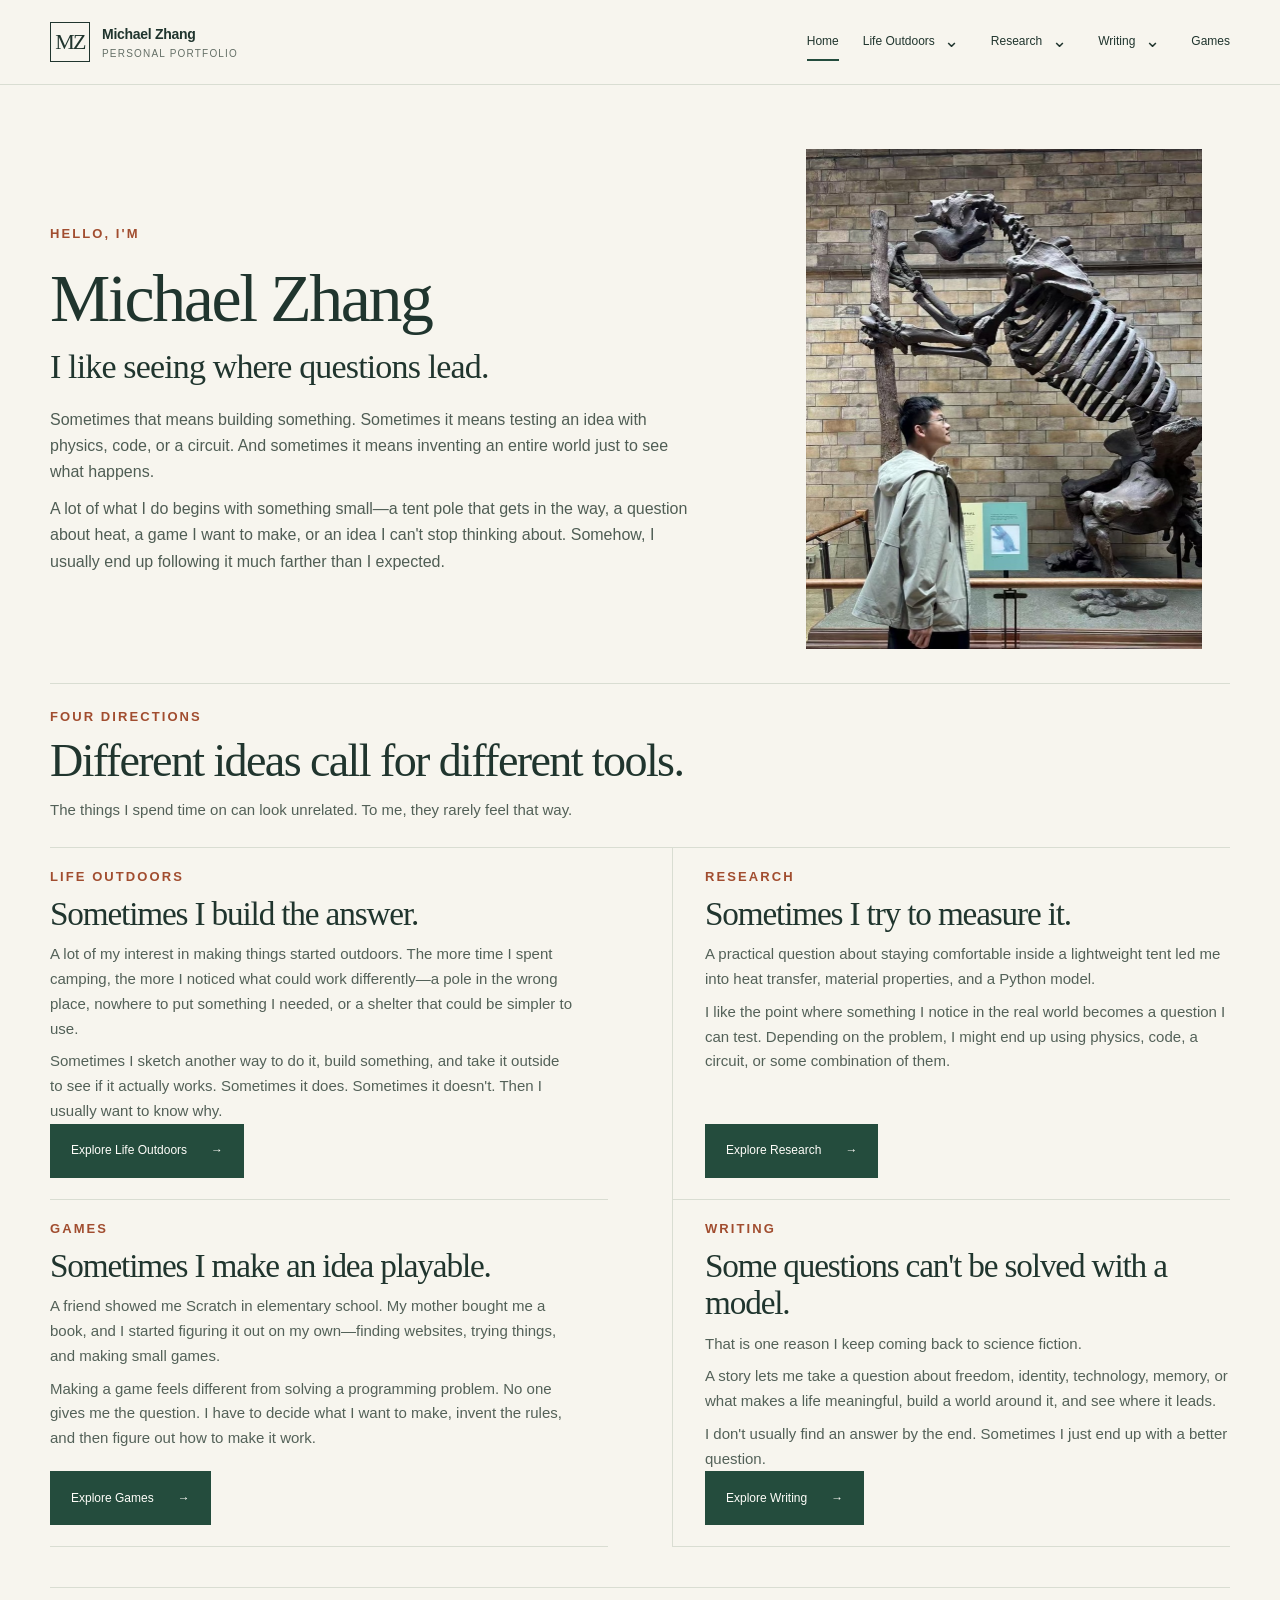
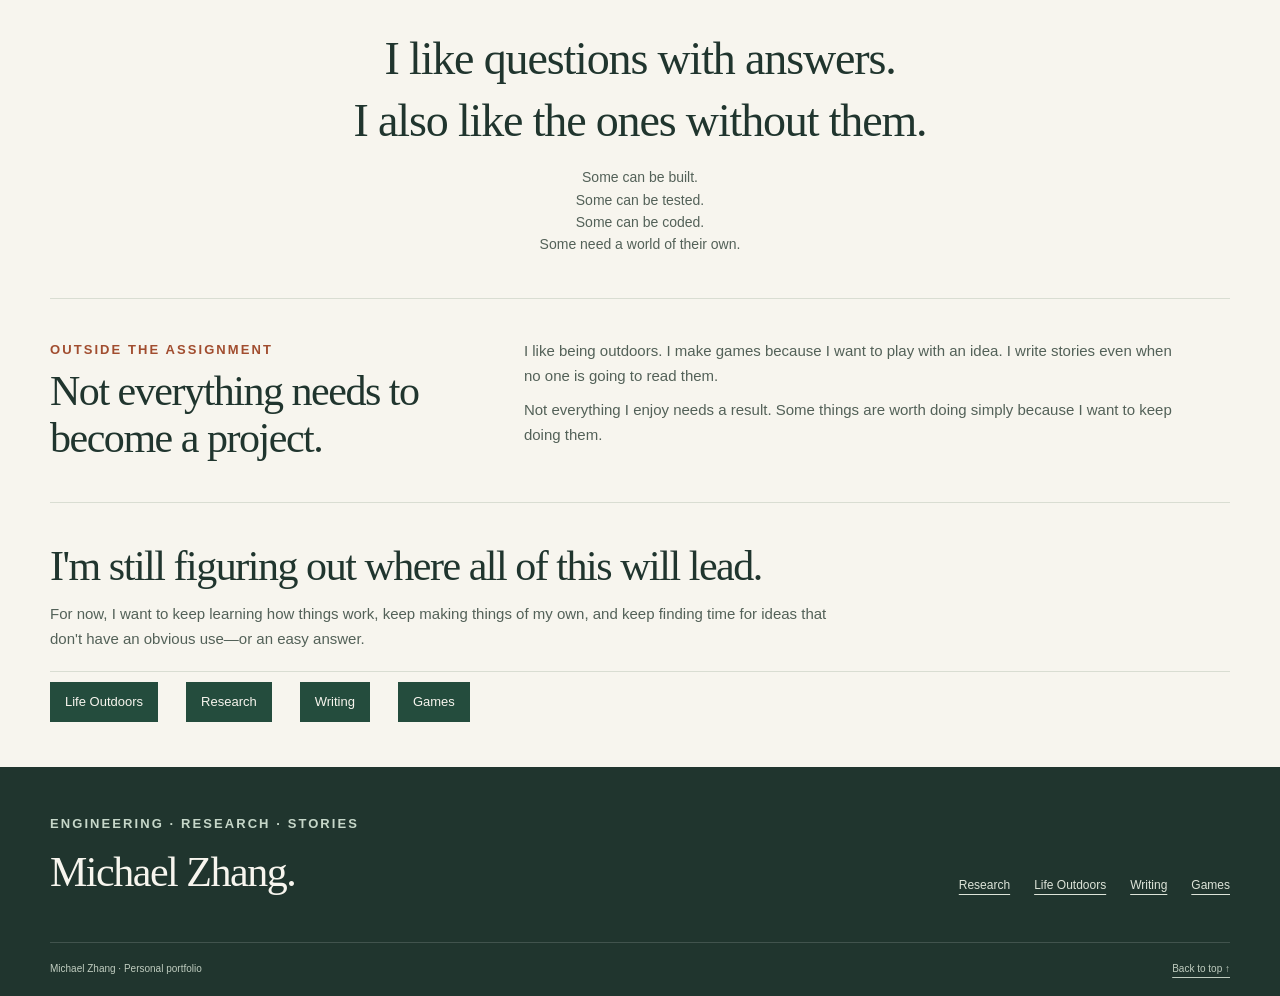
<file: index.html>
<!doctype html>
<html lang="en">
<head>
<meta charset="utf-8">
<meta name="viewport" content="width=device-width, initial-scale=1">
<title>Michael Zhang — Personal Portfolio</title>
<meta name="description" content="Michael Zhang’s personal portfolio: engineering, research, writing, games, and community.">
<link rel="icon" href="assets/favicon.svg" type="image/svg+xml">
<link rel="stylesheet" href="assets/styles.css">
<script src="assets/main.js" defer></script>
<style>
.home-page .home-intro {
  display: grid;
  grid-template-columns: minmax(0, 1.18fr) minmax(250px, .82fr);
  align-items: center;
  gap: clamp(38px, 6vw, 82px);
  padding-block: clamp(48px, 5vw, 68px) clamp(42px, 5vw, 58px);
}
.home-page .home-intro .eyebrow { margin-bottom: 17px; color: var(--rust); }
.home-page .home-intro h1 { max-width: 760px; font-size: clamp(45px, 5.3vw, 68px); }
.home-page .home-intro .home-tagline { margin-top: 8px; font: clamp(26px, 2.7vw, 34px)/1.3 var(--serif); letter-spacing: -.025em; }
.home-page .home-intro-copy { max-width: 680px; margin-top: 17px; color: #4f5d54; font-size: 16px; line-height: 1.65; }
.home-page .home-intro-copy p + p { margin-top: 10px; }
.home-page .home-photo-placeholder { display: grid; place-items: center; min-height: 250px; border: 1px solid var(--line); color: #8a9388; font: 11px/1 var(--sans); letter-spacing: .16em; }
.home-page .home-portrait { display: flex; justify-content: center; align-items: center; margin: 0; }
.home-page .home-portrait img { width: auto; max-width: 100%; max-height: 500px; height: auto; object-fit: contain; }
.home-page .home-intro { padding-bottom: clamp(24px, 3vw, 34px); }
.home-page .home-intro + .home-section { padding-top: 22px; }
.home-page .home-section { padding-block: 40px; border-top: 1px solid var(--line); }
.home-page .home-heading { margin-bottom: 21px; }
.home-page .home-heading .eyebrow { margin-bottom: 8px; color: var(--rust); }
.home-page .home-heading h2 { max-width: 780px; }
.home-page .home-lead { max-width: 650px; margin-top: 11px; color: #536158; font-size: 15px; line-height: 1.65; }
.home-page .direction-grid { display: grid; grid-template-columns: repeat(2, minmax(0, 1fr)); column-gap: clamp(32px, 5vw, 72px); row-gap: 0; margin-top: 24px; border-top: 1px solid var(--line); }
.home-page .direction { min-width: 0; display: flex; flex-direction: column; padding: 18px 0 21px; border-bottom: 1px solid var(--line); }
.home-page .direction:nth-child(odd) { padding-right: clamp(12px, 2.5vw, 34px); }
.home-page .direction:nth-child(even) { padding-left: clamp(12px, 2.5vw, 34px); border-left: 1px solid var(--line); }
.home-page .direction .eyebrow { margin-bottom: 8px; color: var(--rust); }
.home-page .direction h3 { max-width: 470px; font-size: clamp(27px, 2.6vw, 35px); }
.home-page .direction-copy { max-width: 530px; margin-top: 10px; color: #536158; font-size: 15px; line-height: 1.65; }
.home-page .direction-copy p + p { margin-top: 8px; }
.home-page .direction .direction-button { align-self: flex-start; margin-top: auto; padding-top: 12px; min-height: 54px; font-size: 12px; background: var(--green); border-color: var(--green); }
.home-page .direction .direction-button:hover { background: var(--ink); border-color: var(--ink); }
.home-page .coming-soon { display: inline-block; margin-top: 12px; color: var(--muted); font-size: 12px; }
.home-page .quiet-pause { padding-block: 42px; text-align: center; }
.home-page .quiet-pause blockquote { font: clamp(30px, 3.9vw, 46px)/1.28 var(--serif); letter-spacing: -.025em; }
.home-page .quiet-pause blockquote p + p { margin-top: 3px; }
.home-page .quiet-pause .refrain { margin-top: 15px; color: #536158; font-size: 14px; line-height: 1.6; }
.home-page .outside-assignment { display: grid; grid-template-columns: minmax(0, .72fr) minmax(0, 1.28fr); align-items: start; gap: clamp(32px, 6vw, 80px); }
.home-page .outside-assignment .eyebrow { margin-bottom: 8px; color: var(--rust); }
.home-page .outside-assignment h2 { max-width: 480px; font-size: clamp(34px, 3.4vw, 42px); }
.home-page .outside-copy { max-width: 650px; color: #536158; font-size: 15px; line-height: 1.65; }
.home-page .outside-copy p + p { margin-top: 10px; }
.home-page .home-ending { padding-block: 40px 45px; border-top: 1px solid var(--line); }
.home-page .home-ending h2 { max-width: 780px; font-size: clamp(30px, 3.4vw, 42px); }
.home-page .home-ending > p { max-width: 790px; margin-top: 12px; color: #536158; font-size: 15px; line-height: 1.65; }
.home-page .home-links { display: flex; flex-wrap: wrap; gap: 8px 28px; margin-top: 19px; padding-top: 10px; border-top: 1px solid var(--line); }
.home-page .home-links a, .home-page .home-links span { display: inline-flex; align-items: center; min-height: 40px; font-size: 13px; text-decoration: none; }
.home-page .home-links a { padding: 8px 14px; border: 1px solid var(--green); background: var(--green); color: var(--paper); text-decoration: none; }
.home-page .home-links a:hover { border-color: var(--ink); background: var(--ink); color: var(--paper); }
.home-page .home-links span { color: var(--muted); }
.home-page .site-footer { margin-top: 0; }
@media (max-width: 760px) {
  .home-page .home-intro { grid-template-columns: 1fr; gap: 26px; padding-block: 40px 22px; }
  .home-page .home-intro h1 { font-size: clamp(42px, 9.5vw, 58px); }
  .home-page .home-intro-copy { font-size: 15.5px; line-height: 1.65; }
  .home-page .home-photo-placeholder { min-height: 190px; }
  .home-page .home-section { padding-block: 31px; }
  .home-page .home-intro + .home-section { padding-top: 18px; }
  .home-page .home-heading { margin-bottom: 18px; }
  .home-page .home-lead { font-size: 14.5px; }
  .home-page .direction-grid { grid-template-columns: 1fr; margin-top: 20px; }
  .home-page .direction:nth-child(odd), .home-page .direction:nth-child(even) { padding: 18px 0 19px; border-left: 0; }
  .home-page .direction h3 { font-size: clamp(27px, 7vw, 33px); }
  .home-page .direction-copy { font-size: 15px; line-height: 1.65; }
  .home-page .quiet-pause { padding-block: 36px; }
  .home-page .quiet-pause blockquote { font-size: clamp(28px, 7vw, 38px); }
  .home-page .quiet-pause .refrain { font-size: 13.5px; }
  .home-page .outside-assignment { grid-template-columns: 1fr; gap: 14px; }
  .home-page .outside-assignment h2 { font-size: clamp(34px, 8vw, 40px); }
  .home-page .outside-copy { font-size: 15px; line-height: 1.65; }
  .home-page .home-ending { padding-block: 34px 38px; }
  .home-page .home-ending h2 { font-size: clamp(29px, 7vw, 38px); }
  .home-page .home-ending > p { font-size: 15px; }
  .home-page .home-links { gap: 6px 20px; margin-top: 15px; }
}
</style>
</head>
<body class="home-page">
<a class="skip-link" href="#main">Skip to content</a><header class="site-header"><div class="container header-inner"><a class="brand" href="index.html"><span class="monogram">MZ</span><span class="brand-name">Michael Zhang<small>Personal portfolio</small></span></a><button class="menu-toggle" type="button" aria-expanded="false" aria-controls="navigation">Menu</button><nav class="main-nav" id="navigation" aria-label="Main navigation">
<a href="index.html" aria-current="page">Home</a>
<div class="nav-group">
  <div class="nav-parent"><a href="life-outdoors.html">Life Outdoors</a><button class="submenu-toggle" type="button" aria-expanded="false" aria-controls="life-outdoors-submenu" aria-label="Show Life Outdoors pages"><span aria-hidden="true">⌄</span></button></div>
  <div class="nav-submenu" id="life-outdoors-submenu" hidden><a href="life-outdoors.html">Life Outdoors Overview</a><a href="adventures-we-build-together.html">Adventures We Build Together</a><a href="building-my-own-outdoor-space.html">Building My Own Outdoor Space</a></div>
</div>
<div class="nav-group">
  <div class="nav-parent"><a href="research.html">Research</a><button class="submenu-toggle" type="button" aria-expanded="false" aria-controls="research-submenu" aria-label="Show Research pages"><span aria-hidden="true">⌄</span></button></div>
  <div class="nav-submenu" id="research-submenu" hidden><a href="research.html">Research Overview</a><a href="from-camping-to-product-designs.html">From Problems to Designs</a></div>
</div>
<div class="nav-group">
  <div class="nav-parent"><a href="writing.html">Writing</a><button class="submenu-toggle" type="button" aria-expanded="false" aria-controls="writing-submenu" aria-label="Show Writing pages"><span aria-hidden="true">⌄</span></button></div>
  <div class="nav-submenu" id="writing-submenu" hidden><a href="writing.html">Writing Overview</a><a href="icarus.html">Icarus / 伊卡洛斯</a><a href="antarctic-finale.html">The Antarctic Finale / 南极终曲</a><a href="bio-league.html">Bio-League / 生物联盟</a></div>
</div>
<a href="games.html">Games</a>
</nav></div></header>
<main id="main" class="container">
  <section class="home-intro" aria-labelledby="home-title">
    <div>
      <p class="eyebrow">Hello, I'm</p>
      <h1 id="home-title">Michael Zhang</h1>
      <p class="home-tagline">I like seeing where questions lead.</p>
      <div class="home-intro-copy">
        <p>Sometimes that means building something. Sometimes it means testing an idea with physics, code, or a circuit. And sometimes it means inventing an entire world just to see what happens.</p>
        <p>A lot of what I do begins with something small—a tent pole that gets in the way, a question about heat, a game I want to make, or an idea I can't stop thinking about. Somehow, I usually end up following it much farther than I expected.</p>
      </div>
    </div>
    <figure class="home-portrait"><img src="assets/images/michael-dinosaur-museum.jpg" alt="Michael looking up at a dinosaur skeleton in a museum"></figure>
  </section>

  <section class="home-section" aria-labelledby="directions-title">
    <div class="home-heading">
      <p class="eyebrow">Four directions</p>
      <h2 id="directions-title">Different ideas call for different tools.</h2>
      <p class="home-lead">The things I spend time on can look unrelated. To me, they rarely feel that way.</p>
    </div>
    <div class="direction-grid">
      <article class="direction">
        <p class="eyebrow">Life Outdoors</p>
        <h3>Sometimes I build the answer.</h3>
        <div class="direction-copy">
          <p>A lot of my interest in making things started outdoors. The more time I spent camping, the more I noticed what could work differently—a pole in the wrong place, nowhere to put something I needed, or a shelter that could be simpler to use.</p>
          <p>Sometimes I sketch another way to do it, build something, and take it outside to see if it actually works. Sometimes it does. Sometimes it doesn't. Then I usually want to know why.</p>
        </div>
        <a class="button direction-button" href="life-outdoors.html">Explore Life Outdoors <span aria-hidden="true">→</span></a>
      </article>
      <article class="direction">
        <p class="eyebrow">Research</p>
        <h3>Sometimes I try to measure it.</h3>
        <div class="direction-copy">
          <p>A practical question about staying comfortable inside a lightweight tent led me into heat transfer, material properties, and a Python model.</p>
          <p>I like the point where something I notice in the real world becomes a question I can test. Depending on the problem, I might end up using physics, code, a circuit, or some combination of them.</p>
        </div>
        <a class="button direction-button" href="research.html">Explore Research <span aria-hidden="true">→</span></a>
      </article>
      <article class="direction">
        <p class="eyebrow">Games</p>
        <h3>Sometimes I make an idea playable.</h3>
        <div class="direction-copy">
          <p>A friend showed me Scratch in elementary school. My mother bought me a book, and I started figuring it out on my own—finding websites, trying things, and making small games.</p>
          <p>Making a game feels different from solving a programming problem. No one gives me the question. I have to decide what I want to make, invent the rules, and then figure out how to make it work.</p>
        </div>
        <a class="button direction-button" href="games.html">Explore Games <span aria-hidden="true">→</span></a>
      </article>
      <article class="direction">
        <p class="eyebrow">Writing</p>
        <h3>Some questions can't be solved with a model.</h3>
        <div class="direction-copy">
          <p>That is one reason I keep coming back to science fiction.</p>
          <p>A story lets me take a question about freedom, identity, technology, memory, or what makes a life meaningful, build a world around it, and see where it leads.</p>
          <p>I don't usually find an answer by the end. Sometimes I just end up with a better question.</p>
        </div>
        <a class="button direction-button" href="writing.html">Explore Writing <span aria-hidden="true">→</span></a>
      </article>
    </div>
  </section>

  <section class="home-section quiet-pause" aria-label="A quiet pause">
    <blockquote>
      <p>I like questions with answers.</p>
      <p>I also like the ones without them.</p>
    </blockquote>
    <p class="refrain">Some can be built.<br>Some can be tested.<br>Some can be coded.<br>Some need a world of their own.</p>
  </section>

  <section class="home-section outside-assignment" aria-labelledby="outside-title">
    <div>
      <p class="eyebrow">Outside the assignment</p>
      <h2 id="outside-title">Not everything needs to become a project.</h2>
    </div>
    <div class="outside-copy">
      <p>I like being outdoors. I make games because I want to play with an idea. I write stories even when no one is going to read them.</p>
      <p>Not everything I enjoy needs a result. Some things are worth doing simply because I want to keep doing them.</p>
    </div>
  </section>

  <section class="home-ending" aria-labelledby="ending-title">
    <h2 id="ending-title">I'm still figuring out where all of this will lead.</h2>
    <p>For now, I want to keep learning how things work, keep making things of my own, and keep finding time for ideas that don't have an obvious use—or an easy answer.</p>
    <nav class="home-links" aria-label="Explore the site">
      <a class="button" href="life-outdoors.html">Life Outdoors</a>
      <a class="button" href="research.html">Research</a>
      <a class="button" href="writing.html">Writing</a>
      <a class="button" href="games.html">Games</a>
    </nav>
  </section>

</main>
<footer class="site-footer"><div class="container"><div class="footer-top"><div><p class="eyebrow light">Engineering · Research · Stories</p><h2>Michael Zhang.</h2></div><div class="footer-links"><a href="research.html">Research</a><a href="life-outdoors.html">Life Outdoors</a><a href="writing.html">Writing</a><a href="games.html">Games</a></div></div><div class="footer-bottom"><span>Michael Zhang · Personal portfolio</span><a href="#main">Back to top ↑</a></div></div></footer>
</body>
</html>
</file>
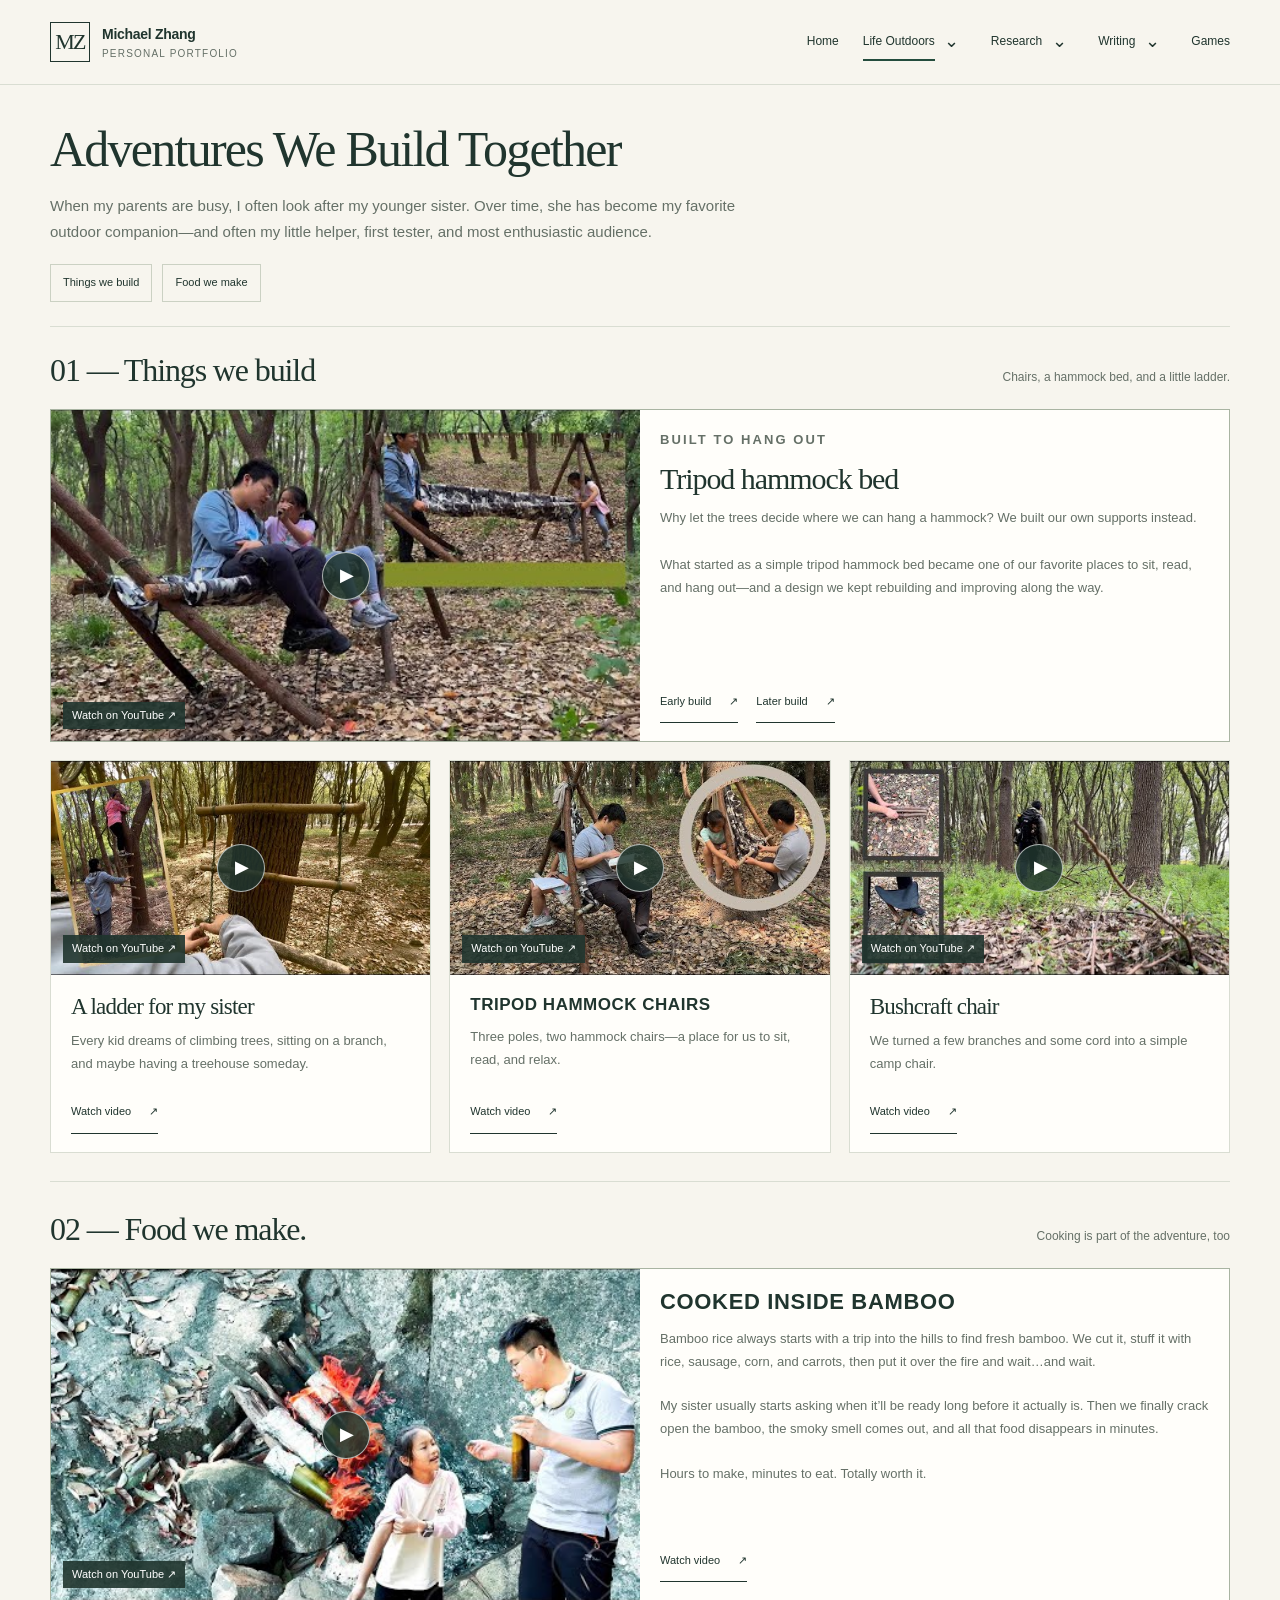
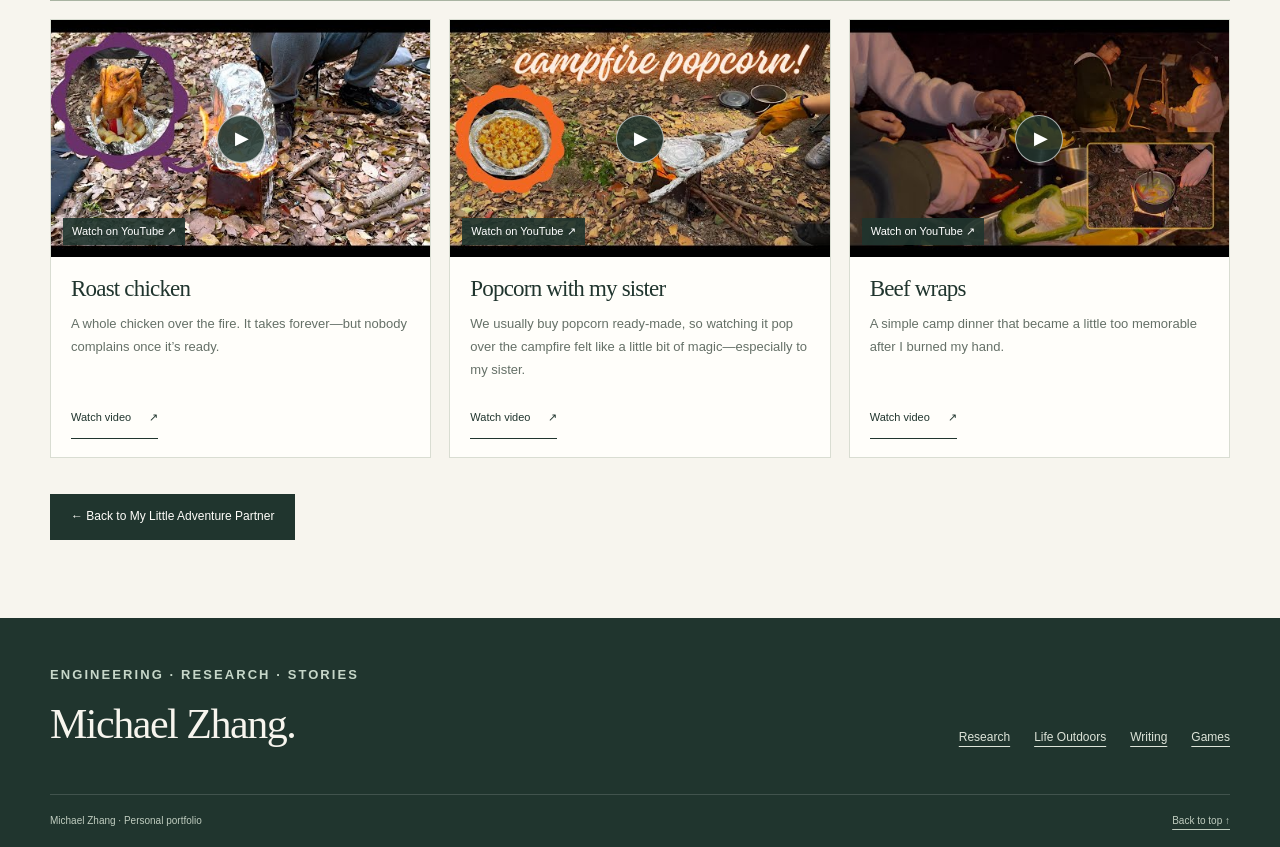
<file: adventures-we-build-together.html>
<!doctype html>
<html lang="en">
<head>
<meta charset="utf-8">
<meta name="viewport" content="width=device-width, initial-scale=1">
<title>Adventures We Build Together — Michael Zhang</title>
<meta name="description" content="Michael Zhang’s personal portfolio: engineering, research, writing, games, and community.">
<link rel="icon" href="assets/favicon.svg" type="image/svg+xml">
<link rel="stylesheet" href="assets/styles.css">
<link rel="stylesheet" href="assets/portfolio-sections.css">
<script src="assets/main.js" defer></script>
<style>
.camping-detail-page #outdoor-builds.section { padding-top: 24px; padding-bottom: 28px; }
.camping-detail-page #camp-cooking.section { padding-top: 28px; padding-bottom: 36px; }
.camping-detail-page #camp-cooking > .section-heading { align-items: baseline; gap: 18px; margin-bottom: 20px; }
.camping-detail-page #camp-cooking > .section-heading h2 { margin: 0; font-size: 32px; line-height: 1.2; }
.camping-detail-page #camp-cooking > .section-heading > p { max-width: none; font-size: 12px; }
@media (max-width: 640px) {
  .camping-detail-page #outdoor-builds.section { padding-top: 20px; padding-bottom: 22px; }
  .camping-detail-page #camp-cooking.section { padding-top: 22px; padding-bottom: 30px; }
  .camping-detail-page #camp-cooking > .section-heading h2 { font-size: 27px; }
}
</style>
</head>
<body class="life-outdoors-page camping-detail-page">
<a class="skip-link" href="#main">Skip to content</a><header class="site-header"><div class="container header-inner"><a class="brand" href="index.html"><span class="monogram">MZ</span><span class="brand-name">Michael Zhang<small>Personal portfolio</small></span></a><button class="menu-toggle" type="button" aria-expanded="false" aria-controls="navigation">Menu</button><nav class="main-nav" id="navigation" aria-label="Main navigation">
<a href="index.html">Home</a>
<div class="nav-group nav-group--current">
  <div class="nav-parent"><a href="life-outdoors.html">Life Outdoors</a><button class="submenu-toggle" type="button" aria-expanded="false" aria-controls="life-outdoors-submenu" aria-label="Show Life Outdoors pages"><span aria-hidden="true">⌄</span></button></div>
  <div class="nav-submenu" id="life-outdoors-submenu" hidden><a href="life-outdoors.html">Life Outdoors Overview</a><a href="adventures-we-build-together.html" aria-current="page">Adventures We Build Together</a><a href="building-my-own-outdoor-space.html">Building My Own Outdoor Space</a></div>
</div>
<div class="nav-group">
  <div class="nav-parent"><a href="research.html">Research</a><button class="submenu-toggle" type="button" aria-expanded="false" aria-controls="research-submenu" aria-label="Show Research pages"><span aria-hidden="true">⌄</span></button></div>
  <div class="nav-submenu" id="research-submenu" hidden><a href="research.html">Research Overview</a><a href="from-camping-to-product-designs.html">From Problems to Designs</a></div>
</div>
<div class="nav-group">
  <div class="nav-parent"><a href="writing.html">Writing</a><button class="submenu-toggle" type="button" aria-expanded="false" aria-controls="writing-submenu" aria-label="Show Writing pages"><span aria-hidden="true">⌄</span></button></div>
  <div class="nav-submenu" id="writing-submenu" hidden><a href="writing.html">Writing Overview</a><a href="icarus.html">Icarus / 伊卡洛斯</a><a href="antarctic-finale.html">The Antarctic Finale / 南极终曲</a><a href="bio-league.html">Bio-League / 生物联盟</a></div>
</div>
<a href="games.html">Games</a>
</nav></div></header>
<main id="main" class="container">
<section class="page-intro inv-detail-intro">
  <h1>Adventures We Build Together</h1>
  <p class="camping-detail-summary">When my parents are busy, I often look after my younger sister. Over time, she has become my favorite outdoor companion—and often my little helper, first tester, and most enthusiastic audience.</p>
  <nav class="page-jumps" aria-label="On this page"><a href="#outdoor-builds">Things we build</a><a href="#camp-cooking">Food we make</a></nav>
</section>
<section class="section" id="outdoor-builds" aria-labelledby="outdoor-builds-title">
  <div class="section-heading"><h2 id="outdoor-builds-title">01 — Things we build</h2><p>Chairs, a hammock bed, and a little ladder.</p></div>
  <div class="inv-project-grid">
<article class="project-card inv-card inv-card--featured" id="tripod-hammock-bed" data-video-status="available">
  <a class="card-media camping-video-cover" href="https://www.youtube.com/watch?v=7uJd5_tEkw8&amp;t=10s" target="_blank" rel="noopener noreferrer" aria-label="Watch Tripod hammock bed on YouTube"><img src="assets/images/hammock-first-video.jpg" alt="Tripod hammock bed video thumbnail" width="480" height="360"><span class="camping-cover-play" aria-hidden="true">▶</span><span class="camping-cover-label">Watch on YouTube <span aria-hidden="true">↗</span></span></a>
  <div class="card-copy"><p class="eyebrow">BUILT TO HANG OUT</p><h3>Tripod hammock bed</h3>
    <p class="camping-build-story">Why let the trees decide where we can hang a hammock? We built our own supports instead.</p>
    <p class="camping-build-story">What started as a simple tripod hammock bed became one of our favorite places to sit, read, and hang out—and a design we kept rebuilding and improving along the way.</p>
    <div class="inv-card-actions"><a class="text-link" href="https://www.youtube.com/watch?v=7uJd5_tEkw8&amp;t=10s" target="_blank" rel="noopener noreferrer">Early build <span aria-hidden="true">↗</span></a><a class="text-link" href="https://www.youtube.com/watch?v=0KfqO7uS2k4" target="_blank" rel="noopener noreferrer">Later build <span aria-hidden="true">↗</span></a></div>
  </div>
</article>
<article class="project-card inv-card" id="sister" data-video-status="available">
  <a class="card-media camping-video-cover" href="https://www.youtube.com/watch?v=y9ZKuuQuy-M" target="_blank" rel="noopener noreferrer" aria-label="Watch A ladder for my sister on YouTube"><img src="assets/images/ladder-video.jpg" alt="A ladder for my sister video thumbnail" width="480" height="360" loading="lazy"><span class="camping-cover-play" aria-hidden="true">▶</span><span class="camping-cover-label">Watch on YouTube <span aria-hidden="true">↗</span></span></a>
  <div class="card-copy"><h3>A ladder for my sister</h3>
    <p>Every kid dreams of climbing trees, sitting on a branch, and maybe having a treehouse someday.</p>
    <div class="inv-card-actions"><a class="text-link" href="https://www.youtube.com/watch?v=y9ZKuuQuy-M" target="_blank" rel="noopener noreferrer">Watch video <span aria-hidden="true">↗</span></a></div>
  </div>
</article>
<article class="project-card inv-card" id="tripod-chair" data-video-status="available">
  <a class="card-media camping-video-cover" href="https://www.youtube.com/watch?v=ZHLINvt6bnk" target="_blank" rel="noopener noreferrer" aria-label="Watch Tripod hammock chairs on YouTube"><img src="assets/images/tripod-chair-video.jpg" alt="Tripod hammock chair video thumbnail" width="480" height="360" loading="lazy"><span class="camping-cover-play" aria-hidden="true">▶</span><span class="camping-cover-label">Watch on YouTube <span aria-hidden="true">↗</span></span></a>
  <div class="card-copy"><h3>TRIPOD HAMMOCK CHAIRS</h3>
    <p>Three poles, two hammock chairs—a place for us to sit, read, and relax.</p>
    <div class="inv-card-actions"><a class="text-link" href="https://www.youtube.com/watch?v=ZHLINvt6bnk" target="_blank" rel="noopener noreferrer">Watch video <span aria-hidden="true">↗</span></a></div>
  </div>
</article>
<article class="project-card inv-card" id="bushcraft-chair" data-video-status="available">
  <a class="card-media camping-video-cover" href="https://www.youtube.com/watch?v=XOnP_wbihKA" target="_blank" rel="noopener noreferrer" aria-label="Watch Bushcraft chair on YouTube"><img src="assets/images/bushcraft-chair-video.jpg" alt="Bushcraft chair video thumbnail" width="480" height="360" loading="lazy"><span class="camping-cover-play" aria-hidden="true">▶</span><span class="camping-cover-label">Watch on YouTube <span aria-hidden="true">↗</span></span></a>
  <div class="card-copy"><h3>Bushcraft chair</h3>
    <p>We turned a few branches and some cord into a simple camp chair.</p>
    <div class="inv-card-actions"><a class="text-link" href="https://www.youtube.com/watch?v=XOnP_wbihKA" target="_blank" rel="noopener noreferrer">Watch video <span aria-hidden="true">↗</span></a></div>
  </div>
</article>
  </div>
</section>
<section class="section" id="camp-cooking" aria-labelledby="camp-cooking-title">
  <div class="section-heading"><h2 id="camp-cooking-title">02 — Food we make.</h2><p>Cooking is part of the adventure, too</p></div>
  <div class="inv-project-grid">
<article class="project-card inv-card inv-card--featured" id="bamboo-rice" data-video-status="available">
  <a class="card-media camping-video-cover" href="https://www.youtube.com/watch?v=zn0WvlFsv1c" target="_blank" rel="noopener noreferrer" aria-label="Watch bamboo rice on YouTube"><img src="assets/images/bamboo-rice-video.jpg" alt="bamboo rice video thumbnail" width="480" height="360" loading="lazy"><span class="camping-cover-play" aria-hidden="true">▶</span><span class="camping-cover-label">Watch on YouTube <span aria-hidden="true">↗</span></span></a>
  <div class="card-copy"><h3>COOKED INSIDE BAMBOO</h3>
    <p class="camping-food-story">Bamboo rice always starts with a trip into the hills to find fresh bamboo. We cut it, stuff it with rice, sausage, corn, and carrots, then put it over the fire and wait…and wait.</p>
    <p class="camping-food-story">My sister usually starts asking when it’ll be ready long before it actually is. Then we finally crack open the bamboo, the smoky smell comes out, and all that food disappears in minutes.</p>
    <p class="camping-food-story">Hours to make, minutes to eat. Totally worth it.</p>
    <div class="inv-card-actions"><a class="text-link" href="https://www.youtube.com/watch?v=zn0WvlFsv1c" target="_blank" rel="noopener noreferrer">Watch video <span aria-hidden="true">↗</span></a></div>
  </div>
</article>
<article class="project-card inv-card" id="roast-chicken" data-video-status="available">
  <a class="card-media camping-video-cover" href="https://www.youtube.com/watch?v=2eKSUyb6lok" target="_blank" rel="noopener noreferrer" aria-label="Watch Roast chicken on YouTube"><img src="assets/images/roast-chicken-video.jpg" alt="Roast chicken video thumbnail" width="480" height="360" loading="lazy"><span class="camping-cover-play" aria-hidden="true">▶</span><span class="camping-cover-label">Watch on YouTube <span aria-hidden="true">↗</span></span></a>
  <div class="card-copy"><h3>Roast chicken</h3>
    <p class="camping-food-story">A whole chicken over the fire. It takes forever—but nobody complains once it’s ready.</p>
    <div class="inv-card-actions"><a class="text-link" href="https://www.youtube.com/watch?v=2eKSUyb6lok" target="_blank" rel="noopener noreferrer">Watch video <span aria-hidden="true">↗</span></a></div>
  </div>
</article>
<article class="project-card inv-card" id="popcorn" data-video-status="available">
  <a class="card-media camping-video-cover" href="https://www.youtube.com/watch?v=pePLDg0b_oM&amp;t=8s" target="_blank" rel="noopener noreferrer" aria-label="Watch Popcorn with my sister on YouTube"><img src="assets/images/popcorn-video.jpg" alt="Popcorn with my sister video thumbnail" width="480" height="360" loading="lazy"><span class="camping-cover-play" aria-hidden="true">▶</span><span class="camping-cover-label">Watch on YouTube <span aria-hidden="true">↗</span></span></a>
  <div class="card-copy"><h3>Popcorn with my sister</h3>
    <p class="camping-food-story">We usually buy popcorn ready-made, so watching it pop over the campfire felt like a little bit of magic—especially to my sister.</p>
    <div class="inv-card-actions"><a class="text-link" href="https://www.youtube.com/watch?v=pePLDg0b_oM&amp;t=8s" target="_blank" rel="noopener noreferrer">Watch video <span aria-hidden="true">↗</span></a></div>
  </div>
</article>
<article class="project-card inv-card" id="beef-wraps" data-video-status="available">
  <a class="card-media camping-video-cover" href="https://www.youtube.com/watch?v=Q6wlWp8fe38&amp;pp=0gcJCTcMAYcqIYzv" target="_blank" rel="noopener noreferrer" aria-label="Watch Beef wraps on YouTube"><img src="assets/images/beef-wraps-video.jpg" alt="Beef wraps video thumbnail" width="480" height="360" loading="lazy"><span class="camping-cover-play" aria-hidden="true">▶</span><span class="camping-cover-label">Watch on YouTube <span aria-hidden="true">↗</span></span></a>
  <div class="card-copy"><h3>Beef wraps</h3>
    <p class="camping-food-story">A simple camp dinner that became a little too memorable after I burned my hand.</p>
    <div class="inv-card-actions"><a class="text-link" href="https://www.youtube.com/watch?v=Q6wlWp8fe38&amp;pp=0gcJCTcMAYcqIYzv" target="_blank" rel="noopener noreferrer">Watch video <span aria-hidden="true">↗</span></a></div>
  </div>
</article>
  </div>
</section>
    <div class="camping-detail-return"><a class="button" href="life-outdoors.html#camping">← Back to My Little Adventure Partner</a></div>
</main>
<footer class="site-footer"><div class="container"><div class="footer-top"><div><p class="eyebrow light">Engineering · Research · Stories</p><h2>Michael Zhang.</h2></div><div class="footer-links"><a href="research.html">Research</a><a href="life-outdoors.html">Life Outdoors</a><a href="writing.html">Writing</a><a href="games.html">Games</a></div></div><div class="footer-bottom"><span>Michael Zhang · Personal portfolio</span><a href="#main">Back to top ↑</a></div></div></footer>
</body>
</html>
</file>
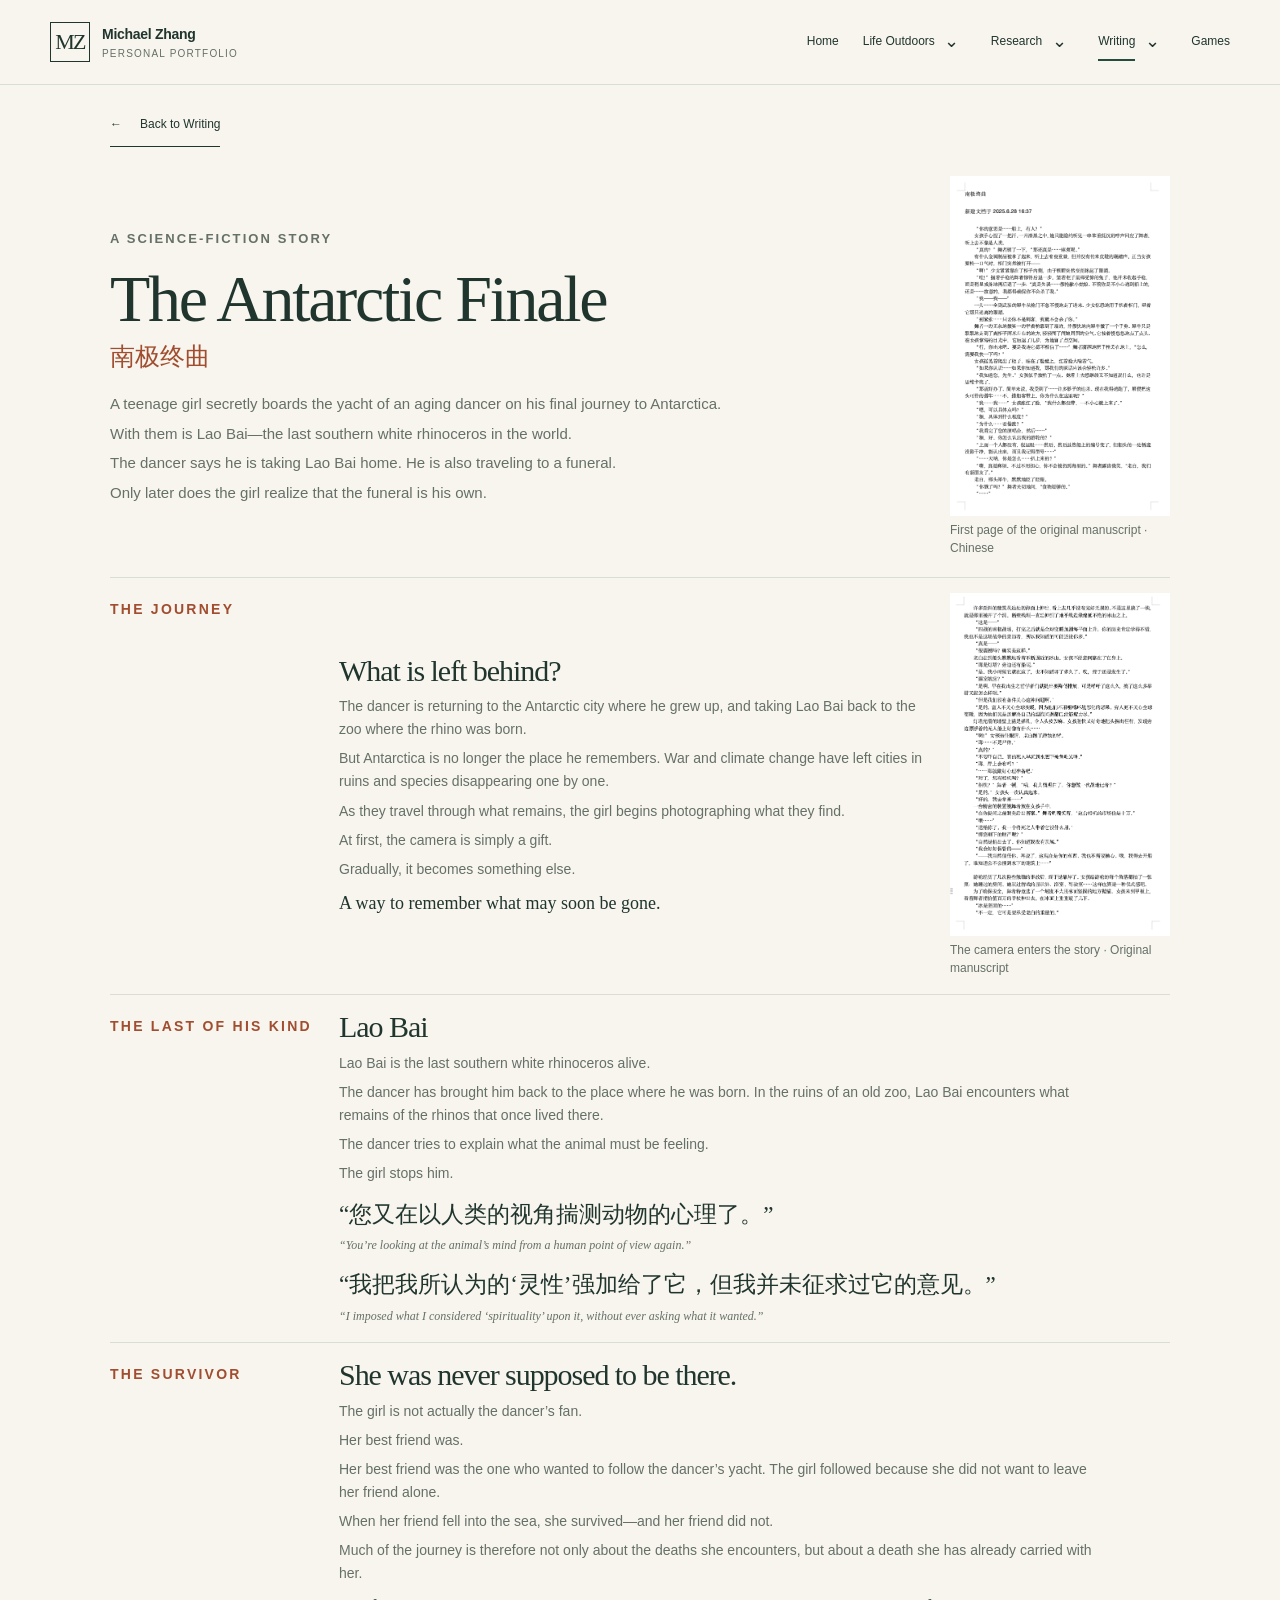
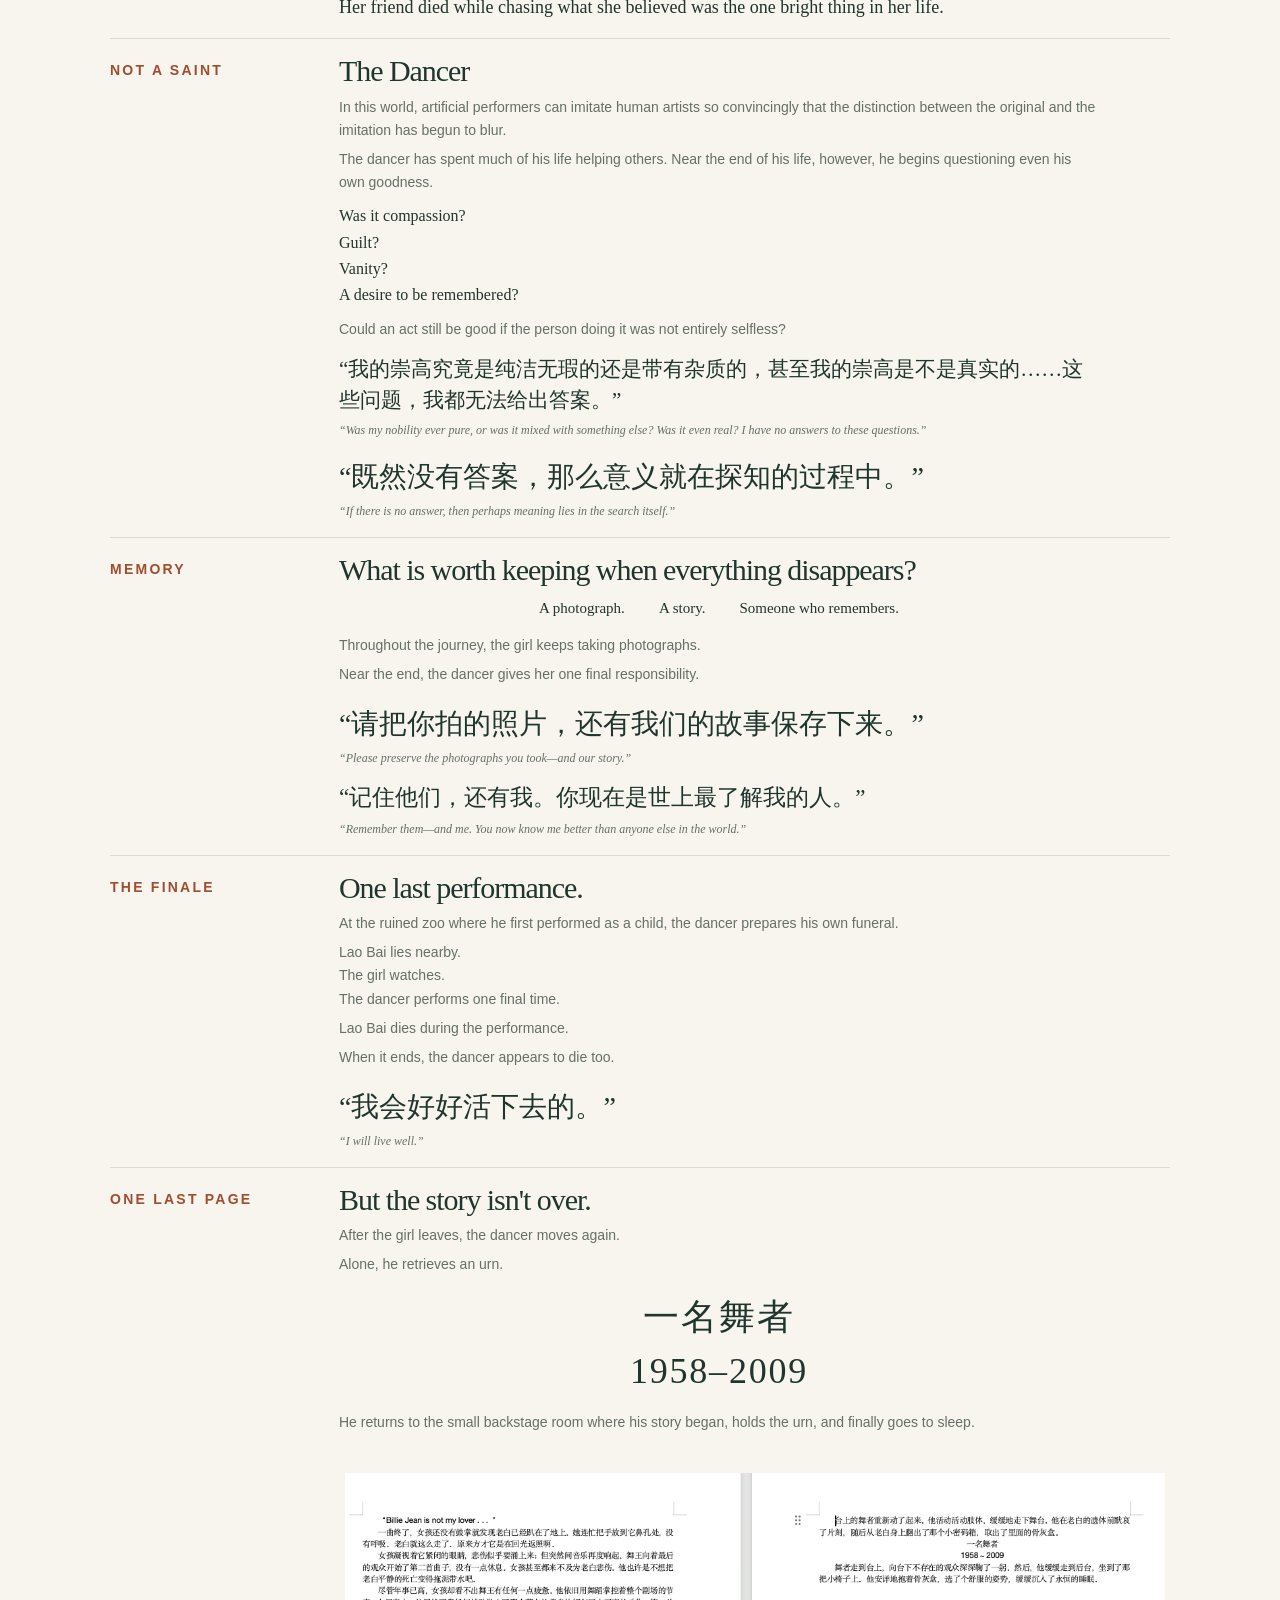
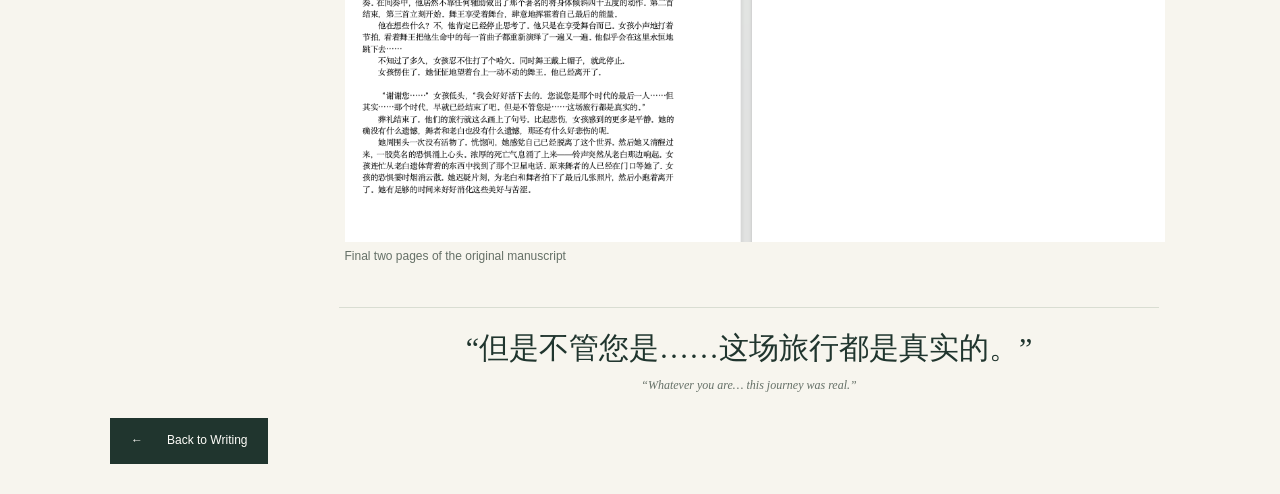
<file: antarctic-finale.html>
<!doctype html>
<html lang="en">
<head>
<meta charset="utf-8">
<meta name="viewport" content="width=device-width, initial-scale=1">
<title>The Antarctic Finale / 南极终曲 — Michael Zhang</title>
<meta name="description" content="A concise introduction to The Antarctic Finale, a science-fiction story about a journey, memory, disappearance, and being remembered.">
<link rel="icon" href="assets/favicon.svg" type="image/svg+xml">
<link rel="stylesheet" href="assets/styles.css">
<link rel="stylesheet" href="assets/antarctic-finale.css">
<script src="assets/main.js" defer></script>
</head>
<body class="antarctic-finale-page">
<a class="skip-link" href="#main">Skip to content</a>
<header class="site-header"><div class="container header-inner"><a class="brand" href="index.html"><span class="monogram">MZ</span><span class="brand-name">Michael Zhang<small>Personal portfolio</small></span></a><button class="menu-toggle" type="button" aria-expanded="false" aria-controls="navigation">Menu</button><nav class="main-nav" id="navigation" aria-label="Main navigation">
<a href="index.html">Home</a>
<div class="nav-group"><div class="nav-parent"><a href="life-outdoors.html">Life Outdoors</a><button class="submenu-toggle" type="button" aria-expanded="false" aria-controls="life-outdoors-submenu" aria-label="Show Life Outdoors pages"><span aria-hidden="true">⌄</span></button></div><div class="nav-submenu" id="life-outdoors-submenu" hidden><a href="life-outdoors.html">Life Outdoors Overview</a><a href="adventures-we-build-together.html">Adventures We Build Together</a><a href="building-my-own-outdoor-space.html">Building My Own Outdoor Space</a></div></div>
<div class="nav-group"><div class="nav-parent"><a href="research.html">Research</a><button class="submenu-toggle" type="button" aria-expanded="false" aria-controls="research-submenu" aria-label="Show Research pages"><span aria-hidden="true">⌄</span></button></div><div class="nav-submenu" id="research-submenu" hidden><a href="research.html">Research Overview</a><a href="from-camping-to-product-designs.html">From Problems to Designs</a></div></div>
<div class="nav-group nav-group--current"><div class="nav-parent"><a href="writing.html">Writing</a><button class="submenu-toggle" type="button" aria-expanded="false" aria-controls="writing-submenu" aria-label="Show Writing pages"><span aria-hidden="true">⌄</span></button></div><div class="nav-submenu" id="writing-submenu" hidden><a href="writing.html">Writing Overview</a><a href="icarus.html">Icarus / 伊卡洛斯</a><a href="antarctic-finale.html" aria-current="page">The Antarctic Finale / 南极终曲</a><a href="bio-league.html">Bio-League / 生物联盟</a></div></div>
<a href="games.html">Games</a>
</nav></div></header>
<main id="main" class="container antarctic-finale-container">
  <div class="antarctic-back-row"><a class="text-link" href="writing.html"><span aria-hidden="true">←</span> Back to Writing</a></div>
  <header class="antarctic-hero">
    <div class="antarctic-hero-copy">
      <p class="eyebrow">A SCIENCE-FICTION STORY</p>
      <h1>The Antarctic Finale</h1>
      <p class="antarctic-title-cn">南极终曲</p>
      <div class="antarctic-intro">
        <p>A teenage girl secretly boards the yacht of an aging dancer on his final journey to Antarctica.</p>
        <p>With them is Lao Bai—the last southern white rhinoceros in the world.</p>
        <p>The dancer says he is taking Lao Bai home. He is also traveling to a funeral.</p>
        <p>Only later does the girl realize that the funeral is his own.</p>
      </div>
    </div>
    <figure class="antarctic-manuscript antarctic-manuscript--hero">
      <a href="assets/images/antarctic-finale-first-page.png" target="_blank" rel="noopener noreferrer" aria-label="View the first page of the original Antarctic Finale manuscript">
        <img src="assets/images/antarctic-finale-first-page.png" alt="First page of the original 南极终曲 manuscript, shown in full" width="1092" height="1690">
      </a>
      <figcaption>First page of the original manuscript · Chinese</figcaption>
    </figure>
  </header>

  <section class="antarctic-section antarctic-journey">
    <p class="eyebrow">THE JOURNEY</p>
    <div class="antarctic-journey-layout">
      <div class="antarctic-section-content">
        <h2>What is left behind?</h2>
        <p>The dancer is returning to the Antarctic city where he grew up, and taking Lao Bai back to the zoo where the rhino was born.</p>
        <p>But Antarctica is no longer the place he remembers. War and climate change have left cities in ruins and species disappearing one by one.</p>
        <p>As they travel through what remains, the girl begins photographing what they find.</p>
        <p>At first, the camera is simply a gift.</p>
        <p>Gradually, it becomes something else.</p>
        <p class="antarctic-highlight">A way to remember what may soon be gone.</p>
      </div>
      <figure class="antarctic-manuscript antarctic-manuscript--camera">
        <a href="assets/images/antarctic-finale-camera-page.png" target="_blank" rel="noopener noreferrer" aria-label="View the complete manuscript page where the camera enters the story">
          <img src="assets/images/antarctic-finale-camera-page.png" alt="Complete original manuscript page in which the dancer gives the girl a camera" width="1078" height="1678" loading="lazy">
        </a>
        <figcaption>The camera enters the story · Original manuscript</figcaption>
      </figure>
    </div>
  </section>

  <section class="antarctic-section">
    <p class="eyebrow">THE LAST OF HIS KIND</p>
    <div class="antarctic-section-content">
      <h2>Lao Bai</h2>
      <p>Lao Bai is the last southern white rhinoceros alive.</p>
      <p>The dancer has brought him back to the place where he was born. In the ruins of an old zoo, Lao Bai encounters what remains of the rhinos that once lived there.</p>
      <p>The dancer tries to explain what the animal must be feeling.</p>
      <p>The girl stops him.</p>
      <blockquote class="antarctic-original">“您又在以人类的视角揣测动物的心理了。”</blockquote>
      <p class="antarctic-translation">“You’re looking at the animal’s mind from a human point of view again.”</p>
      <blockquote class="antarctic-original antarctic-original--follow">“我把我所认为的‘灵性’强加给了它，但我并未征求过它的意见。”</blockquote>
      <p class="antarctic-translation">“I imposed what I considered ‘spirituality’ upon it, without ever asking what it wanted.”</p>
    </div>
  </section>

  <section class="antarctic-section antarctic-survivor">
    <p class="eyebrow">THE SURVIVOR</p>
    <div class="antarctic-section-content">
      <h2>She was never supposed to be there.</h2>
      <p>The girl is not actually the dancer’s fan.</p>
      <p>Her best friend was.</p>
      <p>Her best friend was the one who wanted to follow the dancer’s yacht. The girl followed because she did not want to leave her friend alone.</p>
      <p>When her friend fell into the sea, she survived—and her friend did not.</p>
      <p>Much of the journey is therefore not only about the deaths she encounters, but about a death she has already carried with her.</p>
      <p class="antarctic-highlight">Her friend died while chasing what she believed was the one bright thing in her life.</p>
    </div>
  </section>

  <section class="antarctic-section antarctic-dancer">
    <p class="eyebrow">NOT A SAINT</p>
    <div class="antarctic-section-content">
      <h2>The Dancer</h2>
      <p>In this world, artificial performers can imitate human artists so convincingly that the distinction between the original and the imitation has begun to blur.</p>
      <p>The dancer has spent much of his life helping others. Near the end of his life, however, he begins questioning even his own goodness.</p>
      <p class="antarctic-questions">Was it compassion?<br>Guilt?<br>Vanity?<br>A desire to be remembered?</p>
      <p>Could an act still be good if the person doing it was not entirely selfless?</p>
      <blockquote class="antarctic-original antarctic-original--long">“我的崇高究竟是纯洁无瑕的还是带有杂质的，甚至我的崇高是不是真实的……这些问题，我都无法给出答案。”</blockquote>
      <p class="antarctic-translation">“Was my nobility ever pure, or was it mixed with something else? Was it even real? I have no answers to these questions.”</p>
      <blockquote class="antarctic-original antarctic-original--emphasis">“既然没有答案，那么意义就在探知的过程中。”</blockquote>
      <p class="antarctic-translation">“If there is no answer, then perhaps meaning lies in the search itself.”</p>
    </div>
  </section>

  <section class="antarctic-section antarctic-memory">
    <p class="eyebrow">MEMORY</p>
    <div class="antarctic-section-content">
      <h2>What is worth keeping when everything disappears?</h2>
      <ul class="antarctic-keeps">
        <li>A photograph.</li><li>A story.</li><li>Someone who remembers.</li>
      </ul>
      <p>Throughout the journey, the girl keeps taking photographs.</p>
      <p>Near the end, the dancer gives her one final responsibility.</p>
      <blockquote class="antarctic-original antarctic-original--emphasis">“请把你拍的照片，还有我们的故事保存下来。”</blockquote>
      <p class="antarctic-translation">“Please preserve the photographs you took—and our story.”</p>
      <blockquote class="antarctic-original antarctic-original--follow">“记住他们，还有我。你现在是世上最了解我的人。”</blockquote>
      <p class="antarctic-translation">“Remember them—and me. You now know me better than anyone else in the world.”</p>
    </div>
  </section>

  <section class="antarctic-section antarctic-finale">
    <p class="eyebrow">THE FINALE</p>
    <div class="antarctic-section-content">
      <h2>One last performance.</h2>
      <p>At the ruined zoo where he first performed as a child, the dancer prepares his own funeral.</p>
      <p>Lao Bai lies nearby.<br>The girl watches.<br>The dancer performs one final time.</p>
      <p>Lao Bai dies during the performance.</p>
      <p>When it ends, the dancer appears to die too.</p>
      <blockquote class="antarctic-original antarctic-original--emphasis">“我会好好活下去的。”</blockquote>
      <p class="antarctic-translation">“I will live well.”</p>
    </div>
  </section>

  <section class="antarctic-section antarctic-ending">
    <p class="eyebrow">ONE LAST PAGE</p>
    <div class="antarctic-section-content">
      <h2>But the story isn't over.</h2>
      <p>After the girl leaves, the dancer moves again.</p>
      <p>Alone, he retrieves an urn.</p>
      <div class="antarctic-inscription" lang="zh">一名舞者<br>1958–2009</div>
      <p>He returns to the small backstage room where his story began, holds the urn, and finally goes to sleep.</p>
    </div>
    <figure class="antarctic-manuscript antarctic-manuscript--final-spread">
      <a href="assets/images/antarctic-finale-final-pages.png" target="_blank" rel="noopener noreferrer" aria-label="View both final pages of the original Antarctic Finale manuscript">
        <img src="assets/images/antarctic-finale-final-pages.png" alt="Both final pages of the original 南极终曲 manuscript, displayed together with the full blank area on the final page" width="2430" height="1094" loading="lazy">
      </a>
      <figcaption>Final two pages of the original manuscript</figcaption>
    </figure>
    <div class="antarctic-final-line">
      <blockquote class="antarctic-original">“但是不管您是……这场旅行都是真实的。”</blockquote>
      <p class="antarctic-translation">“Whatever you are… this journey was real.”</p>
    </div>
  </section>
  <div class="antarctic-back-row antarctic-back-row--bottom"><a class="button" href="writing.html"><span aria-hidden="true">←</span> Back to Writing</a></div>
</main>
</body>
</html>
</file>
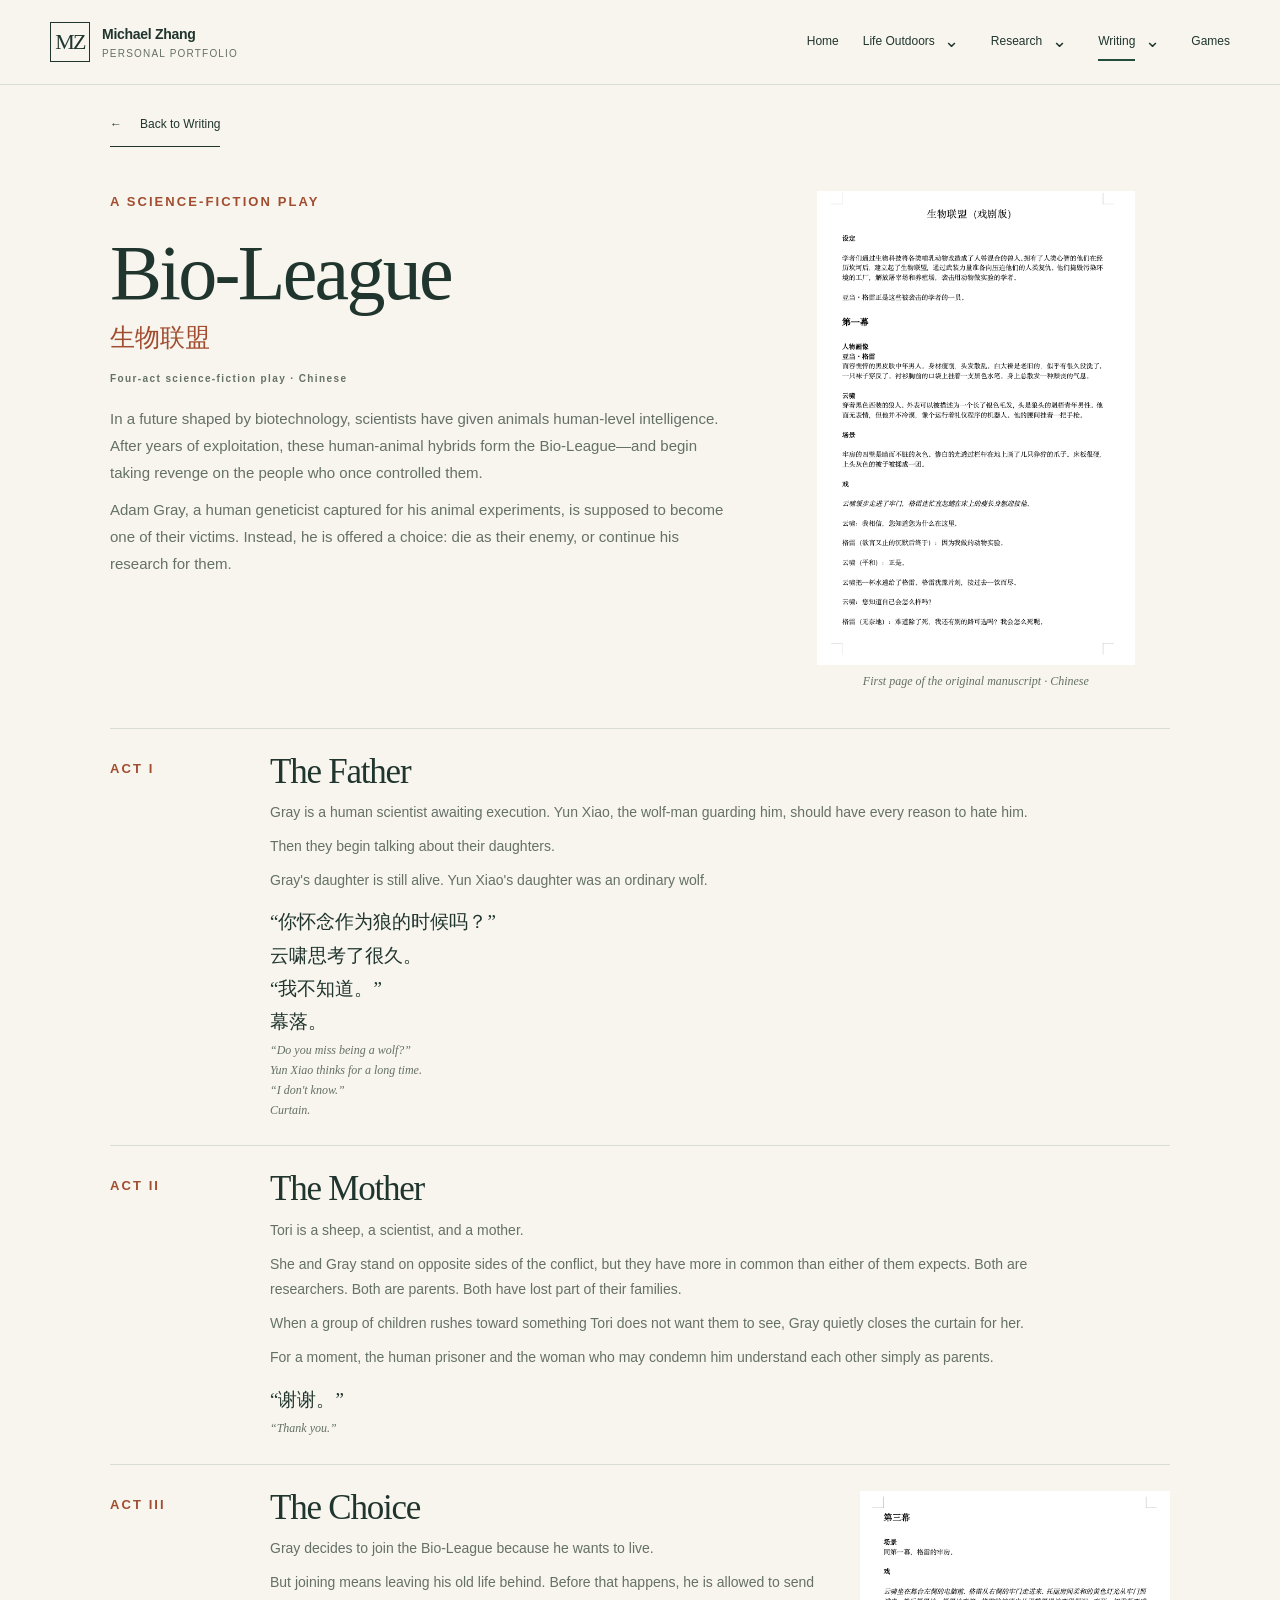
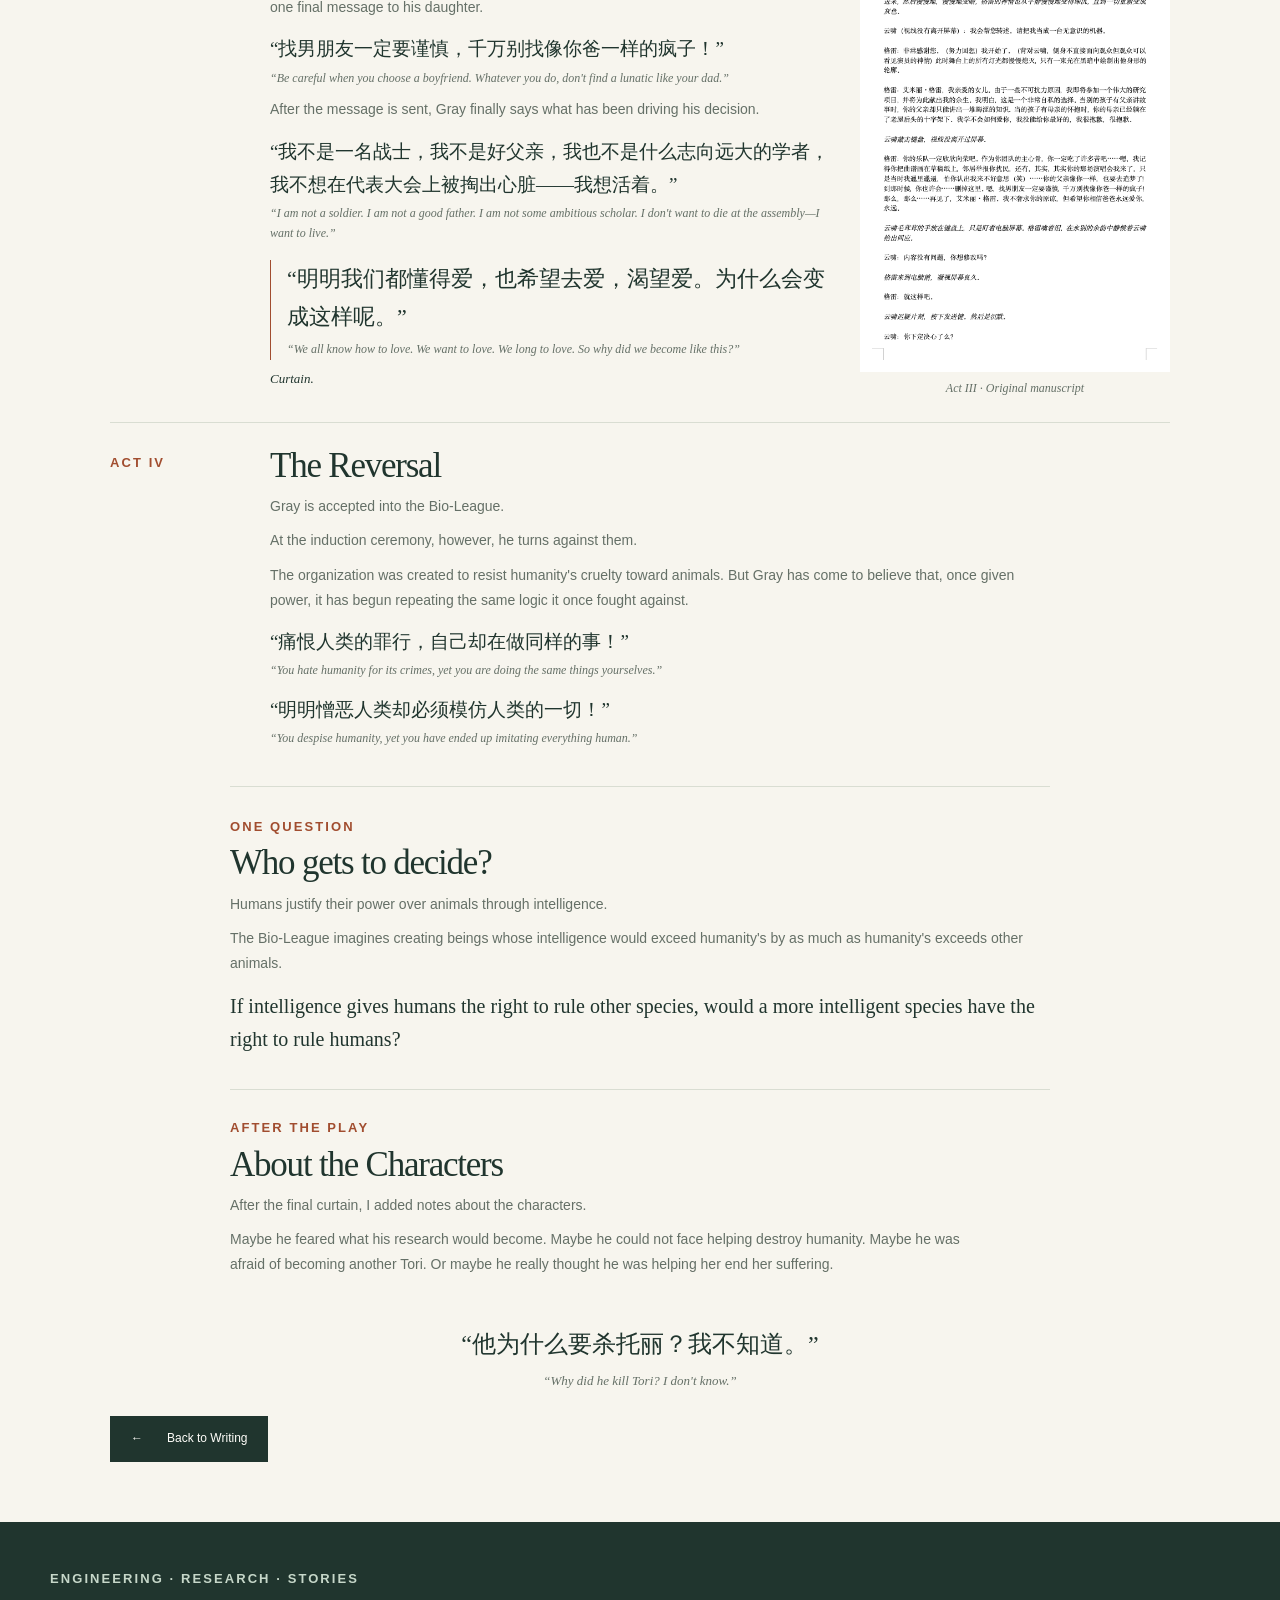
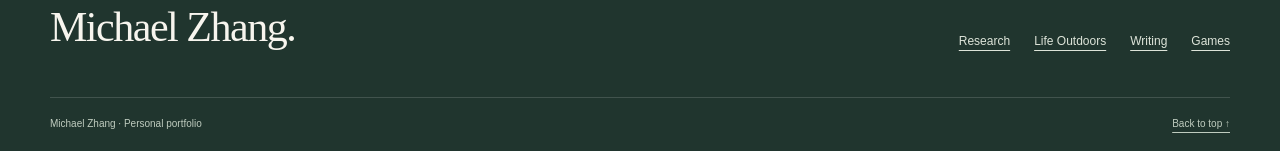
<file: bio-league.html>
<!doctype html>
<html lang="en">
<head>
<meta charset="utf-8">
<meta name="viewport" content="width=device-width, initial-scale=1">
<title>Bio-League / 生物联盟 — Michael Zhang</title>
<meta name="description" content="Bio-League, a four-act science-fiction play in Chinese by Michael Zhang.">
<link rel="icon" href="assets/favicon.svg" type="image/svg+xml">
<link rel="stylesheet" href="assets/styles.css">
<link rel="stylesheet" href="assets/bio-league.css">
<script src="assets/main.js" defer></script>
</head>
<body class="bio-league-page">
<a class="skip-link" href="#main">Skip to content</a>
<header class="site-header"><div class="container header-inner"><a class="brand" href="index.html"><span class="monogram">MZ</span><span class="brand-name">Michael Zhang<small>Personal portfolio</small></span></a><button class="menu-toggle" type="button" aria-expanded="false" aria-controls="navigation">Menu</button><nav class="main-nav" id="navigation" aria-label="Main navigation">
<a href="index.html">Home</a>
<div class="nav-group"><div class="nav-parent"><a href="life-outdoors.html">Life Outdoors</a><button class="submenu-toggle" type="button" aria-expanded="false" aria-controls="life-outdoors-submenu" aria-label="Show Life Outdoors pages"><span aria-hidden="true">⌄</span></button></div><div class="nav-submenu" id="life-outdoors-submenu" hidden><a href="life-outdoors.html">Life Outdoors Overview</a><a href="adventures-we-build-together.html">Adventures We Build Together</a><a href="building-my-own-outdoor-space.html">Building My Own Outdoor Space</a></div></div>
<div class="nav-group"><div class="nav-parent"><a href="research.html">Research</a><button class="submenu-toggle" type="button" aria-expanded="false" aria-controls="research-submenu" aria-label="Show Research pages"><span aria-hidden="true">⌄</span></button></div><div class="nav-submenu" id="research-submenu" hidden><a href="research.html">Research Overview</a><a href="from-camping-to-product-designs.html">From Problems to Designs</a></div></div>
<div class="nav-group nav-group--current"><div class="nav-parent"><a href="writing.html">Writing</a><button class="submenu-toggle" type="button" aria-expanded="false" aria-controls="writing-submenu" aria-label="Show Writing pages"><span aria-hidden="true">⌄</span></button></div><div class="nav-submenu" id="writing-submenu" hidden><a href="writing.html">Writing Overview</a><a href="icarus.html">Icarus / 伊卡洛斯</a><a href="antarctic-finale.html">The Antarctic Finale / 南极终曲</a><a href="bio-league.html" aria-current="page">Bio-League / 生物联盟</a></div></div>
<a href="games.html">Games</a>
</nav></div></header>
<main id="main" class="container bio-league-container">
  <div class="bio-league-back-row bio-league-back-row--top"><a class="text-link" href="writing.html"><span aria-hidden="true">←</span> Back to Writing</a></div>
  <header class="bio-league-hero">
    <div class="bio-league-hero-copy">
      <p class="eyebrow">A SCIENCE-FICTION PLAY</p>
      <h1>Bio-League</h1>
      <p class="bio-league-title-cn">生物联盟</p>
      <p class="bio-league-meta">Four-act science-fiction play · Chinese</p>
      <div class="bio-league-intro">
        <p>In a future shaped by biotechnology, scientists have given animals human-level intelligence. After years of exploitation, these human-animal hybrids form the Bio-League—and begin taking revenge on the people who once controlled them.</p>
        <p>Adam Gray, a human geneticist captured for his animal experiments, is supposed to become one of their victims. Instead, he is offered a choice: die as their enemy, or continue his research for them.</p>
      </div>
    </div>
    <figure class="bio-league-manuscript bio-league-manuscript--hero">
      <a href="assets/images/bio-league-first-page.png" target="_blank" rel="noopener noreferrer" aria-label="View the first page of the original Bio-League manuscript">
        <img src="assets/images/bio-league-first-page.png" alt="The complete first page of the original 生物联盟（戏剧版） manuscript" width="1154" height="1716">
      </a>
      <figcaption>First page of the original manuscript · Chinese</figcaption>
    </figure>
  </header>

  <section class="bio-league-act" aria-labelledby="act-one-title">
    <div class="bio-league-act-label"><p class="eyebrow">ACT I</p></div>
    <div class="bio-league-act-content">
      <h2 id="act-one-title">The Father</h2>
      <p>Gray is a human scientist awaiting execution. Yun Xiao, the wolf-man guarding him, should have every reason to hate him.</p>
      <p>Then they begin talking about their daughters.</p>
      <p>Gray's daughter is still alive. Yun Xiao's daughter was an ordinary wolf.</p>
      <blockquote class="bio-league-quote">
        <p class="bio-league-quote-original">“你怀念作为狼的时候吗？”<br>云啸思考了很久。<br>“我不知道。”<br>幕落。</p>
        <p class="bio-league-quote-translation">“Do you miss being a wolf?”<br>Yun Xiao thinks for a long time.<br>“I don't know.”<br>Curtain.</p>
      </blockquote>
    </div>
  </section>

  <section class="bio-league-act" aria-labelledby="act-two-title">
    <div class="bio-league-act-label"><p class="eyebrow">ACT II</p></div>
    <div class="bio-league-act-content">
      <h2 id="act-two-title">The Mother</h2>
      <p>Tori is a sheep, a scientist, and a mother.</p>
      <p>She and Gray stand on opposite sides of the conflict, but they have more in common than either of them expects. Both are researchers. Both are parents. Both have lost part of their families.</p>
      <p>When a group of children rushes toward something Tori does not want them to see, Gray quietly closes the curtain for her.</p>
      <p>For a moment, the human prisoner and the woman who may condemn him understand each other simply as parents.</p>
      <blockquote class="bio-league-quote">
        <p class="bio-league-quote-original">“谢谢。”</p>
        <p class="bio-league-quote-translation">“Thank you.”</p>
      </blockquote>
    </div>
  </section>

  <section class="bio-league-act bio-league-act--illustrated" aria-labelledby="act-three-title">
    <div class="bio-league-act-label"><p class="eyebrow">ACT III</p></div>
    <div class="bio-league-act-content">
      <h2 id="act-three-title">The Choice</h2>
      <p>Gray decides to join the Bio-League because he wants to live.</p>
      <p>But joining means leaving his old life behind. Before that happens, he is allowed to send one final message to his daughter.</p>
      <blockquote class="bio-league-quote">
        <p class="bio-league-quote-original">“找男朋友一定要谨慎，千万别找像你爸一样的疯子！”</p>
        <p class="bio-league-quote-translation">“Be careful when you choose a boyfriend. Whatever you do, don't find a lunatic like your dad.”</p>
      </blockquote>
      <p>After the message is sent, Gray finally says what has been driving his decision.</p>
      <blockquote class="bio-league-quote">
        <p class="bio-league-quote-original">“我不是一名战士，我不是好父亲，我也不是什么志向远大的学者，我不想在代表大会上被掏出心脏——我想活着。”</p>
        <p class="bio-league-quote-translation">“I am not a soldier. I am not a good father. I am not some ambitious scholar. I don't want to die at the assembly—I want to live.”</p>
      </blockquote>
      <blockquote class="bio-league-quote bio-league-quote--emphasis">
        <p class="bio-league-quote-original">“明明我们都懂得爱，也希望去爱，渴望爱。为什么会变成这样呢。”</p>
        <p class="bio-league-quote-translation">“We all know how to love. We want to love. We long to love. So why did we become like this?”</p>
      </blockquote>
      <p class="bio-league-curtain">Curtain.</p>
    </div>
    <figure class="bio-league-manuscript bio-league-manuscript--act">
      <a href="assets/images/bio-league-act-iii.png" target="_blank" rel="noopener noreferrer" aria-label="View the original Bio-League Act III manuscript page">
        <img src="assets/images/bio-league-act-iii.png" alt="A complete original Chinese manuscript page from Act III of 生物联盟" width="1118" height="1736" loading="lazy">
      </a>
      <figcaption>Act III · Original manuscript</figcaption>
    </figure>
  </section>

  <section class="bio-league-act" aria-labelledby="act-four-title">
    <div class="bio-league-act-label"><p class="eyebrow">ACT IV</p></div>
    <div class="bio-league-act-content">
      <h2 id="act-four-title">The Reversal</h2>
      <p>Gray is accepted into the Bio-League.</p>
      <p>At the induction ceremony, however, he turns against them.</p>
      <p>The organization was created to resist humanity's cruelty toward animals. But Gray has come to believe that, once given power, it has begun repeating the same logic it once fought against.</p>
      <blockquote class="bio-league-quote">
        <p class="bio-league-quote-original">“痛恨人类的罪行，自己却在做同样的事！”</p>
        <p class="bio-league-quote-translation">“You hate humanity for its crimes, yet you are doing the same things yourselves.”</p>
      </blockquote>
      <blockquote class="bio-league-quote">
        <p class="bio-league-quote-original">“明明憎恶人类却必须模仿人类的一切！”</p>
        <p class="bio-league-quote-translation">“You despise humanity, yet you have ended up imitating everything human.”</p>
      </blockquote>
    </div>
  </section>

  <section class="bio-league-question" aria-labelledby="bio-league-question-title">
    <p class="eyebrow">ONE QUESTION</p>
    <h2 id="bio-league-question-title">Who gets to decide?</h2>
    <p>Humans justify their power over animals through intelligence.</p>
    <p>The Bio-League imagines creating beings whose intelligence would exceed humanity's by as much as humanity's exceeds other animals.</p>
    <p class="bio-league-final-question">If intelligence gives humans the right to rule other species, would a more intelligent species have the right to rule humans?</p>
  </section>

  <section class="bio-league-after-play" aria-labelledby="after-play-title">
    <p class="eyebrow">AFTER THE PLAY</p>
    <h2 id="after-play-title">About the Characters</h2>
    <p>After the final curtain, I added notes about the characters.</p>
    <p class="bio-league-reflection">Maybe he feared what his research would become. Maybe he could not face helping destroy humanity. Maybe he was afraid of becoming another Tori. Or maybe he really thought he was helping her end her suffering.</p>
  </section>

  <section class="bio-league-ending" aria-label="Ending">
    <p class="bio-league-quote-original">“他为什么要杀托丽？我不知道。”</p>
    <p class="bio-league-quote-translation">“Why did he kill Tori? I don't know.”</p>
  </section>
  <div class="bio-league-back-row bio-league-back-row--bottom"><a class="button" href="writing.html"><span aria-hidden="true">←</span> Back to Writing</a></div>
</main>
<footer class="site-footer"><div class="container"><div class="footer-top"><div><p class="eyebrow light">Engineering · Research · Stories</p><h2>Michael Zhang.</h2></div><div class="footer-links"><a href="research.html">Research</a><a href="life-outdoors.html">Life Outdoors</a><a href="writing.html">Writing</a><a href="games.html">Games</a></div></div><div class="footer-bottom"><span>Michael Zhang · Personal portfolio</span><a href="#main">Back to top ↑</a></div></div></footer>
</body>
</html>
</file>
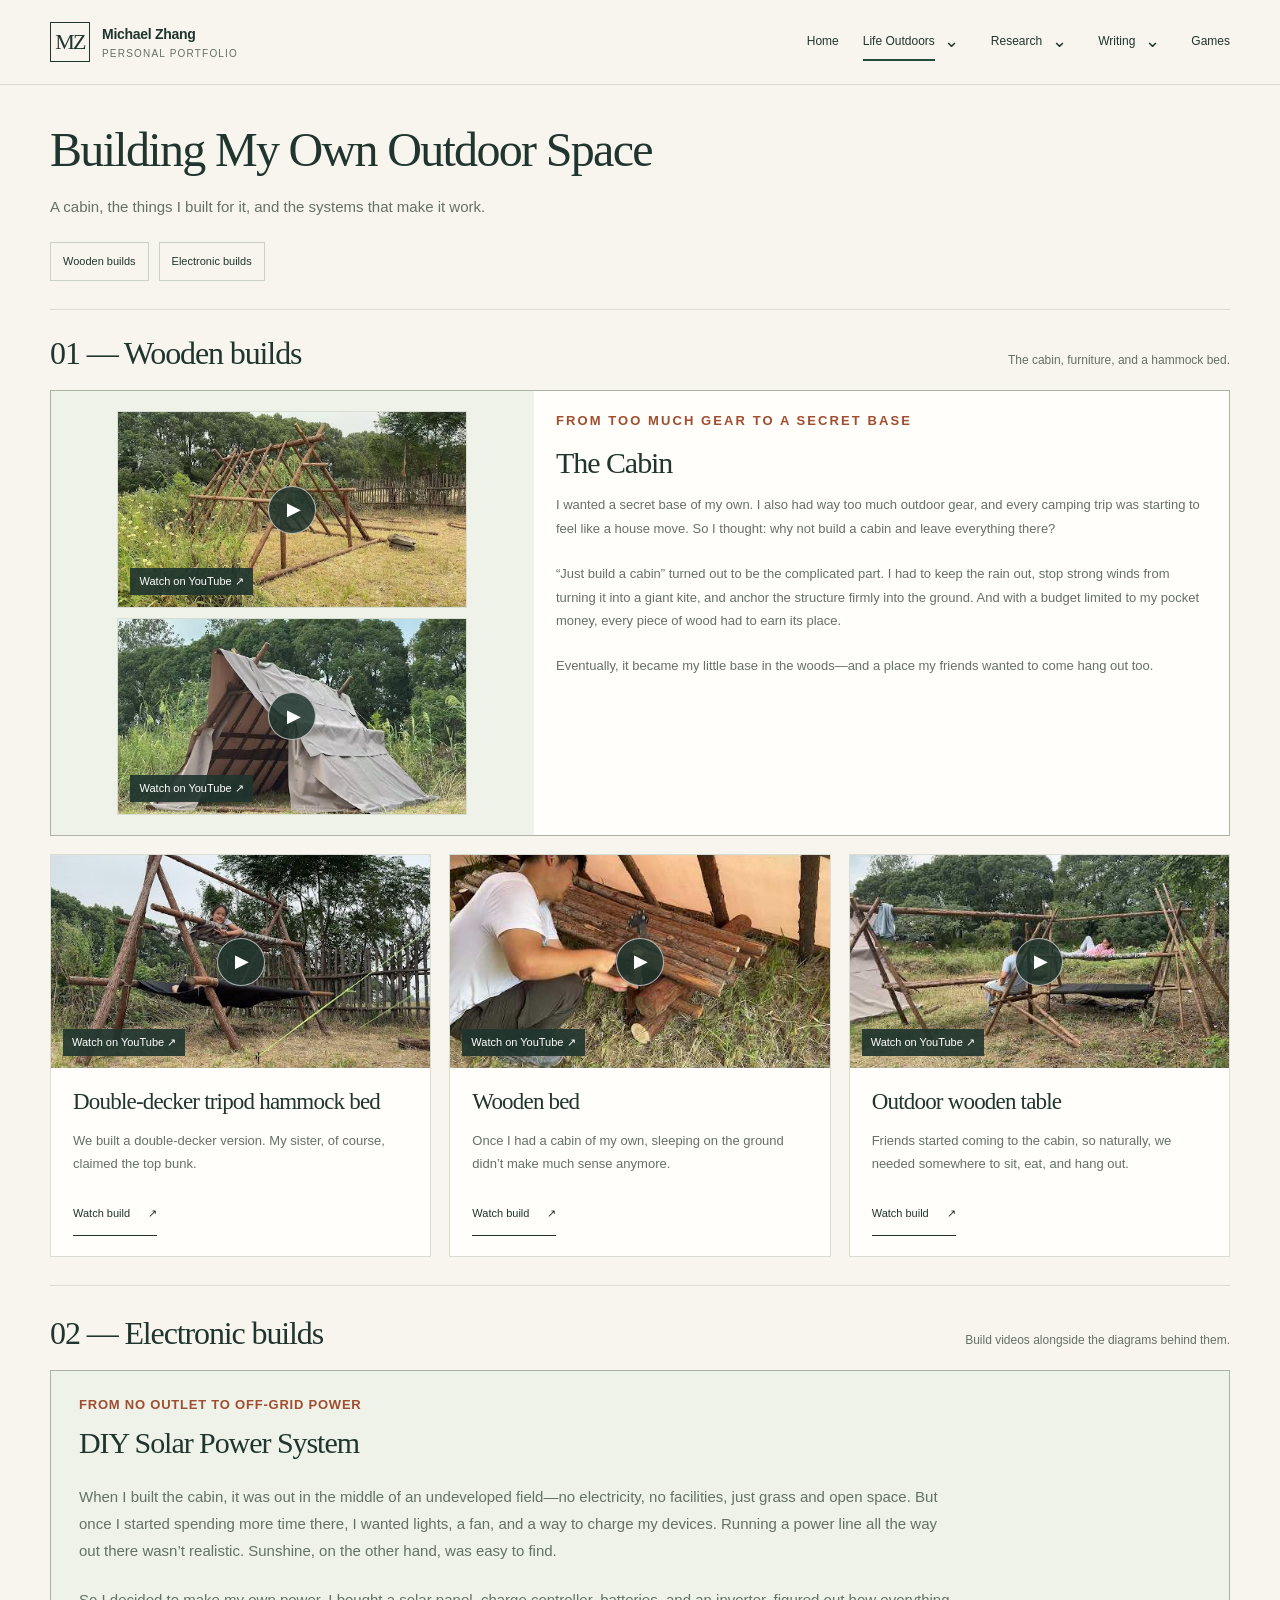
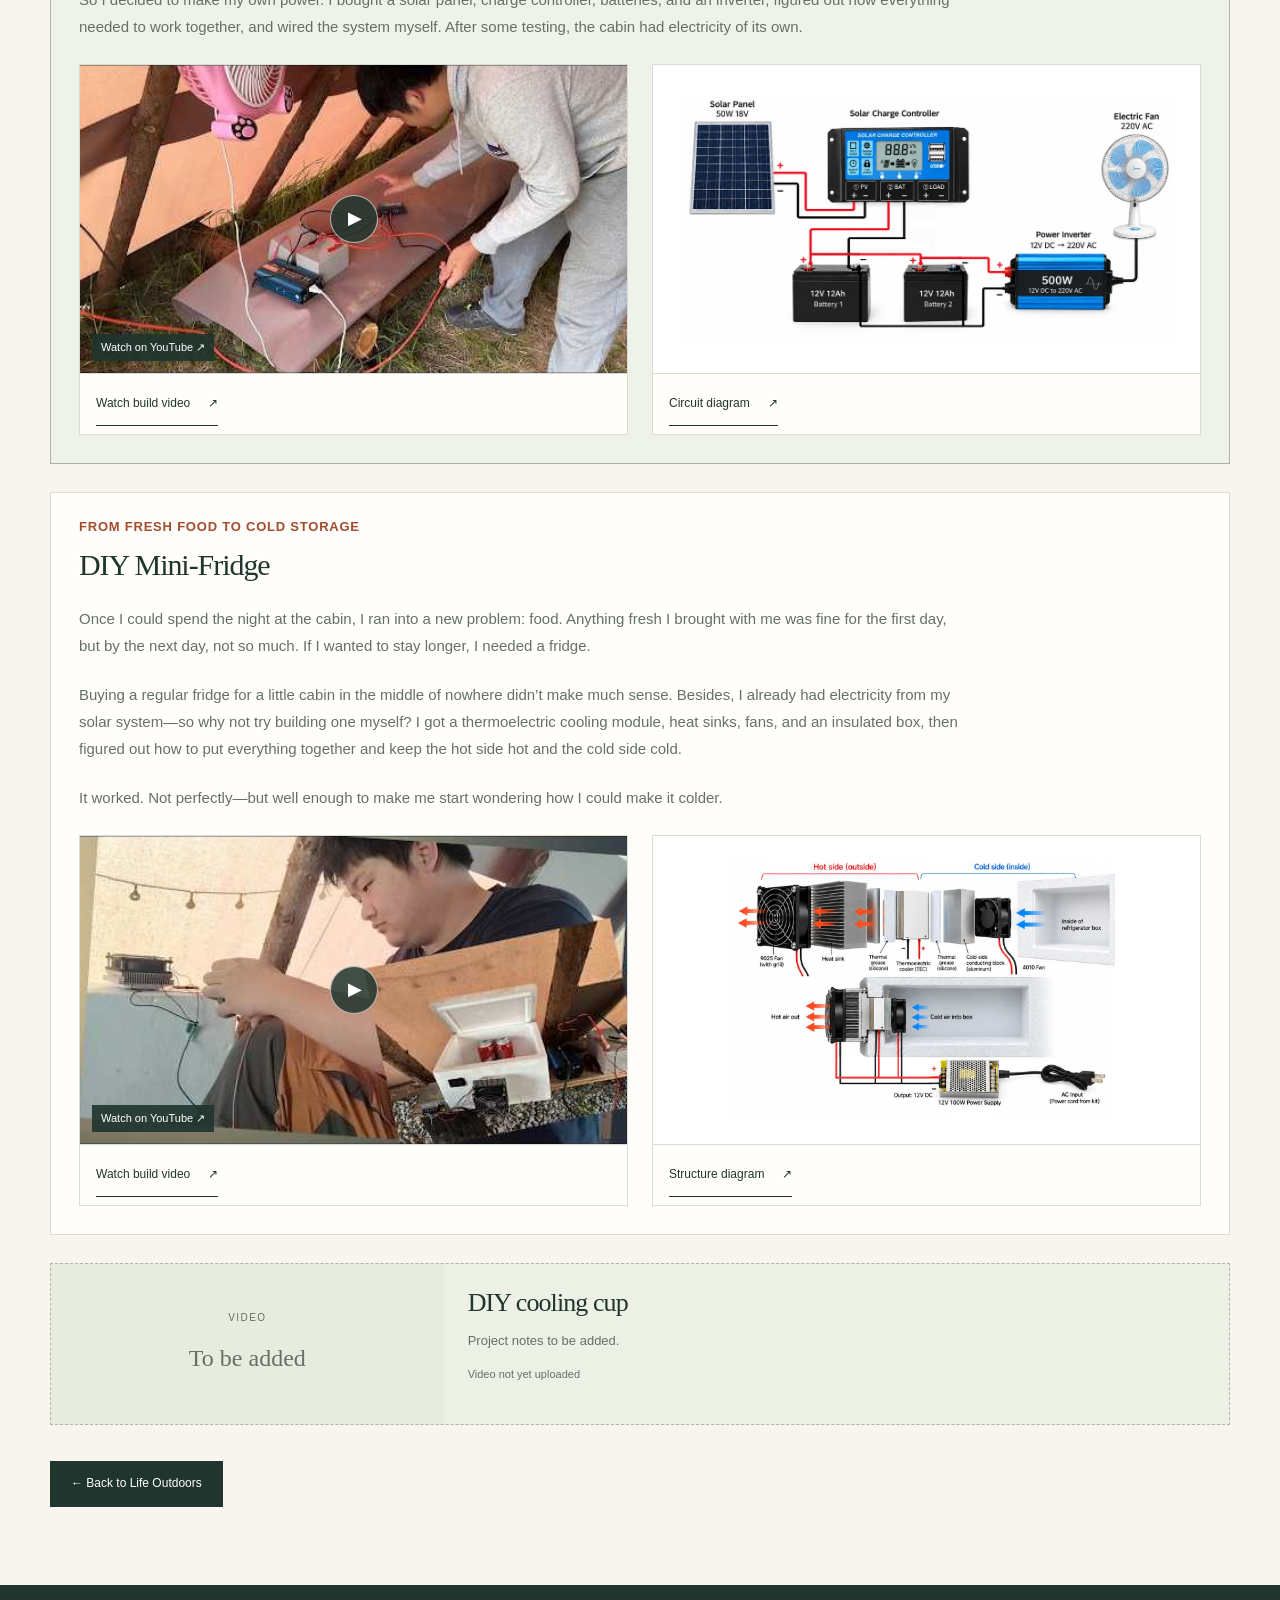
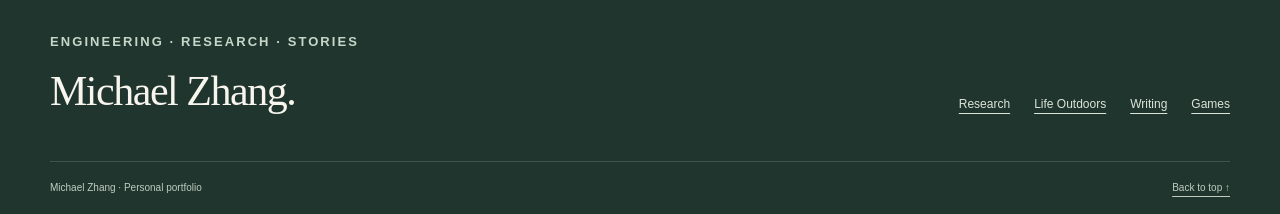
<file: building-my-own-outdoor-space.html>
<!doctype html>
<html lang="en">
<head>
<meta charset="utf-8">
<meta name="viewport" content="width=device-width, initial-scale=1">
<title>Building My Own Outdoor Space — Michael Zhang</title>
<meta name="description" content="Michael Zhang’s personal portfolio: engineering, research, writing, games, and community.">
<link rel="icon" href="assets/favicon.svg" type="image/svg+xml">
<link rel="stylesheet" href="assets/styles.css">
<link rel="stylesheet" href="assets/portfolio-sections.css">
<script src="assets/main.js" defer></script>
<style>
.cabin-detail-page #wooden-builds.section { padding-top: 24px; padding-bottom: 28px; }
.cabin-detail-page #electronic-builds.section { padding-top: 28px; padding-bottom: 36px; }
@media (max-width: 640px) {
  .cabin-detail-page #wooden-builds.section { padding-top: 20px; padding-bottom: 22px; }
  .cabin-detail-page #electronic-builds.section { padding-top: 22px; padding-bottom: 30px; }
}
</style>
</head>
<body class="life-outdoors-page cabin-detail-page">
<a class="skip-link" href="#main">Skip to content</a><header class="site-header"><div class="container header-inner"><a class="brand" href="index.html"><span class="monogram">MZ</span><span class="brand-name">Michael Zhang<small>Personal portfolio</small></span></a><button class="menu-toggle" type="button" aria-expanded="false" aria-controls="navigation">Menu</button><nav class="main-nav" id="navigation" aria-label="Main navigation">
<a href="index.html">Home</a>
<div class="nav-group nav-group--current">
  <div class="nav-parent"><a href="life-outdoors.html">Life Outdoors</a><button class="submenu-toggle" type="button" aria-expanded="false" aria-controls="life-outdoors-submenu" aria-label="Show Life Outdoors pages"><span aria-hidden="true">⌄</span></button></div>
  <div class="nav-submenu" id="life-outdoors-submenu" hidden><a href="life-outdoors.html">Life Outdoors Overview</a><a href="adventures-we-build-together.html">Adventures We Build Together</a><a href="building-my-own-outdoor-space.html" aria-current="page">Building My Own Outdoor Space</a></div>
</div>
<div class="nav-group">
  <div class="nav-parent"><a href="research.html">Research</a><button class="submenu-toggle" type="button" aria-expanded="false" aria-controls="research-submenu" aria-label="Show Research pages"><span aria-hidden="true">⌄</span></button></div>
  <div class="nav-submenu" id="research-submenu" hidden><a href="research.html">Research Overview</a><a href="from-camping-to-product-designs.html">From Problems to Designs</a></div>
</div>
<div class="nav-group">
  <div class="nav-parent"><a href="writing.html">Writing</a><button class="submenu-toggle" type="button" aria-expanded="false" aria-controls="writing-submenu" aria-label="Show Writing pages"><span aria-hidden="true">⌄</span></button></div>
  <div class="nav-submenu" id="writing-submenu" hidden><a href="writing.html">Writing Overview</a><a href="icarus.html">Icarus / 伊卡洛斯</a><a href="antarctic-finale.html">The Antarctic Finale / 南极终曲</a><a href="bio-league.html">Bio-League / 生物联盟</a></div>
</div>
<a href="games.html">Games</a>
</nav></div></header>
<main id="main" class="container">
<section class="page-intro inv-detail-intro">
  <h1>Building My Own Outdoor Space</h1>
  <p>A cabin, the things I built for it, and the systems that make it work.</p>
  <nav class="page-jumps" aria-label="On this page"><a href="#wooden-builds">Wooden builds</a><a href="#electronic-builds">Electronic builds</a></nav>
</section>
<section class="section" id="wooden-builds" aria-labelledby="wooden-builds-title">
  <div class="section-heading"><h2 id="wooden-builds-title">01 — Wooden builds</h2><p>The cabin, furniture, and a hammock bed.</p></div>
  <div class="inv-project-grid">
<article class="project-card inv-card inv-card--featured" id="cabin">
  <div class="cabin-video-stack" aria-label="The Cabin videos">
    <a class="cabin-video-link camping-video-cover" href="https://www.youtube.com/watch?v=QdeTTUneB9Q&amp;t=2s&amp;pp=0gcJCTcMAYcqIYzv" target="_blank" rel="noopener noreferrer" aria-label="Watch The Cabin frame construction on YouTube"><img src="assets/images/cabin-video.jpg" alt="The cabin frame during construction" width="480" height="360"><span class="camping-cover-play" aria-hidden="true">▶</span><span class="camping-cover-label">Watch on YouTube <span aria-hidden="true">↗</span></span></a>
    <a class="cabin-video-link camping-video-cover" href="https://www.youtube.com/watch?v=gPzwCwwU4Nc" target="_blank" rel="noopener noreferrer" aria-label="Watch The Cabin build on YouTube"><img src="assets/images/cabin-rain-video.jpg" alt="The completed cabin in the rain" width="480" height="360" loading="lazy"><span class="camping-cover-play" aria-hidden="true">▶</span><span class="camping-cover-label">Watch on YouTube <span aria-hidden="true">↗</span></span></a>
  </div>
  <div class="card-copy"><p class="eyebrow cabin-wood-kicker">FROM TOO MUCH GEAR TO A SECRET BASE</p><h3>The Cabin</h3>
    <p class="cabin-wood-story">I wanted a secret base of my own. I also had way too much outdoor gear, and every camping trip was starting to feel like a house move. So I thought: why not build a cabin and leave everything there?</p>
    <p class="cabin-wood-story">“Just build a cabin” turned out to be the complicated part. I had to keep the rain out, stop strong winds from turning it into a giant kite, and anchor the structure firmly into the ground. And with a budget limited to my pocket money, every piece of wood had to earn its place.</p>
    <p class="cabin-wood-story">Eventually, it became my little base in the woods—and a place my friends wanted to come hang out too.</p></div>
</article>
<article class="project-card inv-card" id="tripod-hammock-bed">
  <a class="card-media camping-video-cover" href="https://www.youtube.com/watch?v=0KfqO7uS2k4" target="_blank" rel="noopener noreferrer" aria-label="Watch Tripod hammock bed on YouTube"><img src="assets/images/hammock-video.jpg" alt="Tripod hammock bed video thumbnail" width="480" height="360" loading="lazy"><span class="camping-cover-play" aria-hidden="true">▶</span><span class="camping-cover-label">Watch on YouTube <span aria-hidden="true">↗</span></span></a>
  <div class="card-copy"><h3>Double-decker tripod hammock bed</h3>
    <p class="cabin-wood-story">We built a double-decker version. My sister, of course, claimed the top bunk.</p><div class="inv-card-actions"><a class="text-link" href="https://www.youtube.com/watch?v=0KfqO7uS2k4" target="_blank" rel="noopener noreferrer">Watch build <span aria-hidden="true">↗</span></a></div></div>
</article>
<article class="project-card inv-card" id="cabin-bed">
  <a class="card-media camping-video-cover" href="https://www.youtube.com/watch?v=hHcP4NxNtWQ" target="_blank" rel="noopener noreferrer" aria-label="Watch Wooden bed on YouTube"><img src="assets/images/cabin-bed-video.jpg" alt="Wooden bed video thumbnail" width="480" height="360" loading="lazy"><span class="camping-cover-play" aria-hidden="true">▶</span><span class="camping-cover-label">Watch on YouTube <span aria-hidden="true">↗</span></span></a>
  <div class="card-copy"><h3>Wooden bed</h3>
    <p class="cabin-wood-story">Once I had a cabin of my own, sleeping on the ground didn’t make much sense anymore.</p><div class="inv-card-actions"><a class="text-link" href="https://www.youtube.com/watch?v=hHcP4NxNtWQ" target="_blank" rel="noopener noreferrer">Watch build <span aria-hidden="true">↗</span></a></div></div>
</article>
<article class="project-card inv-card" id="cabin-table">
  <a class="card-media camping-video-cover" href="https://www.youtube.com/watch?v=k9QykMqa-Yg" target="_blank" rel="noopener noreferrer" aria-label="Watch Outdoor wooden table on YouTube"><img src="assets/images/outdoor-table-video.jpg" alt="Outdoor wooden table video thumbnail" width="480" height="360" loading="lazy"><span class="camping-cover-play" aria-hidden="true">▶</span><span class="camping-cover-label">Watch on YouTube <span aria-hidden="true">↗</span></span></a>
  <div class="card-copy"><h3>Outdoor wooden table</h3>
    <p class="cabin-wood-story">Friends started coming to the cabin, so naturally, we needed somewhere to sit, eat, and hang out.</p><div class="inv-card-actions"><a class="text-link" href="https://www.youtube.com/watch?v=k9QykMqa-Yg" target="_blank" rel="noopener noreferrer">Watch build <span aria-hidden="true">↗</span></a></div></div>
</article>
  </div>
</section>
<section class="section" id="electronic-builds" aria-labelledby="electronic-builds-title">
  <div class="section-heading"><h2 id="electronic-builds-title">02 — Electronic builds</h2><p>Build videos alongside the diagrams behind them.</p></div>
  <div class="cabin-system-stack">
<article class="cabin-system cabin-system--featured" id="solar">
  <header class="cabin-system-heading"><p class="eyebrow">FROM NO OUTLET TO OFF-GRID POWER</p><h3>DIY Solar Power System</h3></header>
  <div class="cabin-system-body cabin-solar-body">
    <div class="cabin-system-copy">
      <p>When I built the cabin, it was out in the middle of an undeveloped field—no electricity, no facilities, just grass and open space. But once I started spending more time there, I wanted lights, a fan, and a way to charge my devices. Running a power line all the way out there wasn’t realistic. Sunshine, on the other hand, was easy to find.</p>
      <p>So I decided to make my own power. I bought a solar panel, charge controller, batteries, and an inverter, figured out how everything needed to work together, and wired the system myself. After some testing, the cabin had electricity of its own.</p></div>
    <div class="cabin-system-video"><figure>
      <a class="card-media camping-video-cover" href="https://www.youtube.com/watch?v=QGVg54n_iH0&amp;t=9s&amp;pp=0gcJCTcMAYcqIYzv" target="_blank" rel="noopener noreferrer" aria-label="Watch DIY Solar Power System on YouTube"><img src="assets/images/solar-video.jpg" alt="DIY Solar Power System video thumbnail" width="480" height="360" loading="lazy"><span class="camping-cover-play" aria-hidden="true">▶</span><span class="camping-cover-label">Watch on YouTube <span aria-hidden="true">↗</span></span></a>
      <figcaption><a class="text-link" href="https://www.youtube.com/watch?v=QGVg54n_iH0&amp;t=9s&amp;pp=0gcJCTcMAYcqIYzv" target="_blank" rel="noopener noreferrer">Watch build video <span aria-hidden="true">↗</span></a></figcaption>
    </figure></div>
    <div class="cabin-system-diagram"><figure>
      <a class="cabin-diagram" href="assets/images/solar-power-diagram.webp" target="_blank" rel="noopener noreferrer" aria-label="View Circuit diagram at full size"><img src="assets/images/solar-power-diagram.webp" alt="Circuit diagram" width="1200" height="675" loading="lazy"></a>
      <figcaption><a class="text-link" href="assets/images/solar-power-diagram.webp" target="_blank" rel="noopener noreferrer">Circuit diagram <span aria-hidden="true">↗</span></a></figcaption>
    </figure></div>
  </div>
</article>
<article class="cabin-system" id="refrigerator">
  <header class="cabin-system-heading"><p class="eyebrow">FROM FRESH FOOD TO COLD STORAGE</p><h3>DIY Mini-Fridge</h3></header>
  <div class="cabin-system-body">
    <div class="cabin-system-copy">
      <p>Once I could spend the night at the cabin, I ran into a new problem: food. Anything fresh I brought with me was fine for the first day, but by the next day, not so much. If I wanted to stay longer, I needed a fridge.</p>
      <p>Buying a regular fridge for a little cabin in the middle of nowhere didn’t make much sense. Besides, I already had electricity from my solar system—so why not try building one myself? I got a thermoelectric cooling module, heat sinks, fans, and an insulated box, then figured out how to put everything together and keep the hot side hot and the cold side cold.</p>
      <p>It worked. Not perfectly—but well enough to make me start wondering how I could make it colder.</p>
    </div>
    <div class="cabin-system-video"><figure>
      <a class="card-media camping-video-cover" href="https://www.youtube.com/watch?v=UBIkecs04Fg" target="_blank" rel="noopener noreferrer" aria-label="Watch DIY Mini-Fridge on YouTube"><img src="assets/images/refrigerator-video.jpg" alt="DIY Mini-Fridge video thumbnail" width="480" height="360" loading="lazy"><span class="camping-cover-play" aria-hidden="true">▶</span><span class="camping-cover-label">Watch on YouTube <span aria-hidden="true">↗</span></span></a>
      <figcaption><a class="text-link" href="https://www.youtube.com/watch?v=UBIkecs04Fg" target="_blank" rel="noopener noreferrer">Watch build video <span aria-hidden="true">↗</span></a></figcaption>
    </figure></div>
    <div class="cabin-system-diagram"><figure>
      <a class="cabin-diagram" href="assets/images/mini-fridge-diagram.webp" target="_blank" rel="noopener noreferrer" aria-label="View Structure diagram at full size"><img src="assets/images/mini-fridge-diagram.webp" alt="Structure diagram" width="1200" height="938" loading="lazy"></a>
      <figcaption><a class="text-link" href="assets/images/mini-fridge-diagram.webp" target="_blank" rel="noopener noreferrer">Structure diagram <span aria-hidden="true">↗</span></a></figcaption>
    </figure></div>
  </div>
</article>
    <article class="cabin-cup-placeholder" id="cooling-cup">
      <div class="inv-placeholder"><span>VIDEO</span><p>To be added</p></div>
      <div class="card-copy"><h3>DIY cooling cup</h3><p class="inv-draft">Project notes to be added.</p><span class="inv-pending">Video not yet uploaded</span></div>
    </article>
  </div>
</section>
<div class="cabin-detail-return"><a class="button" href="life-outdoors.html#outdoor">← Back to Life Outdoors</a></div>
</main>
<footer class="site-footer"><div class="container"><div class="footer-top"><div><p class="eyebrow light">Engineering · Research · Stories</p><h2>Michael Zhang.</h2></div><div class="footer-links"><a href="research.html">Research</a><a href="life-outdoors.html">Life Outdoors</a><a href="writing.html">Writing</a><a href="games.html">Games</a></div></div><div class="footer-bottom"><span>Michael Zhang · Personal portfolio</span><a href="#main">Back to top ↑</a></div></div></footer>
</body>
</html>
</file>
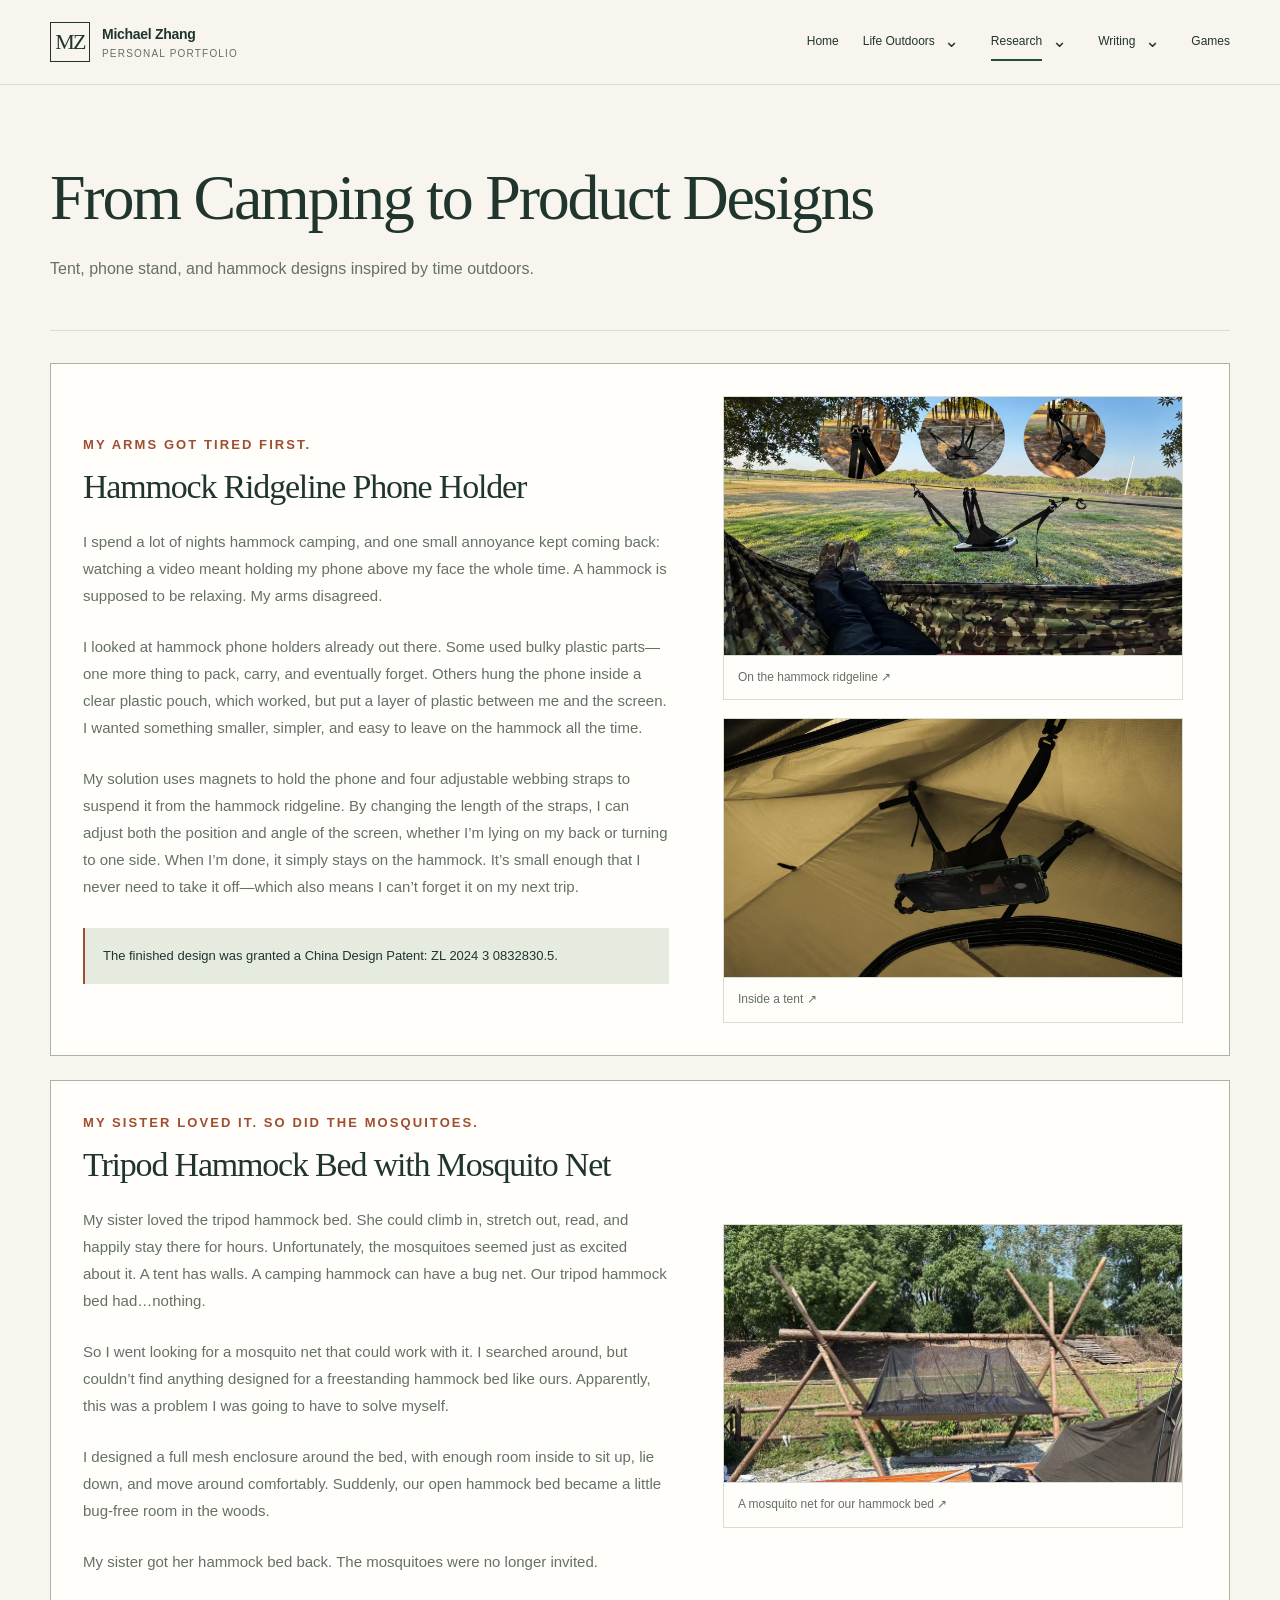
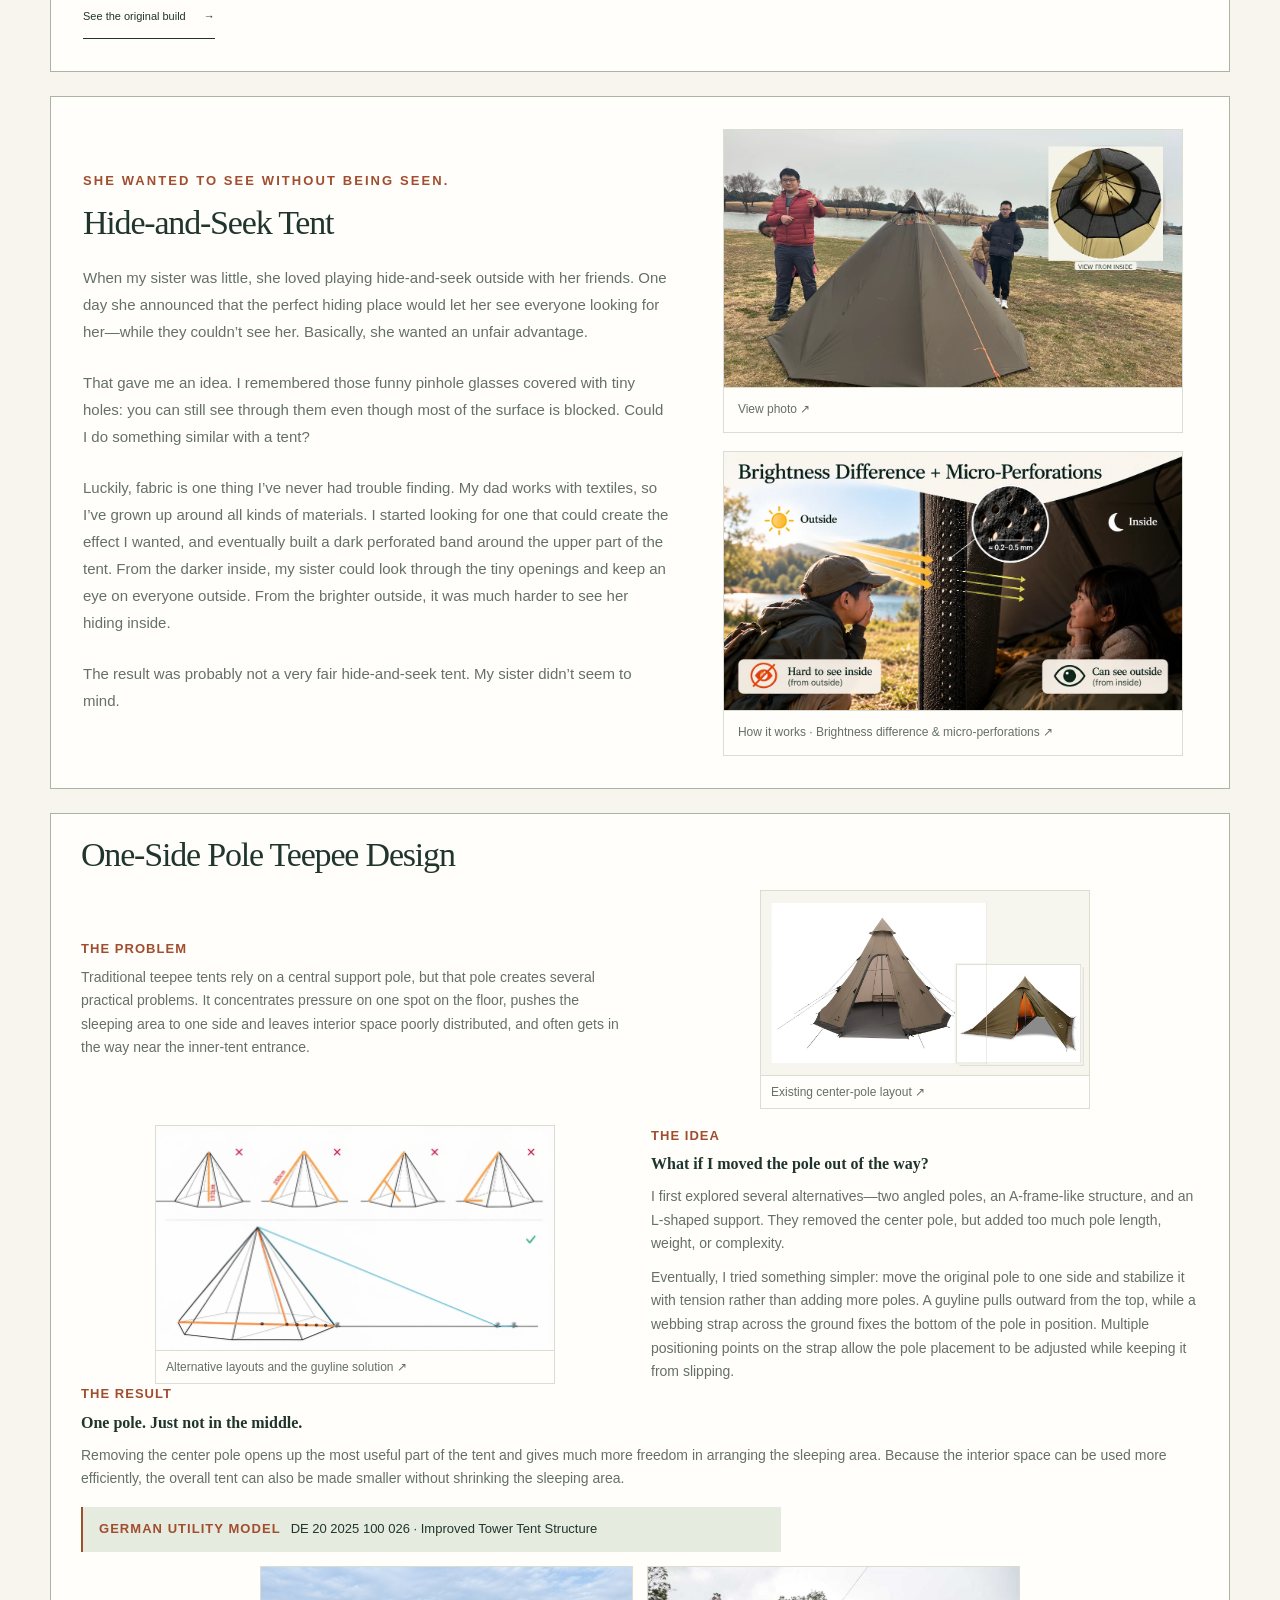
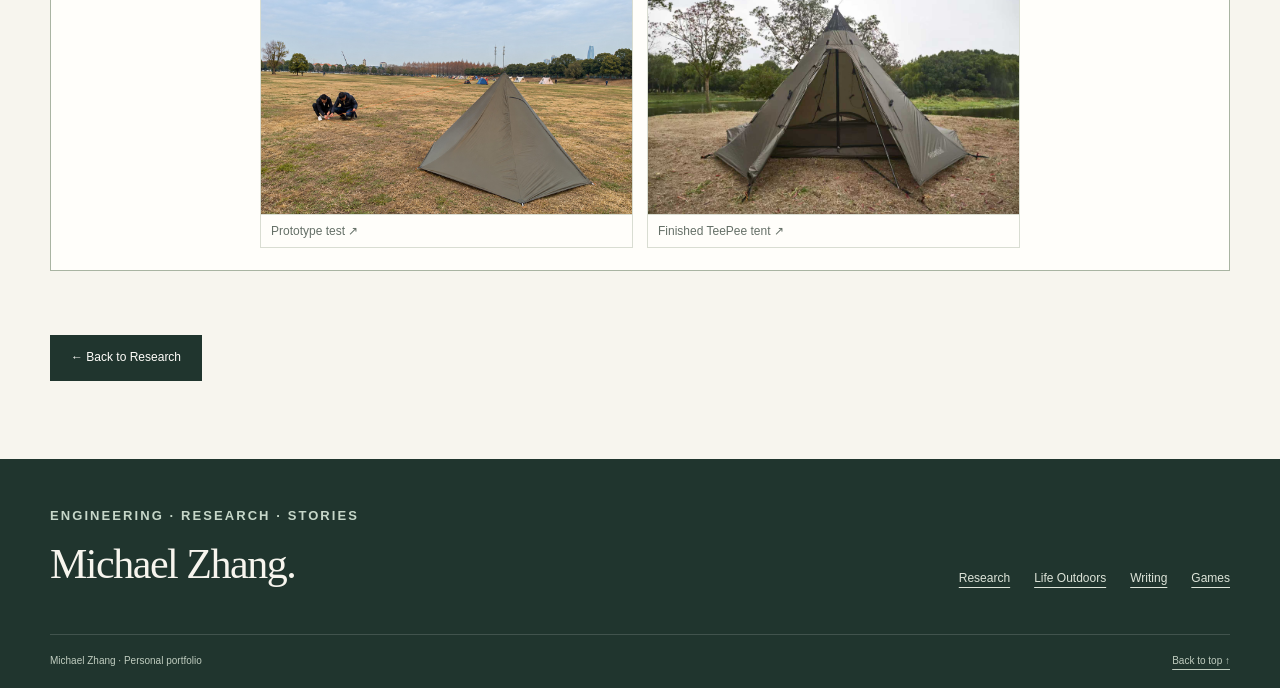
<file: from-camping-to-product-designs.html>
<!doctype html>
<html lang="en">
<head>
<meta charset="utf-8">
<meta name="viewport" content="width=device-width, initial-scale=1">
<title>From camping to products — Michael Zhang</title>
<meta name="description" content="Michael Zhang’s personal portfolio: engineering, research, writing, games, and community.">
<link rel="icon" href="assets/favicon.svg" type="image/svg+xml">
<link rel="stylesheet" href="assets/styles.css">
<link rel="stylesheet" href="assets/portfolio-sections.css">
<script src="assets/main.js" defer></script>
</head>
<body class="life-outdoors-page product-design-page">
<a class="skip-link" href="#main">Skip to content</a><header class="site-header"><div class="container header-inner"><a class="brand" href="index.html"><span class="monogram">MZ</span><span class="brand-name">Michael Zhang<small>Personal portfolio</small></span></a><button class="menu-toggle" type="button" aria-expanded="false" aria-controls="navigation">Menu</button><nav class="main-nav" id="navigation" aria-label="Main navigation">
<a href="index.html">Home</a>
<div class="nav-group">
  <div class="nav-parent"><a href="life-outdoors.html">Life Outdoors</a><button class="submenu-toggle" type="button" aria-expanded="false" aria-controls="life-outdoors-submenu" aria-label="Show Life Outdoors pages"><span aria-hidden="true">⌄</span></button></div>
  <div class="nav-submenu" id="life-outdoors-submenu" hidden><a href="life-outdoors.html">Life Outdoors Overview</a><a href="adventures-we-build-together.html">Adventures We Build Together</a><a href="building-my-own-outdoor-space.html">Building My Own Outdoor Space</a></div>
</div>
<div class="nav-group nav-group--current">
  <div class="nav-parent"><a href="research.html">Research</a><button class="submenu-toggle" type="button" aria-expanded="false" aria-controls="research-submenu" aria-label="Show Research pages"><span aria-hidden="true">⌄</span></button></div>
  <div class="nav-submenu" id="research-submenu" hidden><a href="research.html">Research Overview</a><a href="from-camping-to-product-designs.html" aria-current="page">From Problems to Designs</a></div>
</div>
<div class="nav-group">
  <div class="nav-parent"><a href="writing.html">Writing</a><button class="submenu-toggle" type="button" aria-expanded="false" aria-controls="writing-submenu" aria-label="Show Writing pages"><span aria-hidden="true">⌄</span></button></div>
  <div class="nav-submenu" id="writing-submenu" hidden><a href="writing.html">Writing Overview</a><a href="icarus.html">Icarus / 伊卡洛斯</a><a href="antarctic-finale.html">The Antarctic Finale / 南极终曲</a><a href="bio-league.html">Bio-League / 生物联盟</a></div>
</div>
<a href="games.html">Games</a>
</nav></div></header>
<main id="main" class="container">
<section class="page-intro inv-detail-intro">
  <h1>From Camping to Product Designs</h1>
  <p>Tent, phone stand, and hammock designs inspired by time outdoors.</p>
</section>
<section class="section inv-detail-projects" aria-label="Projects"><div class="inv-project-grid">

<article class="product-story" id="phone-stand" data-priority="featured" aria-labelledby="phone-holder-title">
  
  <div class="product-story-body">
    <div class="product-story-copy">
      <header class="product-story-heading"><p class="eyebrow">MY ARMS GOT TIRED FIRST.</p><h3 id="phone-holder-title">Hammock Ridgeline Phone Holder</h3></header>
      <p>I spend a lot of nights hammock camping, and one small annoyance kept coming back: watching a video meant holding my phone above my face the whole time. A hammock is supposed to be relaxing. My arms disagreed.</p>
      <p>I looked at hammock phone holders already out there. Some used bulky plastic parts—one more thing to pack, carry, and eventually forget. Others hung the phone inside a clear plastic pouch, which worked, but put a layer of plastic between me and the screen. I wanted something smaller, simpler, and easy to leave on the hammock all the time.</p>
      <p>My solution uses magnets to hold the phone and four adjustable webbing straps to suspend it from the hammock ridgeline. By changing the length of the straps, I can adjust both the position and angle of the screen, whether I’m lying on my back or turning to one side. When I’m done, it simply stays on the hammock. It’s small enough that I never need to take it off—which also means I can’t forget it on my next trip.</p>
      <div class="product-patent"><p>The finished design was granted a China Design Patent: ZL 2024 3 0832830.5.</p></div>
    </div>
    <div class="product-story-media">
      <figure><a href="assets/images/phone-holder-hammock-outdoor.jpg" target="_blank" rel="noopener noreferrer" aria-label="View the hammock phone holder photo at full size"><img src="assets/images/phone-holder-hammock-outdoor.jpg" alt="A phone holder suspended from a hammock ridgeline, viewed while lying in the hammock" width="1600" height="900"></a><figcaption>On the hammock ridgeline <span aria-hidden="true">↗</span></figcaption></figure>
      <figure><a href="assets/images/phone-holder-in-tent.jpg" target="_blank" rel="noopener noreferrer" aria-label="View the phone holder inside a tent at full size"><img src="assets/images/phone-holder-in-tent.jpg" alt="The adjustable phone holder used inside a tent" width="1672" height="941" loading="lazy"></a><figcaption>Inside a tent <span aria-hidden="true">↗</span></figcaption></figure>
    </div>
  </div>
</article>
<article class="product-story" id="hammock" data-priority="featured" aria-labelledby="hammock-net-title">
  <div class="product-story-body">
    <div class="product-story-copy">
      <header class="product-story-heading"><p class="eyebrow">MY SISTER LOVED IT. SO DID THE MOSQUITOES.</p><h3 id="hammock-net-title">Tripod Hammock Bed with Mosquito Net</h3></header>
      <p>My sister loved the tripod hammock bed. She could climb in, stretch out, read, and happily stay there for hours. Unfortunately, the mosquitoes seemed just as excited about it. A tent has walls. A camping hammock can have a bug net. Our tripod hammock bed had…nothing.</p>
      <p>So I went looking for a mosquito net that could work with it. I searched around, but couldn’t find anything designed for a freestanding hammock bed like ours. Apparently, this was a problem I was going to have to solve myself.</p>
      <p>I designed a full mesh enclosure around the bed, with enough room inside to sit up, lie down, and move around comfortably. Suddenly, our open hammock bed became a little bug-free room in the woods.</p>
      <p>My sister got her hammock bed back. The mosquitoes were no longer invited.</p>
      <div class="inv-card-actions"><a class="text-link" href="adventures-we-build-together.html#tripod-hammock-bed">See the original build <span aria-hidden="true">→</span></a></div>
    </div>
    <div class="product-story-media">
      <figure><a href="assets/images/hammock-net.jpg" target="_blank" rel="noopener noreferrer" aria-label="View the tripod hammock bed with mosquito net photo at full size"><img src="assets/images/hammock-net-preview.webp" alt="The freestanding tripod hammock bed inside a fitted mesh enclosure" width="920" height="518" loading="lazy"></a><figcaption>A mosquito net for our hammock bed <span aria-hidden="true">↗</span></figcaption></figure>
    </div>
  </div>
</article>
<article class="product-story" id="product-four" aria-labelledby="product-four-title">
  <div class="product-story-body">
    <div class="product-story-copy">
      <header class="product-story-heading"><p class="eyebrow">SHE WANTED TO SEE WITHOUT BEING SEEN.</p><h3 id="product-four-title">Hide-and-Seek Tent</h3></header>
      <p>When my sister was little, she loved playing hide-and-seek outside with her friends. One day she announced that the perfect hiding place would let her see everyone looking for her—while they couldn’t see her. Basically, she wanted an unfair advantage.</p>
      <p>That gave me an idea. I remembered those funny pinhole glasses covered with tiny holes: you can still see through them even though most of the surface is blocked. Could I do something similar with a tent?</p>
      <p>Luckily, fabric is one thing I’ve never had trouble finding. My dad works with textiles, so I’ve grown up around all kinds of materials. I started looking for one that could create the effect I wanted, and eventually built a dark perforated band around the upper part of the tent. From the darker inside, my sister could look through the tiny openings and keep an eye on everyone outside. From the brighter outside, it was much harder to see her hiding inside.</p>
      <p>The result was probably not a very fair hide-and-seek tent. My sister didn’t seem to mind.</p>
    </div>
    <div class="product-story-media">
      <figure><a href="assets/images/hide-and-seek-tent.webp" target="_blank" rel="noopener noreferrer" aria-label="View the Hide-and-Seek Tent photograph at full size"><img src="assets/images/hide-and-seek-tent.webp" alt="Hide-and-Seek Tent outdoors, with an inset showing the view from inside" width="1200" height="675" loading="lazy"></a><figcaption>View photo <span aria-hidden="true">↗</span></figcaption></figure>
      <figure><a href="assets/images/hide-and-seek-principle.webp" target="_blank" rel="noopener noreferrer" aria-label="View the Hide-and-Seek Tent principle illustration at full size"><img src="assets/images/hide-and-seek-principle.webp" alt="Illustration of the brighter outside, darker inside, and micro-perforations behind the Hide-and-Seek Tent design" width="1200" height="675" loading="lazy"></a><figcaption>How it works · Brightness difference &amp; micro-perforations <span aria-hidden="true">↗</span></figcaption></figure>
    </div>
  </div>
</article>
<article class="product-story" id="tent" data-priority="featured" aria-labelledby="tent-product-title">
  <div class="product-story-body">
    <div class="product-story-copy">
      <header class="product-story-heading"><h3 id="tent-product-title">One-Side Pole Teepee Design</h3></header>
<div class="teepee-story-row teepee-story-row--problem">
      <div class="product-story-section">
        <h4>THE PROBLEM</h4>
        <p>Traditional teepee tents rely on a central support pole, but that pole creates several practical problems. It concentrates pressure on one spot on the floor, pushes the sleeping area to one side and leaves interior space poorly distributed, and often gets in the way near the inner-tent entrance.</p>
      </div>
<figure class="teepee-figure"><a href="assets/images/teepee-problem.webp" target="_blank" rel="noopener noreferrer" aria-label="View Existing center-pole layout at full size"><img src="assets/images/teepee-problem.webp" alt="Traditional teepee tent showing the central support pole inside the sleeping area." width="1200" height="675" loading="lazy"></a><figcaption>Existing center-pole layout <span aria-hidden="true">↗</span></figcaption></figure>
</div>
<div class="teepee-story-row teepee-story-row--idea">
<figure class="teepee-figure"><a href="assets/images/teepee-structure.png" target="_blank" rel="noopener noreferrer" aria-label="View Alternative layouts and the guyline solution at full size"><img src="assets/images/teepee-structure-preview.webp" alt="Diagram comparing support-pole alternatives and the final guyline and ground-strap arrangement." width="800" height="450" loading="lazy"></a><figcaption>Alternative layouts and the guyline solution <span aria-hidden="true">↗</span></figcaption></figure>
      <div class="product-story-section">
        <h4>THE IDEA</h4>
        <p class="product-story-lede">What if I moved the pole out of the way?</p>
        <p>I first explored several alternatives—two angled poles, an A-frame-like structure, and an L-shaped support. They removed the center pole, but added too much pole length, weight, or complexity.</p>
        <p>Eventually, I tried something simpler: move the original pole to one side and stabilize it with tension rather than adding more poles. A guyline pulls outward from the top, while a webbing strap across the ground fixes the bottom of the pole in position. Multiple positioning points on the strap allow the pole placement to be adjusted while keeping it from slipping.</p>
      </div>
</div>
      <div class="product-story-section">
        <h4>THE RESULT</h4>
        <p class="product-story-lede">One pole. Just not in the middle.</p>
        <p>Removing the center pole opens up the most useful part of the tent and gives much more freedom in arranging the sleeping area. Because the interior space can be used more efficiently, the overall tent can also be made smaller without shrinking the sleeping area.</p>
      </div>
      <div class="product-patent">
        <p class="patent-line"><span class="eyebrow">GERMAN UTILITY MODEL</span><span>DE 20 2025 100 026 · Improved Tower Tent Structure</span></p>
      </div>
<div class="teepee-result-gallery">
<figure class="teepee-figure"><a href="assets/images/teepee-test-build.jpg" target="_blank" rel="noopener noreferrer" aria-label="View Prototype test at full size"><img src="assets/images/teepee-test-build.jpg" alt="Michael testing the One-Side Pole Teepee at a camping field." width="1200" height="800" loading="lazy"></a><figcaption>Prototype test <span aria-hidden="true">↗</span></figcaption></figure>
<figure class="teepee-figure"><a href="assets/images/teepee-finished-tent.jpg" target="_blank" rel="noopener noreferrer" aria-label="View Finished TeePee tent at full size"><img src="assets/images/teepee-finished-tent.jpg" alt="Completed TeePee tent displayed outdoors." width="1922" height="1280" loading="lazy"></a><figcaption>Finished TeePee tent <span aria-hidden="true">↗</span></figcaption></figure>
</div>
    </div>
  </div>
</article>
</div></section>
<div class="product-detail-return"><a class="button" href="research.html#designs">← Back to Research</a></div>
</main>
<footer class="site-footer"><div class="container"><div class="footer-top"><div><p class="eyebrow light">Engineering · Research · Stories</p><h2>Michael Zhang.</h2></div><div class="footer-links"><a href="research.html">Research</a><a href="life-outdoors.html">Life Outdoors</a><a href="writing.html">Writing</a><a href="games.html">Games</a></div></div><div class="footer-bottom"><span>Michael Zhang · Personal portfolio</span><a href="#main">Back to top ↑</a></div></div></footer>
</body>
</html>
</file>
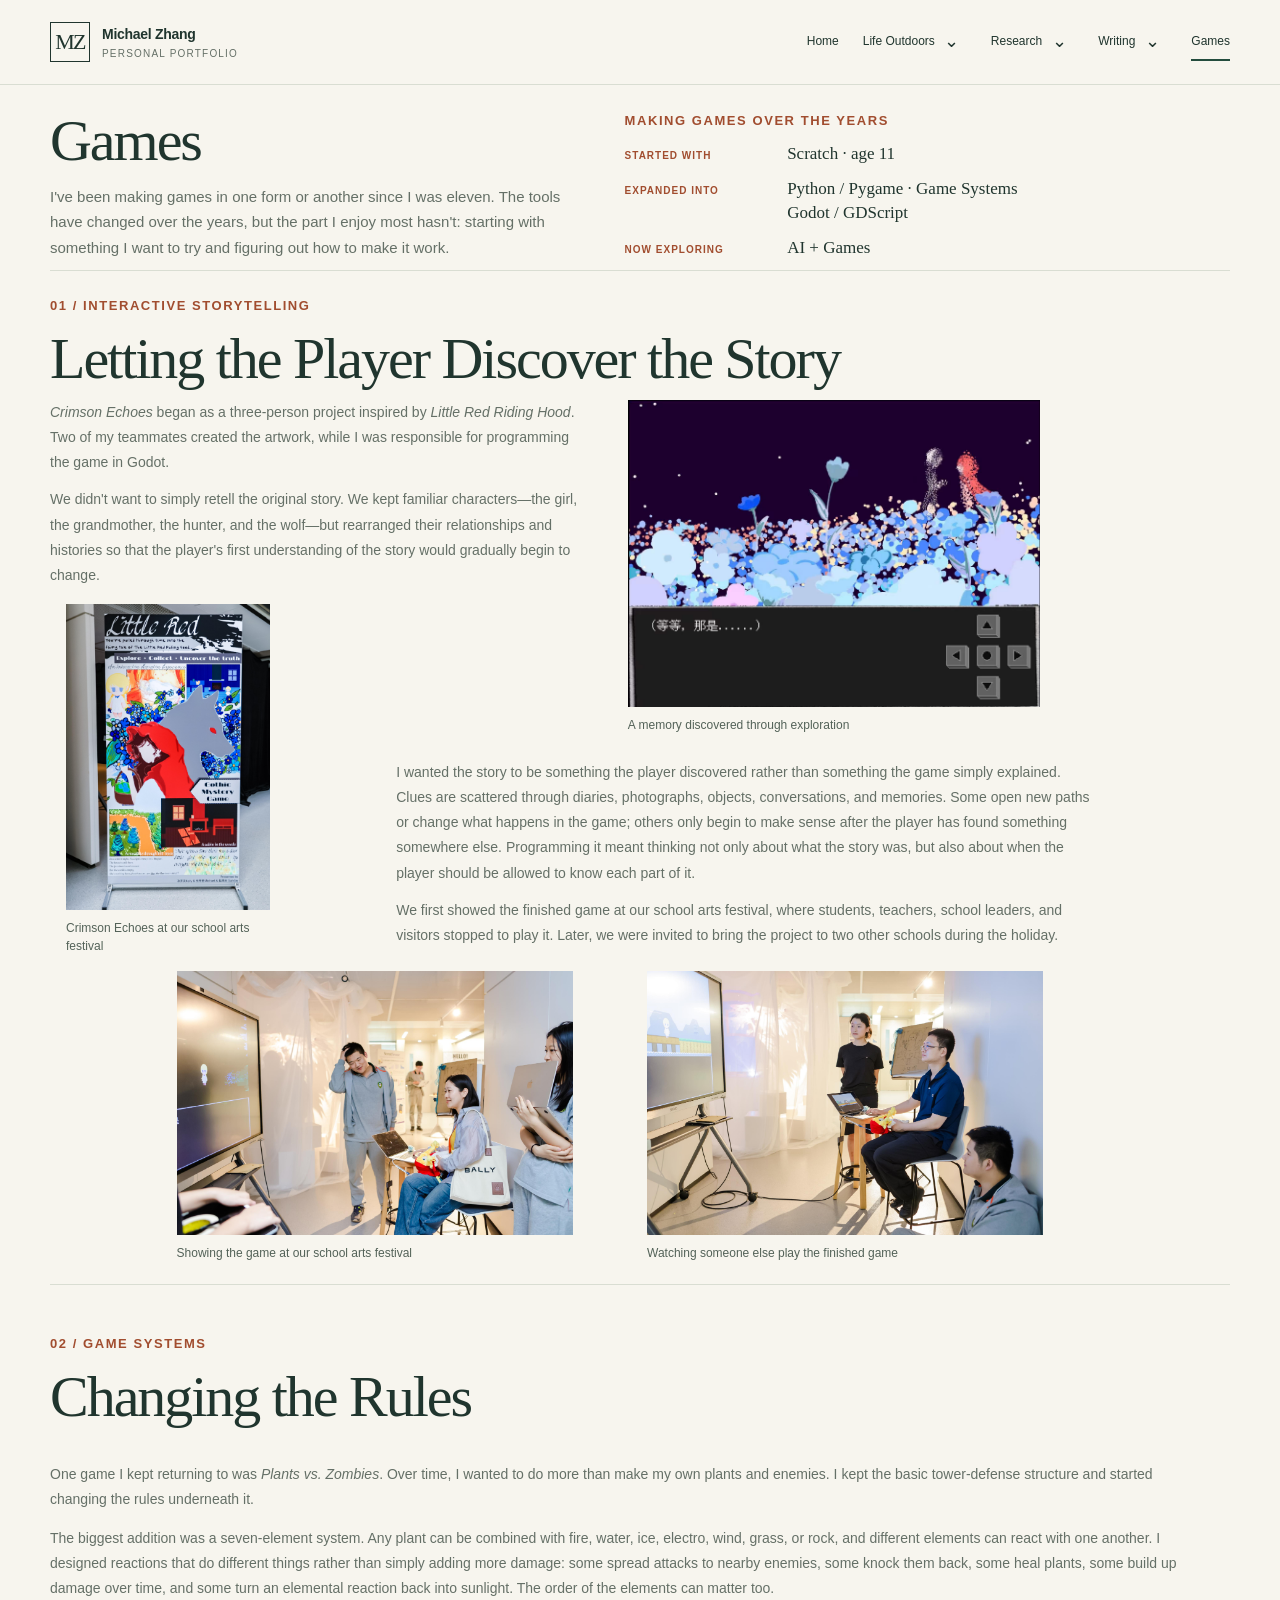
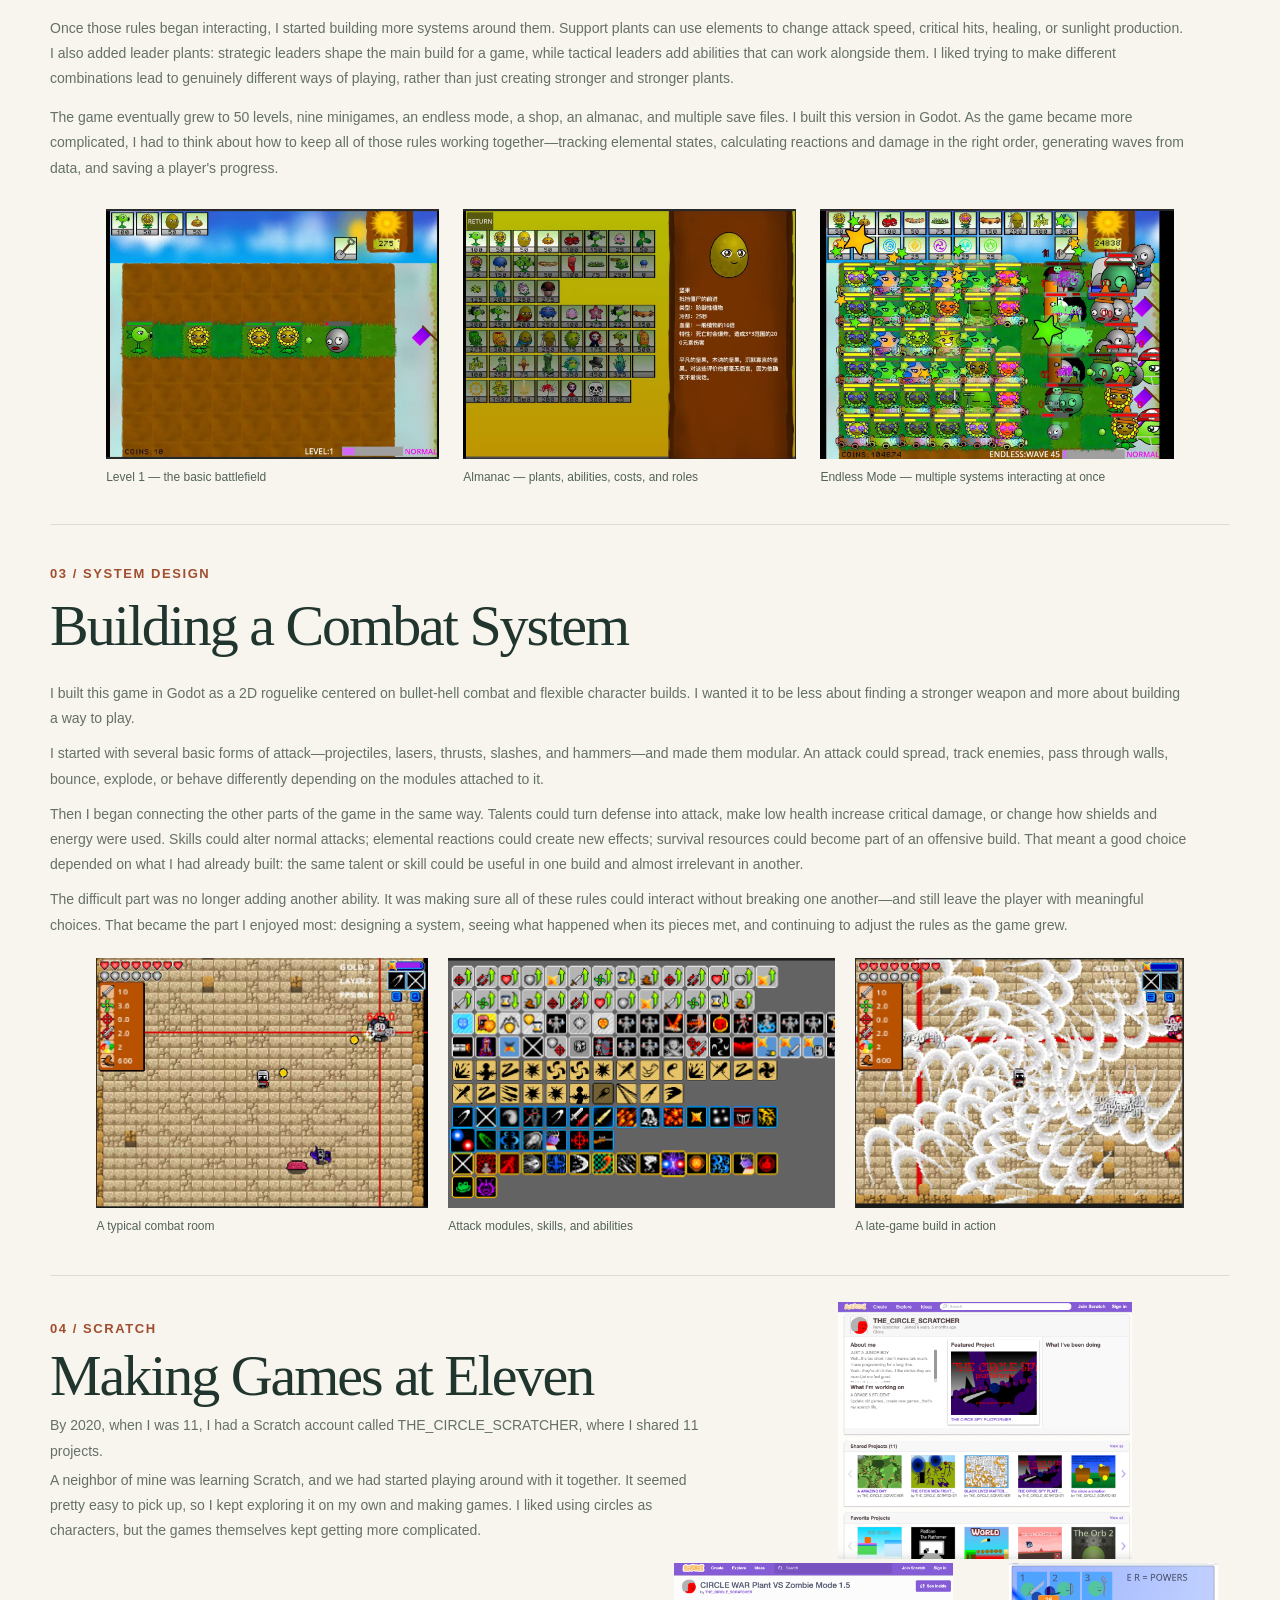
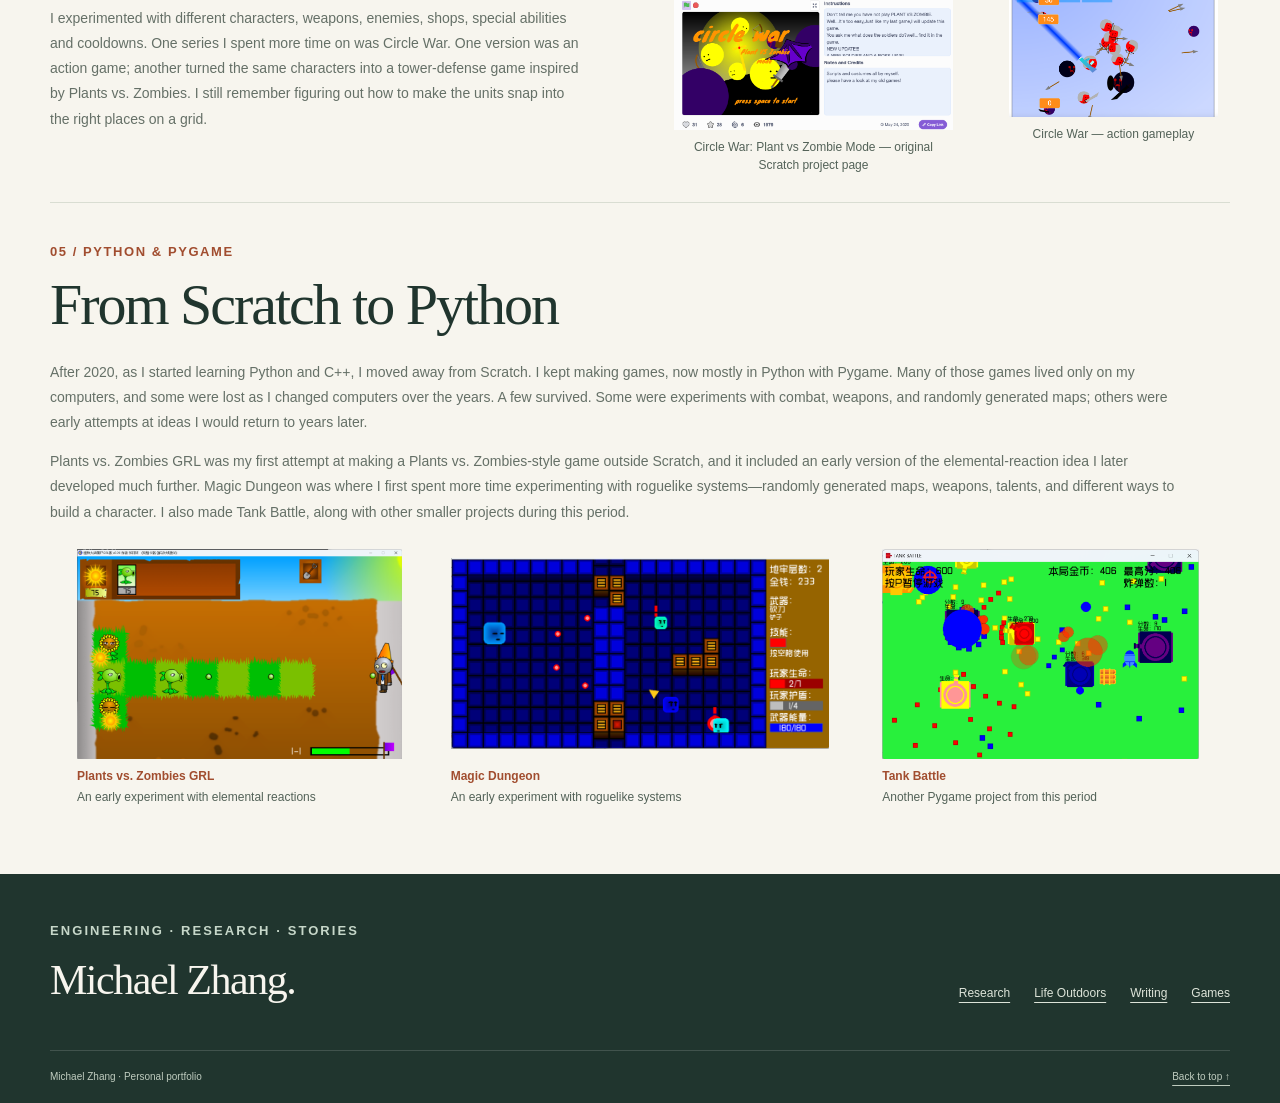
<file: games.html>
<!doctype html>
<html lang="en">
<head>
<meta charset="utf-8">
<meta name="viewport" content="width=device-width, initial-scale=1">
<title>Games — Michael Zhang</title>
<meta name="description" content="Michael Zhang’s personal portfolio: engineering, research, writing, games, and community.">
<link rel="icon" href="assets/favicon.svg" type="image/svg+xml">
<link rel="stylesheet" href="assets/styles.css">
<script src="assets/main.js" defer></script>
<style>
  :root { --game-caption: #536258; }
  .games-page-intro { padding: 24px 0 10px; }
  .games-intro-grid { display: grid; grid-template-columns: minmax(0, .85fr) minmax(0, 1fr); align-items: center; gap: clamp(30px, 5vw, 60px); }
  .games-page-intro h1 { margin-top: 0; font-size: clamp(46px, 5vw, 58px); }
  .games-intro-copy { max-width: 530px; margin-top: 10px; color: var(--muted); font-size: 15px; line-height: 1.7; }
  .games-snapshot-label { margin: 0 0 11px; color: var(--rust); font-weight: 600; letter-spacing: .12em; }
  .games-snapshot-groups { display: grid; gap: 11px; }
  .games-snapshot-group { display: grid; grid-template-columns: minmax(95px, .34fr) minmax(0, 1fr); align-items: baseline; gap: 12px; }
  .games-snapshot-group p { margin: 0; }
  .games-snapshot-group .eyebrow { color: var(--rust); font-size: 10px; letter-spacing: .1em; }
  .games-snapshot-value { color: var(--ink); font: 17px/1.4 var(--serif); }
  @media (max-width: 760px) {
    .games-page-intro { padding: 24px 0 8px; }
    .games-intro-grid { grid-template-columns: 1fr; gap: 18px; }
    .games-snapshot-groups { gap: 8px; }
    .games-snapshot-group { grid-template-columns: 105px minmax(0, 1fr); gap: 10px; }
    .games-snapshot-label { margin-bottom: 8px; }
  }
  .scratch-chapter { padding-block: 26px 28px; }
  .scratch-opening { display: grid; grid-template-columns: minmax(0, 1.15fr) minmax(0, .85fr); align-items: center; gap: clamp(20px, 2.5vw, 28px); }
  .scratch-opening h1 { margin-top: 5px; font-size: clamp(40px, 4.6vw, 58px); }
  .scratch-opening > div > .eyebrow { color: var(--rust); font-weight: 600; letter-spacing: .12em; }
  .scratch-intro, .scratch-game-copy, .scratch-transition { color: var(--muted); font-size: 14px; line-height: 1.8; }
  .scratch-intro { margin-top: 4px; max-width: none; }
  .scratch-profile, .scratch-gameplay figure { margin: 0; }
  .scratch-profile { display: flex; flex-direction: column; align-items: center; }
  .scratch-profile > a { display: block; width: 60%; }
  .scratch-profile img { width: 100%; height: auto; }
  .scratch-gameplay figure { display: flex; flex-direction: column; align-items: center; }
  .scratch-gameplay figure > a { display: block; width: 90%; }
  .scratch-gameplay img { width: 100%; height: auto; }
  .scratch-game-copy { max-width: 530px; }
  .scratch-gameplay figcaption { width: 100%; margin-top: 8px; color: var(--game-caption); line-height: 1.5; text-align: center; }
  .scratch-lower { display: grid; grid-template-columns: minmax(0, 1fr) minmax(0, 1fr); align-items: center; gap: clamp(24px, 3vw, 36px); margin-top: 4px; }
  .scratch-gameplay { display: grid; grid-template-columns: minmax(0, 1.2fr) minmax(0, .9fr); justify-content: center; gap: clamp(20px, 2.4vw, 28px); }
  .scratch-gameplay img { width: 100%; height: auto; aspect-ratio: auto; object-fit: contain; }
  .scratch-gameplay figcaption { width: 90%; }
  .scratch-transition { max-width: 620px; margin-top: 0; }
  .pygame-section { padding-top: 38px; padding-bottom: 38px; }
  .pygame-section .section-heading { margin-bottom: 22px; }
  .pygame-section .section-heading .eyebrow { color: var(--rust); font-weight: 600; letter-spacing: .12em; }
  .pygame-section .section-heading h2 { color: var(--ink); font-size: clamp(40px, 4.6vw, 58px); }
  .pygame-gallery { display: grid; grid-template-columns: repeat(3, minmax(0, 1fr)); gap: 22px; margin-top: 24px; }
  .pygame-gallery figure { min-width: 0; margin: 0; }
  .pygame-gallery img { display: block; width: 100%; height: 210px; object-fit: contain; }
  .pygame-gallery figure:nth-child(1) figcaption { width: min(100%, calc(210px * 1801 / 1165)); margin: 8px auto 0; }
  .pygame-gallery figure:nth-child(2) figcaption { width: min(100%, calc(210px * 1803 / 910)); margin: 8px auto 0; }
  .pygame-gallery figure:nth-child(3) figcaption { width: min(100%, calc(210px * 1204 / 798)); margin: 8px auto 0; }
  .pygame-gallery figcaption strong { display: block; color: var(--rust); font-weight: 600; }
  .pygame-gallery figcaption span { display: block; margin-top: 2px; color: var(--game-caption); line-height: 1.5; }
  .systems-section { padding-top: 48px; padding-bottom: 38px; }
  .systems-section .section-heading .eyebrow { color: var(--rust); font-weight: 600; letter-spacing: .12em; }
  .systems-section .section-heading h2 { color: var(--ink); font-size: clamp(40px, 4.6vw, 58px); }
  .systems-copy { width: 100%; max-width: 1140px; margin-inline: 0; color: var(--muted); font-size: 14px; line-height: 1.8; }
  .systems-copy p + p { margin-top: 14px; }
  .systems-gallery { display: flex; align-items: flex-start; justify-content: center; gap: 24px; margin: 28px 0 0; width: 100%; }
  .systems-gallery figure { flex: 0 1 auto; min-width: 0; margin: 0; }
  .systems-gallery figure > a { display: block; }
  .systems-gallery img { display: block; width: auto; height: min(250px, calc((100vw - 136px) / 4.08)); max-width: none; object-fit: contain; }
  .systems-gallery figcaption { margin-top: 9px; color: var(--game-caption); line-height: 1.5; }
  .combat-section { padding-top: 38px; padding-bottom: 40px; }
  .combat-section .section-heading { margin-bottom: 22px; }
  .combat-section .section-heading .eyebrow { color: var(--rust); font-weight: 600; letter-spacing: .12em; }
  .combat-section .section-heading h2 { color: var(--ink); font-size: clamp(40px, 4.6vw, 58px); }
  .combat-section .systems-copy p + p { margin-top: 10px; }
  .combat-gallery { display: flex; align-items: flex-start; justify-content: center; gap: 20px; margin-top: 20px; width: 100%; }
  .combat-gallery figure { flex: 0 1 auto; min-width: 0; margin: 0; }
  .combat-gallery img { display: block; width: auto; height: min(250px, calc((100vw - 136px) / 4.188)); max-width: none; object-fit: contain; }
  .combat-gallery figcaption { margin-top: 9px; color: var(--game-caption); line-height: 1.5; }
  .story-section { padding-top: 24px; padding-bottom: 22px; }
  .story-section .section-heading { margin-bottom: 8px; }
  .story-section .section-heading .eyebrow { color: var(--rust); font-weight: 600; letter-spacing: .12em; }
  .story-section .section-heading h2 { color: var(--ink); font-size: clamp(40px, 4.6vw, 58px); }
  .story-movement-one { display: grid; grid-template-columns: minmax(0, .88fr) minmax(0, 1fr); align-items: center; gap: clamp(24px, 4vw, 48px); }
  .story-copy, .story-discovery, .story-exhibition-copy { color: var(--muted); font-size: 14px; line-height: 1.8; }
  .story-copy { align-self: start; }
  .story-copy p + p { margin-top: 12px; }
  .story-figure { width: 76%; min-width: 0; margin: 0; }
  .story-figure > a, .combat-gallery figure > a, .pygame-gallery figure > a { display: block; }
  .story-movement-one > .story-figure { width: 68.4%; }
  .story-figure img { display: block; width: 100%; height: auto; }
  .story-figure figcaption { margin-top: 9px; color: var(--game-caption); line-height: 1.5; }
  .story-exhibition { display: grid; grid-template-columns: minmax(0, .36fr) minmax(0, 1fr); align-items: start; gap: clamp(22px, 4vw, 46px); margin-top: -70px; }
  .story-poster { width: 68%; transform: translate(16px, -60px); }
  .story-exhibition-copy { align-self: start; max-width: 700px; margin-top: clamp(70px, 8vw, 96px); }
  .story-exhibition-copy p + p { margin-top: 12px; }
  .story-festival-photos { display: grid; grid-template-columns: repeat(2, minmax(0, 1fr)); gap: 14px; margin-top: -44px; }
  .story-festival-photos .story-figure { width: 68%; }
  .story-festival-photos .story-figure:first-child { grid-column: 1; grid-row: 1; justify-self: end; transform: translateX(-60px); }
  .story-festival-photos .story-figure:last-child { grid-column: 2; grid-row: 1; justify-self: start; }
  @media (max-width: 720px) {
    .scratch-chapter { padding-block: 20px 24px; }
    .scratch-opening, .scratch-lower { grid-template-columns: 1fr; }
    .scratch-opening { gap: 14px; }
    .scratch-lower { gap: 14px; margin-top: 4px; }
    .scratch-gameplay { grid-template-columns: 1fr; gap: 10px; }
    .scratch-gameplay figure:first-child > a, .scratch-gameplay figure:first-child figcaption { width: 44%; }
    .scratch-gameplay figure:last-child > a, .scratch-gameplay figure:last-child figcaption { width: 34%; }
    .systems-section { padding-top: 34px; padding-bottom: 30px; }
    .systems-gallery { display: grid; grid-template-columns: 1fr; gap: 20px; margin-top: 22px; }
    .systems-gallery img { width: 100%; height: auto; max-width: 100%; }
    .pygame-section { padding-top: 30px; padding-bottom: 30px; }
    .pygame-gallery { grid-template-columns: 1fr; gap: 18px; margin-top: 18px; }
    .pygame-gallery img { height: auto; max-height: 260px; }
    .pygame-gallery figure:nth-child(1) figcaption { width: min(100%, calc(260px * 1801 / 1165)); }
    .pygame-gallery figure:nth-child(2) figcaption { width: min(100%, calc(260px * 1803 / 910)); }
    .pygame-gallery figure:nth-child(3) figcaption { width: min(100%, calc(260px * 1204 / 798)); }
    .combat-section { padding-top: 30px; padding-bottom: 32px; }
    .combat-section .section-heading { margin-bottom: 18px; }
    .combat-gallery { display: grid; grid-template-columns: 1fr; gap: 16px; margin-top: 16px; }
    .combat-gallery img { width: 100%; height: auto; max-width: 100%; }
    .story-section { padding-top: 24px; padding-bottom: 22px; }
    .story-section .section-heading { margin-bottom: 10px; }
    .story-movement-one { grid-template-columns: 1fr; gap: 18px; }
    .story-copy { align-self: auto; }
    .story-exhibition { grid-template-columns: 1fr; gap: 16px; margin-top: 0; }
    .story-poster { width: 68%; max-width: 520px; transform: none; }
    .story-exhibition-copy { align-self: auto; margin-top: 0; }
    .story-festival-photos { grid-template-columns: repeat(2, minmax(0, 1fr)); gap: 10px; margin-top: 18px; }
    .story-festival-photos .story-figure { width: 100%; }
    .story-festival-photos .story-figure:first-child { transform: none; }
  }
  @media (min-width: 721px) and (max-width: 1050px) {
    .systems-gallery img { height: min(250px, calc((100vw - 104px) / 4.08)); }
    .combat-gallery img { height: min(250px, calc((100vw - 104px) / 4.188)); }
  }
</style>
</head>
<body>
<a class="skip-link" href="#main">Skip to content</a><header class="site-header"><div class="container header-inner"><a class="brand" href="index.html"><span class="monogram">MZ</span><span class="brand-name">Michael Zhang<small>Personal portfolio</small></span></a><button class="menu-toggle" type="button" aria-expanded="false" aria-controls="navigation">Menu</button><nav class="main-nav" id="navigation" aria-label="Main navigation">
<a href="index.html">Home</a>
<div class="nav-group">
  <div class="nav-parent"><a href="life-outdoors.html">Life Outdoors</a><button class="submenu-toggle" type="button" aria-expanded="false" aria-controls="life-outdoors-submenu" aria-label="Show Life Outdoors pages"><span aria-hidden="true">⌄</span></button></div>
  <div class="nav-submenu" id="life-outdoors-submenu" hidden><a href="life-outdoors.html">Life Outdoors Overview</a><a href="adventures-we-build-together.html">Adventures We Build Together</a><a href="building-my-own-outdoor-space.html">Building My Own Outdoor Space</a></div>
</div>
<div class="nav-group">
  <div class="nav-parent"><a href="research.html">Research</a><button class="submenu-toggle" type="button" aria-expanded="false" aria-controls="research-submenu" aria-label="Show Research pages"><span aria-hidden="true">⌄</span></button></div>
  <div class="nav-submenu" id="research-submenu" hidden><a href="research.html">Research Overview</a><a href="from-camping-to-product-designs.html">From Problems to Designs</a></div>
</div>
<div class="nav-group">
  <div class="nav-parent"><a href="writing.html">Writing</a><button class="submenu-toggle" type="button" aria-expanded="false" aria-controls="writing-submenu" aria-label="Show Writing pages"><span aria-hidden="true">⌄</span></button></div>
  <div class="nav-submenu" id="writing-submenu" hidden><a href="writing.html">Writing Overview</a><a href="icarus.html">Icarus / 伊卡洛斯</a><a href="antarctic-finale.html">The Antarctic Finale / 南极终曲</a><a href="bio-league.html">Bio-League / 生物联盟</a></div>
</div>
<a href="games.html" aria-current="page">Games</a>
</nav></div></header>
<main id="main" class="container">
  <section class="games-page-intro" aria-labelledby="games-page-title">
    <div class="games-intro-grid">
      <div class="games-intro-main">
        <h1 id="games-page-title">Games</h1>
        <p class="games-intro-copy">I've been making games in one form or another since I was eleven. The tools have changed over the years, but the part I enjoy most hasn't: starting with something I want to try and figuring out how to make it work.</p>
      </div>
      <div class="games-snapshot">
        <p class="eyebrow games-snapshot-label">MAKING GAMES OVER THE YEARS</p>
        <div class="games-snapshot-groups">
          <div class="games-snapshot-group"><p class="eyebrow">STARTED WITH</p><p class="games-snapshot-value">Scratch · age 11</p></div>
          <div class="games-snapshot-group"><p class="eyebrow">EXPANDED INTO</p><p class="games-snapshot-value">Python / Pygame · Game Systems<br>Godot / GDScript</p></div>
          <div class="games-snapshot-group"><p class="eyebrow">NOW EXPLORING</p><p class="games-snapshot-value">AI + Games</p></div>
        </div>
      </div>
    </div>
  </section>
  <section class="section story-section" aria-labelledby="story-title">
    <div class="section-heading">
      <div>
        <p class="eyebrow">01 / Interactive Storytelling</p>
        <h2 id="story-title">Letting the Player Discover the Story</h2>
      </div>
    </div>
    <div class="story-movement-one">
      <div class="story-copy">
        <p><em>Crimson Echoes</em> began as a three-person project inspired by <em>Little Red Riding Hood</em>. Two of my teammates created the artwork, while I was responsible for programming the game in Godot.</p>
        <p>We didn't want to simply retell the original story. We kept familiar characters—the girl, the grandmother, the hunter, and the wolf—but rearranged their relationships and histories so that the player's first understanding of the story would gradually begin to change.</p>
      </div>
      <figure class="story-figure">
        <a href="assets/images/crimson-echoes-flower-field.jpg" target="_blank" rel="noopener noreferrer" aria-label="View the flower-field scene at full size"><img src="assets/images/crimson-echoes-flower-field.jpg" alt="Flower-field scene from Crimson Echoes" width="1717" height="1280" loading="lazy"></a>
        <figcaption>A memory discovered through exploration</figcaption>
      </figure>
    </div>
    <div class="story-exhibition">
      <figure class="story-figure story-poster">
        <a href="assets/images/crimson-echoes-exhibition-board.jpg" target="_blank" rel="noopener noreferrer" aria-label="View the Crimson Echoes exhibition board at full size"><img src="assets/images/crimson-echoes-exhibition-board.jpg" alt="Crimson Echoes exhibition board" width="2246" height="3368" loading="lazy"></a>
        <figcaption>Crimson Echoes at our school arts festival</figcaption>
      </figure>
      <div class="story-exhibition-copy">
        <p>I wanted the story to be something the player discovered rather than something the game simply explained. Clues are scattered through diaries, photographs, objects, conversations, and memories. Some open new paths or change what happens in the game; others only begin to make sense after the player has found something somewhere else. Programming it meant thinking not only about what the story was, but also about when the player should be allowed to know each part of it.</p>
        <p>We first showed the finished game at our school arts festival, where students, teachers, school leaders, and visitors stopped to play it. Later, we were invited to bring the project to two other schools during the holiday.</p>
      </div>
    </div>
    <div class="story-festival-photos" aria-label="Crimson Echoes at the school arts festival">
      <figure class="story-figure">
        <a href="assets/images/crimson-echoes-festival-1.jpg" target="_blank" rel="noopener noreferrer" aria-label="View the first school arts festival photo at full size"><img src="assets/images/crimson-echoes-festival-1.jpg" alt="Showing Crimson Echoes at the school arts festival" width="2560" height="1707" loading="lazy"></a>
        <figcaption>Showing the game at our school arts festival</figcaption>
      </figure>
      <figure class="story-figure">
        <a href="assets/images/crimson-echoes-festival-2.jpg" target="_blank" rel="noopener noreferrer" aria-label="View the second school arts festival photo at full size"><img src="assets/images/crimson-echoes-festival-2.jpg" alt="A visitor playing Crimson Echoes" width="2560" height="1707" loading="lazy"></a>
        <figcaption>Watching someone else play the finished game</figcaption>
      </figure>
    </div>
  </section>
  <section class="section systems-section" aria-labelledby="changing-rules-title">
    <div class="section-heading">
      <div>
        <p class="eyebrow">02 / Game Systems</p>
        <h2 id="changing-rules-title">Changing the Rules</h2>
      </div>
    </div>
    <div class="systems-copy">
      <p>One game I kept returning to was <em>Plants vs. Zombies</em>. Over time, I wanted to do more than make my own plants and enemies. I kept the basic tower-defense structure and started changing the rules underneath it.</p>
      <p>The biggest addition was a seven-element system. Any plant can be combined with fire, water, ice, electro, wind, grass, or rock, and different elements can react with one another. I designed reactions that do different things rather than simply adding more damage: some spread attacks to nearby enemies, some knock them back, some heal plants, some build up damage over time, and some turn an elemental reaction back into sunlight. The order of the elements can matter too.</p>
      <p>Once those rules began interacting, I started building more systems around them. Support plants can use elements to change attack speed, critical hits, healing, or sunlight production. I also added leader plants: strategic leaders shape the main build for a game, while tactical leaders add abilities that can work alongside them. I liked trying to make different combinations lead to genuinely different ways of playing, rather than just creating stronger and stronger plants.</p>
      <p>The game eventually grew to 50 levels, nine minigames, an endless mode, a shop, an almanac, and multiple save files. I built this version in Godot. As the game became more complicated, I had to think about how to keep all of those rules working together—tracking elemental states, calculating reactions and damage in the right order, generating waves from data, and saving a player's progress.</p>
    </div>
    <div class="systems-gallery" aria-label="Plants vs. Zombies-inspired game screenshots">
      <figure>
        <a href="assets/images/pvz-level1.jpg" target="_blank" rel="noopener noreferrer" aria-label="View the Level 1 screenshot at full size"><img src="assets/images/pvz-level1.jpg" alt="Level 1 showing a simple battlefield with a small number of plants and one enemy" width="1178" height="884" loading="lazy"></a>
        <figcaption>Level 1 — the basic battlefield</figcaption>
      </figure>
      <figure>
        <a href="assets/images/pvz-almanac.jpg" target="_blank" rel="noopener noreferrer" aria-label="View the Almanac screenshot at full size"><img src="assets/images/pvz-almanac.jpg" alt="Almanac showing a large collection of plants and their information" width="1170" height="878" loading="lazy"></a>
        <figcaption>Almanac — plants, abilities, costs, and roles</figcaption>
      </figure>
      <figure>
        <a href="assets/images/pvz-endless-wave45.jpg" target="_blank" rel="noopener noreferrer" aria-label="View the Endless Mode Wave 45 screenshot at full size"><img src="assets/images/pvz-endless-wave45.jpg" alt="Endless Mode Wave 45 with many plants, enemies, effects, and health bars" width="1230" height="870" loading="lazy"></a>
        <figcaption>Endless Mode — multiple systems interacting at once</figcaption>
      </figure>
    </div>
  </section>
  <section class="section combat-section" aria-labelledby="combat-system-title">
    <div class="section-heading">
      <div>
        <p class="eyebrow">03 / System Design</p>
        <h2 id="combat-system-title">Building a Combat System</h2>
      </div>
    </div>
    <div class="systems-copy">
      <p>I built this game in Godot as a 2D roguelike centered on bullet-hell combat and flexible character builds. I wanted it to be less about finding a stronger weapon and more about building a way to play.</p>
      <p>I started with several basic forms of attack—projectiles, lasers, thrusts, slashes, and hammers—and made them modular. An attack could spread, track enemies, pass through walls, bounce, explode, or behave differently depending on the modules attached to it.</p>
      <p>Then I began connecting the other parts of the game in the same way. Talents could turn defense into attack, make low health increase critical damage, or change how shields and energy were used. Skills could alter normal attacks; elemental reactions could create new effects; survival resources could become part of an offensive build. That meant a good choice depended on what I had already built: the same talent or skill could be useful in one build and almost irrelevant in another.</p>
      <p>The difficult part was no longer adding another ability. It was making sure all of these rules could interact without breaking one another—and still leave the player with meaningful choices. That became the part I enjoyed most: designing a system, seeing what happened when its pieces met, and continuing to adjust the rules as the game grew.</p>
    </div>
    <div class="combat-gallery" aria-label="Combat system screenshots">
      <figure>
        <a href="assets/images/combat-room.jpg" target="_blank" rel="noopener noreferrer" aria-label="View the combat room screenshot at full size"><img src="assets/images/combat-room.jpg" alt="A typical combat room in the game" width="1574" height="1186" loading="lazy"></a>
        <figcaption>A typical combat room</figcaption>
      </figure>
      <figure>
        <a href="assets/images/combat-attack-modules-skills.png" target="_blank" rel="noopener noreferrer" aria-label="View the attack modules screenshot at full size"><img src="assets/images/combat-attack-modules-skills.png" alt="Attack modules, skills, and abilities" width="1560" height="1008" loading="lazy"></a>
        <figcaption>Attack modules, skills, and abilities</figcaption>
      </figure>
      <figure>
        <a href="assets/images/combat-late-game-build.jpg" target="_blank" rel="noopener noreferrer" aria-label="View the late-game build screenshot at full size"><img src="assets/images/combat-late-game-build.jpg" alt="A late-game build in action" width="1584" height="1206" loading="lazy"></a>
        <figcaption>A late-game build in action</figcaption>
      </figure>
    </div>
  </section>
  <section class="section scratch-chapter" aria-labelledby="scratch-title">
    <div class="scratch-opening">
      <div>
        <p class="eyebrow">04 / Scratch</p>
        <h1 id="scratch-title">Making Games at Eleven</h1>
        <p class="scratch-intro">By 2020, when I was 11, I had a Scratch account called THE_CIRCLE_SCRATCHER, where I shared 11 projects.</p>
        <p class="scratch-intro">A neighbor of mine was learning Scratch, and we had started playing around with it together. It seemed pretty easy to pick up, so I kept exploring it on my own and making games. I liked using circles as characters, but the games themselves kept getting more complicated.</p>
      </div>
      <figure class="scratch-profile">
        <a href="assets/images/scratch-profile.png" target="_blank" rel="noopener noreferrer" aria-label="View the Scratch profile screenshot at full size"><img src="assets/images/scratch-profile.png" alt="Screenshot of Michael's Scratch profile and projects" width="1936" height="1698"></a>
      </figure>
    </div>
    <div class="scratch-lower">
      <p class="scratch-game-copy">I experimented with different characters, weapons, enemies, shops, special abilities and cooldowns. One series I spent more time on was Circle War. One version was an action game; another turned the same characters into a tower-defense game inspired by Plants vs. Zombies. I still remember figuring out how to make the units snap into the right places on a grid.</p>
      <div class="scratch-gameplay" aria-label="Circle War gameplay screenshots">
        <figure><a href="assets/images/circle-war-gameplay-2.png" target="_blank" rel="noopener noreferrer" aria-label="View the Circle War tower-defense screenshot at full size"><img src="assets/images/circle-war-gameplay-2.png" alt="Circle War Plants vs. Zombie mode Scratch project page" width="1956" height="1166" loading="lazy"></a><figcaption>Circle War: Plant vs Zombie Mode — original Scratch project page</figcaption></figure>
        <figure><a href="assets/images/circle-war-gameplay-1.png" target="_blank" rel="noopener noreferrer" aria-label="View the Circle War action gameplay screenshot at full size"><img src="assets/images/circle-war-gameplay-1.png" alt="Circle War gameplay showing units and their powers" width="832" height="608" loading="lazy"></a><figcaption>Circle War — action gameplay</figcaption></figure>
      </div>
    </div>
  </section>
  <section class="section pygame-section" aria-labelledby="pygame-title">
    <div class="section-heading">
      <div>
        <p class="eyebrow">05 / Python &amp; Pygame</p>
        <h2 id="pygame-title">From Scratch to Python</h2>
      </div>
    </div>
    <div class="systems-copy">
      <p>After 2020, as I started learning Python and C++, I moved away from Scratch. I kept making games, now mostly in Python with Pygame. Many of those games lived only on my computers, and some were lost as I changed computers over the years. A few survived. Some were experiments with combat, weapons, and randomly generated maps; others were early attempts at ideas I would return to years later.</p>
      <p>Plants vs. Zombies GRL was my first attempt at making a Plants vs. Zombies-style game outside Scratch, and it included an early version of the elemental-reaction idea I later developed much further. Magic Dungeon was where I first spent more time experimenting with roguelike systems—randomly generated maps, weapons, talents, and different ways to build a character. I also made Tank Battle, along with other smaller projects during this period.</p>
    </div>
    <div class="pygame-gallery" aria-label="Python and Pygame projects">
      <figure>
        <a href="assets/images/pygame-pvz-grl.png" target="_blank" rel="noopener noreferrer" aria-label="View the Plants vs. Zombies GRL screenshot at full size"><img src="assets/images/pygame-pvz-grl.png" alt="Plants vs. Zombies GRL gameplay screenshot" width="1801" height="1165" loading="lazy"></a>
        <figcaption><strong>Plants vs. Zombies GRL</strong><span>An early experiment with elemental reactions</span></figcaption>
      </figure>
      <figure>
        <a href="assets/images/pygame-magic-dungeon.png" target="_blank" rel="noopener noreferrer" aria-label="View the Magic Dungeon screenshot at full size"><img src="assets/images/pygame-magic-dungeon.png" alt="Magic Dungeon gameplay screenshot" width="1803" height="910" loading="lazy"></a>
        <figcaption><strong>Magic Dungeon</strong><span>An early experiment with roguelike systems</span></figcaption>
      </figure>
      <figure>
        <a href="assets/images/pygame-tank-battle.png" target="_blank" rel="noopener noreferrer" aria-label="View the Tank Battle screenshot at full size"><img src="assets/images/pygame-tank-battle.png" alt="Tank Battle gameplay screenshot" width="1204" height="798" loading="lazy"></a>
        <figcaption><strong>Tank Battle</strong><span>Another Pygame project from this period</span></figcaption>
      </figure>
    </div>
  </section>
</main>
<footer class="site-footer"><div class="container"><div class="footer-top"><div><p class="eyebrow light">Engineering · Research · Stories</p><h2>Michael Zhang.</h2></div><div class="footer-links"><a href="research.html">Research</a><a href="life-outdoors.html">Life Outdoors</a><a href="writing.html">Writing</a><a href="games.html">Games</a></div></div><div class="footer-bottom"><span>Michael Zhang · Personal portfolio</span><a href="#main">Back to top ↑</a></div></div></footer>
</body>
</html>
</file>
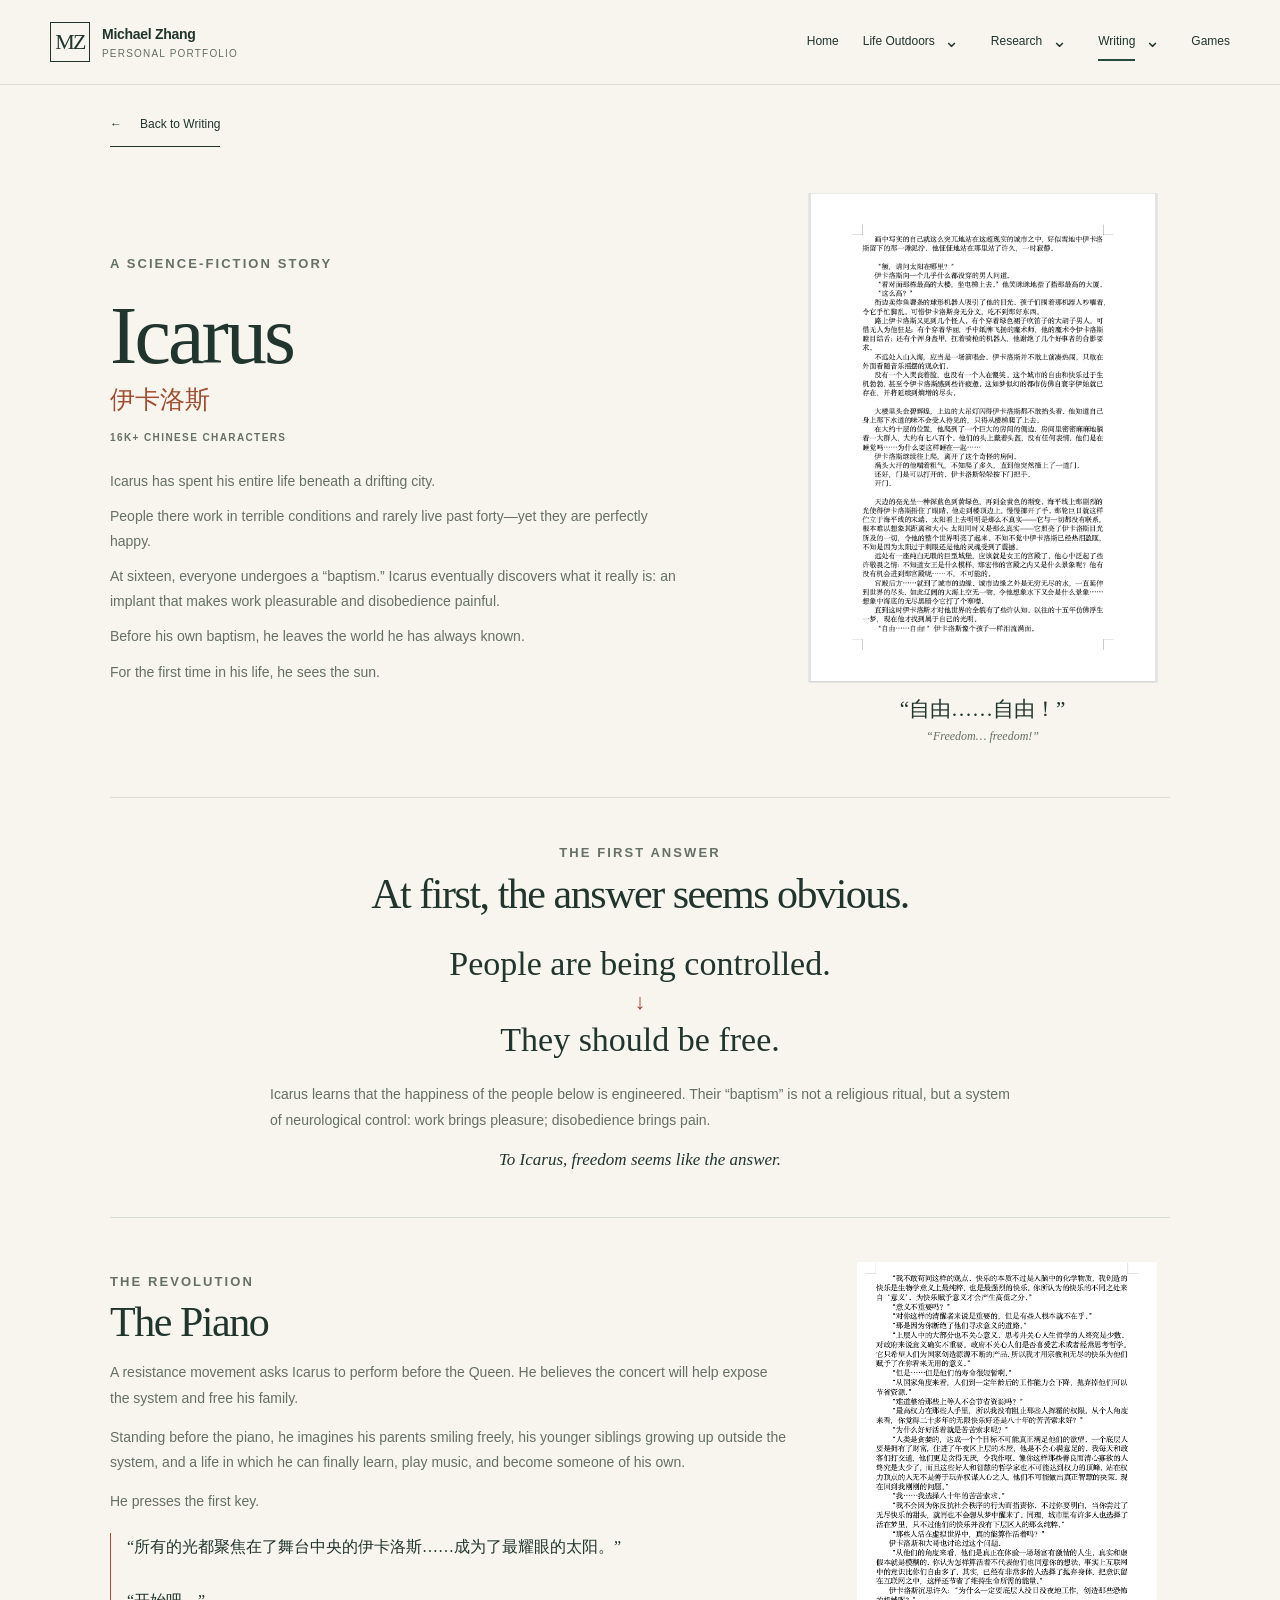
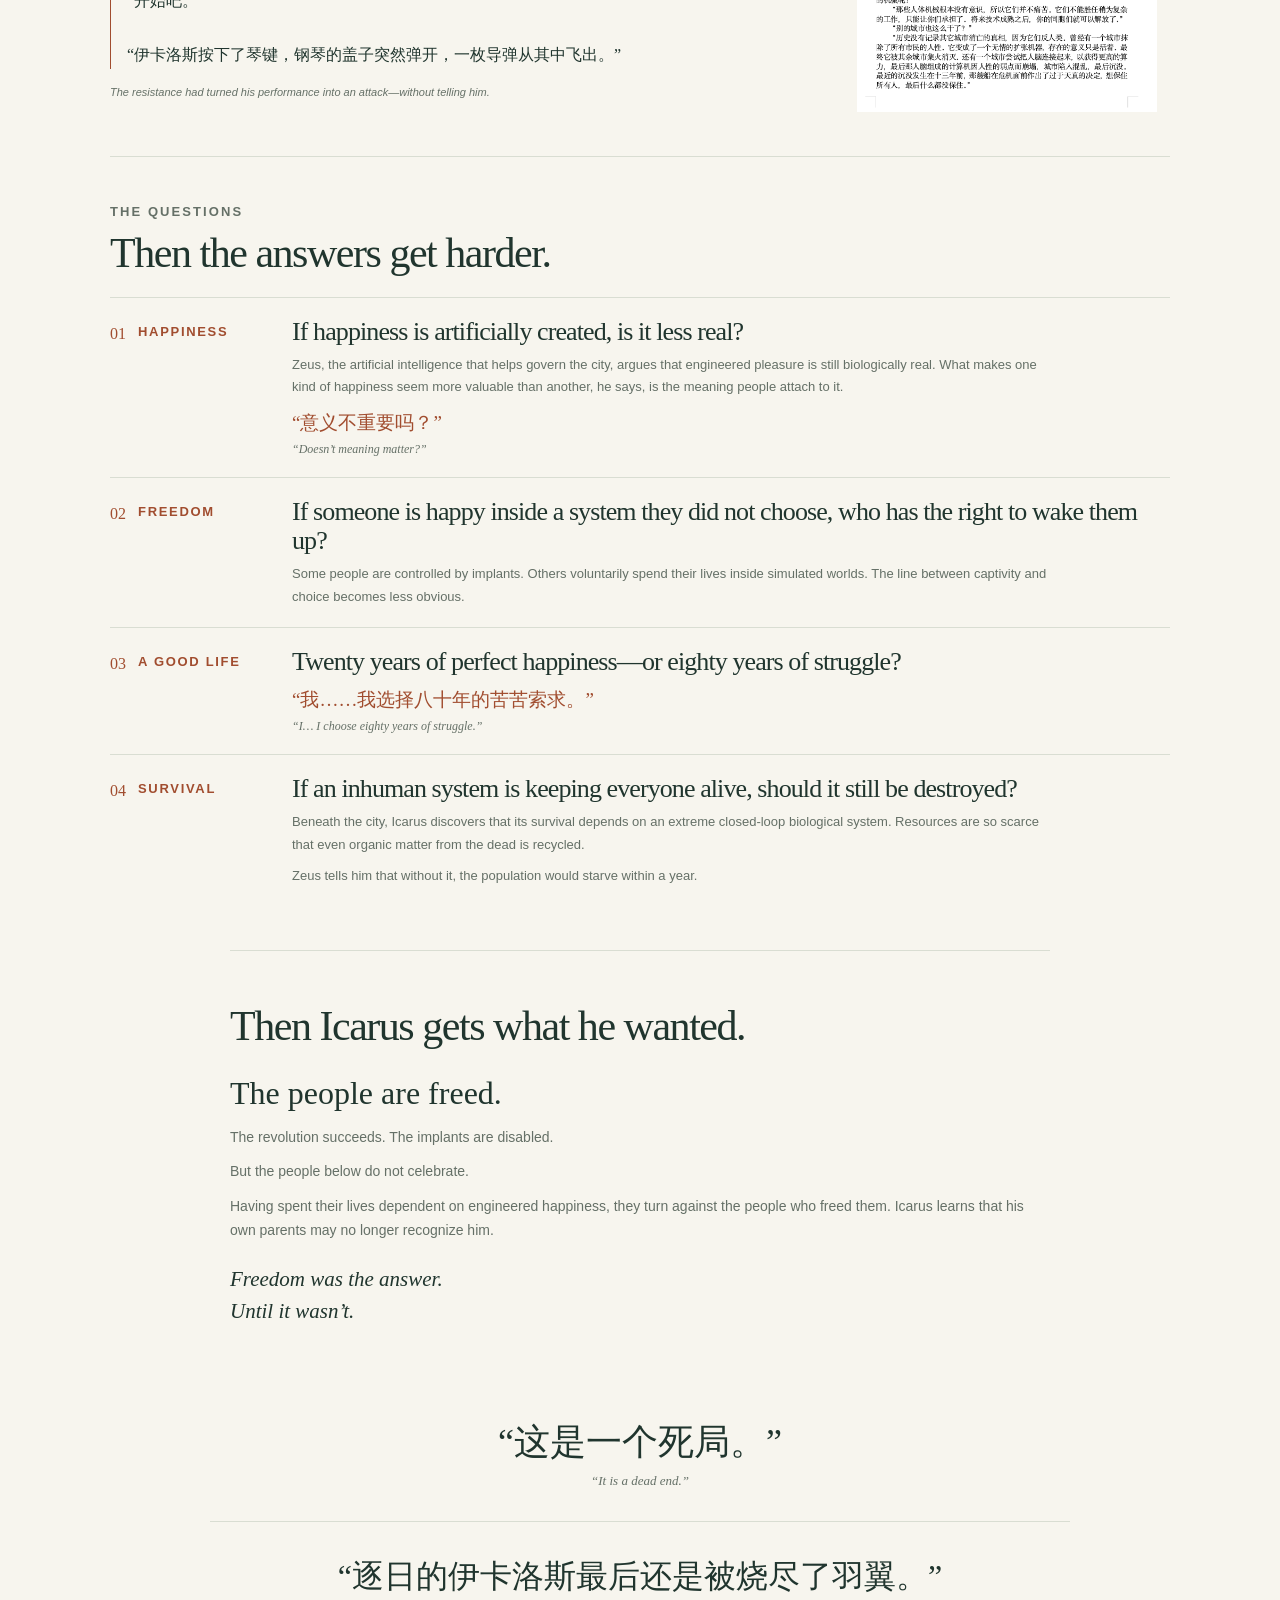
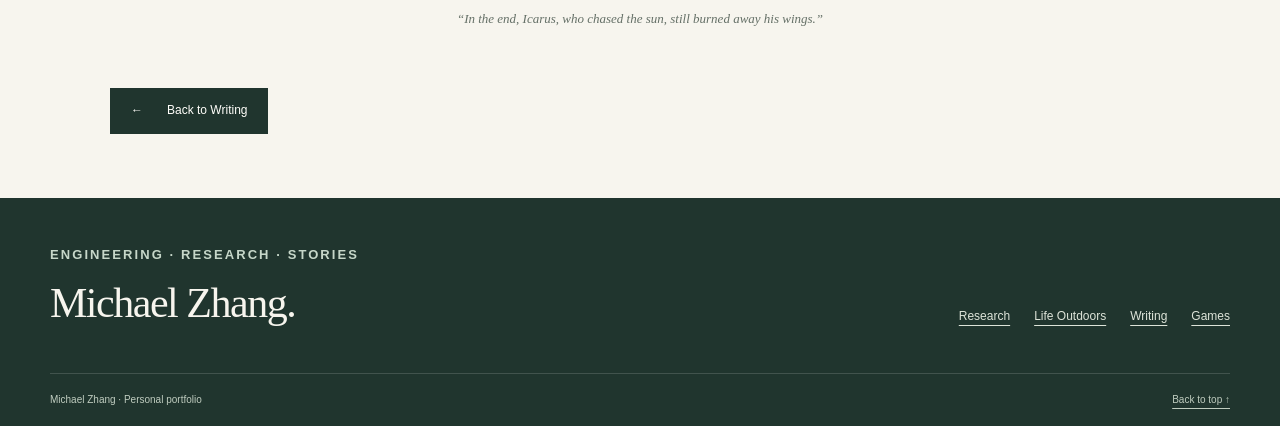
<file: icarus.html>
<!doctype html>
<html lang="en">
<head>
<meta charset="utf-8">
<meta name="viewport" content="width=device-width, initial-scale=1">
<title>Icarus / 伊卡洛斯 — Michael Zhang</title>
<meta name="description" content="A two-minute introduction to Icarus, a Chinese science-fiction story about engineered happiness, freedom, and survival.">
<link rel="icon" href="assets/favicon.svg" type="image/svg+xml">
<link rel="stylesheet" href="assets/styles.css">
<link rel="stylesheet" href="assets/icarus.css">
<script src="assets/main.js" defer></script>
</head>
<body class="icarus-story-page">
<a class="skip-link" href="#main">Skip to content</a>
<header class="site-header"><div class="container header-inner"><a class="brand" href="index.html"><span class="monogram">MZ</span><span class="brand-name">Michael Zhang<small>Personal portfolio</small></span></a><button class="menu-toggle" type="button" aria-expanded="false" aria-controls="navigation">Menu</button><nav class="main-nav" id="navigation" aria-label="Main navigation">
<a href="index.html">Home</a>
<div class="nav-group"><div class="nav-parent"><a href="life-outdoors.html">Life Outdoors</a><button class="submenu-toggle" type="button" aria-expanded="false" aria-controls="life-outdoors-submenu" aria-label="Show Life Outdoors pages"><span aria-hidden="true">⌄</span></button></div><div class="nav-submenu" id="life-outdoors-submenu" hidden><a href="life-outdoors.html">Life Outdoors Overview</a><a href="adventures-we-build-together.html">Adventures We Build Together</a><a href="building-my-own-outdoor-space.html">Building My Own Outdoor Space</a></div></div>
<div class="nav-group"><div class="nav-parent"><a href="research.html">Research</a><button class="submenu-toggle" type="button" aria-expanded="false" aria-controls="research-submenu" aria-label="Show Research pages"><span aria-hidden="true">⌄</span></button></div><div class="nav-submenu" id="research-submenu" hidden><a href="research.html">Research Overview</a><a href="from-camping-to-product-designs.html">From Problems to Designs</a></div></div>
<div class="nav-group nav-group--current">
  <div class="nav-parent"><a href="writing.html">Writing</a><button class="submenu-toggle" type="button" aria-expanded="false" aria-controls="writing-submenu" aria-label="Show Writing pages"><span aria-hidden="true">⌄</span></button></div>
  <div class="nav-submenu" id="writing-submenu" hidden><a href="writing.html">Writing Overview</a><a href="icarus.html" aria-current="page">Icarus / 伊卡洛斯</a><a href="antarctic-finale.html">The Antarctic Finale / 南极终曲</a><a href="bio-league.html">Bio-League / 生物联盟</a></div>
</div>
<a href="games.html">Games</a>
</nav></div></header>
<main id="main" class="container icarus-story-container">
  <div class="icarus-back-row icarus-back-row--top"><a class="text-link" href="writing.html"><span aria-hidden="true">←</span> Back to Writing</a></div>
  <section class="icarus-hero" aria-labelledby="icarus-title">
    <div class="icarus-hero-copy">
      <p class="eyebrow">A SCIENCE-FICTION STORY</p>
      <h1 id="icarus-title">Icarus</h1>
      <p class="icarus-title-cn">伊卡洛斯</p>
      <p class="icarus-meta">16K+ CHINESE CHARACTERS</p>
      <div class="icarus-opening-copy">
        <p>Icarus has spent his entire life beneath a drifting city.</p>
        <p>People there work in terrible conditions and rarely live past forty—yet they are perfectly happy.</p>
        <p>At sixteen, everyone undergoes a “baptism.” Icarus eventually discovers what it really is: an implant that makes work pleasurable and disobedience painful.</p>
        <p>Before his own baptism, he leaves the world he has always known.</p>
        <p>For the first time in his life, he sees the sun.</p>
      </div>
    </div>
    <figure class="icarus-hero-manuscript">
      <a href="assets/images/icarus-page-5.png" target="_blank" rel="noopener noreferrer" aria-label="View the original manuscript page where Icarus sees the sun"><img src="assets/images/icarus-page-5.png" alt="Original Chinese manuscript page: Icarus sees the sun for the first time" width="1098" height="1538"></a>
      <figcaption><span>“自由……自由！”</span><span>“Freedom… freedom!”</span></figcaption>
    </figure>
  </section>

  <section class="icarus-answer section" aria-labelledby="first-answer-title">
    <p class="eyebrow">THE FIRST ANSWER</p>
    <h2 id="first-answer-title">At first, the answer seems obvious.</h2>
    <div class="icarus-answer-statement"><p>People are being controlled.</p><span aria-hidden="true">↓</span><p>They should be free.</p></div>
    <p class="icarus-answer-copy">Icarus learns that the happiness of the people below is engineered. Their “baptism” is not a religious ritual, but a system of neurological control: work brings pleasure; disobedience brings pain.</p>
    <p class="icarus-answer-end">To Icarus, freedom seems like the answer.</p>
  </section>

  <section class="icarus-piano section" aria-labelledby="piano-title">
    <div class="icarus-piano-copy">
      <p class="eyebrow">THE REVOLUTION</p>
      <h2 id="piano-title">The Piano</h2>
      <p>A resistance movement asks Icarus to perform before the Queen. He believes the concert will help expose the system and free his family.</p>
      <p>Standing before the piano, he imagines his parents smiling freely, his younger siblings growing up outside the system, and a life in which he can finally learn, play music, and become someone of his own.</p>
      <p>He presses the first key.</p>
      <blockquote class="icarus-original-quotes">
        <p>“所有的光都聚焦在了舞台中央的伊卡洛斯……成为了最耀眼的太阳。”</p>
        <p>“开始吧。”</p>
        <p>“伊卡洛斯按下了琴键，钢琴的盖子突然弹开，一枚导弹从其中飞出。”</p>
      </blockquote>
      <p class="icarus-small-note">The resistance had turned his performance into an attack—without telling him.</p>
    </div>
    <figure class="icarus-piano-manuscript">
      <a href="assets/images/icarus-page-13.png" target="_blank" rel="noopener noreferrer" aria-label="View the original Chinese manuscript page 13"><img src="assets/images/icarus-page-13.png" alt="Original Chinese manuscript page 13" width="1128" height="1692" loading="lazy"></a>
    </figure>
  </section>

  <section class="icarus-questions section" aria-labelledby="questions-title">
    <p class="eyebrow">THE QUESTIONS</p>
    <h2 id="questions-title">Then the answers get harder.</h2>
    <article class="icarus-question-entry">
      <div class="icarus-question-label"><span>01</span><span>HAPPINESS</span></div>
      <div class="icarus-question-content"><h3>If happiness is artificially created, is it less real?</h3><p>Zeus, the artificial intelligence that helps govern the city, argues that engineered pleasure is still biologically real. What makes one kind of happiness seem more valuable than another, he says, is the meaning people attach to it.</p><blockquote>“意义不重要吗？”<span>“Doesn’t meaning matter?”</span></blockquote></div>
    </article>
    <article class="icarus-question-entry">
      <div class="icarus-question-label"><span>02</span><span>FREEDOM</span></div>
      <div class="icarus-question-content"><h3>If someone is happy inside a system they did not choose, who has the right to wake them up?</h3><p>Some people are controlled by implants. Others voluntarily spend their lives inside simulated worlds. The line between captivity and choice becomes less obvious.</p></div>
    </article>
    <article class="icarus-question-entry">
      <div class="icarus-question-label"><span>03</span><span>A GOOD LIFE</span></div>
      <div class="icarus-question-content"><h3>Twenty years of perfect happiness—or eighty years of struggle?</h3><blockquote>“我……我选择八十年的苦苦索求。”<span>“I… I choose eighty years of struggle.”</span></blockquote></div>
    </article>
    <article class="icarus-question-entry">
      <div class="icarus-question-label"><span>04</span><span>SURVIVAL</span></div>
      <div class="icarus-question-content"><h3>If an inhuman system is keeping everyone alive, should it still be destroyed?</h3><p>Beneath the city, Icarus discovers that its survival depends on an extreme closed-loop biological system. Resources are so scarce that even organic matter from the dead is recycled.</p><p>Zeus tells him that without it, the population would starve within a year.</p></div>
    </article>
  </section>

  <section class="icarus-revolution section" aria-labelledby="revolution-title">
    <h2 id="revolution-title">Then Icarus gets what he wanted.</h2>
    <p class="icarus-freed-line">The people are freed.</p>
    <p>The revolution succeeds. The implants are disabled.</p>
    <p>But the people below do not celebrate.</p>
    <p>Having spent their lives dependent on engineered happiness, they turn against the people who freed them. Icarus learns that his own parents may no longer recognize him.</p>
    <p class="icarus-reversal">Freedom was the answer.<br>Until it wasn’t.</p>
  </section>

  <section class="icarus-ending" aria-label="Ending">
    <p class="icarus-final-quote">“这是一个死局。”</p>
    <p class="icarus-translation">“It is a dead end.”</p>
    <div class="icarus-ending-divider" aria-hidden="true"></div>
    <p class="icarus-last-line">“逐日的伊卡洛斯最后还是被烧尽了羽翼。”</p>
    <p class="icarus-translation">“In the end, Icarus, who chased the sun, still burned away his wings.”</p>
  </section>
  <div class="icarus-back-row icarus-back-row--bottom"><a class="button" href="writing.html"><span aria-hidden="true">←</span> Back to Writing</a></div>
</main>
<footer class="site-footer"><div class="container"><div class="footer-top"><div><p class="eyebrow light">Engineering · Research · Stories</p><h2>Michael Zhang.</h2></div><div class="footer-links"><a href="research.html">Research</a><a href="life-outdoors.html">Life Outdoors</a><a href="writing.html">Writing</a><a href="games.html">Games</a></div></div><div class="footer-bottom"><span>Michael Zhang · Personal portfolio</span><a href="#main">Back to top ↑</a></div></div></footer>
</body>
</html>
</file>
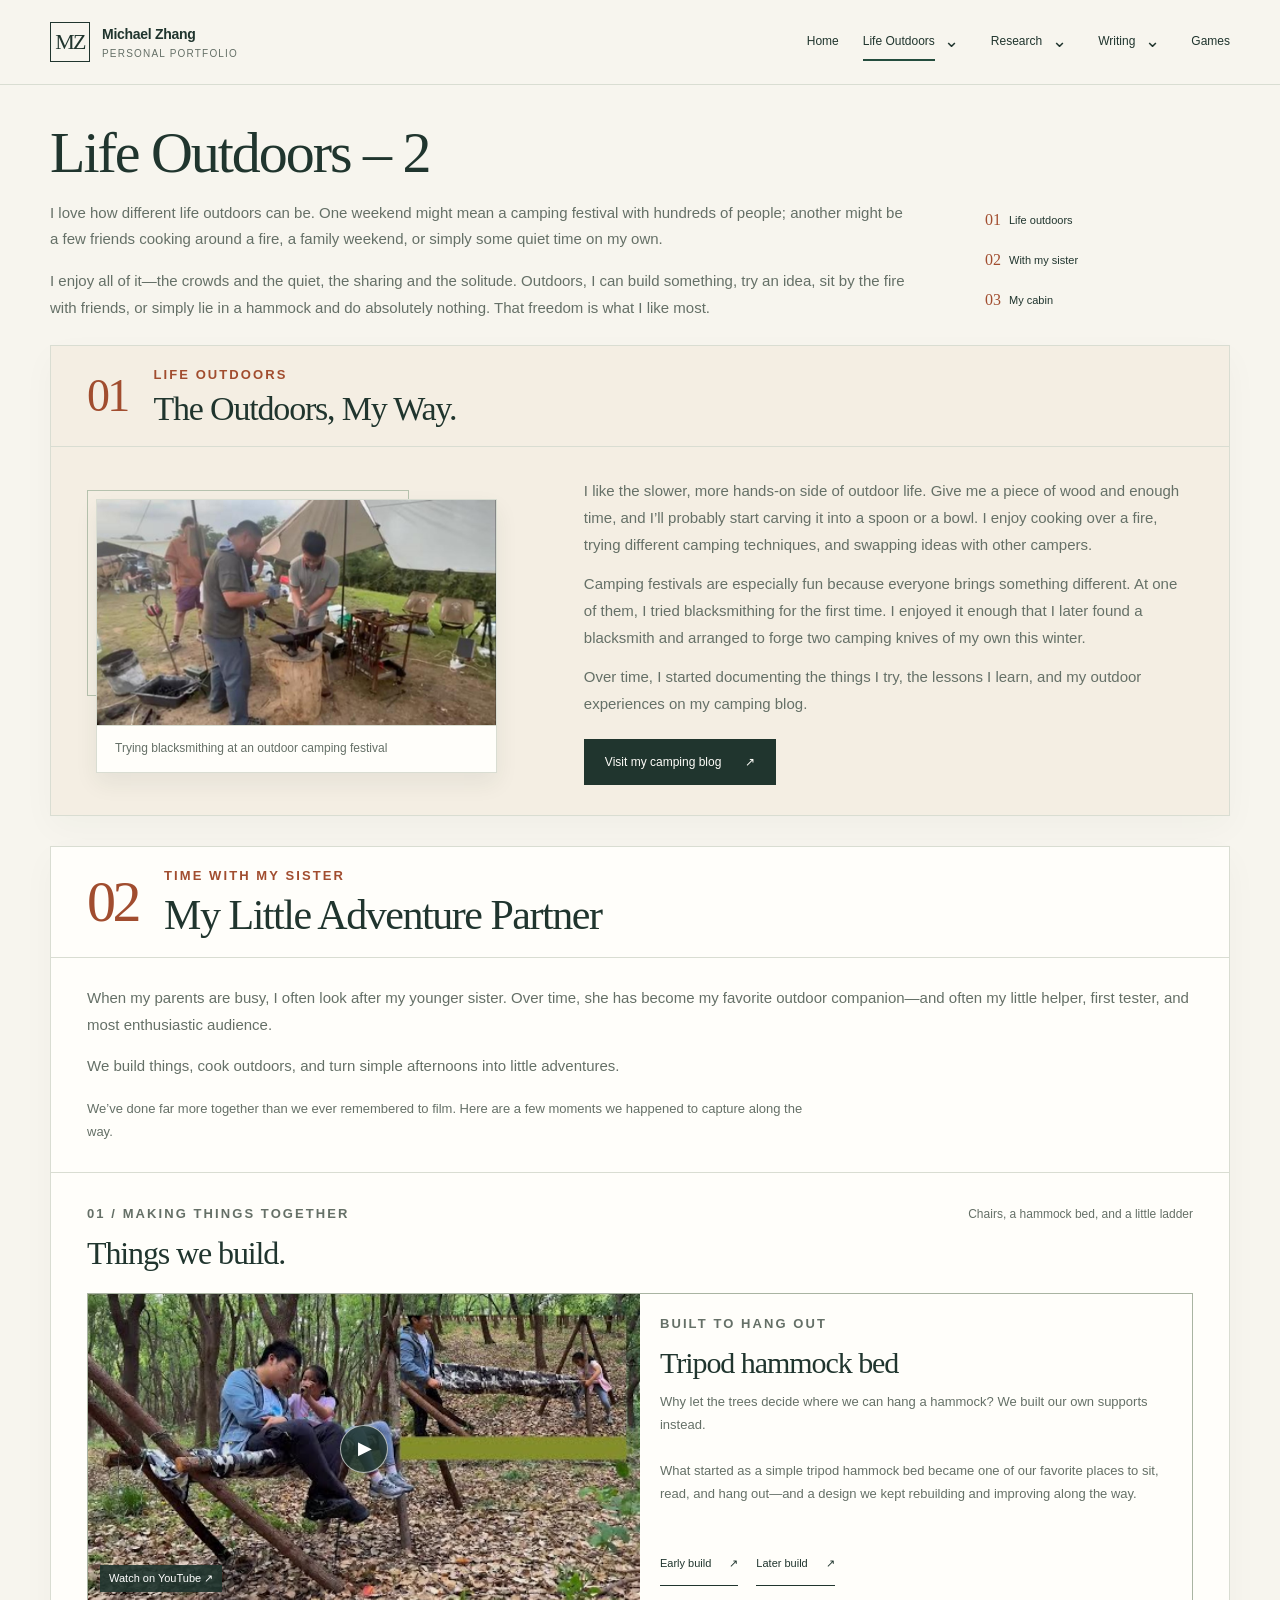
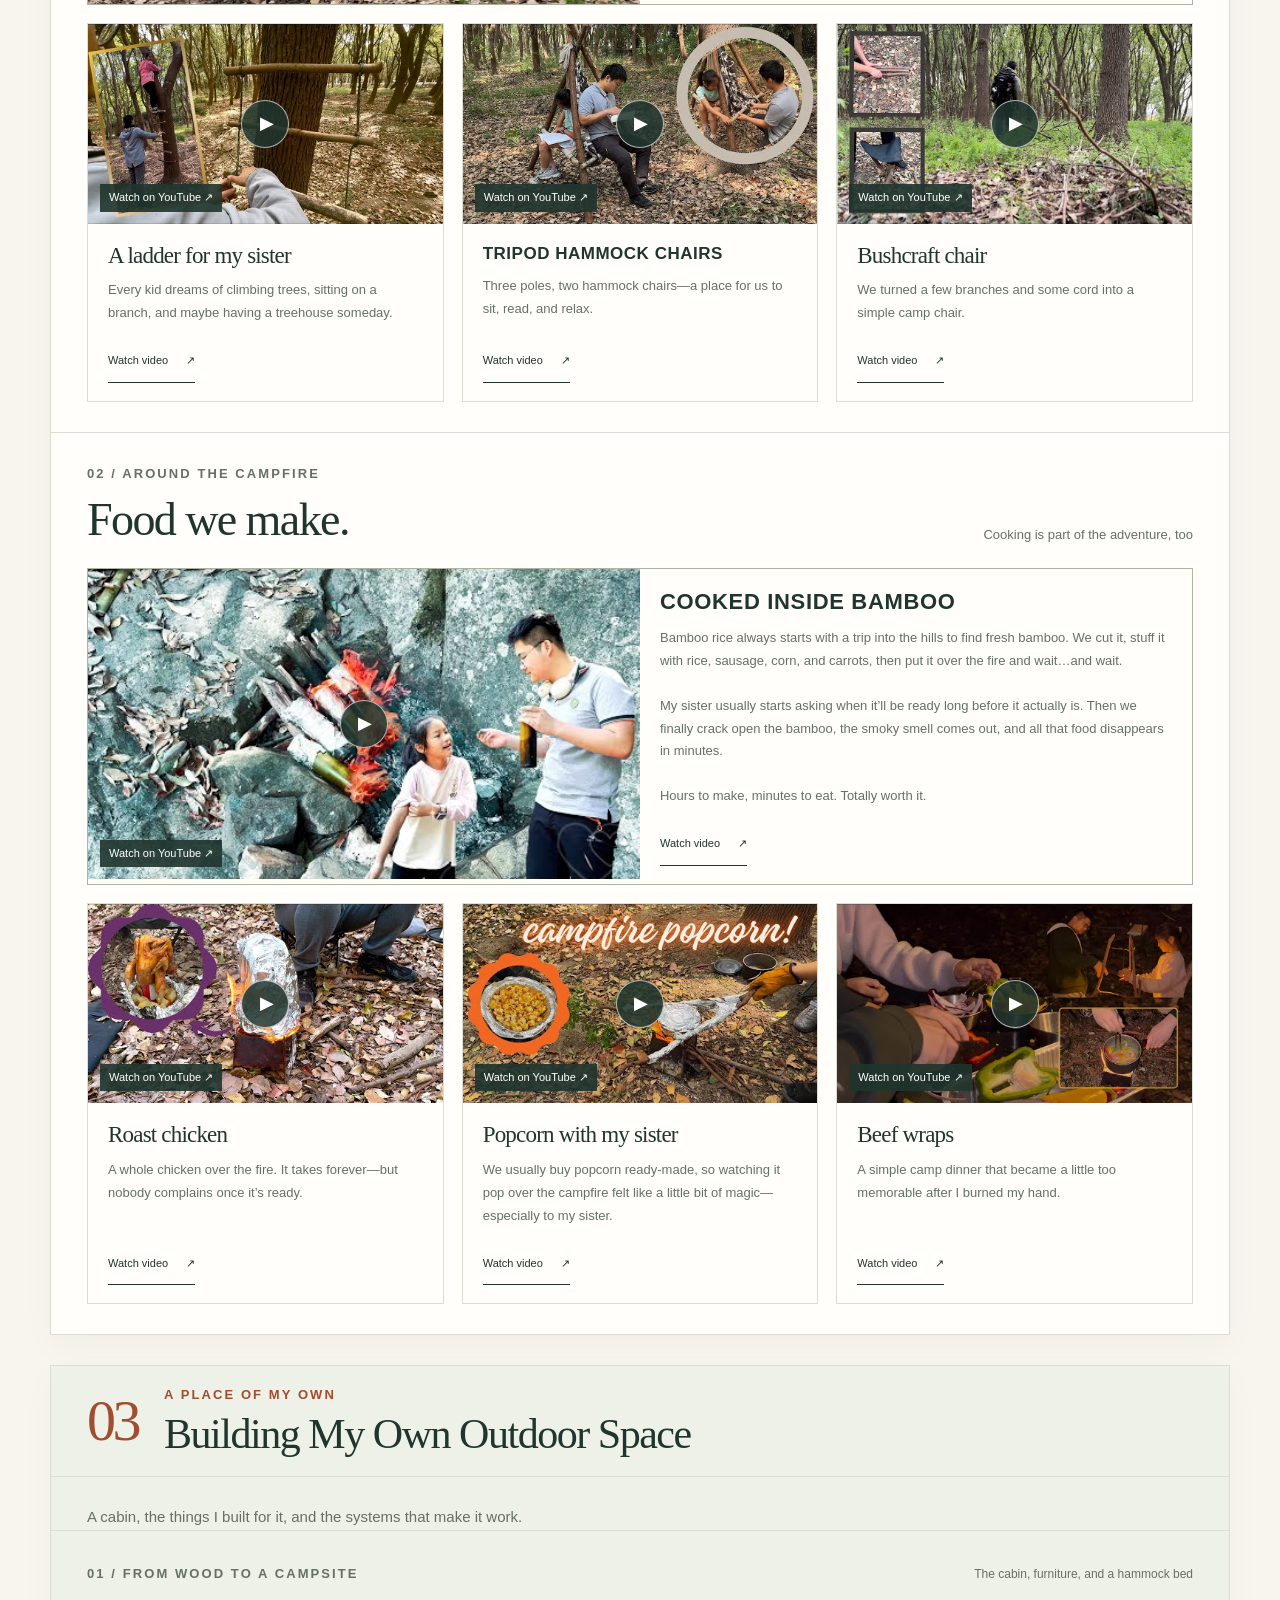
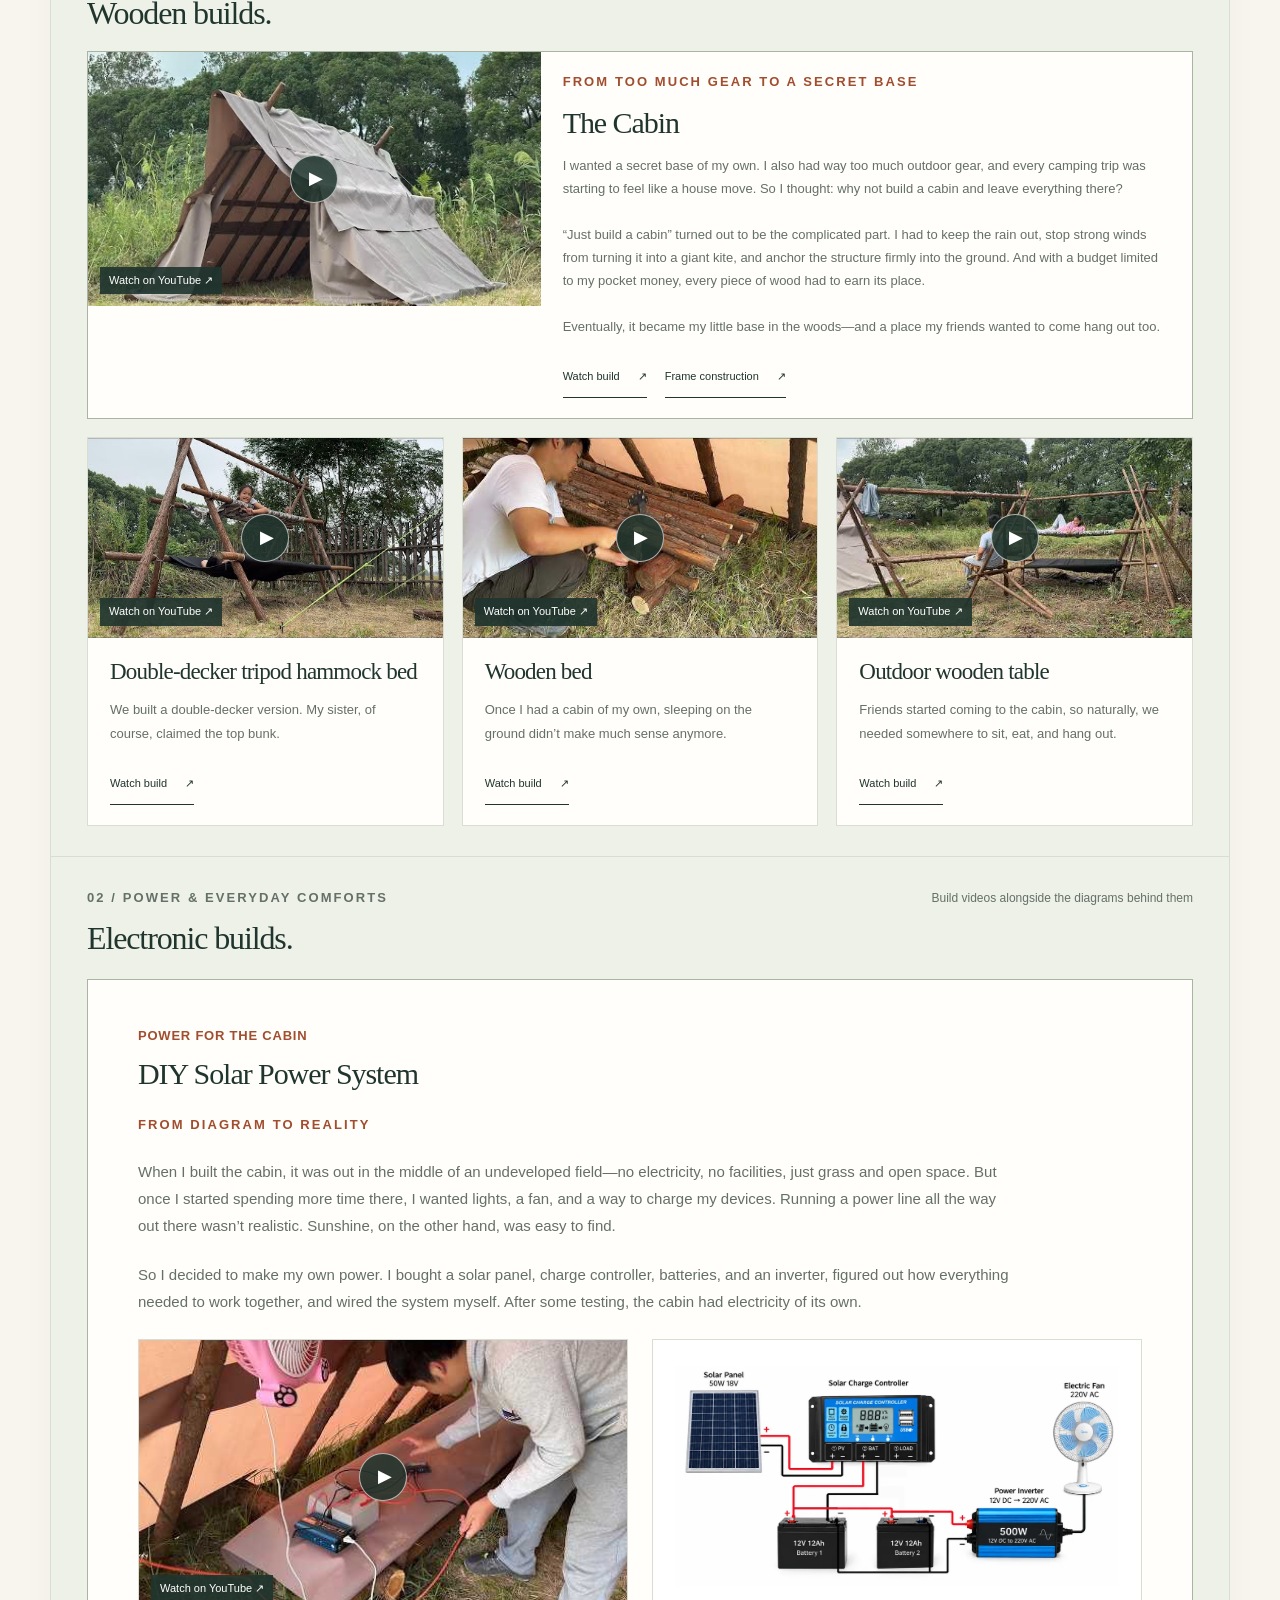
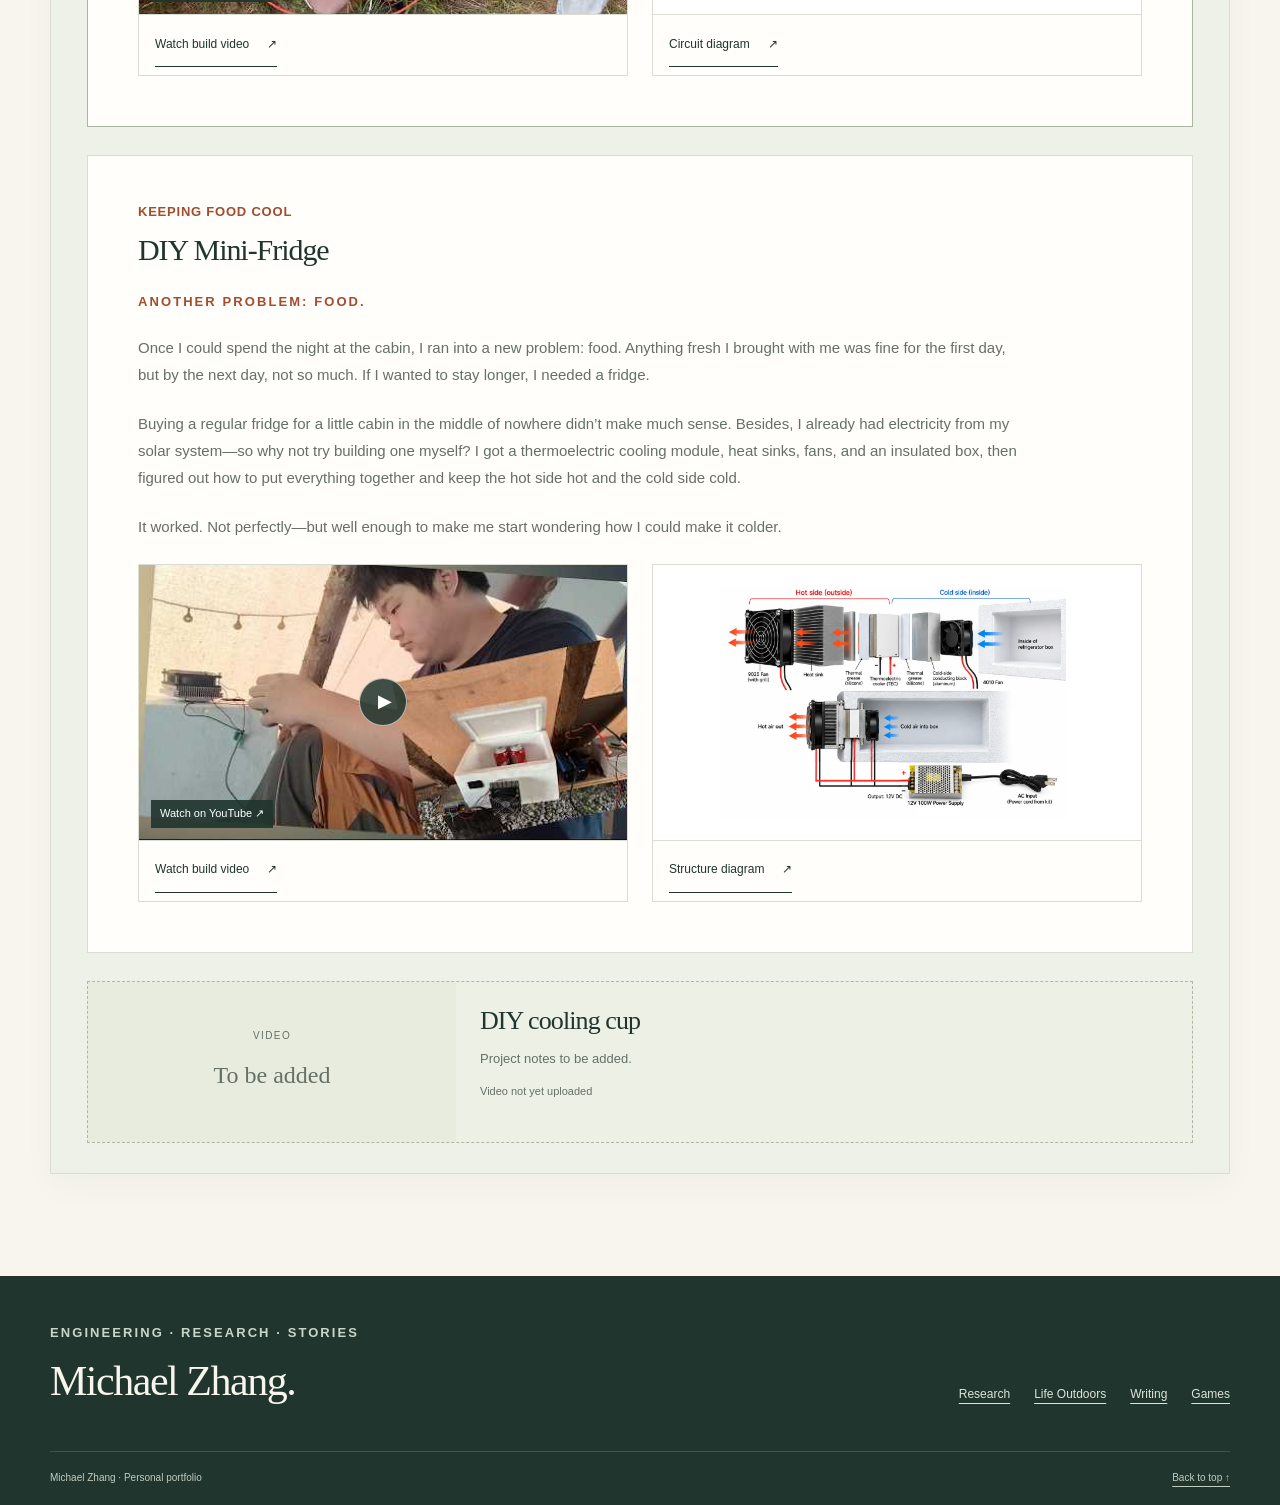
<file: life-outdoors-2.html>
<!doctype html>
<html lang="en">
<head>
<meta charset="utf-8">
<meta name="viewport" content="width=device-width, initial-scale=1">
<title>Life Outdoors – 2 — Michael Zhang</title>
<meta name="description" content="Michael Zhang’s personal portfolio: engineering, research, writing, games, and community.">
<link rel="icon" href="assets/favicon.svg" type="image/svg+xml">
<link rel="stylesheet" href="assets/styles.css">
<link rel="stylesheet" href="assets/portfolio-sections.css">
<script src="assets/main.js" defer></script>
</head>
<body class="life-outdoors-page life-outdoors-long-page camping-detail-page cabin-detail-page">
<a class="skip-link" href="#main">Skip to content</a><header class="site-header"><div class="container header-inner"><a class="brand" href="index.html"><span class="monogram">MZ</span><span class="brand-name">Michael Zhang<small>Personal portfolio</small></span></a><button class="menu-toggle" type="button" aria-expanded="false" aria-controls="navigation">Menu</button><nav class="main-nav" id="navigation" aria-label="Main navigation">
<a href="index.html">Home</a>
<div class="nav-group nav-group--current">
  <div class="nav-parent"><a href="life-outdoors.html">Life Outdoors</a><button class="submenu-toggle" type="button" aria-expanded="false" aria-controls="life-outdoors-submenu" aria-label="Show Life Outdoors pages"><span aria-hidden="true">⌄</span></button></div>
  <div class="nav-submenu" id="life-outdoors-submenu" hidden><a href="life-outdoors.html">Life Outdoors Overview</a><a href="adventures-we-build-together.html">Adventures We Build Together</a><a href="building-my-own-outdoor-space.html">Building My Own Outdoor Space</a></div>
</div>
<div class="nav-group">
  <div class="nav-parent"><a href="research.html">Research</a><button class="submenu-toggle" type="button" aria-expanded="false" aria-controls="research-submenu" aria-label="Show Research pages"><span aria-hidden="true">⌄</span></button></div>
  <div class="nav-submenu" id="research-submenu" hidden><a href="research.html">Research Overview</a><a href="from-camping-to-product-designs.html">From Problems to Designs</a></div>
</div>
<div class="nav-group">
  <div class="nav-parent"><a href="writing.html">Writing</a><button class="submenu-toggle" type="button" aria-expanded="false" aria-controls="writing-submenu" aria-label="Show Writing pages"><span aria-hidden="true">⌄</span></button></div>
  <div class="nav-submenu" id="writing-submenu" hidden><a href="writing.html">Writing Overview</a><a href="icarus.html">Icarus / 伊卡洛斯</a><a href="antarctic-finale.html">The Antarctic Finale / 南极终曲</a><a href="bio-league.html">Bio-League / 生物联盟</a></div>
</div>
<a href="games.html">Games</a>
</nav></div></header>
<main id="main" class="container">
<section class="page-intro inv-overview-intro">
  <h1>Life Outdoors – 2</h1>
  <div class="inv-overview-description">
    <p>I love how different life outdoors can be. One weekend might mean a camping festival with hundreds of people; another might be a few friends cooking around a fire, a family weekend, or simply some quiet time on my own.</p>
    <p>I enjoy all of it—the crowds and the quiet, the sharing and the solitude. Outdoors, I can build something, try an idea, sit by the fire with friends, or simply lie in a hammock and do absolutely nothing. That freedom is what I like most.</p>
  </div>
  <nav class="inv-overview-nav" aria-label="On this page">
    <a href="#camping-life"><span>01</span> Life outdoors</a>
    <a href="#camping"><span>02</span> With my sister</a>
    <a href="#outdoor"><span>03</span> My cabin</a>
  </nav>
</section>
<div class="inv-overview-grid">
<section class="inv-overview-card" id="camping-life" aria-labelledby="camping-life-title">
  <header class="inv-chapter-heading">
    <span class="inv-chapter-number" aria-hidden="true">01</span>
    <div><p class="eyebrow">Life outdoors</p><h2 id="camping-life-title">The Outdoors, My Way.</h2></div>
  </header>
  <div class="inv-overview-row">
    <div class="inv-overview-visual"><figure class="inv-overview-figure">
  <div class="inv-overview-media"><img src="assets/images/camping-blacksmithing.jpg" alt="Trying blacksmithing at an outdoor camping festival" width="1918" height="1080"></div>
  <figcaption>Trying blacksmithing at an outdoor camping festival</figcaption>
</figure></div>
    <div class="inv-overview-copy">
      <p class="inv-overview-summary">I like the slower, more hands-on side of outdoor life. Give me a piece of wood and enough time, and I’ll probably start carving it into a spoon or a bowl. I enjoy cooking over a fire, trying different camping techniques, and swapping ideas with other campers.</p>
      <p class="inv-overview-summary">Camping festivals are especially fun because everyone brings something different. At one of them, I tried blacksmithing for the first time. I enjoyed it enough that I later found a blacksmith and arranged to forge two camping knives of my own this winter.</p>
      <p class="inv-overview-summary">Over time, I started documenting the things I try, the lessons I learn, and my outdoor experiences on my camping blog.</p>
      <a class="button" href="https://teepee-tent.com/" target="_blank" rel="noopener noreferrer">Visit my camping blog <span aria-hidden="true">↗</span></a>
    </div>
  </div>
</section>
<section class="inv-overview-card life-long-chapter camping-detail-page" id="camping"><header class="inv-chapter-heading">
    <span class="inv-chapter-number" aria-hidden="true">02</span>
    <div><p class="eyebrow">Time with my sister</p><h2 id="camping-title">My Little Adventure Partner</h2></div>
  </header><div class="life-long-intro-copy"><p>When my parents are busy, I often look after my younger sister. Over time, she has become my favorite outdoor companion—and often my little helper, first tester, and most enthusiastic audience.</p><p>We build things, cook outdoors, and turn simple afternoons into little adventures.</p><p class="camping-video-note">We’ve done far more together than we ever remembered to film. Here are a few moments we happened to capture along the way.</p></div><section class="section" id="outdoor-builds" aria-labelledby="outdoor-builds-title">
  <div class="section-heading"><div><p class="eyebrow">01 / Making things together</p><h2 id="outdoor-builds-title">Things we build.</h2></div><p>Chairs, a hammock bed, and a little ladder</p></div>
  <div class="inv-project-grid">
<article class="project-card inv-card inv-card--featured" id="tripod-hammock-bed" data-video-status="available">
  <a class="card-media camping-video-cover" href="https://www.youtube.com/watch?v=7uJd5_tEkw8&amp;t=10s" target="_blank" rel="noopener noreferrer" aria-label="Watch Tripod hammock bed on YouTube"><img src="assets/images/hammock-first-video.jpg" alt="Tripod hammock bed video thumbnail" width="480" height="360" loading="lazy"><span class="camping-cover-play" aria-hidden="true">▶</span><span class="camping-cover-label">Watch on YouTube <span aria-hidden="true">↗</span></span></a>
  <div class="card-copy"><p class="eyebrow">BUILT TO HANG OUT</p><h3>Tripod hammock bed</h3>
    <p class="camping-build-story">Why let the trees decide where we can hang a hammock? We built our own supports instead.</p>
    <p class="camping-build-story">What started as a simple tripod hammock bed became one of our favorite places to sit, read, and hang out—and a design we kept rebuilding and improving along the way.</p>
    <div class="inv-card-actions"><a class="text-link" href="https://www.youtube.com/watch?v=7uJd5_tEkw8&amp;t=10s" target="_blank" rel="noopener noreferrer">Early build <span aria-hidden="true">↗</span></a><a class="text-link" href="https://www.youtube.com/watch?v=0KfqO7uS2k4" target="_blank" rel="noopener noreferrer">Later build <span aria-hidden="true">↗</span></a></div>
  </div>
</article>
<article class="project-card inv-card" id="sister" data-video-status="available">
  <a class="card-media camping-video-cover" href="https://www.youtube.com/watch?v=y9ZKuuQuy-M" target="_blank" rel="noopener noreferrer" aria-label="Watch A ladder for my sister on YouTube"><img src="assets/images/ladder-video.jpg" alt="A ladder for my sister video thumbnail" width="480" height="360" loading="lazy"><span class="camping-cover-play" aria-hidden="true">▶</span><span class="camping-cover-label">Watch on YouTube <span aria-hidden="true">↗</span></span></a>
  <div class="card-copy"><h3>A ladder for my sister</h3>
    <p>Every kid dreams of climbing trees, sitting on a branch, and maybe having a treehouse someday.</p>
    <div class="inv-card-actions"><a class="text-link" href="https://www.youtube.com/watch?v=y9ZKuuQuy-M" target="_blank" rel="noopener noreferrer">Watch video <span aria-hidden="true">↗</span></a></div>
  </div>
</article>
<article class="project-card inv-card" id="tripod-chair" data-video-status="available">
  <a class="card-media camping-video-cover" href="https://www.youtube.com/watch?v=ZHLINvt6bnk" target="_blank" rel="noopener noreferrer" aria-label="Watch Tripod hammock chairs on YouTube"><img src="assets/images/tripod-chair-video.jpg" alt="Tripod hammock chair video thumbnail" width="480" height="360" loading="lazy"><span class="camping-cover-play" aria-hidden="true">▶</span><span class="camping-cover-label">Watch on YouTube <span aria-hidden="true">↗</span></span></a>
  <div class="card-copy"><h3>TRIPOD HAMMOCK CHAIRS</h3>
    <p>Three poles, two hammock chairs—a place for us to sit, read, and relax.</p>
    <div class="inv-card-actions"><a class="text-link" href="https://www.youtube.com/watch?v=ZHLINvt6bnk" target="_blank" rel="noopener noreferrer">Watch video <span aria-hidden="true">↗</span></a></div>
  </div>
</article>
<article class="project-card inv-card" id="bushcraft-chair" data-video-status="available">
  <a class="card-media camping-video-cover" href="https://www.youtube.com/watch?v=XOnP_wbihKA" target="_blank" rel="noopener noreferrer" aria-label="Watch Bushcraft chair on YouTube"><img src="assets/images/bushcraft-chair-video.jpg" alt="Bushcraft chair video thumbnail" width="480" height="360" loading="lazy"><span class="camping-cover-play" aria-hidden="true">▶</span><span class="camping-cover-label">Watch on YouTube <span aria-hidden="true">↗</span></span></a>
  <div class="card-copy"><h3>Bushcraft chair</h3>
    <p>We turned a few branches and some cord into a simple camp chair.</p>
    <div class="inv-card-actions"><a class="text-link" href="https://www.youtube.com/watch?v=XOnP_wbihKA" target="_blank" rel="noopener noreferrer">Watch video <span aria-hidden="true">↗</span></a></div>
  </div>
</article>
  </div>
</section><section class="section" id="camp-cooking" aria-labelledby="camp-cooking-title">
  <div class="section-heading"><div><p class="eyebrow">02 / Around the campfire</p><h2 id="camp-cooking-title">Food we make.</h2></div><p>Cooking is part of the adventure, too</p></div>
  <div class="inv-project-grid">
<article class="project-card inv-card inv-card--featured" id="bamboo-rice" data-video-status="available">
  <a class="card-media camping-video-cover" href="https://www.youtube.com/watch?v=zn0WvlFsv1c" target="_blank" rel="noopener noreferrer" aria-label="Watch bamboo rice on YouTube"><img src="assets/images/bamboo-rice-video.jpg" alt="bamboo rice video thumbnail" width="480" height="360" loading="lazy"><span class="camping-cover-play" aria-hidden="true">▶</span><span class="camping-cover-label">Watch on YouTube <span aria-hidden="true">↗</span></span></a>
  <div class="card-copy"><h3>COOKED INSIDE BAMBOO</h3>
    <p class="camping-food-story">Bamboo rice always starts with a trip into the hills to find fresh bamboo. We cut it, stuff it with rice, sausage, corn, and carrots, then put it over the fire and wait…and wait.</p>
    <p class="camping-food-story">My sister usually starts asking when it’ll be ready long before it actually is. Then we finally crack open the bamboo, the smoky smell comes out, and all that food disappears in minutes.</p>
    <p class="camping-food-story">Hours to make, minutes to eat. Totally worth it.</p>
    <div class="inv-card-actions"><a class="text-link" href="https://www.youtube.com/watch?v=zn0WvlFsv1c" target="_blank" rel="noopener noreferrer">Watch video <span aria-hidden="true">↗</span></a></div>
  </div>
</article>
<article class="project-card inv-card" id="roast-chicken" data-video-status="available">
  <a class="card-media camping-video-cover" href="https://www.youtube.com/watch?v=2eKSUyb6lok" target="_blank" rel="noopener noreferrer" aria-label="Watch Roast chicken on YouTube"><img src="assets/images/roast-chicken-video.jpg" alt="Roast chicken video thumbnail" width="480" height="360" loading="lazy"><span class="camping-cover-play" aria-hidden="true">▶</span><span class="camping-cover-label">Watch on YouTube <span aria-hidden="true">↗</span></span></a>
  <div class="card-copy"><h3>Roast chicken</h3>
    <p class="camping-food-story">A whole chicken over the fire. It takes forever—but nobody complains once it’s ready.</p>
    <div class="inv-card-actions"><a class="text-link" href="https://www.youtube.com/watch?v=2eKSUyb6lok" target="_blank" rel="noopener noreferrer">Watch video <span aria-hidden="true">↗</span></a></div>
  </div>
</article>
<article class="project-card inv-card" id="popcorn" data-video-status="available">
  <a class="card-media camping-video-cover" href="https://www.youtube.com/watch?v=pePLDg0b_oM&amp;t=8s" target="_blank" rel="noopener noreferrer" aria-label="Watch Popcorn with my sister on YouTube"><img src="assets/images/popcorn-video.jpg" alt="Popcorn with my sister video thumbnail" width="480" height="360" loading="lazy"><span class="camping-cover-play" aria-hidden="true">▶</span><span class="camping-cover-label">Watch on YouTube <span aria-hidden="true">↗</span></span></a>
  <div class="card-copy"><h3>Popcorn with my sister</h3>
    <p class="camping-food-story">We usually buy popcorn ready-made, so watching it pop over the campfire felt like a little bit of magic—especially to my sister.</p>
    <div class="inv-card-actions"><a class="text-link" href="https://www.youtube.com/watch?v=pePLDg0b_oM&amp;t=8s" target="_blank" rel="noopener noreferrer">Watch video <span aria-hidden="true">↗</span></a></div>
  </div>
</article>
<article class="project-card inv-card" id="beef-wraps" data-video-status="available">
  <a class="card-media camping-video-cover" href="https://www.youtube.com/watch?v=Q6wlWp8fe38&amp;pp=0gcJCTcMAYcqIYzv" target="_blank" rel="noopener noreferrer" aria-label="Watch Beef wraps on YouTube"><img src="assets/images/beef-wraps-video.jpg" alt="Beef wraps video thumbnail" width="480" height="360" loading="lazy"><span class="camping-cover-play" aria-hidden="true">▶</span><span class="camping-cover-label">Watch on YouTube <span aria-hidden="true">↗</span></span></a>
  <div class="card-copy"><h3>Beef wraps</h3>
    <p class="camping-food-story">A simple camp dinner that became a little too memorable after I burned my hand.</p>
    <div class="inv-card-actions"><a class="text-link" href="https://www.youtube.com/watch?v=Q6wlWp8fe38&amp;pp=0gcJCTcMAYcqIYzv" target="_blank" rel="noopener noreferrer">Watch video <span aria-hidden="true">↗</span></a></div>
  </div>
</article>
  </div>
</section></section>
<section class="inv-overview-card life-long-chapter cabin-detail-page" id="outdoor"><header class="inv-chapter-heading">
    <span class="inv-chapter-number" aria-hidden="true">03</span>
    <div><p class="eyebrow">A place of my own</p><h2 id="outdoor-title">Building My Own Outdoor Space</h2></div>
  </header><div class="life-long-intro-copy"><p>A cabin, the things I built for it, and the systems that make it work.</p></div><section class="section" id="wooden-builds" aria-labelledby="wooden-builds-title">
  <div class="section-heading"><div><p class="eyebrow">01 / From wood to a campsite</p><h2 id="wooden-builds-title">Wooden builds.</h2></div><p>The cabin, furniture, and a hammock bed</p></div>
  <div class="inv-project-grid">
<article class="project-card inv-card inv-card--featured" id="cabin">
  <a class="card-media camping-video-cover" href="https://www.youtube.com/watch?v=gPzwCwwU4Nc&amp;t=1s&amp;pp=0gcJCTcMAYcqIYzv" target="_blank" rel="noopener noreferrer" aria-label="Watch The Cabin on YouTube"><img src="assets/images/cabin-rain-video.jpg" alt="The Cabin video thumbnail" width="480" height="360" loading="lazy"><span class="camping-cover-play" aria-hidden="true">▶</span><span class="camping-cover-label">Watch on YouTube <span aria-hidden="true">↗</span></span></a>
  <div class="card-copy"><p class="eyebrow cabin-wood-kicker">FROM TOO MUCH GEAR TO A SECRET BASE</p><h3>The Cabin</h3>
    <p class="cabin-wood-story">I wanted a secret base of my own. I also had way too much outdoor gear, and every camping trip was starting to feel like a house move. So I thought: why not build a cabin and leave everything there?</p>
    <p class="cabin-wood-story">“Just build a cabin” turned out to be the complicated part. I had to keep the rain out, stop strong winds from turning it into a giant kite, and anchor the structure firmly into the ground. And with a budget limited to my pocket money, every piece of wood had to earn its place.</p>
    <p class="cabin-wood-story">Eventually, it became my little base in the woods—and a place my friends wanted to come hang out too.</p><div class="inv-card-actions"><a class="text-link" href="https://www.youtube.com/watch?v=gPzwCwwU4Nc&amp;t=1s&amp;pp=0gcJCTcMAYcqIYzv" target="_blank" rel="noopener noreferrer">Watch build <span aria-hidden="true">↗</span></a><a class="text-link" href="https://www.youtube.com/watch?v=QdeTTUneB9Q" target="_blank" rel="noopener noreferrer">Frame construction <span aria-hidden="true">↗</span></a></div></div>
</article>
<article class="project-card inv-card" id="cabin-tripod-hammock-bed">
  <a class="card-media camping-video-cover" href="https://www.youtube.com/watch?v=0KfqO7uS2k4" target="_blank" rel="noopener noreferrer" aria-label="Watch Tripod hammock bed on YouTube"><img src="assets/images/hammock-video.jpg" alt="Tripod hammock bed video thumbnail" width="480" height="360" loading="lazy"><span class="camping-cover-play" aria-hidden="true">▶</span><span class="camping-cover-label">Watch on YouTube <span aria-hidden="true">↗</span></span></a>
  <div class="card-copy"><h3>Double-decker tripod hammock bed</h3>
    <p class="cabin-wood-story">We built a double-decker version. My sister, of course, claimed the top bunk.</p><div class="inv-card-actions"><a class="text-link" href="https://www.youtube.com/watch?v=0KfqO7uS2k4" target="_blank" rel="noopener noreferrer">Watch build <span aria-hidden="true">↗</span></a></div></div>
</article>
<article class="project-card inv-card" id="cabin-bed">
  <a class="card-media camping-video-cover" href="https://www.youtube.com/watch?v=hHcP4NxNtWQ" target="_blank" rel="noopener noreferrer" aria-label="Watch Wooden bed on YouTube"><img src="assets/images/cabin-bed-video.jpg" alt="Wooden bed video thumbnail" width="480" height="360" loading="lazy"><span class="camping-cover-play" aria-hidden="true">▶</span><span class="camping-cover-label">Watch on YouTube <span aria-hidden="true">↗</span></span></a>
  <div class="card-copy"><h3>Wooden bed</h3>
    <p class="cabin-wood-story">Once I had a cabin of my own, sleeping on the ground didn’t make much sense anymore.</p><div class="inv-card-actions"><a class="text-link" href="https://www.youtube.com/watch?v=hHcP4NxNtWQ" target="_blank" rel="noopener noreferrer">Watch build <span aria-hidden="true">↗</span></a></div></div>
</article>
<article class="project-card inv-card" id="cabin-table">
  <a class="card-media camping-video-cover" href="https://www.youtube.com/watch?v=k9QykMqa-Yg" target="_blank" rel="noopener noreferrer" aria-label="Watch Outdoor wooden table on YouTube"><img src="assets/images/outdoor-table-video.jpg" alt="Outdoor wooden table video thumbnail" width="480" height="360" loading="lazy"><span class="camping-cover-play" aria-hidden="true">▶</span><span class="camping-cover-label">Watch on YouTube <span aria-hidden="true">↗</span></span></a>
  <div class="card-copy"><h3>Outdoor wooden table</h3>
    <p class="cabin-wood-story">Friends started coming to the cabin, so naturally, we needed somewhere to sit, eat, and hang out.</p><div class="inv-card-actions"><a class="text-link" href="https://www.youtube.com/watch?v=k9QykMqa-Yg" target="_blank" rel="noopener noreferrer">Watch build <span aria-hidden="true">↗</span></a></div></div>
</article>
  </div>
</section><section class="section" id="electronic-builds" aria-labelledby="electronic-builds-title">
  <div class="section-heading"><div><p class="eyebrow">02 / Power &amp; everyday comforts</p><h2 id="electronic-builds-title">Electronic builds.</h2></div><p>Build videos alongside the diagrams behind them</p></div>
  <div class="cabin-system-stack">
<article class="cabin-system cabin-system--featured" id="solar">
  <header class="cabin-system-heading"><p class="eyebrow">Power for the cabin</p><h3>DIY Solar Power System</h3></header>
  <div class="cabin-system-body cabin-solar-body">
    <div class="cabin-system-copy"><p class="eyebrow">FROM DIAGRAM TO REALITY</p>
      <p>When I built the cabin, it was out in the middle of an undeveloped field—no electricity, no facilities, just grass and open space. But once I started spending more time there, I wanted lights, a fan, and a way to charge my devices. Running a power line all the way out there wasn’t realistic. Sunshine, on the other hand, was easy to find.</p>
      <p>So I decided to make my own power. I bought a solar panel, charge controller, batteries, and an inverter, figured out how everything needed to work together, and wired the system myself. After some testing, the cabin had electricity of its own.</p></div>
    <div class="cabin-system-video"><figure>
      <a class="card-media camping-video-cover" href="https://www.youtube.com/watch?v=QGVg54n_iH0&amp;t=9s&amp;pp=0gcJCTcMAYcqIYzv" target="_blank" rel="noopener noreferrer" aria-label="Watch DIY Solar Power System on YouTube"><img src="assets/images/solar-video.jpg" alt="DIY Solar Power System video thumbnail" width="480" height="360" loading="lazy"><span class="camping-cover-play" aria-hidden="true">▶</span><span class="camping-cover-label">Watch on YouTube <span aria-hidden="true">↗</span></span></a>
      <figcaption><a class="text-link" href="https://www.youtube.com/watch?v=QGVg54n_iH0&amp;t=9s&amp;pp=0gcJCTcMAYcqIYzv" target="_blank" rel="noopener noreferrer">Watch build video <span aria-hidden="true">↗</span></a></figcaption>
    </figure></div>
    <div class="cabin-system-diagram"><figure>
      <a class="cabin-diagram" href="assets/images/solar-power-diagram.webp" target="_blank" rel="noopener noreferrer" aria-label="View Circuit diagram at full size"><img src="assets/images/solar-power-diagram.webp" alt="Circuit diagram" width="1200" height="675" loading="lazy"></a>
      <figcaption><a class="text-link" href="assets/images/solar-power-diagram.webp" target="_blank" rel="noopener noreferrer">Circuit diagram <span aria-hidden="true">↗</span></a></figcaption>
    </figure></div>
  </div>
</article>
<article class="cabin-system" id="refrigerator">
  <header class="cabin-system-heading"><p class="eyebrow">Keeping food cool</p><h3>DIY Mini-Fridge</h3></header>
  <div class="cabin-system-body">
    <div class="cabin-system-copy">
      <p class="eyebrow">ANOTHER PROBLEM: FOOD.</p>
      <p>Once I could spend the night at the cabin, I ran into a new problem: food. Anything fresh I brought with me was fine for the first day, but by the next day, not so much. If I wanted to stay longer, I needed a fridge.</p>
      <p>Buying a regular fridge for a little cabin in the middle of nowhere didn’t make much sense. Besides, I already had electricity from my solar system—so why not try building one myself? I got a thermoelectric cooling module, heat sinks, fans, and an insulated box, then figured out how to put everything together and keep the hot side hot and the cold side cold.</p>
      <p>It worked. Not perfectly—but well enough to make me start wondering how I could make it colder.</p>
    </div>
    <div class="cabin-system-video"><figure>
      <a class="card-media camping-video-cover" href="https://www.youtube.com/watch?v=UBIkecs04Fg" target="_blank" rel="noopener noreferrer" aria-label="Watch DIY Mini-Fridge on YouTube"><img src="assets/images/refrigerator-video.jpg" alt="DIY Mini-Fridge video thumbnail" width="480" height="360" loading="lazy"><span class="camping-cover-play" aria-hidden="true">▶</span><span class="camping-cover-label">Watch on YouTube <span aria-hidden="true">↗</span></span></a>
      <figcaption><a class="text-link" href="https://www.youtube.com/watch?v=UBIkecs04Fg" target="_blank" rel="noopener noreferrer">Watch build video <span aria-hidden="true">↗</span></a></figcaption>
    </figure></div>
    <div class="cabin-system-diagram"><figure>
      <a class="cabin-diagram" href="assets/images/mini-fridge-diagram.webp" target="_blank" rel="noopener noreferrer" aria-label="View Structure diagram at full size"><img src="assets/images/mini-fridge-diagram.webp" alt="Structure diagram" width="1200" height="938" loading="lazy"></a>
      <figcaption><a class="text-link" href="assets/images/mini-fridge-diagram.webp" target="_blank" rel="noopener noreferrer">Structure diagram <span aria-hidden="true">↗</span></a></figcaption>
    </figure></div>
  </div>
</article>
    <article class="cabin-cup-placeholder" id="cooling-cup">
      <div class="inv-placeholder"><span>VIDEO</span><p>To be added</p></div>
      <div class="card-copy"><h3>DIY cooling cup</h3><p class="inv-draft">Project notes to be added.</p><span class="inv-pending">Video not yet uploaded</span></div>
    </article>
  </div>
</section></section>

</div>
</main>
<footer class="site-footer"><div class="container"><div class="footer-top"><div><p class="eyebrow light">Engineering · Research · Stories</p><h2>Michael Zhang.</h2></div><div class="footer-links"><a href="research.html">Research</a><a href="life-outdoors.html">Life Outdoors</a><a href="writing.html">Writing</a><a href="games.html">Games</a></div></div><div class="footer-bottom"><span>Michael Zhang · Personal portfolio</span><a href="#main">Back to top ↑</a></div></div></footer>
</body>
</html>
</file>
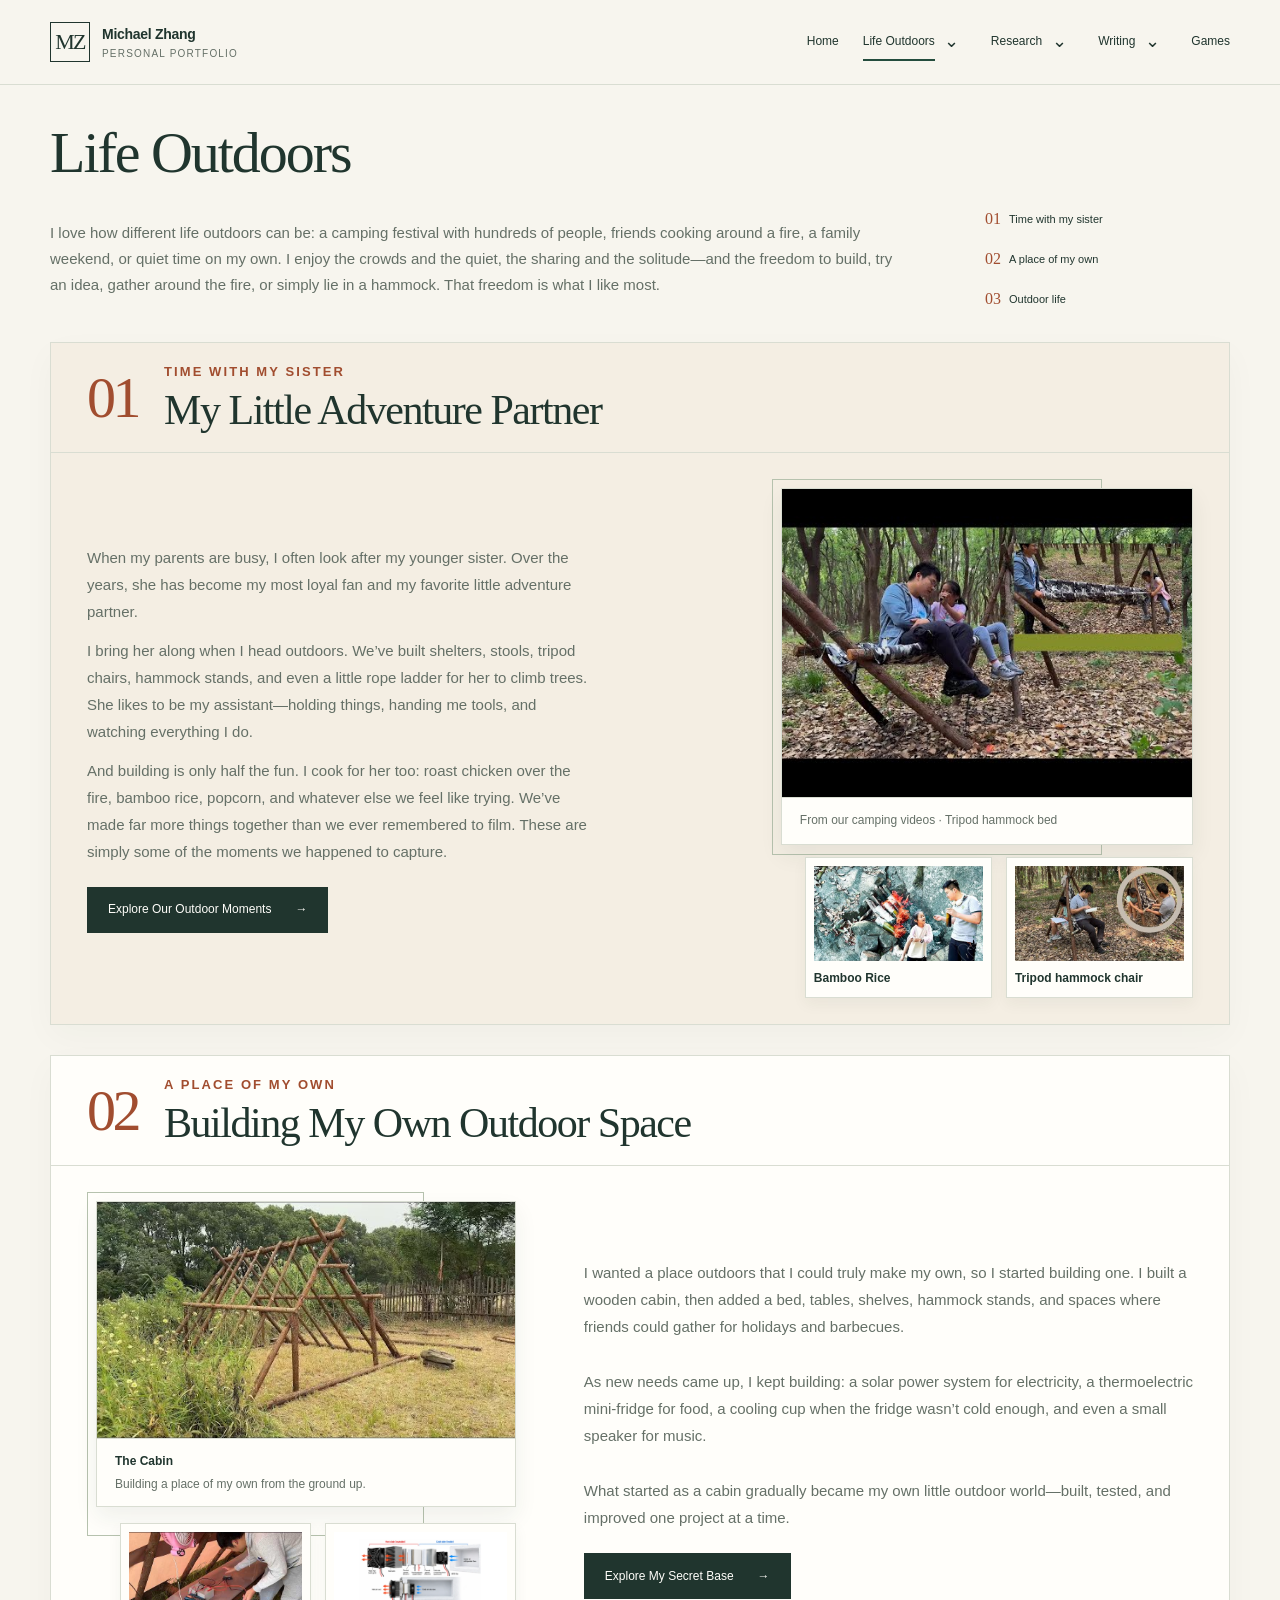
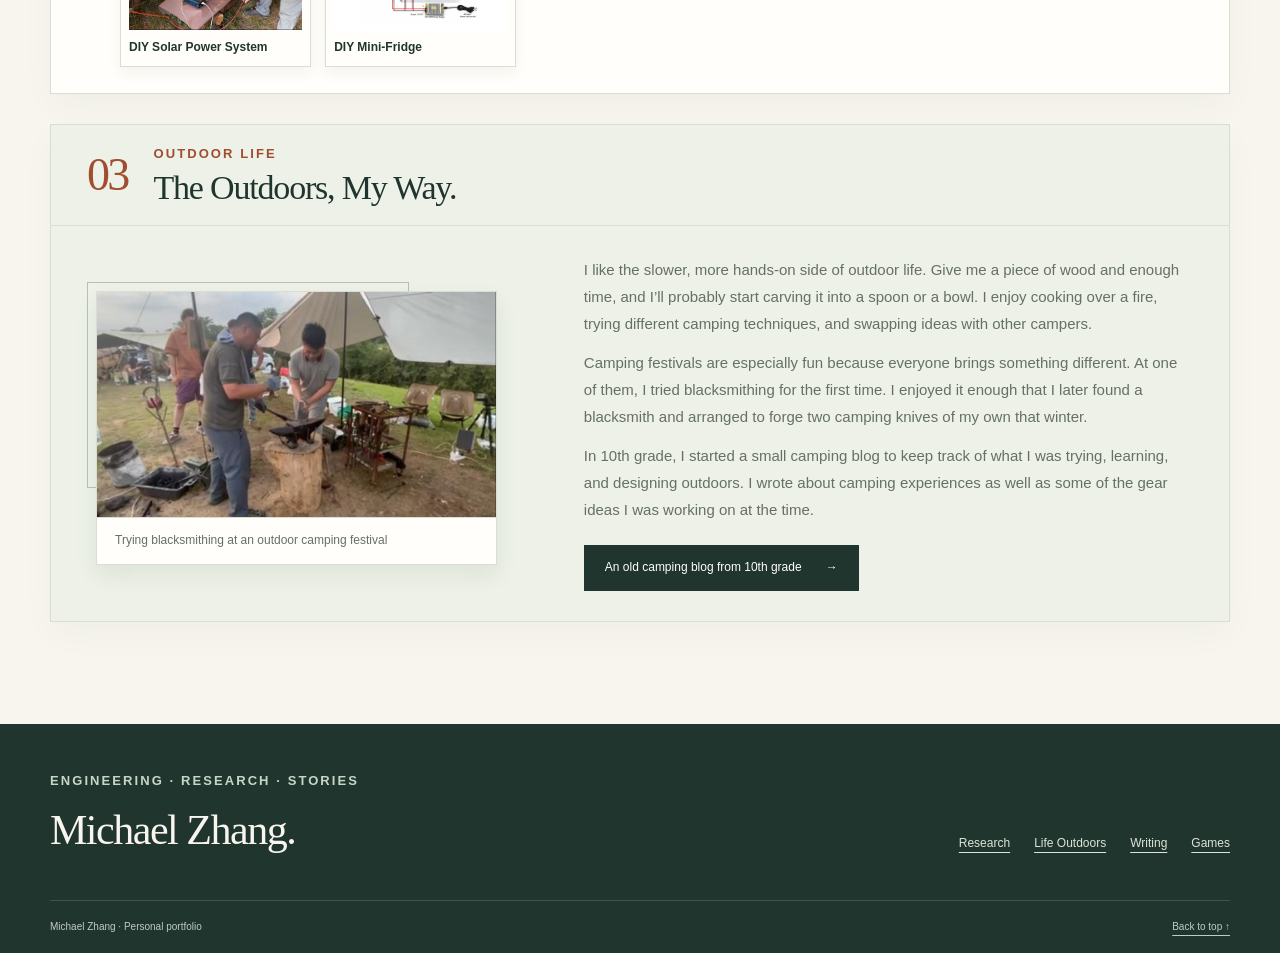
<file: life-outdoors.html>
<!doctype html>
<html lang="en">
<head>
<meta charset="utf-8">
<meta name="viewport" content="width=device-width, initial-scale=1">
<title>Life Outdoors — Michael Zhang</title>
<meta name="description" content="Michael Zhang’s personal portfolio: engineering, research, writing, games, and community.">
<link rel="icon" href="assets/favicon.svg" type="image/svg+xml">
<link rel="stylesheet" href="assets/styles.css">
<link rel="stylesheet" href="assets/portfolio-sections.css">
<script src="assets/main.js" defer></script>
</head>
<body class="life-outdoors-page">
<a class="skip-link" href="#main">Skip to content</a><header class="site-header"><div class="container header-inner"><a class="brand" href="index.html"><span class="monogram">MZ</span><span class="brand-name">Michael Zhang<small>Personal portfolio</small></span></a><button class="menu-toggle" type="button" aria-expanded="false" aria-controls="navigation">Menu</button><nav class="main-nav" id="navigation" aria-label="Main navigation">
<a href="index.html">Home</a>
<div class="nav-group">
  <div class="nav-parent"><a href="life-outdoors.html" aria-current="page">Life Outdoors</a><button class="submenu-toggle" type="button" aria-expanded="false" aria-controls="life-outdoors-submenu" aria-label="Show Life Outdoors pages"><span aria-hidden="true">⌄</span></button></div>
  <div class="nav-submenu" id="life-outdoors-submenu" hidden><a href="life-outdoors.html" aria-current="page">Life Outdoors Overview</a><a href="adventures-we-build-together.html">Adventures We Build Together</a><a href="building-my-own-outdoor-space.html">Building My Own Outdoor Space</a></div>
</div>
<div class="nav-group">
  <div class="nav-parent"><a href="research.html">Research</a><button class="submenu-toggle" type="button" aria-expanded="false" aria-controls="research-submenu" aria-label="Show Research pages"><span aria-hidden="true">⌄</span></button></div>
  <div class="nav-submenu" id="research-submenu" hidden><a href="research.html">Research Overview</a><a href="from-camping-to-product-designs.html">From Problems to Designs</a></div>
</div>
<div class="nav-group">
  <div class="nav-parent"><a href="writing.html">Writing</a><button class="submenu-toggle" type="button" aria-expanded="false" aria-controls="writing-submenu" aria-label="Show Writing pages"><span aria-hidden="true">⌄</span></button></div>
  <div class="nav-submenu" id="writing-submenu" hidden><a href="writing.html">Writing Overview</a><a href="icarus.html">Icarus / 伊卡洛斯</a><a href="antarctic-finale.html">The Antarctic Finale / 南极终曲</a><a href="bio-league.html">Bio-League / 生物联盟</a></div>
</div>
<a href="games.html">Games</a>
</nav></div></header>
<main id="main" class="container">
<section class="page-intro inv-overview-intro">
  <h1>Life Outdoors</h1>
  <div class="inv-overview-description">
    <p>I love how different life outdoors can be: a camping festival with hundreds of people, friends cooking around a fire, a family weekend, or quiet time on my own. I enjoy the crowds and the quiet, the sharing and the solitude—and the freedom to build, try an idea, gather around the fire, or simply lie in a hammock. That freedom is what I like most.</p>
  </div>
  <nav class="inv-overview-nav" aria-label="On this page">
    <a href="#camping"><span>01</span> Time with my sister</a>
    <a href="#outdoor"><span>02</span> A place of my own</a>
    <a href="#camping-life"><span>03</span> Outdoor life</a>
  </nav>
</section>
<div class="inv-overview-grid">
<section class="inv-overview-card inv-overview-card--reverse" id="camping" aria-labelledby="camping-title">
  <header class="inv-chapter-heading">
    <span class="inv-chapter-number" aria-hidden="true">01</span>
    <div><p class="eyebrow">Time with my sister</p><h2 id="camping-title">My Little Adventure Partner</h2></div>
  </header>
  <div class="inv-overview-row">
    <div class="inv-overview-visual"><figure class="inv-overview-figure">
  <div class="inv-overview-media">
    <img src="assets/images/hammock-first-video.jpg" alt="Camping with my sister beside a handmade tripod hammock bed" width="480" height="360" loading="lazy">
  </div>
  <figcaption>From our camping videos · Tripod hammock bed</figcaption>
</figure>
<div class="inv-product-thumbs" aria-label="More camping build videos">
  <figure>
    <div class="inv-small-video inv-small-video--poster"><img src="assets/images/bamboo-rice-video.jpg" alt="bamboo rice video thumbnail" width="480" height="360" loading="lazy"></div>
    <figcaption><span class="inv-thumb-title">Bamboo Rice</span></figcaption>
  </figure>
  <figure>
    <div class="inv-small-video inv-small-video--poster"><img src="assets/images/tripod-chair-video.jpg" alt="Tripod hammock chair video thumbnail" width="480" height="360" loading="lazy"></div>
    <figcaption><span class="inv-thumb-title">Tripod hammock chair</span></figcaption>
  </figure>
</div></div>
    <div class="inv-overview-copy">
      <p class="inv-overview-summary">When my parents are busy, I often look after my younger sister. Over the years, she has become my most loyal fan and my favorite little adventure partner.</p>
      <p class="inv-overview-summary">I bring her along when I head outdoors. We’ve built shelters, stools, tripod chairs, hammock stands, and even a little rope ladder for her to climb trees. She likes to be my assistant—holding things, handing me tools, and watching everything I do.</p>
      <p class="inv-overview-summary">And building is only half the fun. I cook for her too: roast chicken over the fire, bamboo rice, popcorn, and whatever else we feel like trying. We’ve made far more things together than we ever remembered to film. These are simply some of the moments we happened to capture.</p>
      <a class="button" href="adventures-we-build-together.html">Explore Our Outdoor Moments <span aria-hidden="true">→</span></a>
    </div>
  </div>
</section>
<section class="inv-overview-card" id="outdoor" aria-labelledby="outdoor-title">
  <header class="inv-chapter-heading">
    <span class="inv-chapter-number" aria-hidden="true">02</span>
    <div><p class="eyebrow">A place of my own</p><h2 id="outdoor-title">Building My Own Outdoor Space</h2></div>
  </header>
  <div class="inv-overview-row">
    <div class="inv-overview-visual">
      <figure class="inv-overview-figure">
        <div class="inv-overview-media inv-video-preview">
          <img src="assets/images/cabin-video.jpg" alt="The wooden framework of my cabin in the woods" width="480" height="360" loading="lazy">
        </div>
        <figcaption><span class="inv-thumb-title">The Cabin</span><span class="inv-thumb-description">Building a place of my own from the ground up.</span></figcaption>
      </figure>
      <div class="inv-product-thumbs" aria-label="More cabin project media">
  <figure>
    <div class="inv-small-video inv-small-video--poster">
      <img src="assets/images/solar-video.jpg" alt="DIY Solar Power System video thumbnail" width="480" height="360" loading="lazy">
    </div>
    <figcaption><span class="inv-thumb-title">DIY Solar Power System</span></figcaption>
  </figure>
  <figure>
    <div class="inv-small-video inv-small-video--poster inv-small-video--diagram">
      <img src="assets/images/mini-fridge-diagram.webp" alt="DIY Mini-Fridge structure diagram" width="1200" height="938" loading="lazy">
    </div>
    <figcaption><span class="inv-thumb-title">DIY Mini-Fridge</span></figcaption>
  </figure>
      </div>
    </div>
    <div class="inv-overview-copy">
      <p class="inv-overview-summary">I wanted a place outdoors that I could truly make my own, so I started building one. I built a wooden cabin, then added a bed, tables, shelves, hammock stands, and spaces where friends could gather for holidays and barbecues.</p>
      <p class="inv-overview-summary">As new needs came up, I kept building: a solar power system for electricity, a thermoelectric mini-fridge for food, a cooling cup when the fridge wasn’t cold enough, and even a small speaker for music.</p>
      <p class="inv-overview-summary">What started as a cabin gradually became my own little outdoor world—built, tested, and improved one project at a time.</p>
      <a class="button" href="building-my-own-outdoor-space.html">Explore My Secret Base <span aria-hidden="true">→</span></a>
    </div>
  </div>
</section>
<section class="inv-overview-card" id="camping-life" aria-labelledby="camping-life-title">
  <header class="inv-chapter-heading">
    <span class="inv-chapter-number" aria-hidden="true">03</span>
    <div><p class="eyebrow">Outdoor life</p><h2 id="camping-life-title">The Outdoors, My Way.</h2></div>
  </header>
  <div class="inv-overview-row">
    <div class="inv-overview-visual"><figure class="inv-overview-figure">
  <div class="inv-overview-media"><img src="assets/images/camping-blacksmithing.jpg" alt="Trying blacksmithing at an outdoor camping festival" width="1918" height="1080"></div>
  <figcaption>Trying blacksmithing at an outdoor camping festival</figcaption>
</figure></div>
    <div class="inv-overview-copy">
      <p class="inv-overview-summary">I like the slower, more hands-on side of outdoor life. Give me a piece of wood and enough time, and I’ll probably start carving it into a spoon or a bowl. I enjoy cooking over a fire, trying different camping techniques, and swapping ideas with other campers.</p>
      <p class="inv-overview-summary">Camping festivals are especially fun because everyone brings something different. At one of them, I tried blacksmithing for the first time. I enjoyed it enough that I later found a blacksmith and arranged to forge two camping knives of my own that winter.</p>
      <p class="inv-overview-summary">In 10th grade, I started a small camping blog to keep track of what I was trying, learning, and designing outdoors. I wrote about camping experiences as well as some of the gear ideas I was working on at the time.</p>
      <a class="button" href="https://teepee-tent.com/" target="_blank" rel="noopener noreferrer">An old camping blog from 10th grade <span aria-hidden="true">→</span></a>
    </div>
  </div>
</section>

</div>
</main>
<footer class="site-footer"><div class="container"><div class="footer-top"><div><p class="eyebrow light">Engineering · Research · Stories</p><h2>Michael Zhang.</h2></div><div class="footer-links"><a href="research.html">Research</a><a href="life-outdoors.html">Life Outdoors</a><a href="writing.html">Writing</a><a href="games.html">Games</a></div></div><div class="footer-bottom"><span>Michael Zhang · Personal portfolio</span><a href="#main">Back to top ↑</a></div></div></footer>
</body>
</html>
</file>
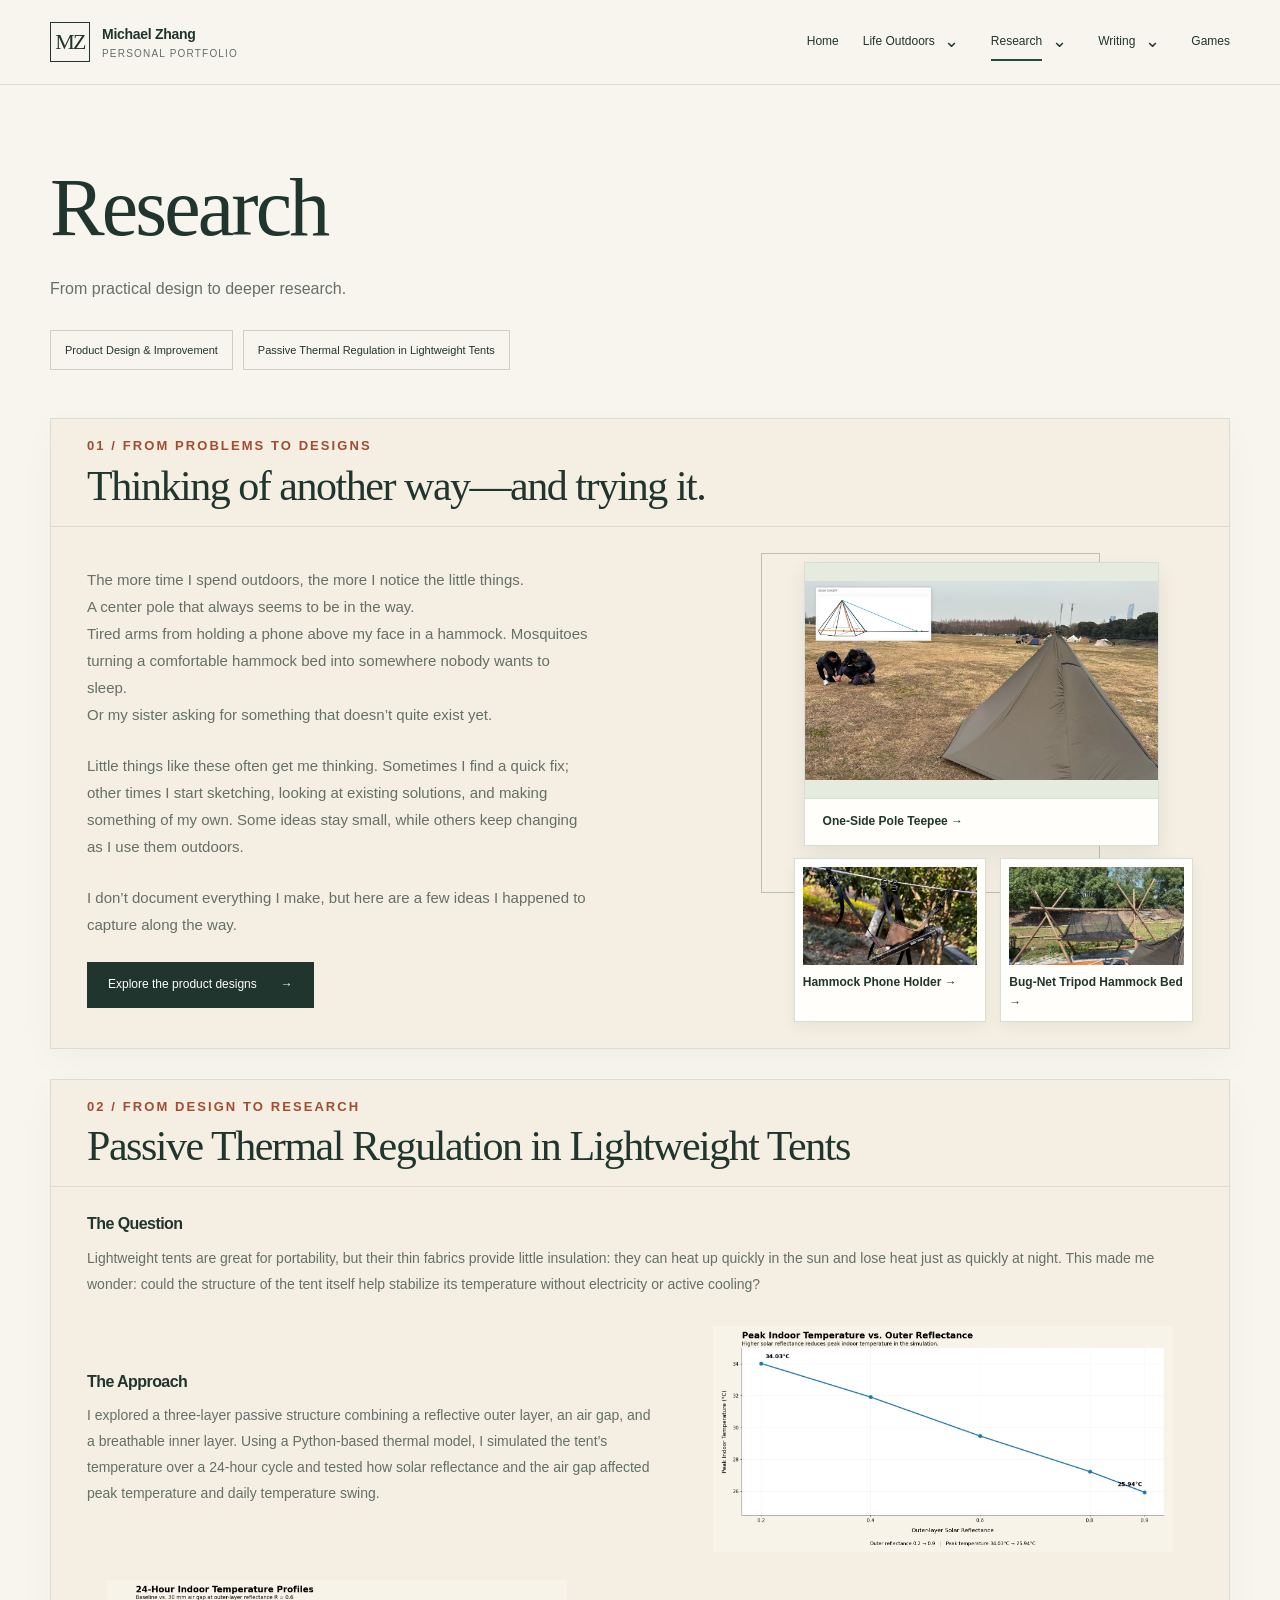
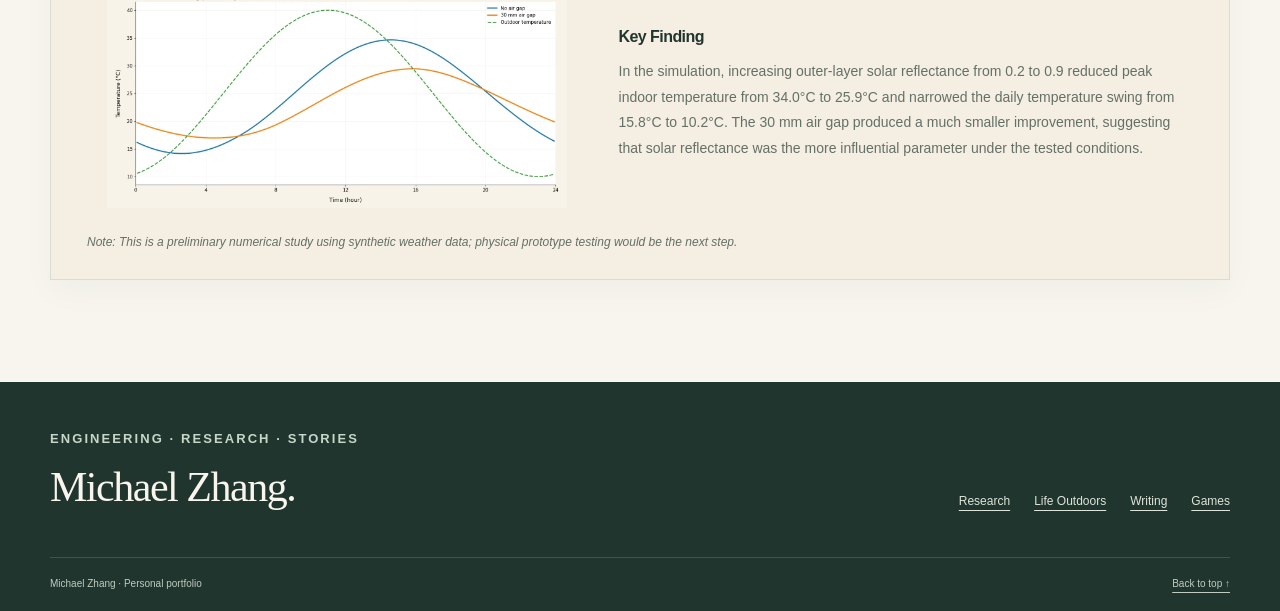
<file: research.html>
<!doctype html>
<html lang="en">
<head>
<meta charset="utf-8">
<meta name="viewport" content="width=device-width, initial-scale=1">
<title>Research — Michael Zhang</title>
<meta name="description" content="Michael Zhang’s personal portfolio: engineering, research, writing, games, and community.">
<link rel="icon" href="assets/favicon.svg" type="image/svg+xml">
<link rel="stylesheet" href="assets/styles.css">
<link rel="stylesheet" href="assets/portfolio-sections.css">
<script src="assets/main.js" defer></script>
<style>
#designs > .inv-chapter-heading .eyebrow,
#thermal > .inv-chapter-heading .eyebrow { color: var(--rust); }
</style>
</head>
<body class="research-page">
<a class="skip-link" href="#main">Skip to content</a><header class="site-header"><div class="container header-inner"><a class="brand" href="index.html"><span class="monogram">MZ</span><span class="brand-name">Michael Zhang<small>Personal portfolio</small></span></a><button class="menu-toggle" type="button" aria-expanded="false" aria-controls="navigation">Menu</button><nav class="main-nav" id="navigation" aria-label="Main navigation">
<a href="index.html">Home</a>
<div class="nav-group">
  <div class="nav-parent"><a href="life-outdoors.html">Life Outdoors</a><button class="submenu-toggle" type="button" aria-expanded="false" aria-controls="life-outdoors-submenu" aria-label="Show Life Outdoors pages"><span aria-hidden="true">⌄</span></button></div>
  <div class="nav-submenu" id="life-outdoors-submenu" hidden><a href="life-outdoors.html">Life Outdoors Overview</a><a href="adventures-we-build-together.html">Adventures We Build Together</a><a href="building-my-own-outdoor-space.html">Building My Own Outdoor Space</a></div>
</div>
<div class="nav-group nav-group--current">
  <div class="nav-parent"><a href="research.html" aria-current="page">Research</a><button class="submenu-toggle" type="button" aria-expanded="false" aria-controls="research-submenu" aria-label="Show Research pages"><span aria-hidden="true">⌄</span></button></div>
  <div class="nav-submenu" id="research-submenu" hidden><a href="research.html" aria-current="page">Research Overview</a><a href="from-camping-to-product-designs.html">From Problems to Designs</a></div>
</div>
<div class="nav-group">
  <div class="nav-parent"><a href="writing.html">Writing</a><button class="submenu-toggle" type="button" aria-expanded="false" aria-controls="writing-submenu" aria-label="Show Writing pages"><span aria-hidden="true">⌄</span></button></div>
  <div class="nav-submenu" id="writing-submenu" hidden><a href="writing.html">Writing Overview</a><a href="icarus.html">Icarus / 伊卡洛斯</a><a href="antarctic-finale.html">The Antarctic Finale / 南极终曲</a><a href="bio-league.html">Bio-League / 生物联盟</a></div>
</div>
<a href="games.html">Games</a>
</nav></div></header>
<main id="main" class="container"><section class="page-intro"><h1>Research</h1><p>From practical design to deeper research.</p><nav class="page-jumps" aria-label="On this page"><a href="#designs">Product Design &amp; Improvement</a><a href="#thermal">Passive Thermal Regulation in Lightweight Tents</a></nav></section>
<div class="inv-overview-grid">
<section class="inv-overview-card inv-overview-card--reverse research-overview-card" id="designs" aria-labelledby="designs-title">
  <header class="inv-chapter-heading">
    <div><p class="eyebrow">01 / From Problems to Designs</p><h2 id="designs-title">Thinking of another way—and trying it.</h2></div>
  </header>
  <div class="inv-overview-row">
    <div class="inv-overview-visual">
      <figure class="inv-overview-figure">
        <a class="inv-overview-media" href="from-camping-to-product-designs.html#tent" aria-label="Explore One-Side Pole Teepee"><img src="assets/images/teepee-tent-1-small.jpg" alt="One-Side Pole Teepee prototype outdoors" width="1200" height="675"></a>
        <figcaption><span class="inv-thumb-title"><a href="from-camping-to-product-designs.html#tent">One-Side Pole Teepee <span aria-hidden="true">→</span></a></span></figcaption>
      </figure>
      <div class="inv-product-thumbs" aria-label="More outdoor product designs">
  <figure>
    <a href="from-camping-to-product-designs.html#phone-stand" aria-label="Explore Hammock Phone Holder"><img src="assets/images/phone-stand-4-small.jpg" alt="Hammock Phone Holder" width="1200" height="675" loading="lazy"></a>
    <figcaption><span class="inv-thumb-title"><a href="from-camping-to-product-designs.html#phone-stand">Hammock Phone Holder <span aria-hidden="true">→</span></a></span></figcaption>
  </figure>
  <figure>
    <a href="from-camping-to-product-designs.html#hammock" aria-label="Explore Bug-Net Tripod Hammock Bed"><img src="assets/images/hammock-net-preview.webp" alt="Bug-Net Tripod Hammock Bed" width="920" height="518" loading="lazy"></a>
    <figcaption><span class="inv-thumb-title"><a href="from-camping-to-product-designs.html#hammock">Bug-Net Tripod Hammock Bed <span aria-hidden="true">→</span></a></span></figcaption>
  </figure>
      </div>
    </div>
    <div class="inv-overview-copy">
      <p class="inv-overview-summary">The more time I spend outdoors, the more I notice the little things.<br>A center pole that always seems to be in the way.<br>Tired arms from holding a phone above my face in a hammock. Mosquitoes turning a comfortable hammock bed into somewhere nobody wants to sleep.<br>Or my sister asking for something that doesn’t quite exist yet.</p>
<p class="inv-overview-summary">Little things like these often get me thinking. Sometimes I find a quick fix; other times I start sketching, looking at existing solutions, and making something of my own. Some ideas stay small, while others keep changing as I use them outdoors.</p>
<p class="inv-overview-summary">I don’t document everything I make, but here are a few ideas I happened to capture along the way.</p>
      <a class="button" href="from-camping-to-product-designs.html">Explore the product designs <span aria-hidden="true">→</span></a>
    </div>
  </div>
</section>
<section class="inv-overview-card research-overview-card" id="thermal" aria-labelledby="thermal-title">
  <header class="inv-chapter-heading"><div><p class="eyebrow">02 / From Design to Research</p><h2 id="thermal-title">Passive Thermal Regulation in Lightweight Tents</h2></div></header>
  <div class="thermal-study-copy">
      <div class="thermal-study-paragraph"><h3>The Question</h3><p>Lightweight tents are great for portability, but their thin fabrics provide little insulation: they can heat up quickly in the sun and lose heat just as quickly at night. This made me wonder: could the structure of the tent itself help stabilize its temperature without electricity or active cooling?</p></div>
      <div class="thermal-study-row">
        <div class="thermal-study-paragraph"><h3>The Approach</h3><p>I explored a three-layer passive structure combining a reflective outer layer, an air gap, and a breathable inner layer. Using a Python-based thermal model, I simulated the tent’s temperature over a 24-hour cycle and tested how solar reflectance and the air gap affected peak temperature and daily temperature swing.</p></div>
        <figure class="thermal-study-figure"><a href="assets/images/thermal-peak-temperature-reflectance-cropped.webp" target="_blank" rel="noopener noreferrer" aria-label="View full-size temperature chart"><img src="assets/images/thermal-peak-temperature-reflectance-cropped.webp" alt="Peak indoor temperature versus outer-layer solar reflectance in the simulation, decreasing from 34.03°C at reflectance 0.2 to 25.94°C at 0.9." width="1483" height="730" loading="lazy"></a></figure>
      </div>
      <div class="thermal-study-row thermal-study-row--reverse">
        <div class="thermal-study-paragraph"><h3>Key Finding</h3><p>In the simulation, increasing outer-layer solar reflectance from 0.2 to 0.9 reduced peak indoor temperature from 34.0°C to 25.9°C and narrowed the daily temperature swing from 15.8°C to 10.2°C. The 30 mm air gap produced a much smaller improvement, suggesting that solar reflectance was the more influential parameter under the tested conditions.</p></div>
        <figure class="thermal-study-figure"><a href="assets/images/thermal-24-hour-temperature-profiles-cropped.webp" target="_blank" rel="noopener noreferrer" aria-label="View full-size temperature chart"><img src="assets/images/thermal-24-hour-temperature-profiles-cropped.webp" alt="Simulated 24-hour indoor temperature profiles comparing no air gap and a 30 mm air gap at outer-layer reflectance 0.6, alongside outdoor temperature." width="1490" height="740" loading="lazy"></a></figure>
      </div>
      <p class="thermal-study-note"><em>Note: This is a preliminary numerical study using synthetic weather data; physical prototype testing would be the next step.</em></p>
  </div>
</section>
</div>
</main>
<footer class="site-footer"><div class="container"><div class="footer-top"><div><p class="eyebrow light">Engineering · Research · Stories</p><h2>Michael Zhang.</h2></div><div class="footer-links"><a href="research.html">Research</a><a href="life-outdoors.html">Life Outdoors</a><a href="writing.html">Writing</a><a href="games.html">Games</a></div></div><div class="footer-bottom"><span>Michael Zhang · Personal portfolio</span><a href="#main">Back to top ↑</a></div></div></footer>
</body>
</html>
</file>
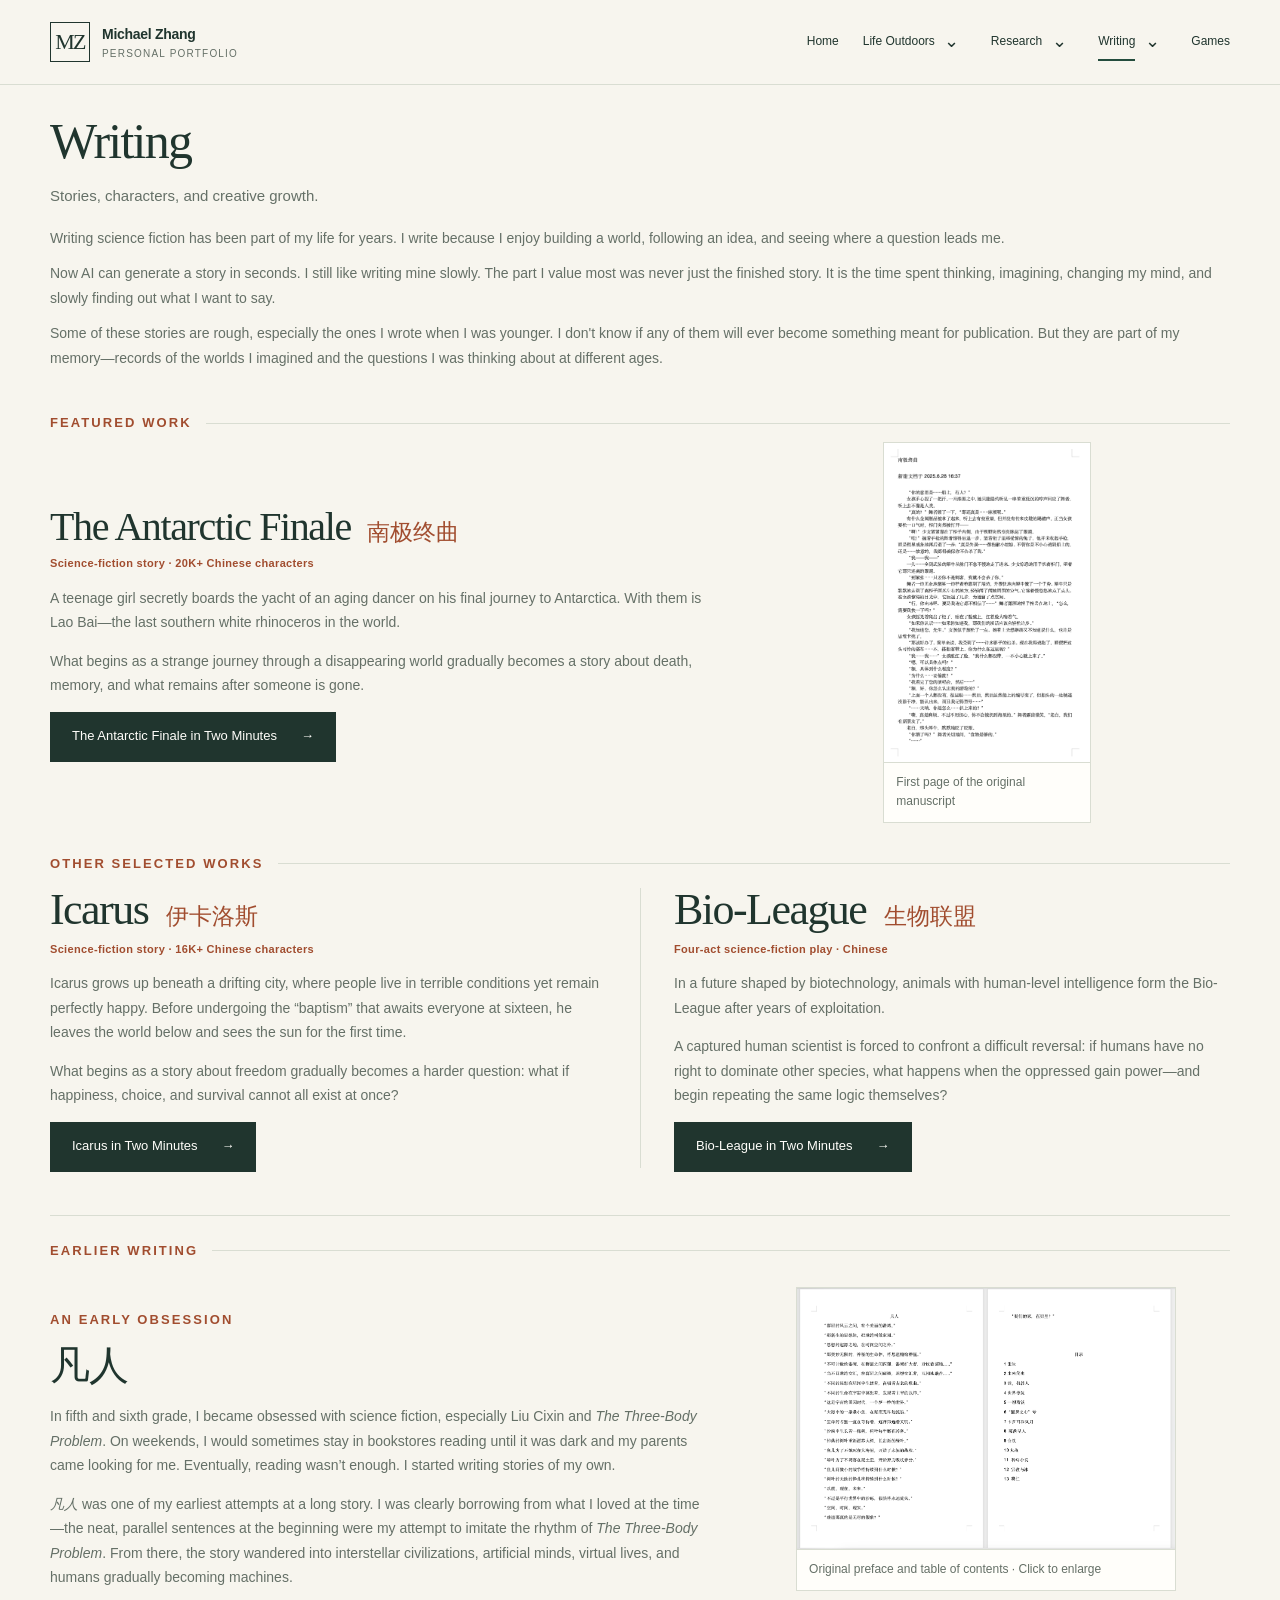
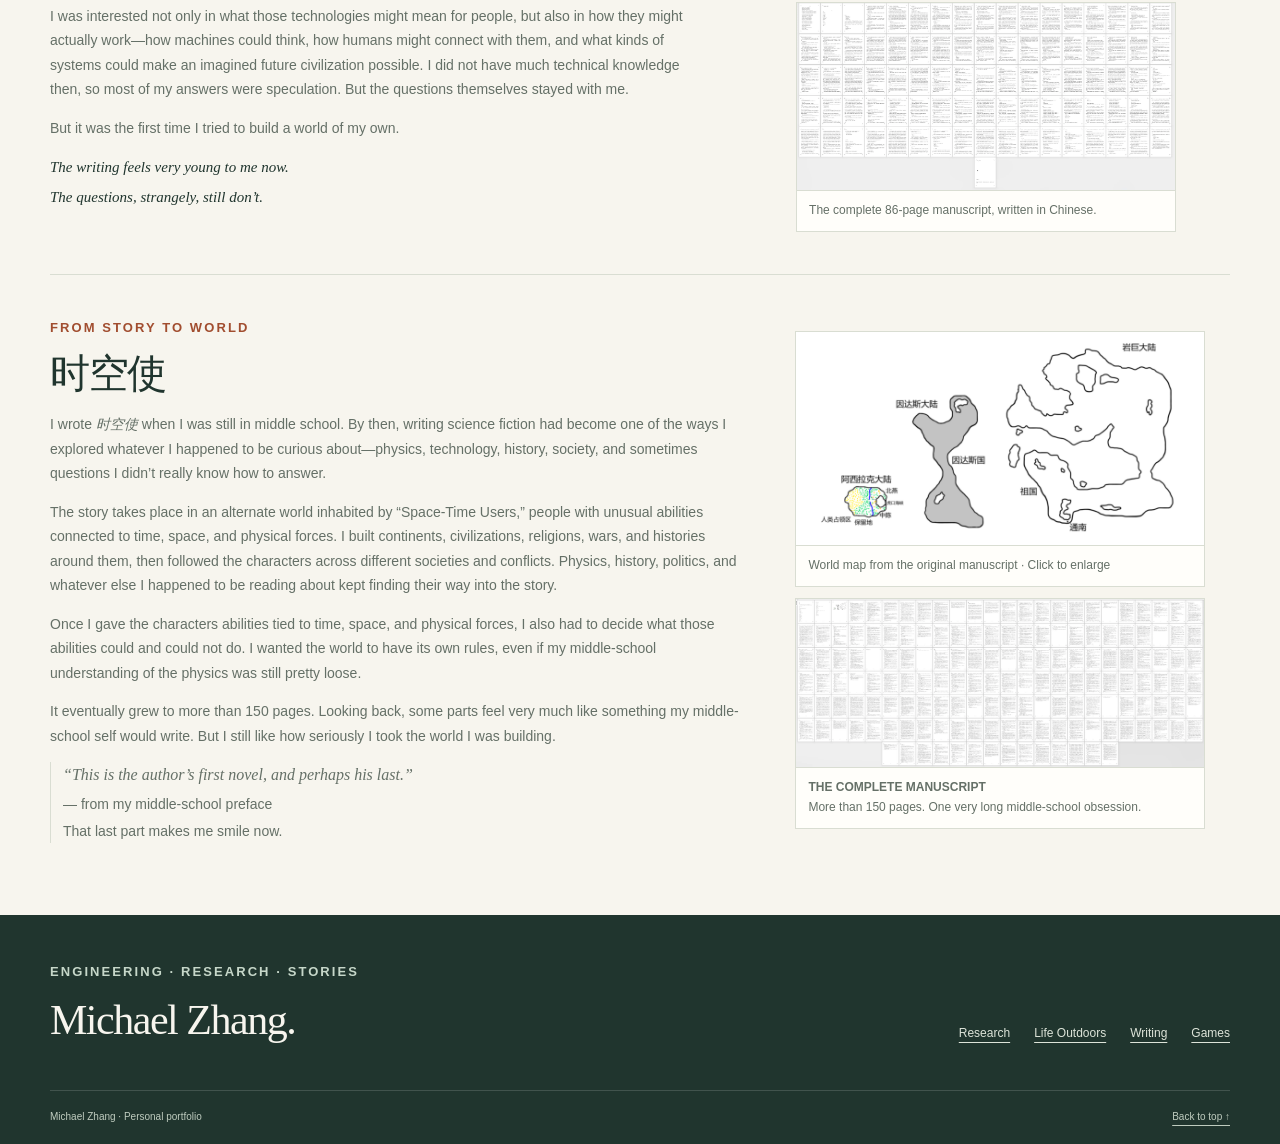
<file: writing.html>
<!doctype html>
<html lang="en">
<head>
<meta charset="utf-8">
<meta name="viewport" content="width=device-width, initial-scale=1">
<title>Writing — Michael Zhang</title>
<meta name="description" content="Michael Zhang’s personal portfolio: engineering, research, writing, games, and community.">
<link rel="icon" href="assets/favicon.svg" type="image/svg+xml">
<link rel="stylesheet" href="assets/styles.css">
<script src="assets/main.js" defer></script>
</head>
<body class="writing-page">
<a class="skip-link" href="#main">Skip to content</a><header class="site-header"><div class="container header-inner"><a class="brand" href="index.html"><span class="monogram">MZ</span><span class="brand-name">Michael Zhang<small>Personal portfolio</small></span></a><button class="menu-toggle" type="button" aria-expanded="false" aria-controls="navigation">Menu</button><nav class="main-nav" id="navigation" aria-label="Main navigation">
<a href="index.html">Home</a>
<div class="nav-group">
  <div class="nav-parent"><a href="life-outdoors.html">Life Outdoors</a><button class="submenu-toggle" type="button" aria-expanded="false" aria-controls="life-outdoors-submenu" aria-label="Show Life Outdoors pages"><span aria-hidden="true">⌄</span></button></div>
  <div class="nav-submenu" id="life-outdoors-submenu" hidden><a href="life-outdoors.html">Life Outdoors Overview</a><a href="adventures-we-build-together.html">Adventures We Build Together</a><a href="building-my-own-outdoor-space.html">Building My Own Outdoor Space</a></div>
</div>
<div class="nav-group">
  <div class="nav-parent"><a href="research.html">Research</a><button class="submenu-toggle" type="button" aria-expanded="false" aria-controls="research-submenu" aria-label="Show Research pages"><span aria-hidden="true">⌄</span></button></div>
  <div class="nav-submenu" id="research-submenu" hidden><a href="research.html">Research Overview</a><a href="from-camping-to-product-designs.html">From Problems to Designs</a></div>
</div>
<div class="nav-group nav-group--current">
  <div class="nav-parent"><a href="writing.html" aria-current="page">Writing</a><button class="submenu-toggle" type="button" aria-expanded="false" aria-controls="writing-submenu" aria-label="Show Writing pages"><span aria-hidden="true">⌄</span></button></div>
  <div class="nav-submenu" id="writing-submenu" hidden><a href="writing.html" aria-current="page">Writing Overview</a><a href="icarus.html">Icarus / 伊卡洛斯</a><a href="antarctic-finale.html">The Antarctic Finale / 南极终曲</a><a href="bio-league.html">Bio-League / 生物联盟</a></div>
</div>
<a href="games.html">Games</a>
</nav></div></header>
<main id="main" class="container writing-main">
<section class="page-intro">
  <h1>Writing</h1>
  <p>Stories, characters, and creative growth.</p>
  <div class="writing-personal-intro">
    <p>Writing science fiction has been part of my life for years. I write because I enjoy building a world, following an idea, and seeing where a question leads me.</p>
    <p>Now AI can generate a story in seconds. I still like writing mine slowly. The part I value most was never just the finished story. It is the time spent thinking, imagining, changing my mind, and slowly finding out what I want to say.</p>
    <p>Some of these stories are rough, especially the ones I wrote when I was younger. I don't know if any of them will ever become something meant for publication. But they are part of my memory—records of the worlds I imagined and the questions I was thinking about at different ages.</p>
  </div>
</section>
<p class="writing-section-label">FEATURED WORK</p>
<section class="section novel-section novel-third antarctic-featured-section writing-featured-antarctic" id="antarctic-finale" aria-labelledby="antarctic-finale-title">
  <div class="novel-intro-grid icarus-main-grid">
    <div class="novel-intro-copy">
      <h2 id="antarctic-finale-title">The Antarctic Finale <span class="icarus-title-cn">南极终曲</span></h2>
      <p class="icarus-metadata">Science-fiction story · 20K+ Chinese characters</p>
      <p>A teenage girl secretly boards the yacht of an aging dancer on his final journey to Antarctica. With them is Lao Bai—the last southern white rhinoceros in the world.</p>
      <p>What begins as a strange journey through a disappearing world gradually becomes a story about death, memory, and what remains after someone is gone.</p>
      <p class="icarus-overview-link"><a class="button icarus-cta-button" href="antarctic-finale.html">The Antarctic Finale in Two Minutes <span aria-hidden="true">→</span></a></p>
    </div>
    <div class="antarctic-featured-manuscript">
      <figure class="novel-spread">
        <a href="assets/images/antarctic-finale-first-page.png" target="_blank" rel="noopener noreferrer" aria-label="View the first page of the original Antarctic Finale manuscript">
          <img src="assets/images/antarctic-finale-first-page.png" alt="The complete first page of the original 南极终曲 Word manuscript" width="1092" height="1690">
        </a>
        <figcaption>First page of the original manuscript</figcaption>
      </figure>
    </div>
  </div>
</section>
<section class="section writing-selected-pair" aria-label="Other selected works">
  <p class="writing-section-label">OTHER SELECTED WORKS</p>
  <div class="writing-selected-pair-grid">
    <article class="novel-third writing-selected-entry" id="icarus" aria-labelledby="icarus-title">
      <div class="novel-intro-copy">
        <h2 id="icarus-title">Icarus <span class="icarus-title-cn">伊卡洛斯</span></h2>
        <p class="icarus-metadata">Science-fiction story · 16K+ Chinese characters</p>
        <p>Icarus grows up beneath a drifting city, where people live in terrible conditions yet remain perfectly happy. Before undergoing the “baptism” that awaits everyone at sixteen, he leaves the world below and sees the sun for the first time.</p>
        <p>What begins as a story about freedom gradually becomes a harder question: what if happiness, choice, and survival cannot all exist at once?</p>
        <p class="icarus-overview-link"><a class="button icarus-cta-button" href="icarus.html">Icarus in Two Minutes <span aria-hidden="true">→</span></a></p>
      </div>
    </article>
    <article class="novel-third writing-selected-entry writing-selected-entry--bio" id="bio-league" aria-labelledby="bio-league-title">
      <div class="novel-intro-copy">
        <h2 id="bio-league-title">Bio-League <span class="icarus-title-cn">生物联盟</span></h2>
        <p class="icarus-metadata">Four-act science-fiction play · Chinese</p>
        <p>In a future shaped by biotechnology, animals with human-level intelligence form the Bio-League after years of exploitation.</p>
        <p>A captured human scientist is forced to confront a difficult reversal: if humans have no right to dominate other species, what happens when the oppressed gain power—and begin repeating the same logic themselves?</p>
        <p class="icarus-overview-link"><a class="button icarus-cta-button" href="bio-league.html">Bio-League in Two Minutes <span aria-hidden="true">→</span></a></p>
      </div>
    </article>
  </div>
</section>
<p class="writing-section-label writing-earlier-label">EARLIER WRITING</p>
<section class="section novel-section novel-first" id="fiction" aria-labelledby="novel-title">
  <div class="novel-intro-grid">
    <div class="novel-intro-copy">
      <p class="eyebrow">AN EARLY OBSESSION</p>
      <h2 id="novel-title">凡人</h2>
      <p>In fifth and sixth grade, I became obsessed with science fiction, especially Liu Cixin and <em>The Three-Body Problem</em>. On weekends, I would sometimes stay in bookstores reading until it was dark and my parents came looking for me. Eventually, reading wasn’t enough. I started writing stories of my own.</p>
      <p><em>凡人</em> was one of my earliest attempts at a long story. I was clearly borrowing from what I loved at the time—the neat, parallel sentences at the beginning were my attempt to imitate the rhythm of <em>The Three-Body Problem</em>. From there, the story wandered into interstellar civilizations, artificial minds, virtual lives, and humans gradually becoming machines.</p>
      <p>I was interested not only in what those technologies might mean for people, but also in how they might actually work—how machines could think, how humans might connect with them, and what kinds of systems could make an imagined future civilization possible. I did not have much technical knowledge then, so most of my answers were speculation. But the questions themselves stayed with me.</p>
      <p>But it was the first time I tried to build a world of my own.</p>
      <p class="novel-ending"><span>The writing feels very young to me now.</span><span>The questions, strangely, still don’t.</span></p>
    </div>
    <div class="novel-image-stack">
<figure class="novel-spread"><a href="assets/images/early-novel-preface-contents.png" target="_blank" rel="noopener noreferrer" aria-label="View the original preface and table of contents"><img src="assets/images/early-novel-preface-contents.png" alt="Original opening page and table of contents from 凡人" width="2334" height="1614" loading="lazy"></a><figcaption>Original preface and table of contents · Click to enlarge</figcaption></figure>
<figure class="novel-manuscript-figure"><a href="assets/images/complete-86-page-manuscript-overview.png" target="_blank" rel="noopener noreferrer" aria-label="View the complete 86-page manuscript overview"><img src="assets/images/complete-86-page-manuscript-preview.webp" alt="Overview of all 86 pages of the handwritten-in-Chinese novel 凡人" width="1200" height="593" loading="lazy"></a><figcaption>The complete 86-page manuscript, written in Chinese.</figcaption></figure>
</div>
  </div>
</section>
<section class="section novel-section novel-second" id="growth" aria-labelledby="space-time-title">
  <div class="novel-intro-grid">
    <div class="novel-intro-copy">
      <p class="eyebrow">FROM STORY TO WORLD</p>
      <h2 id="space-time-title">时空使</h2>
      <p>I wrote <em>时空使</em> when I was still in middle school. By then, writing science fiction had become one of the ways I explored whatever I happened to be curious about—physics, technology, history, society, and sometimes questions I didn’t really know how to answer.</p>
      <p>The story takes place in an alternate world inhabited by “Space-Time Users,” people with unusual abilities connected to time, space, and physical forces. I built continents, civilizations, religions, wars, and histories around them, then followed the characters across different societies and conflicts. Physics, history, politics, and whatever else I happened to be reading about kept finding their way into the story.</p>
      <p>Once I gave the characters abilities tied to time, space, and physical forces, I also had to decide what those abilities could and could not do. I wanted the world to have its own rules, even if my middle-school understanding of the physics was still pretty loose.</p>
      <p>It eventually grew to more than 150 pages. Looking back, some parts feel very much like something my middle-school self would write. But I still like how seriously I took the world I was building.</p>
      <p class="novel-preface-note"><span>“This is the author’s first novel, and perhaps his last.”</span> <span>— from my middle-school preface</span> <span>That last part makes me smile now.</span></p>
    </div>
    <div class="novel-image-stack">
<figure class="novel-spread"><a href="assets/images/space-time-users-opening-map.png" target="_blank" rel="noopener noreferrer" aria-label="View the continent map from 时空使"><img src="assets/images/space-time-users-opening-map.png" alt="A hand-drawn map of the continents in 时空使" width="1768" height="924" loading="lazy"></a><figcaption>World map from the original manuscript · Click to enlarge</figcaption></figure>
<figure class="novel-manuscript-figure"><a href="assets/images/space-time-users-manuscript-overview.png" target="_blank" rel="noopener noreferrer" aria-label="View the complete manuscript overview of 时空使"><img src="assets/images/space-time-users-manuscript-preview.webp" alt="Page-by-page overview of the more than 150-page Chinese novel 时空使" width="1200" height="496" loading="lazy"></a><figcaption><strong>THE COMPLETE MANUSCRIPT</strong><br>More than 150 pages. One very long middle-school obsession.</figcaption></figure>
</div>
  </div>
</section>
</main>
<footer class="site-footer"><div class="container"><div class="footer-top"><div><p class="eyebrow light">Engineering · Research · Stories</p><h2>Michael Zhang.</h2></div><div class="footer-links"><a href="research.html">Research</a><a href="life-outdoors.html">Life Outdoors</a><a href="writing.html">Writing</a><a href="games.html">Games</a></div></div><div class="footer-bottom"><span>Michael Zhang · Personal portfolio</span><a href="#main">Back to top ↑</a></div></div></footer>
</body>
</html>
</file>
<file: assets/styles.css>
:root {
  --paper: #f7f5ee;
  --white: #fffefa;
  --ink: #20352e;
  --muted: #657067;
  --line: #d9ddd2;
  --green: #244c3d;
  --sage: #e6ebdf;
  --rust: #a14d2f;
  --sand: #eee3cf;
  --serif: 'Palatino Linotype', Palatino, 'Book Antiqua', Georgia, serif;
  --sans: -apple-system, BlinkMacSystemFont, 'Segoe UI', Arial, sans-serif;
}

* { box-sizing: border-box; }
html { scroll-behavior: smooth; scroll-padding-top: 110px; }
body { margin: 0; background: var(--paper); color: var(--ink); font: 16px/1.65 var(--sans); }
img { display: block; max-width: 100%; height: auto; }
button, input { font: inherit; }
button, a { -webkit-tap-highlight-color: transparent; }
a { color: inherit; text-decoration-thickness: 1px; text-underline-offset: 5px; }
button { cursor: pointer; }
button:focus-visible, a:focus-visible, summary:focus-visible { outline: 3px solid var(--rust); outline-offset: 5px; }
button:disabled { cursor: default; }
[hidden] { display: none !important; }
h1, h2, h3, h4, p, figure, blockquote { margin: 0; }
h1, h2, h3 { font-family: var(--serif); font-weight: 400; line-height: 1.12; letter-spacing: -.035em; }
h1 { font-size: clamp(48px, 6.4vw, 86px); }
h2 { font-size: clamp(32px, 3.6vw, 48px); }
h3 { font-size: clamp(25px, 2.3vw, 32px); }
em { font-weight: inherit; }
p + p { margin-top: 16px; }
ul { padding-left: 20px; }
.container { width: min(1180px, calc(100% - 88px)); margin-inline: auto; }
.skip-link { position: fixed; z-index: 30; top: 12px; left: 12px; padding: 12px 20px; background: var(--ink); color: white; transform: translateY(-160%); }
.skip-link:focus { transform: none; }
.site-header { position: sticky; z-index: 15; top: 0; border-bottom: 1px solid var(--line); background: rgba(247, 245, 238, .97); }
.header-inner { min-height: 84px; display: flex; align-items: center; justify-content: space-between; gap: 24px; }
.brand { display: flex; gap: 12px; align-items: center; text-decoration: none; flex-shrink: 0; }
.monogram { display: grid; place-items: center; width: 40px; height: 40px; border: 1px solid var(--ink); font-family: var(--serif); font-size: 22px; letter-spacing: -.08em; }
.brand-name { font-size: 14px; font-weight: 600; letter-spacing: -.02em; }
.brand-name small { display: block; color: var(--muted); font: 10px/1.5 var(--sans); letter-spacing: .12em; text-transform: uppercase; }
.main-nav { display: flex; align-items: center; gap: 24px; }
.main-nav a { position: relative; padding: 28px 0; font-size: 12px; white-space: nowrap; text-decoration: none; }
.main-nav a::after { content: ''; position: absolute; left: 0; right: 0; bottom: 19px; height: 2px; background: var(--green); transform: scaleX(0); transition: transform .18s ease; transform-origin: left; }
.main-nav a:hover::after, .main-nav a[aria-current='page']::after { transform: scaleX(1); }
.nav-group { position: relative; }
.nav-parent { display: flex; align-items: center; gap: 2px; }
.nav-group--current .nav-parent > a::after { transform: scaleX(1); }
.submenu-toggle { display: grid; place-items: center; width: 30px; min-height: 44px; padding: 0; border: 0; background: transparent; color: var(--ink); font-size: 18px; }
.submenu-toggle span { transition: transform .18s ease; }
.submenu-toggle[aria-expanded='true'] span { transform: rotate(180deg); }
.nav-submenu { position: absolute; top: 100%; left: -16px; z-index: 20; width: 330px; max-width: calc(100vw - 56px); padding: 8px; border: 1px solid var(--line); background: var(--white); box-shadow: 0 12px 26px #20352e15; }
.main-nav .nav-submenu a { display: block; padding: 12px 14px; white-space: normal; font-size: 13px; line-height: 1.5; border-left: 2px solid transparent; }
.main-nav .nav-submenu a::after { display: none; }
.main-nav .nav-submenu a:hover, .main-nav .nav-submenu a[aria-current='page'] { border-left-color: var(--green); background: var(--sage); }
.menu-toggle { display: none; padding: 9px 13px; background: transparent; border: 1px solid var(--line); color: var(--ink); min-height: 44px; }
.eyebrow { color: var(--muted); font-size: 13px; font-weight: 600; letter-spacing: .16em; text-transform: uppercase; }
figcaption { font-size: 12px; }
.eyebrow.light { color: #c6d7c9; }
.intro-label { display: flex; align-items: center; gap: 10px; margin-bottom: 24px; }
.intro-label::before { content: ''; height: 7px; width: 7px; background: var(--rust); border-radius: 50%; }
.hero { display: grid; grid-template-columns: 1.1fr 1fr; align-items: center; gap: 72px; padding-block: 56px 64px; }
.hero h1 em { color: var(--rust); }
.hero-name { margin-top: 25px; font-size: 15px; font-weight: 600; }
.hero-copy { margin-top: 18px; max-width: 490px; color: var(--muted); font-size: 15px; line-height: 1.85; }
.hero-visual { position: relative; padding-top: 14px; }
.hero-visual::before { content: ''; position: absolute; width: 66%; height: 78%; top: 0; right: -14px; border: 1px solid #a9b4a2; z-index: -1; }
.hero-frame { background: var(--sage); }
.hero-frame > img { width: 100%; aspect-ratio: 1 / 1.03; object-fit: cover; object-position: 53% center; }
.hero-frame figcaption { display: flex; align-items: center; justify-content: space-between; gap: 12px; padding: 16px 20px; background: var(--ink); color: #f7f5ee; }
.photo-index { color: #c4d5c5; font-family: var(--serif); font-size: 20px; }
.actions { display: flex; align-items: center; flex-wrap: wrap; gap: 12px; margin-top: 26px; }
.button { display: inline-flex; align-items: center; justify-content: space-between; gap: 24px; min-height: 46px; padding: 11px 20px; border: 1px solid var(--ink); background: var(--ink); color: var(--white); font-size: 12px; text-decoration: none; transition: background .18s ease, color .18s ease; }
.button:hover { background: var(--green); }
.button.secondary { background: transparent; color: var(--ink); border-color: #bcc5b8; }
.button.secondary:hover { background: var(--sage); }
.text-link { display: inline-flex; align-items: center; gap: 18px; min-height: 44px; font-size: 12px; text-decoration: none; border-bottom: 1px solid currentColor; }
.text-link:hover { color: var(--rust); }
.section { padding-block: 64px; border-top: 1px solid var(--line); }
.section-heading { display: flex; justify-content: space-between; align-items: end; gap: 24px; margin-bottom: 32px; }
.section-heading .eyebrow { margin-bottom: 10px; }
.section-heading > p { max-width: 310px; font-size: 13px; color: var(--muted); }
.project-grid { display: grid; grid-template-columns: repeat(2, minmax(0, 1fr)); gap: 28px; }
.project-card { display: flex; flex-direction: column; background: var(--white); border: 1px solid var(--line); transition: border-color .18s ease; }
.project-card:hover { border-color: #7f9584; }
.card-media { position: relative; overflow: hidden; aspect-ratio: 16 / 9; background: var(--sage); }
.card-media > img { height: 100%; width: 100%; object-fit: cover; transition: transform .35s ease; }
.project-card:hover .card-media > img { transform: scale(1.025); }
.card-media .media-label { position: absolute; left: 16px; bottom: 14px; padding: 5px 10px; font-size: 9px; letter-spacing: .09em; text-transform: uppercase; background: var(--paper); color: var(--ink); }
.card-copy { padding: 26px 28px 24px; flex: 1; display: flex; flex-direction: column; }
.card-copy .eyebrow { margin-bottom: 10px; }
.card-copy h3 a { text-decoration: none; }
.card-copy p { margin-top: 13px; font-size: 13px; color: var(--muted); }
.card-copy .text-link { align-self: flex-start; margin-top: 22px; }
.card-bottom { display: flex; justify-content: space-between; align-items: center; gap: 20px; margin-top: auto; padding-top: 22px; }
.card-bottom .text-link { margin: 0; }
.status { display: inline-block; padding: 5px 9px; border: 1px solid #d5d9ce; color: var(--muted); font-size: 10px; letter-spacing: .02em; }
.research-art { display: grid; align-content: center; padding: 32px; background-color: var(--green); background-image: linear-gradient(#ffffff0a 1px, transparent 1px), linear-gradient(90deg, #ffffff0a 1px, transparent 1px); background-size: 26px 26px; color: #f4f4e9; }
.research-art strong { position: relative; font: 44px/1.08 var(--serif); letter-spacing: -.03em; z-index: 1; }
.research-art .art-note { position: relative; margin-top: 16px; color: #c4d5c5; font-size: 10px; letter-spacing: .14em; text-transform: uppercase; }
.research-art::after { content: ''; position: absolute; height: 180px; width: 180px; right: 34px; bottom: -40px; border: 1px solid #90a991; transform: rotate(35deg); }
.writing-art { position: relative; display: grid; align-content: center; gap: 13px; padding: 36px; color: #573e35; background: var(--sand); }
.writing-art::after { content: ''; position: absolute; width: 155px; height: 155px; border: 1px solid #bba88c; border-radius: 50%; right: 30px; top: 35px; }
.writing-art strong { position: relative; z-index: 1; font: 40px/1.1 var(--serif); }
.writing-art .art-note { font-size: 10px; letter-spacing: .12em; text-transform: uppercase; }
.path-list { margin-top: 30px; border-top: 1px solid var(--line); }
.path-row { display: grid; grid-template-columns: 60px 1fr 1fr 28px; align-items: center; gap: 20px; padding: 26px 0; border-bottom: 1px solid var(--line); text-decoration: none; }
.path-row > span:first-child { color: var(--rust); font-family: var(--serif); font-size: 20px; }
.path-row strong { font-family: var(--serif); font-size: 28px; font-weight: 400; }
.path-row p { color: var(--muted); font-size: 13px; }
.path-row:hover strong { color: var(--rust); }
.home-note { display: grid; grid-template-columns: 1fr 2fr; gap: 70px; }
.home-note blockquote { font: 31px/1.45 var(--serif); }
.home-note .text-link { margin-top: 20px; }
.page-intro { padding-block: 58px 48px; }
.page-intro h1 { margin-top: 19px; max-width: 900px; }
.page-intro > p:last-of-type { margin-top: 22px; max-width: 650px; color: var(--muted); font-size: 16px; }
.page-jumps { display: flex; flex-wrap: wrap; gap: 10px; margin-top: 28px; }
.page-jumps a { border: 1px solid #cbd1c3; padding: 8px 14px; font-size: 11px; text-decoration: none; min-height: 40px; display: inline-flex; align-items: center; }
.page-jumps a:hover { background: var(--sage); }
.writing-page .page-intro { padding-top: 36px; padding-bottom: 24px; }
.writing-page .page-intro h1 { max-width: none; margin-top: 0; font-size: clamp(50px, 3.8vw, 54px); }
.writing-page .page-intro > p { max-width: 720px; margin-top: 14px; font-size: 15px; line-height: 1.7; }
.writing-page .page-intro .page-jumps { margin-top: 18px; }
.writing-page .page-intro .page-jumps a { min-height: 38px; padding: 6px 12px; }
.writing-page .writing-personal-intro { max-width: none; margin: 17px 0 16px; color: var(--muted); font-size: 14px; line-height: 1.8; }
.writing-page .writing-personal-intro p + p { margin-top: 10px; }
.writing-page #fiction { padding-top: 30px; }
.feature-grid { display: grid; grid-template-columns: 1.1fr 1fr; align-items: start; gap: 50px; }
.feature-copy .eyebrow { margin-bottom: 14px; }
.feature-copy > p { color: var(--muted); margin-top: 20px; font-size: 14px; line-height: 1.85; }
.feature-figure { background: var(--white); border: 1px solid var(--line); }
.feature-figure img { width: 100%; }
.feature-figure figcaption { padding: 12px 18px; color: var(--muted); border-top: 1px solid var(--line); }
.feature-figure a { display: block; }
.evidence-strip { display: flex; flex-wrap: wrap; gap: 26px; padding-block: 24px; margin-top: 20px; border-top: 1px solid var(--line); border-bottom: 1px solid var(--line); }
.evidence-strip strong { display: block; font: 38px/1.1 var(--serif); }
.evidence-strip span { font-size: 11px; color: var(--muted); }
.slot { min-height: 200px; padding: 32px; display: flex; flex-direction: column; justify-content: center; align-items: start; border: 1px dashed #abb8a3; background: #edf0e5; gap: 14px; }
.slot .slot-mark { font: 36px/1 var(--serif); color: #738670; }
.slot h3 { font-size: 28px; }
.slot p { font-size: 12px; color: var(--muted); max-width: 390px; }
.slot.sand { background: #f1e9dc; border-color: #baa78e; }
.slot + .slot { margin-top: 18px; }
.note { margin-top: 20px; font-size: 12px; color: var(--muted); }
.project-notes { margin-top: 30px; border-top: 1px solid var(--line); border-bottom: 1px solid var(--line); }
.project-notes summary { padding: 17px 0; font-size: 12px; font-weight: 600; cursor: pointer; }
.project-notes dl { margin: 8px 0 25px; display: grid; grid-template-columns: 120px 1fr; gap: 14px 24px; font-size: 13px; }
.project-notes dt { color: var(--ink); font-weight: 600; }
.project-notes dd { margin: 0; color: var(--muted); }
.mini-grid { display: grid; grid-template-columns: repeat(3, minmax(0, 1fr)); gap: 22px; }
.mini-card { padding: 26px; border: 1px solid var(--line); background: var(--white); }
.mini-card h3 { margin-top: 12px; font-size: 27px; }
.mini-card p { margin-top: 15px; color: var(--muted); font-size: 13px; }
.mini-card .text-link { margin-top: 20px; }
.filters { display: flex; gap: 8px; flex-wrap: wrap; align-items: center; margin-bottom: 24px; }
.filters button { min-height: 42px; padding: 9px 16px; border: 1px solid var(--line); color: var(--ink); background: transparent; font-size: 11px; }
.filters button[aria-pressed='true'] { background: var(--ink); color: var(--paper); border-color: var(--ink); }
.filter-status { margin-left: auto; color: var(--muted); font-size: 11px; }
.js-only { display: none; }
.js .js-only { display: flex; }
.video-link { display: inline-flex; gap: 10px; align-items: center; }
.play-mark { display: grid; width: 26px; height: 26px; place-items: center; border: 1px solid var(--line); font-size: 9px; }
.comparison { display: grid; grid-template-columns: 1fr 1fr; gap: 24px; margin-top: 30px; }
.comparison figure { position: relative; background: var(--white); border: 1px solid var(--line); }
.comparison figure > img { aspect-ratio: 16 / 9; width: 100%; object-fit: cover; }
.comparison figcaption { padding: 22px; }
.comparison figcaption h3 { font-size: 27px; margin-block: 8px 12px; }
.comparison figcaption p { color: var(--muted); }
.comparison .text-link { margin-top: 16px; }
.image-pair { display: grid; grid-template-columns: 1fr 1fr; gap: 14px; margin-block: 26px 10px; }
.image-pair a { display: block; background: var(--white); }
.image-pair img { width: 100%; aspect-ratio: 1; object-fit: cover; }
.record-list { margin: 22px 0 0; padding: 0; list-style: none; }
.record-list li { padding: 17px 0; border-top: 1px solid var(--line); }
.record-list strong { display: block; font-size: 13px; font-weight: 600; }
.record-list span { display: block; margin-top: 4px; font-size: 12px; color: var(--muted); }
.book-grid { display: grid; grid-template-columns: repeat(4, minmax(0, 1fr)); gap: 22px; }
.book { min-width: 0; }
.book-cover { position: relative; min-height: 290px; padding: 26px 22px; display: flex; flex-direction: column; justify-content: space-between; border: 1px solid #b9c1b1; background: #e5e9de; overflow: hidden; }
.book-cover > * { position: relative; z-index: 1; }
.book-cover::after { content: ''; position: absolute; width: 160px; height: 160px; border: 1px solid #8e9a7e; border-radius: 50%; right: -35px; top: 80px; }
.book-cover h3 { font-size: 28px; }
.book-cover .book-author { font-size: 10px; letter-spacing: .08em; text-transform: uppercase; }
.book:nth-child(2) .book-cover { background: #e4e9e9; border-color: #b8c9cb; }
.book:nth-child(3) .book-cover { background: #eae3d3; border-color: #c6baa1; }
.book:nth-child(4) .book-cover { background: #e7ded7; border-color: #c8b7ac; }
.book > p { margin-top: 16px; font-size: 12px; color: var(--muted); }
.book details { margin-top: 14px; font-size: 12px; }
.book details summary { cursor: pointer; padding-block: 8px; }
.book details p { padding-block: 8px; color: var(--muted); }
.game-art { min-height: 260px; position: relative; display: flex; flex-direction: column; align-items: center; justify-content: center; padding: 30px; background: #233f44; color: #dce7d8; overflow: hidden; gap: 14px; }
.game-art::before { content: ''; position: absolute; width: 155px; height: 155px; border: 1px solid #bdd4aa; transform: rotate(45deg); opacity: .3; }
.game-art > * { position: relative; }
.game-art strong { font: 40px/1 var(--serif); letter-spacing: .15em; }
.game-art span { font-size: 10px; letter-spacing: .08em; }
.game-art.crimson { background: #513438; color: #ead8d0; }
.about-bio { font-size: 17px; line-height: 1.85; }
.about-bio p { margin-bottom: 22px; }
.about-bio .lead { font: 31px/1.5 var(--serif); }
.community-number { font: 60px/1 var(--serif); color: var(--rust); }
.community-number small { font: 12px/1.5 var(--sans); color: var(--muted); letter-spacing: 0; }
.site-footer { background: var(--ink); color: var(--paper); margin-top: 30px; }
.footer-top { padding-block: 46px; display: flex; align-items: end; justify-content: space-between; gap: 30px; }
.footer-top h2 { font-size: 42px; margin-top: 15px; }
.footer-links { display: flex; flex-wrap: wrap; gap: 24px; font-size: 12px; }
.footer-links a { color: #dde4d9; }
.footer-bottom { border-top: 1px solid #ffffff26; padding-block: 18px; display: flex; justify-content: space-between; gap: 20px; font-size: 10px; color: #bfccbf; }
.lightbox { padding: 0; border: 0; width: min(1050px, calc(100vw - 40px)); max-width: none; max-height: calc(100vh - 40px); background: var(--paper); color: var(--ink); }
.lightbox::backdrop { background: #0e1918da; }
.lightbox-bar { display: flex; gap: 20px; justify-content: space-between; align-items: center; padding: 12px 18px; }
.lightbox-bar p { font-size: 13px; }
.lightbox-bar button { min-height: 44px; padding: 6px 15px; border: 1px solid var(--line); background: transparent; color: var(--ink); }
.lightbox-content iframe { display: block; width: 100%; aspect-ratio: 16 / 9; border: 0; }
.lightbox-content > img { width: 100%; max-height: calc(100vh - 140px); object-fit: contain; }
.lightbox-note { padding: 12px 18px; color: var(--muted); font-size: 11px; }

@media (max-width: 1050px) {
  .container { width: calc(100% - 56px); }
  .main-nav { gap: 15px; }
  .brand-name { font-size: 12px; }
  .hero { gap: 36px; }
  .book-grid { grid-template-columns: repeat(2, minmax(0, 1fr)); }
}

@media (max-width: 880px) {
  .header-inner { min-height: 72px; flex-wrap: wrap; }
  .js .menu-toggle { display: block; }
  .main-nav { flex-wrap: wrap; width: 100%; padding-bottom: 12px; }
  .main-nav a { padding: 10px 0; }
  .main-nav a::after { bottom: 3px; }
  .js .main-nav { display: none; position: absolute; left: 0; top: 72px; padding: 14px 28px 22px; border-bottom: 1px solid var(--line); background: var(--paper); }
  .js .menu-open .main-nav { display: flex; flex-direction: column; align-items: stretch; gap: 5px; }
  .js .menu-open .main-nav a { padding: 12px 0; font-size: 14px; }
  .js .menu-open .main-nav a::after { right: auto; width: 35px; }
  .js .main-nav { max-height: calc(100dvh - 72px); overflow-y: auto; }
  .nav-parent { justify-content: space-between; }
  .submenu-toggle { width: 44px; }
  .nav-submenu { position: static; width: auto; max-width: none; margin: 0 0 8px 14px; padding: 4px 0 4px 10px; border: 0; border-left: 1px solid var(--line); box-shadow: none; background: transparent; }
  .js .menu-open .main-nav .nav-submenu a { padding: 10px 12px; font-size: 13px; }
  .feature-grid { gap: 28px; }
  .mini-grid { grid-template-columns: 1fr; }
  .home-note { gap: 35px; }
}

@media (max-width: 640px) {
  .container { width: calc(100% - 36px); }
  .hero { grid-template-columns: 1fr; gap: 32px; padding-block: 36px 40px; }
  .hero h1 { font-size: clamp(43px, 11vw, 66px); }
  .hero-copy { font-size: 14px; }
  .hero-frame > img { aspect-ratio: 4 / 3; }
  .hero-visual { margin-right: 10px; }
  .hero-visual::before { right: -10px; }
  .hero-name { margin-top: 20px; }
  .actions { gap: 10px; margin-top: 22px; }
  .button { gap: 16px; padding-inline: 15px; }
  .section { padding-block: 40px; }
  .section-heading { display: block; margin-bottom: 24px; }
  .section-heading > p, .section-heading > .text-link { margin-top: 18px; }
  .project-grid, .feature-grid, .comparison, .home-note { grid-template-columns: 1fr; }
  .project-grid { gap: 22px; }
  .card-copy { padding: 22px; }
  .path-row { grid-template-columns: 30px 1fr 20px; gap: 10px; padding-block: 22px; }
  .path-row p { grid-column: 2; grid-row: 2; margin-top: 5px; }
  .path-row > span:last-child { grid-column: 3; grid-row: 1 / 3; }
  .path-row strong { font-size: 25px; }
  .home-note { gap: 20px; }
  .home-note blockquote { font-size: 27px; }
  .page-intro { padding-block: 36px; }
  .page-intro > p:last-of-type { font-size: 14px; }
  .feature-grid { gap: 26px; }
  .slot { padding: 24px; min-height: 180px; }
  .project-notes dl { grid-template-columns: 1fr; gap: 5px; }
  .project-notes dd { margin-bottom: 14px; }
  .book-grid { gap: 16px; }
  .book-cover { min-height: 260px; padding: 20px 14px; }
  .book-cover h3 { font-size: 24px; overflow-wrap: anywhere; }
  .book-cover::after { width: 120px; height: 120px; }
  .game-art strong { font-size: 32px; }
  .filter-status { width: 100%; margin: 4px 0 0; }
  .footer-top { display: block; padding-block: 34px; }
  .footer-links { margin-top: 26px; }
  .footer-bottom { flex-direction: column; gap: 8px; }
  .about-bio { font-size: 15px; }
  .about-bio .lead { font-size: 28px; }
}

@media (prefers-reduced-motion: reduce) {
  html { scroll-behavior: auto; }
  *, *::before, *::after { animation: none !important; transition: none !important; }
}

@media print {
  .site-header { position: static; }
  .menu-toggle, .main-nav, .filters, .site-footer { display: none !important; }
  body { background: white; }
  .container { width: 100%; }
  .section, .project-card, .feature-grid { break-inside: avoid; }
}

.novel-intro-grid { display: grid; grid-template-columns: minmax(0, 1fr) minmax(0, 1.02fr); align-items: center; gap: 42px; }
.novel-intro-copy > .eyebrow { margin-bottom: 12px; color: var(--rust); }
.novel-intro-copy h2 { font-size: clamp(28px, 3.2vw, 40px); line-height: 1.2; }
.novel-intro-copy > p:not(.eyebrow) { margin-top: 18px; color: var(--muted); font-size: 14px; line-height: 1.85; }
.novel-preface-note { display: grid; gap: 4px; margin-top: 18px !important; padding-left: 12px; border-left: 1px solid var(--line); color: var(--muted); font-size: 14px !important; line-height: 1.65 !important; }
.novel-preface-note span:first-child { font-family: var(--serif); font-size: 16px; font-style: italic; }
.novel-spread { min-width: 0; margin: 0; border: 1px solid var(--line); background: var(--white); }
.novel-spread a { display: block; }
.novel-spread img { display: block; width: 100%; height: auto; }
.novel-spread figcaption { padding: 10px 12px; border-top: 1px solid var(--line); color: var(--muted); }
@media (max-width: 760px) {
  .novel-intro-grid { grid-template-columns: 1fr; gap: 24px; }
}

.novel-intro-copy h2 { margin-top: 0; }
.novel-manuscript-figure { margin: 0; border: 1px solid var(--line); background: var(--white); }
.novel-manuscript-figure a { display: block; }
.novel-manuscript-figure img { display: block; width: 100%; height: auto; }
.novel-manuscript-figure figcaption { padding: 10px 12px; border-top: 1px solid var(--line); color: var(--muted); }
.novel-ending { display: grid; gap: 4px; margin-top: 28px; padding: 20px 22px; background: #f4eee3; color: var(--ink); font: 17px/1.6 var(--serif); }

.novel-second .novel-intro-grid { grid-template-columns: minmax(0, 1.2fr) minmax(260px, .8fr); gap: 38px; }
.novel-image-stack { display: grid; gap: 16px; width: 100%; max-width: 410px; justify-self: center; }
.novel-image-stack .novel-spread { width: 100%; }
.novel-image-stack .novel-spread figcaption strong { color: var(--rust); letter-spacing: .07em; }
@media (max-width: 760px) { .novel-second .novel-intro-grid { grid-template-columns: 1fr; gap: 24px; } .novel-image-stack { max-width: 520px; } }

.novel-first .novel-intro-grid { grid-template-columns: minmax(0, 1.15fr) minmax(250px, .85fr); gap: 34px; }
.novel-first .novel-image-stack { display: grid; gap: 14px; width: 100%; max-width: 380px; justify-self: center; }
.novel-first .novel-spread, .novel-first .novel-manuscript-figure { width: 100%; }
.novel-first .novel-intro-copy > .novel-ending { gap: 3px; margin-top: 20px; padding: 0; background: none; color: var(--ink); font: italic 15px/1.65 var(--serif); }
@media (max-width: 760px) { .novel-first .novel-intro-grid { grid-template-columns: 1fr; gap: 22px; } .novel-first .novel-image-stack { max-width: 520px; } }

.novel-third .icarus-main-grid { grid-template-columns: minmax(0, 1fr) minmax(0, 1fr); gap: 34px; }
.novel-third .icarus-title-cn { display: inline-block; margin-left: 8px; color: var(--rust); font: 400 23px/1.2 var(--serif); letter-spacing: 0; white-space: nowrap; }
.novel-third .novel-intro-copy > p.icarus-metadata { margin-top: 4px !important; color: var(--rust) !important; font: 600 11px/1.5 var(--sans) !important; letter-spacing: .03em; }
.icarus-manuscripts { display: grid; grid-template-columns: repeat(2, minmax(0, 1fr)); align-items: stretch; gap: 14px; min-width: 0; }
.icarus-manuscripts .novel-spread { aspect-ratio: .72; overflow: hidden; }
.icarus-manuscripts .novel-spread a, .icarus-manuscripts .novel-spread img { display: block; width: 100%; height: 100%; }
.icarus-manuscripts .novel-spread img { object-fit: contain; }
.icarus-overview-link { margin-top: 14px; }
.icarus-cta-button { min-height: 50px; padding-inline: 21px; font-size: 13px; }
.antarctic-featured-manuscript { width: min(100%, 260px); justify-self: center; }
.antarctic-featured-manuscript .novel-spread img { height: auto; object-fit: contain; }
.antarctic-writing-entry { margin: 0 0 48px; padding: 20px 0 0; border-top: 1px solid var(--line); }
.antarctic-writing-entry a { color: var(--ink); font: 500 19px/1.5 var(--serif); text-decoration: none; }
.antarctic-writing-entry a:hover { color: var(--rust); }
.antarctic-writing-entry a span[lang="zh"] { margin-left: 7px; color: var(--muted); font-size: 16px; }
@media (max-width: 760px) {
  .novel-third .icarus-main-grid { grid-template-columns: 1fr; gap: 22px; }
  .icarus-manuscripts { gap: 10px; }
}
.icarus-single-manuscript { width: min(100%, 290px); grid-template-columns: minmax(0, 1fr); justify-self: center; }

/* Writing page: tighten the long-form sections and pair the two shorter novel features. */
.writing-page .page-intro { padding-top: 28px; padding-bottom: 17px; }
.writing-page .section { padding-block: 42px; }
.writing-page #fiction { padding-top: 26px; }
.writing-page .novel-intro-grid { gap: 32px; }
.writing-page .novel-intro-copy > p:not(.eyebrow) { margin-top: 14px; line-height: 1.75; }
.writing-page .novel-image-stack { gap: 11px; }
.writing-page .novel-preface-note { margin-top: 14px !important; }
.writing-page .novel-first .novel-ending { margin-top: 15px; }
.writing-page .writing-section-label { display: flex; align-items: center; gap: 14px; margin: 8px 0 0; color: var(--rust); font-size: 13px; font-weight: 600; letter-spacing: .16em; }
.writing-page .writing-section-label::after { content: ''; flex: 1; height: 1px; background: var(--line); }
.writing-page .writing-featured-antarctic { padding-top: 8px !important; padding-bottom: 12px; border-top: 0; }
.writing-featured-antarctic .icarus-main-grid { grid-template-columns: minmax(0, 1.15fr) minmax(0, .85fr); align-items: start; gap: 38px; }
.writing-featured-antarctic .novel-intro-copy { align-self: center; padding-top: 0; }
.writing-featured-antarctic .antarctic-featured-manuscript { width: min(100%, 208px); justify-self: center; }
.writing-page .writing-selected-pair { padding: 18px 0 43px; border-top: 0; border-bottom: 1px solid var(--line); }
.writing-selected-pair .writing-section-label { margin: 0; }
.writing-selected-pair-grid { position: relative; display: grid; grid-template-columns: repeat(2, minmax(0, 1fr)); gap: 68px; margin-top: 9px; }
.writing-selected-pair-grid::before { content: ''; position: absolute; top: 4px; bottom: 4px; left: 50%; width: 1px; background: var(--line); }
.writing-page .writing-selected-entry .novel-intro-copy h2 { font-size: clamp(34px, 3.6vw, 44px); }
.writing-selected-entry { min-width: 0; }
.writing-page .writing-earlier-label { margin-top: 24px; }
.writing-page #fiction { border-top: 0; }
@media (max-width: 760px) {
  .writing-page .section { padding-block: 34px; }
  .writing-page #fiction { padding-top: 24px; }
  .writing-page .novel-intro-grid { gap: 22px; }
  .writing-page .writing-featured-antarctic { padding-top: 20px !important; padding-bottom: 20px; }
  .writing-featured-antarctic .icarus-main-grid { grid-template-columns: 1fr; gap: 22px; }
  .writing-featured-antarctic .novel-intro-copy { padding-top: 0; }
  .writing-featured-antarctic .antarctic-featured-manuscript { justify-self: center; }
  .writing-page .writing-selected-pair { padding: 16px 0 33px; }
  .writing-selected-pair-grid { grid-template-columns: 1fr; gap: 25px; }
  .writing-selected-pair-grid::before { display: none; }
  .writing-selected-entry + .writing-selected-entry { padding-top: 22px; border-top: 1px solid var(--line); }
}
</file>
<file: assets/portfolio-sections.css>
/* Inventions overview and its three project detail pages. */
.inv-overview-intro { padding-top: 36px; padding-bottom: 24px; }
.life-outdoors-page .inv-overview-intro { display: grid; grid-template-columns: minmax(0, 1fr) 245px; column-gap: 36px; align-items: center; }
.inv-overview-intro h1 { margin-top: 0; font-size: clamp(58px, 4.5vw, 64px); }
.life-outdoors-page .inv-overview-intro h1 { grid-column: 1 / -1; }
.inv-overview-description { max-width: 860px; margin-top: 14px; }
.life-outdoors-page .inv-overview-description { grid-column: 1; }
.inv-overview-description p { color: var(--muted); font: 15px/1.75 var(--sans); }
.inv-overview-nav { display: flex; flex-wrap: wrap; gap: 8px 24px; margin-top: 18px; padding-top: 14px; border-top: 1px solid var(--line); }
.life-outdoors-page .inv-overview-nav { grid-column: 2; display: grid; gap: 2px; align-content: center; margin-top: 14px; padding: 0; border-top: 0; }
.inv-overview-nav a { display: inline-flex; align-items: center; gap: 8px; min-height: 38px; font-size: 11px; text-decoration: none; }
.inv-overview-nav span { color: var(--rust); font: 16px var(--serif); }
.inv-overview-nav a:hover { color: var(--rust); }
.inv-overview-grid { display: grid; grid-template-columns: minmax(0, 1fr); gap: 48px; padding-bottom: 72px; }
.life-outdoors-page .inv-overview-grid { gap: 30px; }
.inv-overview-card { min-width: 0; border: 1px solid var(--line); background: var(--white); box-shadow: 0 12px 32px #20352e08; }
.inv-overview-card:nth-child(1) { background: #f4eee3; }
.inv-overview-card:nth-child(3) { background: #edf1e7; }
.inv-chapter-heading { display: flex; align-items: center; gap: 26px; padding: 28px 36px; border-bottom: 1px solid var(--line); }
.life-outdoors-page .inv-chapter-heading { padding-block: 18px; }
.inv-chapter-number { flex-shrink: 0; color: var(--rust); font: 58px/1 var(--serif); letter-spacing: -.06em; }
.inv-chapter-heading .eyebrow { margin-bottom: 9px; }
.life-outdoors-page .inv-chapter-heading .eyebrow { margin-bottom: 5px; color: var(--rust); }
.inv-chapter-heading h2 { font-size: clamp(30px, 3.5vw, 42px); }
.inv-overview-row { display: grid; grid-template-columns: minmax(0, 1.1fr) minmax(0, 1fr); grid-template-areas: 'visual copy'; gap: 48px; align-items: center; padding: 36px; }
.inv-overview-card--reverse .inv-overview-row { grid-template-columns: minmax(0, 1fr) minmax(0, 1.1fr); grid-template-areas: 'copy visual'; }
.inv-overview-visual { grid-area: visual; position: relative; min-width: 0; padding: 9px 0 0 9px; }
.inv-overview-visual::before { content: ''; position: absolute; top: 0; left: 0; width: 78%; height: 72%; border: 1px solid #b6c2ae; pointer-events: none; }
.inv-overview-figure { position: relative; background: var(--white); border: 1px solid var(--line); box-shadow: 0 10px 22px #20352e12; }
.inv-overview-media { position: relative; display: block; aspect-ratio: 4 / 3; overflow: hidden; background: var(--sage); }
.inv-overview-media > img { width: 100%; height: 100%; object-fit: cover; }
.inv-video-preview { background: #192820; }
.inv-video-preview > img { object-fit: contain; }
.inv-overview-figure > figcaption { padding: 13px 18px; border-top: 1px solid var(--line); color: var(--muted); }
.inv-preview-play { position: absolute; left: 50%; top: 50%; transform: translate(-50%, -50%); display: grid; place-items: center; width: 60px; height: 60px; padding-left: 4px; border: 1px solid #ffffffa0; border-radius: 50%; background: #20352ec9; color: white; font-size: 21px; box-shadow: 0 5px 20px #0003; }
.inv-video-preview:hover .inv-preview-play { background: var(--rust); }
.inv-overview-copy { grid-area: copy; min-width: 0; padding: 14px 4px; }
.inv-overview-copy .inv-overview-summary { color: var(--ink); font: 23px/1.65 var(--serif); }
.inv-overview-copy .button { margin-top: 30px; }
#camping-life .inv-chapter-number { font-size: 46px; }
#camping-life .inv-chapter-heading h2 { font-size: clamp(27px, 2.7vw, 34px); }
#camping-life .inv-overview-row { grid-template-columns: minmax(0, .9fr) minmax(0, 1.2fr); gap: 40px; padding: 30px 36px; }
#camping-life .inv-overview-visual { width: 100%; max-width: 410px; justify-self: start; }
#camping-life .inv-overview-media { aspect-ratio: auto; }
#camping-life .inv-overview-media > img { height: auto; object-fit: contain; }
#camping-life .inv-overview-copy { padding: 0; }
#camping-life .inv-overview-summary { font: 15px/1.8 var(--sans); color: var(--muted); }
#camping-life .inv-overview-summary + .inv-overview-summary { margin-top: 12px; }
#camping-life .inv-overview-copy .button { margin-top: 22px; }
#camping .inv-overview-summary { font: 15px/1.8 var(--sans); color: var(--muted); }
#camping .inv-overview-summary + .inv-overview-summary { margin-top: 12px; }
#camping .inv-overview-copy .button { margin-top: 22px; }
#camping .inv-overview-row { padding-block: 26px; }
#camping .inv-overview-visual { width: 76%; justify-self: end; }
#camping .inv-overview-copy { padding: 0; }
#camping .inv-video-preview { aspect-ratio: 16 / 9; }
#camping .inv-video-preview > img { object-fit: cover; object-position: center; }
#camping .inv-product-thumbs { margin-top: 12px; }
#outdoor .inv-overview-summary { font: 15px/1.8 var(--sans); color: var(--muted); }
#outdoor .inv-overview-summary + .inv-overview-summary { margin-top: 28px; }
#outdoor .inv-overview-copy { padding: 0; }
#outdoor .inv-overview-row { grid-template-columns: minmax(0, .9fr) minmax(0, 1.2fr); gap: 40px; padding-block: 26px; }
#outdoor .inv-overview-visual { width: 94%; justify-self: start; }
#outdoor .inv-overview-copy .button { margin-top: 22px; }
#outdoor .inv-video-preview { aspect-ratio: 16 / 9; }
#outdoor .inv-video-preview > img { object-fit: cover; object-position: center; }
.inv-chapter-subtitle { margin-top: 12px; color: var(--muted); font-size: 16px; line-height: 1.6; }
#designs .inv-overview-summary { font: 15px/1.8 var(--sans); color: var(--muted); }
#designs .inv-overview-summary + .inv-overview-summary { margin-top: 24px; }
#designs .inv-overview-copy { padding: 0; }
#designs .inv-overview-copy .button { margin-top: 24px; }
#designs .inv-overview-row { padding-block: 26px; }
#designs .inv-overview-visual { width: 78%; justify-self: end; }
#designs .inv-overview-figure { width: 84%; margin-inline: auto; }
#designs .inv-overview-media { aspect-ratio: 3 / 2; }
#designs .inv-overview-media > img { object-fit: contain; }
#designs .inv-product-thumbs { margin-top: 12px; }
#designs .inv-product-thumbs img { object-fit: contain; background: var(--sage); }
.inv-product-thumbs { position: relative; z-index: 1; display: grid; grid-template-columns: repeat(2, minmax(0, 1fr)); gap: 14px; margin: 16px 0 0 24px; }
.inv-product-thumbs figure { min-width: 0; padding: 8px; border: 1px solid var(--line); background: var(--white); box-shadow: 0 6px 14px #20352e0d; }
.inv-product-thumbs img { width: 100%; aspect-ratio: 16 / 9; object-fit: cover; }
.inv-product-thumbs figcaption { margin-top: 8px; color: var(--muted); }
.inv-thumb-title { display: block; font-weight: 600; color: var(--ink); }
.inv-thumb-description { display: block; margin-top: 4px; line-height: 1.5; }
.inv-small-video { display: flex; flex-direction: column; align-items: center; justify-content: center; gap: 10px; aspect-ratio: 16 / 9; background: var(--sage); color: var(--green); text-decoration: none; }
.inv-small-video > span:last-child { font-size: 10px; letter-spacing: .08em; text-transform: uppercase; }
.inv-small-video-play { display: grid; place-items: center; width: 38px; height: 38px; padding-left: 3px; border: 1px solid #92a18b; border-radius: 50%; font-size: 14px; }
a.inv-small-video:hover { background: var(--sand); color: var(--rust); }
.inv-small-video--poster { position: relative; display: block; overflow: hidden; background: var(--ink); }
.inv-small-video--poster > img { width: 100%; height: 100%; object-fit: cover; }
.inv-small-video--poster .inv-small-video-play { position: absolute; left: 50%; top: 50%; transform: translate(-50%, -50%); background: #20352ed9; border-color: #ffffffa0; color: white; font-size: 16px; }
.inv-small-video--poster .inv-small-video-label { position: absolute; left: 8px; bottom: 8px; padding: 3px 6px; background: #20352ee6; color: white; font-size: 9px; }
.inv-small-video--poster:hover .inv-small-video-play { background: var(--rust); }
.inv-small-video--diagram > img { object-fit: contain; background: white; }
.inv-small-video--diagram .inv-small-video-play { left: auto; top: auto; right: 8px; bottom: 8px; transform: none; width: 28px; height: 28px; font-size: 12px; }
.inv-thumb-title a { text-decoration: none; }
.inv-thumb-title a:hover { color: var(--rust); text-decoration: underline; }
@media (max-width: 880px) {
  #camping-life .inv-overview-row { padding: 26px; gap: 28px; }
  .inv-chapter-heading { padding: 24px; gap: 20px; }
  .inv-overview-row { padding: 26px; gap: 28px; }
  .inv-overview-copy .inv-overview-summary { font-size: 20px; }
}
@media (max-width: 640px) {
  .life-outdoors-page .inv-overview-intro { grid-template-columns: minmax(0, 1fr); }
  .life-outdoors-page .inv-overview-intro h1, .life-outdoors-page .inv-overview-description, .life-outdoors-page .inv-overview-nav { grid-column: 1; }
  .life-outdoors-page .inv-overview-nav { display: flex; flex-wrap: wrap; gap: 6px 20px; margin-top: 18px; padding-top: 14px; border-top: 1px solid var(--line); }
  #designs .inv-overview-visual { width: 100%; justify-self: stretch; }
  #designs .inv-overview-figure { width: 100%; }
  #outdoor .inv-overview-row { grid-template-columns: minmax(0, 1fr); grid-template-areas: 'visual' 'copy'; gap: 22px; padding: 22px; }
  #outdoor .inv-overview-visual { width: 100%; }
  #camping .inv-overview-visual { width: 100%; justify-self: stretch; }
  #camping-life .inv-overview-row { grid-template-columns: minmax(0, 1fr); grid-template-areas: 'visual' 'copy'; padding: 22px; gap: 24px; }
  #camping-life .inv-overview-visual { justify-self: center; max-width: 380px; }
  .inv-overview-grid { gap: 28px; padding-bottom: 40px; }
  .inv-chapter-heading { padding: 22px; gap: 16px; }
  .inv-chapter-number { font-size: 44px; }
  .inv-chapter-heading h2 { font-size: 29px; }
  .inv-overview-row, .inv-overview-card--reverse .inv-overview-row { grid-template-columns: minmax(0, 1fr); grid-template-areas: 'visual' 'copy'; gap: 22px; padding: 22px; }
  .inv-overview-copy { padding: 0; }
  .inv-overview-nav { gap: 6px 20px; }
  .inv-overview-copy .button { margin-top: 24px; }
  .inv-product-thumbs { margin-left: 12px; }
}
.inv-detail-intro .inv-back { margin-bottom: 24px; }
.inv-detail-intro h1 { font-size: clamp(40px, 5vw, 64px); }
.product-design-page .inv-detail-intro .inv-back { border-bottom: 0; }
.product-detail-return { padding-bottom: 48px; }
.product-design-page .inv-detail-intro h1 { max-width: none; font-size: clamp(38px, 5vw, 68px); white-space: nowrap; }
@media (max-width: 640px) {
  .product-design-page .inv-detail-intro h1 { font-size: clamp(31px, 8vw, 42px); white-space: normal; }
}
.inv-detail-projects { padding-top: 32px; }
.product-story { grid-column: 1 / -1; min-width: 0; border: 1px solid #a9b4a2; background: var(--white); }
.product-story-heading { padding: 0; margin-bottom: 22px; }
.product-story-heading .eyebrow { color: var(--rust); line-height: 1.6; }
.product-story-heading h3 { margin-top: 12px; font-size: clamp(28px, 2.8vw, 34px); }
.product-story-body { display: grid; grid-template-columns: minmax(0, 1.2fr) minmax(0, 1fr); gap: 40px; padding: 32px; align-items: center; }
.product-story-copy { min-width: 0; align-self: center; }
.product-story-copy > p { font: 15px/1.8 var(--sans); color: var(--muted); }
.product-story-copy > p + p { margin-top: 24px; }
.product-patent { margin-top: 28px; padding: 16px 18px; border-left: 2px solid var(--rust); background: var(--sage); }
.product-patent p { font-size: 13px; line-height: 1.8; color: var(--ink); }
.product-story-media { min-width: 0; width: 100%; max-width: 460px; display: grid; gap: 18px; align-self: center; justify-self: center; }
.product-story-media figure { min-width: 0; border: 1px solid var(--line); background: var(--sage); }
.product-story-media a { display: block; }
.product-story-media img { width: 100%; aspect-ratio: 16 / 9; object-fit: contain; }
.product-story-media figcaption { padding: 12px 14px; border-top: 1px solid var(--line); background: var(--white); color: var(--muted); }
@media (max-width: 760px) {
  .product-story-body { grid-template-columns: 1fr; gap: 24px; padding: 22px; align-items: start; }
  .product-story-copy, .product-story-media { align-self: start; }
  .product-story-media { max-width: none; }
  .product-story-heading { padding: 0; }
}
.cabin-detail-page .inv-detail-intro > p:last-of-type { font: 15px/1.8 var(--sans); }
.cabin-detail-page .inv-detail-intro { padding-top: 38px; padding-bottom: 28px; }
.cabin-detail-page .inv-detail-intro .inv-back { min-height: 0; margin-bottom: 30px; border-bottom: 0; }
.cabin-detail-page .inv-detail-intro h1 { margin-top: 0; font-size: clamp(48px, 3.6vw, 52px); }
.cabin-detail-page .inv-detail-intro > p { margin-top: 16px; }
.cabin-detail-page .inv-detail-intro .page-jumps { margin-top: 22px; }
.cabin-detail-page .inv-detail-intro .page-jumps a { min-height: 39px; padding: 6px 12px; font-weight: 400; }
.cabin-detail-page #wooden-builds { padding-top: 32px; }
.cabin-detail-page #wooden-builds > .section-heading,
.cabin-detail-page #electronic-builds > .section-heading { align-items: baseline; gap: 18px; margin-bottom: 18px; }
.cabin-detail-page #wooden-builds > .section-heading h2,
.cabin-detail-page #electronic-builds > .section-heading h2 { margin: 0; font-size: 32px; line-height: 1.2; }
.cabin-detail-page #wooden-builds > .section-heading > p,
.cabin-detail-page #electronic-builds > .section-heading > p { max-width: none; font-size: 12px; }
.cabin-detail-page .inv-card .card-copy { padding: 20px 22px; }
.cabin-detail-page .inv-card .card-copy > p { font-size: 13px; }
.cabin-detail-page .inv-card .card-media { aspect-ratio: 16 / 9; }
.cabin-detail-page .inv-card--featured .card-media { min-height: 0; }
.cabin-detail-page #wooden-builds #cabin { grid-template-columns: minmax(0, .82fr) minmax(0, 1.18fr); }
.cabin-detail-page #wooden-builds #cabin .cabin-video-stack { min-width: 0; display: grid; align-content: center; justify-items: center; gap: 10px; padding: 20px; background: #eef2e9; }
.cabin-detail-page #wooden-builds #cabin .cabin-video-link { position: relative; display: block; width: 88%; max-width: 350px; aspect-ratio: 16 / 9; overflow: hidden; border: 1px solid var(--line); background: var(--white); }
.cabin-detail-page #wooden-builds #cabin .cabin-video-link > img { width: 100%; height: 100%; object-fit: cover; }
.cabin-detail-page .card-media > img { object-fit: cover; }
.cabin-detail-page #wooden-builds .inv-project-grid { gap: 18px; }
.cabin-detail-page #wooden-builds .card-copy { padding: 20px 22px; }
.cabin-detail-page #wooden-builds .inv-card h3 { font-size: 23px; line-height: 1.25; }
.cabin-detail-page #wooden-builds .inv-card--featured h3 { font-size: 30px; }
.cabin-detail-page #wooden-builds .card-copy > .cabin-wood-kicker { margin-top: 0; margin-bottom: 12px; line-height: 1.6; color: var(--rust); }
.cabin-detail-page #wooden-builds .card-copy > .cabin-wood-story { margin-top: 12px; font-size: 13px; line-height: 1.8; }
.cabin-detail-page #wooden-builds #cabin .cabin-wood-story + .cabin-wood-story { margin-top: 22px; }
.cabin-detail-page #wooden-builds .inv-card-actions { padding-top: 16px; }
.cabin-system-stack { display: grid; gap: 28px; }
.cabin-system { min-width: 0; border: 1px solid var(--line); background: var(--white); }
.cabin-system--featured { border-color: #a9b4a2; background: #eef2e9; }
.cabin-system-heading { padding: 24px 28px; border-bottom: 1px solid var(--line); }
#solar .cabin-system-heading, #refrigerator .cabin-system-heading { border-bottom: 0; }
#solar .cabin-system-heading, #refrigerator .cabin-system-heading { padding-bottom: 8px; }
#solar .cabin-system-body, #refrigerator .cabin-system-body { padding-top: 14px; }
.cabin-system-heading .eyebrow { margin: 0; color: var(--rust); line-height: 1.6; letter-spacing: .06em; }
.cabin-system-heading h3 { margin-top: 8px; font-size: 30px; line-height: 1.25; }
.cabin-system-body { display: grid; grid-template-columns: minmax(0, 1.1fr) minmax(0, 1fr); gap: 32px; align-items: center; padding: 28px; }
.cabin-system-video, .cabin-system-diagram { min-width: 0; }
.cabin-system-diagram { width: 76%; max-width: 340px; margin: 20px auto 0; }
#solar .cabin-system-body, #refrigerator .cabin-system-body { grid-template-columns: repeat(2, minmax(0, 1fr)); grid-template-areas: 'copy copy' 'video diagram'; align-items: start; gap: 24px; }
#solar .cabin-system-copy, #refrigerator .cabin-system-copy { grid-area: copy; max-width: 880px; }
#solar .cabin-system-diagram, #refrigerator .cabin-system-diagram { grid-area: diagram; width: 100%; max-width: none; margin: 0; }
#solar .cabin-system-video, #refrigerator .cabin-system-video { grid-area: video; width: 100%; max-width: none; margin: 0; }
.cabin-system-copy { min-width: 0; }
.cabin-system-copy > .eyebrow { margin-bottom: 18px; color: var(--rust); }
.cabin-system-copy > p:not(.eyebrow) { color: var(--muted); font-size: 15px; line-height: 1.8; }
.cabin-system-copy > p + p:not(.eyebrow) { margin-top: 22px; }
.cabin-system-video > figure, .cabin-system-diagram > figure { min-width: 0; border: 1px solid var(--line); background: var(--white); }
.cabin-system-video .card-media, .cabin-diagram { position: relative; display: block; aspect-ratio: 16 / 9; overflow: hidden; }
.cabin-system-video .card-media > img { width: 100%; height: 100%; object-fit: cover; }
.cabin-diagram { background: white; }
.cabin-diagram img { width: 100%; height: 100%; object-fit: contain; }
.cabin-system-video figcaption, .cabin-system-diagram figcaption { padding: 8px 16px; border-top: 1px solid var(--line); }
.cabin-system-video .text-link, .cabin-system-diagram .text-link { font-size: 12px; }
.cabin-cup-placeholder { display: grid; grid-template-columns: minmax(0, 1fr) minmax(0, 2fr); border: 1px dashed #abb8a3; background: #edf0e5; }
.cabin-cup-placeholder .inv-placeholder { min-height: 160px; border-bottom: 0; }
.cabin-cup-placeholder .card-copy { padding: 24px; }
.cabin-cup-placeholder .card-copy h3 { font-size: 26px; }
.cabin-detail-return { padding-bottom: 48px; }
@media (max-width: 640px) {
  .cabin-system-body, .cabin-cup-placeholder { grid-template-columns: 1fr; }
  #solar .cabin-system-body, #refrigerator .cabin-system-body { grid-template-columns: 1fr; grid-template-areas: 'copy' 'video' 'diagram'; }
  .cabin-system-body { padding: 20px; gap: 28px; }
  .cabin-system-heading { padding: 22px; }
}
.camping-detail-page .inv-detail-intro { padding-top: 36px; padding-bottom: 24px; }
.camping-detail-page .inv-detail-intro .inv-back { margin-bottom: 22px; }
.camping-detail-page .inv-detail-intro h1 { margin-top: 0; font-size: clamp(50px, 3.8vw, 54px); }
.camping-detail-page .inv-detail-intro .camping-detail-summary { max-width: 720px; margin-top: 16px; color: var(--muted); font: 15px/1.75 var(--sans); }
.camping-detail-page .inv-detail-intro .page-jumps { margin-top: 18px; }
.camping-detail-page .inv-detail-intro .page-jumps a { min-height: 38px; padding: 6px 12px; }
.camping-video-note { margin-bottom: 28px; max-width: 720px; color: var(--muted); font-size: 13px; line-height: 1.8; }
.camping-detail-page .inv-card .card-copy > p { font-size: 13px; line-height: 1.8; }
.camping-detail-page .inv-card--featured .card-media { min-height: 0; aspect-ratio: 16 / 9; }
.camping-detail-page .inv-card--featured .card-copy { padding: 28px; }
.camping-detail-page .inv-card--featured h3 { font-size: 30px; }
.camping-detail-page .card-media > img { object-fit: cover; }
.camping-detail-return { padding-bottom: 48px; }
.camping-detail-page #camp-cooking .inv-project-grid { gap: 18px; }
.camping-detail-page #camp-cooking .card-copy { padding: 18px 20px; }
.camping-detail-page #camp-cooking .inv-card h3 { font-size: 23px; line-height: 1.2; }
.camping-detail-page #camp-cooking #bamboo-rice h3 { font: 600 22px/1.4 var(--sans); letter-spacing: .03em; }
.camping-detail-page #camp-cooking .card-copy > .camping-food-story { margin-top: 10px; font-size: 13px; line-height: 1.75; }
.camping-detail-page #camp-cooking .card-copy > .camping-food-story + .camping-food-story { margin-top: 22px; }
.camping-detail-page #camp-cooking .inv-card-actions { padding-top: 14px; }
.camping-detail-page #outdoor-builds .inv-project-grid { grid-template-columns: repeat(3, minmax(0, 1fr)); }
.camping-detail-page #outdoor-builds .card-media { aspect-ratio: 16 / 9; }
.camping-detail-page #outdoor-builds .inv-project-grid { gap: 18px; }
.camping-detail-page #outdoor-builds { padding-top: 30px; }
.camping-detail-page #outdoor-builds > .section-heading { align-items: baseline; gap: 18px; margin-bottom: 20px; }
.camping-detail-page #outdoor-builds > .section-heading h2 { margin: 0; font-size: 32px; line-height: 1.2; }
.camping-detail-page #outdoor-builds > .section-heading > p { max-width: none; font-size: 12px; }
.camping-detail-page #outdoor-builds .card-copy { padding: 18px 20px; }
.camping-detail-page #outdoor-builds .card-copy > .eyebrow { margin-top: 0; margin-bottom: 10px; }
.camping-detail-page #outdoor-builds .card-copy > p:not(.eyebrow) { margin-top: 10px; font-size: 13px; line-height: 1.75; }
.camping-detail-page #outdoor-builds .inv-card h3 { font-size: 23px; line-height: 1.2; }
.camping-detail-page #outdoor-builds .inv-card--featured h3 { font-size: 30px; }
.camping-detail-page #outdoor-builds #tripod-chair h3 { font: 600 17px/1.4 var(--sans); letter-spacing: .03em; }
.camping-detail-page #outdoor-builds .inv-card-actions { padding-top: 14px; }
.camping-detail-page #outdoor-builds .card-copy > .camping-build-story + .camping-build-story { margin-top: 24px; }
.camping-video-cover { display: block; text-decoration: none; }
.camping-cover-play { position: absolute; left: 50%; top: 50%; transform: translate(-50%, -50%); display: grid; place-items: center; width: 48px; height: 48px; padding-left: 3px; border: 1px solid #ffffffa0; border-radius: 50%; background: #20352ed9; color: white; font-size: 18px; }
.camping-cover-label { position: absolute; left: 12px; bottom: 12px; padding: 6px 9px; background: #20352ee6; color: white; font-size: 11px; line-height: 1.4; }
.camping-video-cover:hover .camping-cover-play { background: var(--rust); }
@media (max-width: 640px) {
  .camping-detail-page #outdoor-builds .inv-project-grid { grid-template-columns: 1fr; }
}
.inv-project-grid { display: grid; grid-template-columns: repeat(3, minmax(0, 1fr)); gap: 24px; }
.inv-card .card-copy { padding: 22px; }
.inv-card h3 { font-size: 26px; }
.inv-card .card-media { aspect-ratio: 16 / 10; }
.inv-placeholder { display: flex; flex-direction: column; gap: 12px; align-items: center; justify-content: center; height: 100%; background: #e8ecdf; color: var(--muted); border-bottom: 1px solid var(--line); }
.inv-placeholder span { font-size: 10px; letter-spacing: .14em; }
.inv-placeholder p { font-family: var(--serif); font-size: 24px; }
.inv-card-actions { display: flex; flex-wrap: wrap; align-items: center; gap: 8px 18px; margin-top: auto; padding-top: 20px; }
.inv-card-actions .text-link { margin-top: 0; font-size: 11px; }
.inv-pending { color: var(--muted); font-size: 11px; min-height: 44px; display: flex; align-items: center; }
.inv-draft { color: var(--muted); }
.inv-card .card-copy > p { font-size: 14px; line-height: 1.85; }
.inv-card .card-copy > .inv-priority { color: var(--rust); font-size: 13px; margin-top: 0; margin-bottom: 12px; }
.inv-card--featured { grid-column: 1 / -1; display: grid; grid-template-columns: minmax(0, 1fr) minmax(0, 1fr); }
.inv-card--featured .card-media { aspect-ratio: auto; min-height: 300px; }
.inv-card--featured .card-media > img { width: 100%; height: 100%; object-fit: cover; }
.inv-card--featured .card-copy { padding: 34px; }
.inv-card--featured h3 { font-size: 34px; }
.inv-card--featured .card-copy > p + p { margin-top: 16px; }
.inv-card--featured { border-color: #a9b4a2; }
@media (max-width: 880px) {
  .inv-project-grid { grid-template-columns: repeat(2, minmax(0, 1fr)); }
  .inv-card--featured .card-copy { padding: 26px; }
  .inv-card--featured h3 { font-size: 29px; }
}
@media (max-width: 640px) {
  .inv-project-grid { grid-template-columns: 1fr; }
  .inv-card--featured { grid-column: auto; display: flex; }
  .inv-card--featured .card-media { aspect-ratio: 16 / 10; min-height: 0; }
  .inv-card--featured .card-copy { padding: 22px; }
}


.thermal-study-copy { width: 100%; }
.thermal-study-paragraph + .thermal-study-paragraph { margin-top: 26px; }
.thermal-study-paragraph h3 { font: 600 16px/1.4 var(--sans); }
.thermal-study-paragraph p { margin-top: 10px; color: var(--muted); font: 14px/1.85 var(--sans); }
.thermal-study-copy > .thermal-study-note { margin-top: 24px; color: var(--muted); font-size: 12px; line-height: 1.7; }

#designs .inv-chapter-heading h2, #thermal .inv-chapter-heading h2 { font-size: clamp(28px, 3.5vw, 42px); }
#designs .inv-chapter-heading .eyebrow, #thermal .inv-chapter-heading .eyebrow { margin-bottom: 6px; }

.research-overview-card, .research-overview-card:nth-child(1) { width: 100%; background: #f4eee3; }
.research-page .inv-overview-grid { gap: 30px; }
.research-page .research-overview-card .inv-chapter-heading { padding-block: 16px; }
#thermal .thermal-study-copy { padding: 26px 36px; }
@media (max-width: 640px) {
  #thermal .thermal-study-copy { padding: 22px; }
  .research-page .inv-overview-grid { gap: 22px; }
}

.thermal-study-figure { width: 64%; max-width: 560px; margin: 14px auto; }
.thermal-study-figure a { display: block; }
.thermal-study-figure img { display: block; width: 100%; height: auto; }

@media (max-width: 640px) {
  .thermal-study-figure { width: 86%; margin-block: 12px; }
}

.thermal-study-row { display: grid; grid-template-columns: minmax(0, 1.15fr) minmax(0, 1fr); grid-template-areas: 'copy chart'; align-items: center; gap: 32px; margin-top: 28px; }
.thermal-study-row--reverse { grid-template-columns: minmax(0, 1fr) minmax(0, 1.15fr); grid-template-areas: 'chart copy'; }
.thermal-study-row > .thermal-study-paragraph { grid-area: copy; min-width: 0; }
.thermal-study-row > .thermal-study-figure { grid-area: chart; width: 100%; max-width: 460px; margin: 0; justify-self: center; }
@media (max-width: 760px) {
  .camping-detail-page #outdoor-builds > .section-heading { display: block; }
  .camping-detail-page #outdoor-builds > .section-heading h2 { font-size: 27px; }
  .camping-detail-page #outdoor-builds > .section-heading > p { margin-top: 8px; }
  .cabin-detail-page #wooden-builds #cabin { grid-template-columns: 1fr; }
  .cabin-detail-page #wooden-builds #cabin .cabin-video-stack { grid-template-columns: repeat(2, minmax(0, 1fr)); padding: 14px; gap: 10px; }
  .cabin-detail-page #wooden-builds #cabin .cabin-video-link { width: 100%; max-width: none; }
  .cabin-detail-page #wooden-builds > .section-heading,
  .cabin-detail-page #electronic-builds > .section-heading { display: block; }
  .cabin-detail-page #wooden-builds > .section-heading h2,
  .cabin-detail-page #electronic-builds > .section-heading h2 { font-size: 27px; }
  .cabin-detail-page #wooden-builds > .section-heading > p,
  .cabin-detail-page #electronic-builds > .section-heading > p { margin-top: 8px; }
  .thermal-study-row, .thermal-study-row--reverse { grid-template-columns: minmax(0, 1fr); grid-template-areas: 'copy' 'chart'; gap: 16px; margin-top: 24px; }
  .thermal-study-row > .thermal-study-figure { width: 86%; }
}

.life-outdoors-long-page .life-long-chapter > .life-long-intro-copy { padding: 26px 36px 0; color: var(--muted); font: 15px/1.8 var(--sans); }
.life-outdoors-long-page .life-long-intro-copy p + p { margin-top: 14px; }
.life-outdoors-long-page .life-long-intro-copy .camping-video-note { margin-top: 18px; }
.life-outdoors-long-page .life-long-chapter > .section { padding: 30px 36px; border-top: 1px solid var(--line); }
.life-outdoors-long-page .life-long-chapter > .section .section-heading { margin-bottom: 22px; }
.life-outdoors-long-page .cabin-system-stack { margin-top: 22px; }
.life-outdoors-long-page .cabin-system { padding: 22px; background: var(--white); }
@media (max-width: 760px) {
 .life-outdoors-long-page .life-long-chapter > .life-long-intro-copy { padding: 22px 22px 0; }
 .life-outdoors-long-page .life-long-chapter > .section { padding: 22px; }
}

#tent .product-story-section + .product-story-section { margin-top: 24px; }
#tent .product-story-section h4 { color: var(--rust); font: 600 13px/1.5 var(--sans); letter-spacing: .08em; }
#tent .product-story-section p { margin-top: 7px; font: 14px/1.68 var(--sans); color: var(--muted); }
#tent .product-story-section p + p { margin-top: 10px; }
#tent .product-story-section .product-story-lede { color: var(--ink); font: 600 16px/1.45 var(--serif); }
#tent .product-patent { max-width: 700px; margin: 16px 0 0; padding: 12px 16px; text-align: left; }
#tent .product-patent .patent-line { display: flex; flex-wrap: wrap; align-items: baseline; justify-content: flex-start; gap: 5px 10px; font-size: 13px; line-height: 1.6; text-align: left; }
#tent .product-patent .patent-line .eyebrow { margin: 0; color: var(--rust); font-family: var(--sans); font-weight: 600; line-height: 1.5; letter-spacing: .08em; }

#tent .product-story-body { display: block; padding: 22px 30px; }
#tent .product-story-copy { width: 100%; max-width: none; }
#tent .product-story-heading { margin-bottom: 6px; }
#tent .product-story-heading h3 { margin-top: 0; font-size: clamp(28px, 2.7vw, 34px); }
@media (max-width: 760px) {
  #tent .product-story-body { padding: 18px; }
}

#tent .teepee-story-row { display: grid; grid-template-columns: minmax(0, 1fr) minmax(0, 1fr); grid-template-areas: 'copy image'; align-items: center; gap: 22px; margin-top: 16px; }
#tent .teepee-story-row--idea { grid-template-areas: 'image copy'; }
#tent .teepee-story-row > .product-story-section { grid-area: copy; min-width: 0; }
#tent .teepee-story-row > .teepee-figure { grid-area: image; min-width: 0; }
#tent .teepee-figure { margin: 0; border: 1px solid var(--line); background: var(--sage); }
#tent .teepee-figure a { display: block; }
#tent .teepee-figure img { display: block; width: 100%; height: auto; }
#tent .teepee-figure figcaption { padding: 7px 10px; border-top: 1px solid var(--line); background: var(--white); line-height: 1.5; color: var(--muted); }
#tent .teepee-result-gallery { display: grid; width: min(100%, 760px); grid-template-columns: repeat(2, minmax(0, 1fr)); gap: 14px; margin: 14px auto 0; }
#tent .teepee-story-row--idea > .teepee-figure { width: 75%; max-width: 400px; justify-self: center; }
@media (max-width: 760px) {
 #tent .teepee-story-row, #tent .teepee-story-row--idea { grid-template-columns: minmax(0, 1fr); grid-template-areas: 'copy' 'image'; gap: 14px; }
 #tent .teepee-story-row--idea { grid-template-areas: 'copy' 'image'; }
 #tent .teepee-result-gallery { grid-template-columns: 1fr; gap: 12px; }
}

#tent .teepee-story-row--problem > .teepee-figure { width: 76%; max-width: 330px; justify-self: center; }
@media (max-width: 760px) {
  #tent .teepee-story-row--problem > .teepee-figure { width: 82%; max-width: 420px; }
}
</file>
<file: assets/antarctic-finale.css>
.antarctic-finale-container { max-width: 1060px; }
.antarctic-back-row { padding-top: 18px; }
.antarctic-back-row--bottom { padding: 0 0 30px; }

.antarctic-hero { display: grid; grid-template-columns: minmax(0, 1.25fr) minmax(245px, .75fr); align-items: center; gap: clamp(30px, 5vw, 64px); padding: 29px 0 20px; }
.antarctic-hero-copy { max-width: 650px; }
.antarctic-hero h1 { max-width: none; margin-top: 13px; font-size: clamp(42px, 5.8vw, 66px); }
.antarctic-title-cn { margin-top: 3px; color: var(--rust); font: 25px/1.4 var(--serif); }
.antarctic-intro { max-width: 620px; margin-top: 18px; }
.antarctic-intro p { color: var(--muted); font-size: 15px; line-height: 1.65; }
.antarctic-intro p + p { margin-top: 5px; }

.antarctic-manuscript { margin: 0; }
.antarctic-manuscript a { display: block; }
.antarctic-manuscript img { display: block; width: 100%; height: auto; }
.antarctic-manuscript figcaption { margin-top: 5px; color: var(--muted); line-height: 1.5; }
.antarctic-manuscript--hero { width: 220px; max-width: 100%; justify-self: end; }
.antarctic-manuscript--hero img { width: auto; max-width: 100%; max-height: 380px; margin-inline: auto; object-fit: contain; }

/* Return to the site's normal label-and-content grid. */
.antarctic-section { display: grid; grid-template-columns: 205px minmax(0, 1fr); gap: 24px; padding: 15px 0 17px; border-top: 1px solid var(--line); }
.antarctic-section > .eyebrow { padding-top: 5px; color: var(--rust); }
.antarctic-section-content { max-width: 760px; }
.antarctic-section h2 { margin: 0 0 8px; font-size: clamp(23px, 2.5vw, 30px); }
.antarctic-section p { color: var(--muted); font-size: 14px; line-height: 1.65; }
.antarctic-section p + p { margin-top: 6px; }

/* Journey text and camera page share the available content column. */
.antarctic-journey-layout { display: grid; grid-template-columns: minmax(0, 1fr) 220px; align-items: center; gap: 22px; }
.antarctic-journey-layout .antarctic-section-content { max-width: none; }
.antarctic-manuscript--camera { width: 100%; max-width: 220px; }

.antarctic-highlight { margin-top: 9px !important; color: var(--ink) !important; font: 500 18px/1.5 var(--serif) !important; }
.antarctic-original { margin: 13px 0 0; color: var(--ink); font: 500 clamp(18px, 2vw, 23px)/1.5 var(--serif); }
.antarctic-original--follow { margin-top: 14px; }
.antarctic-original--long { font-size: clamp(17px, 1.8vw, 21px); }
.antarctic-original--emphasis { margin-top: 17px; font-size: clamp(21px, 2.5vw, 28px); }
.antarctic-translation { margin: 4px 0 0 !important; color: var(--muted) !important; font: italic 12px/1.5 var(--serif) !important; }
.antarctic-questions { margin: 9px 0 !important; color: var(--ink) !important; font: 16px/1.65 var(--serif) !important; }

.antarctic-keeps { display: flex; justify-content: center; flex-wrap: wrap; gap: 8px clamp(20px, 3vw, 34px); margin: 11px 0 14px; padding: 0; color: var(--ink); font: 15px/1.5 var(--serif); list-style: none; }
.antarctic-keeps li { white-space: nowrap; }
.antarctic-inscription { margin: 13px 0; color: var(--ink); text-align: center; font: 500 clamp(27px, 3.2vw, 36px)/1.5 var(--serif); letter-spacing: .05em; }
.antarctic-ending { padding-bottom: 0; }
.antarctic-ending .antarctic-section-content { max-width: 760px; }
.antarctic-manuscript--final-spread { grid-column: 2; justify-self: center; width: 100%; max-width: 820px; margin-top: 15px; }
.antarctic-final-line { grid-column: 2; max-width: 820px; margin-top: 18px; padding: 17px 0 24px; border-top: 1px solid var(--line); text-align: center; }
.antarctic-final-line .antarctic-original { margin-top: 0; font-size: clamp(22px, 2.7vw, 30px); }
.antarctic-final-line .antarctic-translation { margin-top: 6px !important; }

@media (max-width: 800px) {
  .antarctic-section { grid-template-columns: 165px minmax(0, 1fr); gap: 20px; }
  .antarctic-journey-layout { grid-template-columns: minmax(0, 1fr) 200px; gap: 17px; }
  .antarctic-manuscript--camera { max-width: 200px; }
}

@media (max-width: 620px) {
  .antarctic-hero { grid-template-columns: 1fr; gap: 18px; padding: 25px 0 18px; }
  .antarctic-manuscript--hero { width: 220px; justify-self: center; }
  .antarctic-section { grid-template-columns: 1fr; gap: 7px; padding: 15px 0 17px; }
  .antarctic-section > .eyebrow { padding-top: 0; }
  .antarctic-journey-layout { grid-template-columns: 1fr; gap: 13px; }
  .antarctic-manuscript--camera { justify-self: center; width: 190px; }
  .antarctic-manuscript--final-spread,
  .antarctic-final-line { grid-column: 1; }
  .antarctic-manuscript--final-spread { max-width: 100%; }
  .antarctic-final-line { margin-top: 14px; padding: 15px 0 21px; }
}
</file>
<file: assets/bio-league.css>
.bio-league-container { max-width: 1060px; }
.bio-league-back-row { padding-top: 18px; }
.bio-league-hero { display: grid; grid-template-columns: minmax(0, 1.45fr) minmax(300px, .9fr); align-items: start; gap: 46px; padding: 44px 0 38px; }
.bio-league-hero-copy { align-self: start; }
.bio-league-hero .eyebrow,
.bio-league-act-label .eyebrow,
.bio-league-question > .eyebrow,
.bio-league-after-play > .eyebrow { color: var(--rust); }
.bio-league-hero h1 { margin-top: 17px; font-size: clamp(56px, 7vw, 78px); }
.bio-league-title-cn { margin-top: 3px; color: var(--rust); font: 25px/1.45 var(--serif); }
.bio-league-meta { margin-top: 15px; color: var(--muted); font-size: 10px; font-weight: 600; letter-spacing: .14em; }
.bio-league-intro { max-width: 760px; margin-top: 17px; color: var(--muted); font-size: 15px; line-height: 1.8; }
.bio-league-intro p + p { margin-top: 10px; }
.bio-league-manuscript { width: 100%; margin: 0; }
.bio-league-manuscript img { width: 100%; height: auto; }
.bio-league-manuscript figcaption { margin-top: 7px; color: var(--muted); font-family: var(--serif); font-style: italic; line-height: 1.5; text-align: center; }
.bio-league-manuscript--hero { width: 82%; max-width: 320px; justify-self: center; }
.bio-league-act { display: grid; grid-template-columns: 132px minmax(0, 760px); gap: 28px; padding: 23px 0 25px; border-top: 1px solid var(--line); }
.bio-league-act--illustrated { grid-template-columns: 132px minmax(0, 1fr) minmax(250px, 310px); align-items: start; }
.bio-league-manuscript--act { padding-top: 3px; }
.bio-league-act-label { padding-top: 6px; }
.bio-league-act-content h2,
.bio-league-question h2,
.bio-league-after-play h2 { margin: 0; font-size: clamp(27px, 3vw, 35px); }
.bio-league-act-content > p,
.bio-league-question > p:not(.eyebrow),
.bio-league-after-play > p:not(.eyebrow) { margin-top: 9px; color: var(--muted); font-size: 14px; line-height: 1.8; }
.bio-league-quote { margin: 12px 0 0; }
.bio-league-quote-original { color: var(--ink); font: 19px/1.75 var(--serif); }
.bio-league-quote-translation { margin-top: 3px; color: var(--muted); font: italic 12px/1.65 var(--serif); }
.bio-league-quote--emphasis { margin-top: 16px; padding-left: 16px; border-left: 1px solid var(--rust); }
.bio-league-quote--emphasis .bio-league-quote-original { font-size: 22px; }
.bio-league-curtain { margin-top: 9px !important; color: var(--ink) !important; font: italic 13px/1.6 var(--serif) !important; }
.bio-league-question { max-width: 820px; margin: 12px auto 0; padding: 29px 0 33px; border-top: 1px solid var(--line); }
.bio-league-question h2 { margin-top: 6px; }
.bio-league-question .bio-league-final-question { margin-top: 14px !important; color: var(--ink) !important; font: 20px/1.65 var(--serif) !important; }
.bio-league-after-play { max-width: 820px; margin: 0 auto; padding: 27px 0 19px; border-top: 1px solid var(--line); }
.bio-league-after-play h2 { margin-top: 6px; }
.bio-league-reflection { max-width: 760px; }
.bio-league-ending { padding: 27px 0 24px; text-align: center; }
.bio-league-ending .bio-league-quote-original { font-size: 24px; }
.bio-league-ending .bio-league-quote-translation { margin-top: 5px; font-size: 13px; }
.bio-league-back-row--bottom { padding: 0 0 30px; }
@media (max-width: 720px) {
  .bio-league-hero { grid-template-columns: minmax(0, 1fr) minmax(240px, .72fr); gap: 26px; padding: 34px 0 31px; }
  .bio-league-act { grid-template-columns: 88px minmax(0, 1fr); gap: 19px; padding-block: 20px 22px; }
  .bio-league-act--illustrated { grid-template-columns: 88px minmax(0, 1fr); }
  .bio-league-act--illustrated .bio-league-manuscript { grid-column: 2; max-width: 320px; }
  .bio-league-question { padding-block: 25px 29px; }
}
@media (max-width: 540px) {
  .bio-league-hero { grid-template-columns: 1fr; }
  .bio-league-manuscript--hero { max-width: 320px; justify-self: center; }
  .bio-league-hero h1 { font-size: 52px; }
  .bio-league-act { grid-template-columns: 1fr; gap: 8px; }
  .bio-league-act--illustrated { grid-template-columns: 1fr; }
  .bio-league-act--illustrated .bio-league-manuscript { grid-column: 1; justify-self: center; max-width: 320px; margin-top: 5px; }
  .bio-league-act-label { padding-top: 0; }
  .bio-league-quote-original { font-size: 17px; }
  .bio-league-quote--emphasis .bio-league-quote-original { font-size: 20px; }
  .bio-league-question .bio-league-final-question { font-size: 18px !important; }
  .bio-league-ending { padding-block: 24px 20px; }
}
</file>
<file: assets/icarus.css>
.icarus-story-container { max-width: 1060px; }
.icarus-back-row--top { padding-top: 18px; }
.icarus-back-row--bottom { padding-bottom: 34px; }
.icarus-hero { display: grid; grid-template-columns: minmax(0, 1.12fr) minmax(270px, .68fr); align-items: center; gap: 68px; padding: 46px 0 52px; }
.icarus-hero h1 { max-width: none; margin-top: 16px; font-size: clamp(60px, 7vw, 82px); }
.icarus-title-cn { margin-top: 0; color: var(--rust); font: 25px/1.4 var(--serif); }
.icarus-meta { margin-top: 13px; color: var(--muted); font-size: 10px; font-weight: 600; letter-spacing: .14em; }
.icarus-opening-copy { max-width: 580px; margin-top: 22px; color: var(--muted); font-size: 14px; line-height: 1.8; }
.icarus-opening-copy p + p { margin-top: 10px; }
.icarus-hero-manuscript, .icarus-piano-manuscript { width: 100%; max-width: 350px; margin: 0 auto; }
.icarus-hero-manuscript img, .icarus-piano-manuscript img { width: 100%; height: auto; }
.icarus-hero-manuscript figcaption { display: grid; gap: 2px; margin-top: 12px; text-align: center; }
.icarus-hero-manuscript figcaption span:first-child { color: var(--ink); font: 21px/1.4 var(--serif); }
.icarus-hero-manuscript figcaption span:last-child { color: var(--muted); font-family: var(--serif); font-style: italic; line-height: 1.5; }
.icarus-story-container > .section { padding-block: 44px; }
.icarus-answer { text-align: center; }
.icarus-answer > h2, .icarus-questions > h2, .icarus-revolution > h2 { margin-top: 8px; font-size: clamp(29px, 3.5vw, 42px); }
.icarus-answer-statement { display: grid; justify-items: center; gap: 5px; margin: 24px auto 20px; color: var(--ink); font: clamp(22px, 3.3vw, 34px)/1.3 var(--serif); }
.icarus-answer-statement span { color: var(--rust); font: 22px/1 var(--sans); }
.icarus-answer-copy { max-width: 740px; margin: 0 auto; color: var(--muted); font-size: 14px; line-height: 1.8; text-align: left; }
.icarus-answer-end { margin-top: 13px; color: var(--ink); font: italic 17px/1.6 var(--serif); }
.icarus-piano { display: grid; grid-template-columns: minmax(0, 1.35fr) minmax(230px, .65fr); align-items: center; gap: 54px; }
.icarus-piano-copy h2 { margin-top: 7px; font-size: clamp(30px, 3.5vw, 42px); }
.icarus-piano-copy > p:not(.eyebrow) { margin-top: 14px; color: var(--muted); font-size: 14px; line-height: 1.8; }
.icarus-piano-manuscript { max-width: 300px; }
.icarus-original-quotes { display: grid; gap: 10px; margin-top: 19px; padding-left: 16px; border-left: 1px solid var(--rust); color: var(--ink); font: 16px/1.75 var(--serif); }
.icarus-small-note { margin-top: 14px !important; color: var(--muted); font-size: 11px !important; font-style: italic; }
.icarus-questions > h2 { margin-bottom: 19px; }
.icarus-question-entry { display: grid; grid-template-columns: 150px minmax(0, 1fr); gap: 32px; padding: 19px 0; border-top: 1px solid var(--line); }
.icarus-question-label { display: flex; gap: 12px; padding-top: 4px; color: var(--rust); font-size: 13px; font-weight: 600; letter-spacing: .13em; }
.icarus-question-label span:first-child { font-family: var(--serif); font-size: 16px; font-weight: 400; letter-spacing: 0; }
.icarus-question-content h3 { margin: 0; font-size: clamp(20px, 2.4vw, 26px); }
.icarus-question-content > p { max-width: 760px; margin-top: 8px; color: var(--muted); font-size: 13px; line-height: 1.75; }
.icarus-question-content blockquote { display: grid; gap: 2px; margin-top: 10px; color: var(--rust); font: 19px/1.5 var(--serif); }
.icarus-question-content blockquote span { color: var(--muted); font: italic 12px/1.5 var(--serif); }
.icarus-revolution { max-width: 820px; margin-inline: auto; }
.icarus-revolution > p:not(.eyebrow) { margin-top: 10px; color: var(--muted); font-size: 14px; line-height: 1.75; }
.icarus-revolution .icarus-freed-line { margin-top: 23px !important; color: var(--ink) !important; font: 32px/1.3 var(--serif) !important; }
.icarus-revolution .icarus-reversal { margin-top: 20px !important; color: var(--ink) !important; font: italic 21px/1.55 var(--serif) !important; }
.icarus-ending { max-width: 860px; margin: 0 auto; padding: 46px 0 58px; text-align: center; }
.icarus-final-quote { color: var(--ink); font: 500 clamp(27px, 3.3vw, 36px)/1.35 var(--serif); }
.icarus-translation { margin-top: 4px; color: var(--muted); font: italic 13px/1.55 var(--serif); }
.icarus-ending-divider { width: 100%; height: 1px; margin: 30px 0; background: var(--line); }
.icarus-last-line { color: var(--ink); font: 500 clamp(23px, 3vw, 32px)/1.55 var(--serif); }
.icarus-last-line + .icarus-translation { margin-top: 8px; }
@media (max-width: 760px) {
  .icarus-hero { grid-template-columns: minmax(0, 1fr) minmax(180px, .72fr); gap: 25px; padding: 34px 0 38px; }
  .icarus-story-container > .section { padding-block: 34px; }
  .icarus-piano { grid-template-columns: minmax(0, 1fr) minmax(170px, .65fr); gap: 22px; }
  .icarus-question-entry { grid-template-columns: 112px minmax(0, 1fr); gap: 17px; }
}
@media (max-width: 560px) {
  .icarus-hero, .icarus-piano { grid-template-columns: 1fr; }
  .icarus-hero-manuscript { max-width: 300px; }
  .icarus-piano-manuscript { max-width: 270px; }
  .icarus-question-entry { grid-template-columns: 1fr; gap: 7px; padding: 16px 0; }
  .icarus-question-label { gap: 9px; }
  .icarus-ending { padding-block: 34px 42px; }
}
</file>
